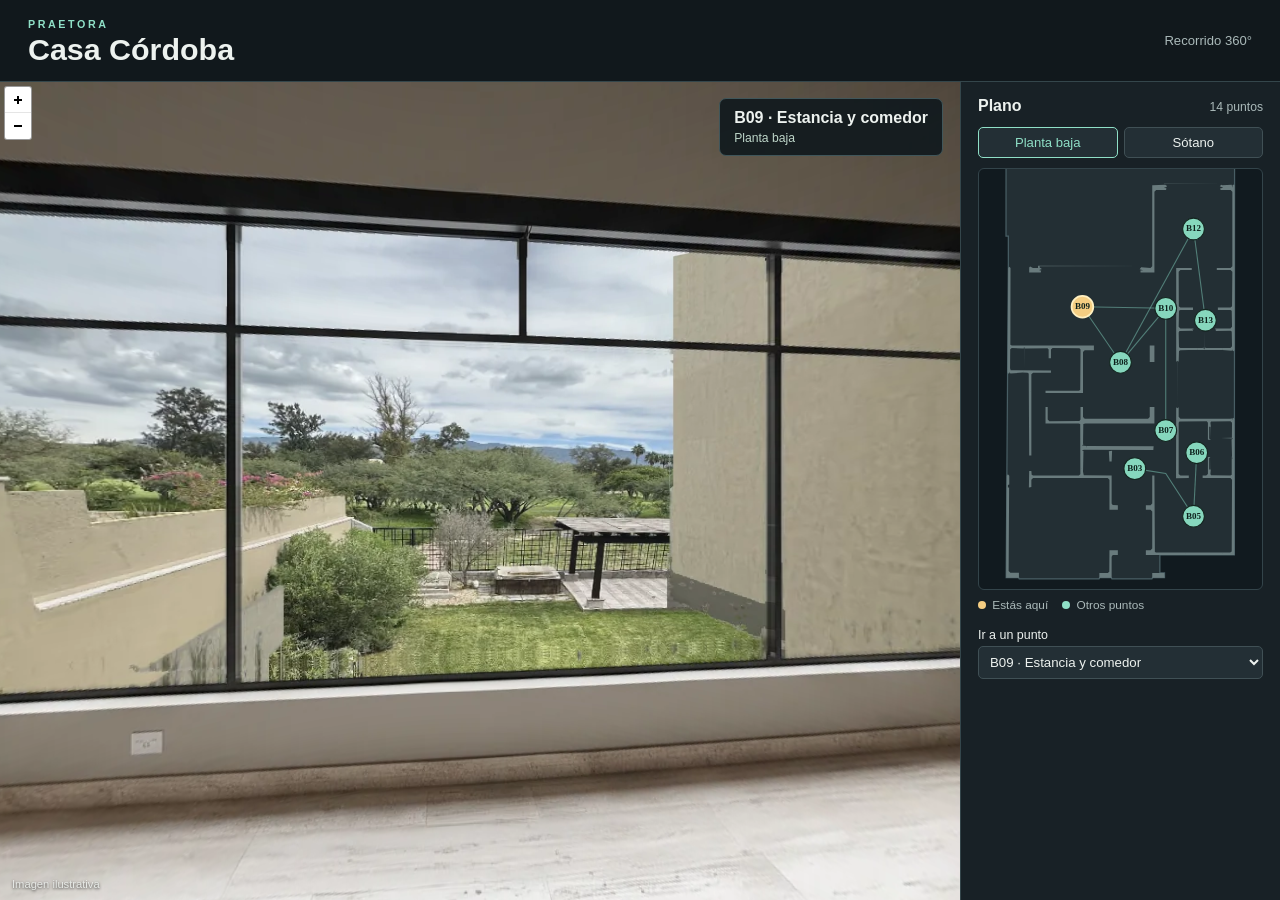
<file: recorridos/cordoba/index.html>
<!doctype html>
<html lang="es">
<head>
<meta charset="utf-8">
<meta name="viewport" content="width=device-width, initial-scale=1">
<meta http-equiv="Content-Security-Policy" content="default-src 'none'; script-src 'unsafe-inline'; style-src 'unsafe-inline'; img-src 'self' data: blob:; connect-src 'self' data: blob:; worker-src blob:; base-uri 'none'; form-action 'none'">
<title>Casa Córdoba · Recorrido 360°</title>
<link rel="icon" href="data:,">
<style>/* Pannellum 2.5.6, https://github.com/mpetroff/pannellum */
.pnlm-container{margin:0;padding:0;overflow:hidden;position:relative;cursor:default;width:100%;height:100%;font-family:Helvetica,"Nimbus Sans L","Liberation Sans",Arial,sans-serif;background:#f4f4f4 url('data:image/svg+xml,%3Csvg%20xmlns%3D%22http%3A%2F%2Fwww.w3.org%2F2000%2Fsvg%22%20width%3D%2267%22%20height%3D%22100%22%20viewBox%3D%220%200%2067%20100%22%3E%0A%3Cpath%20stroke%3D%22%23ccc%22%20fill%3D%22none%22%20d%3D%22M33.5%2C50%2C0%2C63%2C33.5%2C75%2C67%2C63%2C33.5%2C50m-33.5-50%2C67%2C25m-0.5%2C0%2C0%2C75m-66.5-75%2C67-25m-33.5%2C75%2C0%2C25m0-100%2C0%2C50%22%2F%3E%0A%3C%2Fsvg%3E%0A') repeat;-webkit-user-select:none;-khtml-user-select:none;-moz-user-select:none;-o-user-select:none;-ms-user-select:none;user-select:none;outline:0;line-height:1.4;contain:content}.pnlm-container *{box-sizing:content-box}.pnlm-ui{position:absolute;width:100%;height:100%;z-index:1}.pnlm-grab{cursor:grab;cursor:url('data:image/svg+xml,%3Csvg%20xmlns%3D%22http%3A%2F%2Fwww.w3.org%2F2000%2Fsvg%22%20height%3D%2226%22%20width%3D%2226%22%3E%0A%3Cpath%20stroke%3D%22%23000%22%20stroke-width%3D%221px%22%20fill%3D%22%23fff%22%20d%3D%22m15.3%2020.5s6.38-6.73%204.64-8.24-3.47%201.01-3.47%201.01%203.61-5.72%201.41-6.49c-2.2-0.769-3.33%204.36-3.33%204.36s0.873-5.76-1.06-5.76-1.58%205.39-1.58%205.39-0.574-4.59-2.18-4.12c-1.61%200.468-0.572%205.51-0.572%205.51s-1.58-4.89-2.93-3.79c-1.35%201.11%200.258%205.25%200.572%206.62%200.836%202.43%202.03%202.94%202.17%205.55%22%2F%3E%0A%3C%2Fsvg%3E%0A') 12 8,default}.pnlm-grabbing{cursor:grabbing;cursor:url('data:image/svg+xml,%3Csvg%20xmlns%3D%22http%3A%2F%2Fwww.w3.org%2F2000%2Fsvg%22%20height%3D%2226%22%20width%3D%2226%22%3E%0A%3Cpath%20stroke%3D%22%23000%22%20stroke-width%3D%221px%22%20fill%3D%22%23fff%22%20d%3D%22m15.3%2020.5s5.07-5.29%203.77-6.74c-1.31-1.45-2.53%200.14-2.53%200.14s2.74-3.29%200.535-4.06c-2.2-0.769-2.52%201.3-2.52%201.3s0.81-2.13-1.12-2.13-1.52%201.77-1.52%201.77-0.261-1.59-1.87-1.12c-1.61%200.468-0.874%202.17-0.874%202.17s-0.651-1.55-2-0.445c-1.35%201.11-0.68%202.25-0.365%203.62%200.836%202.43%202.03%202.94%202.17%205.55%22%2F%3E%0A%3C%2Fsvg%3E%0A') 12 8,default}.pnlm-sprite{background-image:url('data:image/svg+xml,%3Csvg%20xmlns%3D%22http%3A%2F%2Fwww.w3.org%2F2000%2Fsvg%22%20width%3D%2226%22%20height%3D%22208%22%3E%0A%3Ccircle%20fill-opacity%3D%22.78%22%20cy%3D%22117%22%20cx%3D%2213%22%20r%3D%2211%22%20fill%3D%22%23fff%22%2F%3E%0A%3Ccircle%20fill-opacity%3D%22.78%22%20cy%3D%22143%22%20cx%3D%2213%22%20r%3D%2211%22%20fill%3D%22%23fff%22%2F%3E%0A%3Ccircle%20cy%3D%22169%22%20cx%3D%2213%22%20r%3D%227%22%20fill%3D%22none%22%20stroke%3D%22%23000%22%20stroke-width%3D%222%22%2F%3E%0A%3Ccircle%20cy%3D%22195%22%20cx%3D%2213%22%20r%3D%227%22%20fill%3D%22none%22%20stroke%3D%22%23000%22%20stroke-width%3D%222%22%2F%3E%0A%3Ccircle%20cx%3D%2213%22%20cy%3D%22195%22%20r%3D%222.5%22%2F%3E%0A%3Cpath%20d%3D%22m5%2083v6h2v-4h4v-2zm10%200v2h4v4h2v-6zm-5%205v6h6v-6zm-5%205v6h6v-2h-4v-4zm14%200v4h-4v2h6v-6z%22%2F%3E%0A%3Cpath%20d%3D%22m13%20110a7%207%200%200%200%20-7%207%207%207%200%200%200%207%207%207%207%200%200%200%207%20-7%207%207%200%200%200%20-7%20-7zm-1%203h2v2h-2zm0%203h2v5h-2z%22%2F%3E%0A%3Cpath%20d%3D%22m5%2057v6h2v-4h4v-2zm10%200v2h4v4h2v-6zm-10%2010v6h6v-2h-4v-4zm14%200v4h-4v2h6v-6z%22%2F%3E%0A%3Cpath%20d%3D%22m17%2038v2h-8v-2z%22%2F%3E%0A%3Cpath%20d%3D%22m12%209v3h-3v2h3v3h2v-3h3v-2h-3v-3z%22%2F%3E%0A%3Cpath%20d%3D%22m13%20136-6.125%206.125h4.375v7.875h3.5v-7.875h4.375z%22%2F%3E%0A%3Cpath%20d%3D%22m10.428%20173.33v-5.77l5-2.89v5.77zm1-1.73%203-1.73-3.001-1.74z%22%2F%3E%0A%3C%2Fsvg%3E%0A')}.pnlm-container:-moz-full-screen{height:100%!important;width:100%!important;position:static!important}.pnlm-container:-webkit-full-screen{height:100%!important;width:100%!important;position:static!important}.pnlm-container:-ms-fullscreen{height:100%!important;width:100%!important;position:static!important}.pnlm-container:fullscreen{height:100%!important;width:100%!important;position:static!important}.pnlm-render-container{cursor:inherit;position:absolute;height:100%;width:100%}.pnlm-controls{margin-top:4px;background-color:#fff;border:1px solid #999;border-color:rgba(0,0,0,0.4);border-radius:3px;cursor:pointer;z-index:2;-webkit-transform:translateZ(9999px);transform:translateZ(9999px)}.pnlm-control:hover{background-color:#f8f8f8}.pnlm-controls-container{position:absolute;top:0;left:4px;z-index:1}.pnlm-zoom-controls{width:26px;height:52px}.pnlm-zoom-in{width:100%;height:50%;position:absolute;top:0;border-radius:3px 3px 0 0}.pnlm-zoom-out{width:100%;height:50%;position:absolute;bottom:0;background-position:0 -26px;border-top:1px solid #ddd;border-top-color:rgba(0,0,0,0.10);border-radius:0 0 3px 3px}.pnlm-fullscreen-toggle-button,.pnlm-orientation-button,.pnlm-hot-spot-debug-indicator{width:26px;height:26px}.pnlm-hot-spot-debug-indicator{position:absolute;top:50%;left:50%;width:26px;height:26px;margin:-13px 0 0 -13px;background-color:rgba(255,255,255,0.5);border-radius:13px;display:none}.pnlm-orientation-button-inactive{background-position:0 -156px}.pnlm-orientation-button-active{background-position:0 -182px}.pnlm-fullscreen-toggle-button-inactive{background-position:0 -52px}.pnlm-fullscreen-toggle-button-active{background-position:0 -78px}.pnlm-panorama-info{position:absolute;bottom:4px;background-color:rgba(0,0,0,0.7);border-radius:0 3px 3px 0;padding-right:10px;color:#fff;text-align:left;display:none;z-index:2;-webkit-transform:translateZ(9999px);transform:translateZ(9999px)}.pnlm-title-box{position:relative;font-size:20px;display:table;padding-left:5px;margin-bottom:3px}.pnlm-author-box{position:relative;font-size:12px;display:table;padding-left:5px}.pnlm-load-box{position:absolute;top:50%;left:50%;width:200px;height:150px;margin:-75px 0 0 -100px;background-color:rgba(0,0,0,0.7);border-radius:3px;text-align:center;font-size:20px;display:none;color:#fff}.pnlm-load-box p{margin:20px 0}.pnlm-lbox{position:absolute;top:50%;left:50%;width:20px;height:20px;margin:-10px 0 0 -10px;display:none}.pnlm-loading{animation-duration:1.5s;-webkit-animation-duration:1.5s;animation-name:pnlm-mv;-webkit-animation-name:pnlm-mv;animation-iteration-count:infinite;-webkit-animation-iteration-count:infinite;animation-timing-function:linear;-webkit-animation-timing-function:linear;height:10px;width:10px;background-color:#fff;position:relative}@keyframes pnlm-mv{from{left:0;top:0}25%{left:10px;top:0}50%{left:10px;top:10px}75%{left:0;top:10px}to{left:0;top:0}}@-webkit-keyframes pnlm-mv{from{left:0;top:0}25%{left:10px;top:0}50%{left:10px;top:10px}75%{left:0;top:10px}to{left:0;top:0}}.pnlm-load-button{position:absolute;top:50%;left:50%;width:200px;height:100px;margin:-50px 0 0 -100px;background-color:rgba(0,0,0,.7);border-radius:3px;text-align:center;font-size:20px;display:table;color:#fff;cursor:pointer}.pnlm-load-button:hover{background-color:rgba(0,0,0,.8)}.pnlm-load-button p{display:table-cell;vertical-align:middle}.pnlm-info-box{font-size:15px;position:absolute;top:50%;left:50%;width:200px;height:150px;margin:-75px 0 0 -100px;background-color:#000;border-radius:3px;display:table;text-align:center;color:#fff;table-layout:fixed}.pnlm-info-box a,.pnlm-author-box a{color:#fff;word-wrap:break-word;overflow-wrap:break-word}.pnlm-info-box p{display:table-cell;vertical-align:middle;padding:0 5px 0 5px}.pnlm-error-msg{display:none}.pnlm-about-msg{font-size:11px;line-height:11px;color:#fff;padding:5px 8px 5px 8px;background:rgba(0,0,0,0.7);border-radius:3px;position:absolute;top:50px;left:50px;display:none;opacity:0;-moz-transition:opacity .3s ease-in-out;-webkit-transition:opacity .3s ease-in-out;-o-transition:opacity .3s ease-in-out;-ms-transition:opacity .3s ease-in-out;transition:opacity .3s ease-in-out;z-index:1}.pnlm-about-msg a:link,.pnlm-about-msg a:visited{color:#fff}.pnlm-about-msg a:hover,.pnlm-about-msg a:active{color:#eee}.pnlm-hotspot-base{position:absolute;visibility:hidden;cursor:default;vertical-align:middle;top:0;z-index:1}.pnlm-hotspot{height:26px;width:26px;border-radius:13px}.pnlm-hotspot:hover{background-color:rgba(255,255,255,0.2)}.pnlm-hotspot.pnlm-info{background-position:0 -104px}.pnlm-hotspot.pnlm-scene{background-position:0 -130px}div.pnlm-tooltip span{visibility:hidden;position:absolute;border-radius:3px;background-color:rgba(0,0,0,0.7);color:#fff;text-align:center;max-width:200px;padding:5px 10px;margin-left:-220px;cursor:default}div.pnlm-tooltip:hover span{visibility:visible}div.pnlm-tooltip:hover span:after{content:'';position:absolute;width:0;height:0;border-width:10px;border-style:solid;border-color:rgba(0,0,0,0.7) transparent transparent transparent;bottom:-20px;left:-10px;margin:0 50%}.pnlm-compass{position:absolute;width:50px;height:50px;right:4px;bottom:4px;border-radius:25px;background-image:url('data:image/svg+xml,%3Csvg%20xmlns%3D%22http%3A%2F%2Fwww.w3.org%2F2000%2Fsvg%22%20height%3D%2250%22%20width%3D%2250%22%3E%0A%3Cpath%20d%3D%22m24.5078%206-3.2578%2018h7.5l-3.25781-18h-0.984376zm-3.2578%2020%203.2578%2018h0.9844l3.2578-18h-7.5zm1.19531%200.9941h5.10938l-2.5547%2014.1075-2.5547-14.1075z%22%2F%3E%0A%3C%2Fsvg%3E%0A');cursor:default;display:none}.pnlm-world{position:absolute;left:50%;top:50%}.pnlm-face{position:absolute;-webkit-transform-origin:0 0;transform-origin:0 0}.pnlm-dragfix,.pnlm-preview-img{position:absolute;height:100%;width:100%}.pnlm-preview-img{background-size:cover;background-position:center}.pnlm-lbar{width:150px;margin:0 auto;border:#fff 1px solid;height:6px}.pnlm-lbar-fill{background:#fff;height:100%;width:0}.pnlm-lmsg{font-size:12px}.pnlm-fade-img{position:absolute;top:0;left:0}.pnlm-pointer{cursor:pointer}
</style>
<style>:root {
  color-scheme: dark; font-family: "Segoe UI", sans-serif;
  background: #11181c; color: #edf2ef; --line: #34464b; --muted: #aab9b9; --mint: #8fe0c7;
}
* { box-sizing: border-box; }
body { margin: 0; }
header { height: 82px; display: flex; align-items: center; justify-content: space-between; padding: 12px 28px; border-bottom: 1px solid var(--line); }
.marca { letter-spacing: .24em; font-size: .67rem; color: var(--mint); font-weight: 700; }
h1, h2, p { margin: 0; }
h1 { font-size: clamp(1.35rem, 3vw, 1.9rem); font-weight: 600; }
h2 { font-size: 1rem; }
.tipo { color: var(--muted); font-size: .82rem; font-weight: 500; }
main { display: grid; grid-template-columns: minmax(0,1fr) 320px; min-height: calc(100dvh - 82px); }
.escena { position: relative; min-height: 470px; background: #222b2e; overflow: hidden; }
#panorama { position: absolute; inset: 0; }
.placa { position: absolute; z-index: 2; top: 16px; right: 17px; max-width: calc(100% - 125px); pointer-events: none; background: #10191de8; border: 1px solid #40565a; padding: 10px 14px; border-radius: 7px; }
.placa h2 { font-size: clamp(.78rem, 2.3vw, 1rem); }
#estado-punto { color: #bed6c9; font-size: .76rem; margin-top: 4px; }
.aviso { position: absolute; z-index: 2; bottom: 16px; left: 50%; transform: translateX(-50%); width: max-content; max-width: calc(100% - 20px); padding: 8px 14px; text-align: center; line-height: 1.25; color: #241c10; background: #f5ce82; border-radius: 5px; font-size: .73rem; font-weight: 750; letter-spacing: .06em; pointer-events: none; }
#error { position: absolute; z-index: 4; left: 10%; top: 46%; right: 10%; background: #3b2624; padding: 10px; }
aside { padding: 15px 17px; border-left: 1px solid var(--line); background: #182126; min-width: 0; }
.cab-plano { display: flex; align-items: baseline; justify-content: space-between; margin-bottom: 12px; }
#contador { font-size: .76rem; color: var(--muted); }
.plantas { display: flex; gap: 6px; margin-bottom: 10px; }
button, select { font: inherit; color: inherit; background: #232f35; border: 1px solid #405055; border-radius: 5px; }
.plantas button { flex: 1; padding: 7px 4px; font-size: .82rem; cursor: pointer; }
.plantas button[aria-pressed="true"] { border-color: var(--mint); color: var(--mint); }
#mapa { background: #111a1f; border: 1px solid #33444a; border-radius: 6px; overflow: hidden; }
#mapa svg { display: block; width: 100%; height: min(52vh, 420px); min-height: 270px; }
.contorno { fill: #232f34; stroke: #485e64; stroke-width: .08; }
.muros { fill: #697b7d; fill-rule: evenodd; }
.tramo { stroke: #7dc7b7; stroke-width: .07; opacity: .52; }
.nodo circle { fill: #86d7bd; stroke: #142520; stroke-width: .07; }
.nodo text { text-anchor: middle; dominant-baseline: middle; fill: #0d211c; font: 700 .58px "Segoe UI"; pointer-events: none; }
.nodo.disponible { cursor: pointer; }
.nodo.sin-foto circle { fill: #617075; stroke: #90a0a4; }
.nodo.sin-foto text { fill: #f4f6f7; }
.nodo.actual circle { fill: #f5ce82; stroke: #fff0c1; stroke-width: .11; }
.nodo:focus-visible circle { stroke: white; stroke-width: .15; }
.leyenda { display: flex; flex-wrap: wrap; gap: 5px 14px; color: var(--muted); margin: 8px 0 16px; font-size: .74rem; }
.leyenda i { display: inline-block; width: 8px; height: 8px; border-radius: 50%; background: var(--mint); margin-right: 3px; }
.leyenda i.gris { background: #7f8c91; }
label { display: block; font-size: .78rem; padding-bottom: 4px; }
select { max-width: 100%; width: 100%; padding: 7px; font-size: .83rem; }
.pnlm-container { background: #222b2e; }
.pnlm-hotspot-base.salto { width: 36px; height: 36px; border: 2px solid #edfff8; border-radius: 50%; background: #102522e8; color: #f0fff8; display: grid; place-items: center; cursor: pointer; box-shadow: 0 2px 5px #1119; }
.salto .flecha { display: block; font-size: 23px; line-height: 1; }
.salto .destino { position: absolute; top: 36px; left: 50%; transform: translateX(-50%); background: #102522e8; border-radius: 3px; padding: 2px 5px; font-size: 10px; }
.pnlm-about-msg { display: none !important; }
@media (max-width: 760px) {
  header { height: 62px; padding: 8px 14px; }
  main { display: block; min-height: auto; }
  .escena { height: 62dvh; min-height: 300px; }
  aside { border-top: 1px solid var(--line); border-left: 0; padding: 12px 14px; }
  #mapa svg { height: 320px; }
}




a.marca { text-decoration: none; }
.nota-ilustrativa { position: absolute; z-index: 2; left: 12px; bottom: 10px; margin: 0; font-size: .7rem; color: #edf2ef; opacity: .75; text-shadow: 0 1px 3px #000; pointer-events: none; }
.leyenda i.actual { background: #f5ce82; }
</style>




</head>
<body>
<header><div><a class="marca" href="../../">PRAETORA</a><h1>Casa Córdoba</h1></div><strong class="tipo">Recorrido 360°</strong></header>
<main>
  <section class="escena" aria-label="Panorama actual">
    <div id="panorama"></div>
    <div class="placa"><h2 id="punto"></h2><p id="estado-punto" role="status"></p></div>
    <p class="nota-ilustrativa">Imagen ilustrativa</p>
    <p id="error" role="alert" hidden></p>
  </section>
  <aside aria-label="Navegación del recorrido">
    <div class="cab-plano"><h2>Plano</h2><span id="contador"></span></div>
    <div id="plantas" class="plantas" aria-label="Planta">
      <button type="button" data-planta="pb">Planta baja</button>
      <button type="button" data-planta="so">Sótano</button>
    </div>
    <div id="mapa"></div>
    <div class="leyenda"><span><i class="actual"></i> Estás aquí</span><span><i></i> Otros puntos</span></div>
    <label for="selector">Ir a un punto</label>
    <select id="selector"></select>
  </aside>
</main>
<noscript>Activa JavaScript para abrir el recorrido.</noscript>
<script id="estado" type="application/json">{"puntos":{"B03":{"tipo":"foto","archivo":"fotos/B03.webp"},"B05":{"tipo":"foto","archivo":"fotos/B05.webp"},"B06":{"tipo":"foto","archivo":"fotos/B06.webp"},"B07":{"tipo":"foto","archivo":"fotos/B07.webp"},"B08":{"tipo":"foto","archivo":"fotos/B08.webp"},"B09":{"tipo":"foto","archivo":"fotos/B09.webp"},"B10":{"tipo":"foto","archivo":"fotos/B10.webp"},"B12":{"tipo":"foto","archivo":"fotos/B12.webp"},"B13":{"tipo":"foto","archivo":"fotos/B13.webp"},"S01":{"tipo":"foto","archivo":"fotos/S01.webp"},"S02":{"tipo":"foto","archivo":"fotos/S02.webp"},"S03":{"tipo":"foto","archivo":"fotos/S03.webp"},"S05":{"tipo":"foto","archivo":"fotos/S05.webp"},"S06":{"tipo":"foto","archivo":"fotos/S06.webp"}}}</script>
<script>/*
 * libpannellum - A WebGL and CSS 3D transform based Panorama Renderer
 * Copyright (c) 2012-2019 Matthew Petroff
 * 
 * Permission is hereby granted, free of charge, to any person obtaining a copy
 * of this software and associated documentation files (the "Software"), to deal
 * in the Software without restriction, including without limitation the rights
 * to use, copy, modify, merge, publish, distribute, sublicense, and/or sell
 * copies of the Software, and to permit persons to whom the Software is
 * furnished to do so, subject to the following conditions:
 * 
 * The above copyright notice and this permission notice shall be included in
 * all copies or substantial portions of the Software.
 * 
 * THE SOFTWARE IS PROVIDED "AS IS", WITHOUT WARRANTY OF ANY KIND, EXPRESS OR
 * IMPLIED, INCLUDING BUT NOT LIMITED TO THE WARRANTIES OF MERCHANTABILITY,
 * FITNESS FOR A PARTICULAR PURPOSE AND NONINFRINGEMENT. IN NO EVENT SHALL THE
 * AUTHORS OR COPYRIGHT HOLDERS BE LIABLE FOR ANY CLAIM, DAMAGES OR OTHER
 * LIABILITY, WHETHER IN AN ACTION OF CONTRACT, TORT OR OTHERWISE, ARISING FROM,
 * OUT OF OR IN CONNECTION WITH THE SOFTWARE OR THE USE OR OTHER DEALINGS IN
 * THE SOFTWARE.
 */

window.libpannellum = (function(window, document, undefined) {

'use strict';

/**
 * Creates a new panorama renderer.
 * @constructor
 * @param {HTMLElement} container - The container element for the renderer.
 */
function Renderer(container) {
    var canvas = document.createElement('canvas');
    canvas.style.width = canvas.style.height = '100%';
    container.appendChild(canvas);

    var program, gl, vs, fs;
    var fallbackImgSize;
    var world;
    var vtmps;
    var pose;
    var image, imageType, dynamic;
    var texCoordBuffer, cubeVertBuf, cubeVertTexCoordBuf, cubeVertIndBuf;
    var globalParams;

    /**
     * Initialize renderer.
     * @memberof Renderer
     * @instance
     * @param {Image|Array|Object} image - Input image; format varies based on
     *      `imageType`. For `equirectangular`, this is an image; for
     *      `cubemap`, this is an array of images for the cube faces in the
     *      order [+z, +x, -z, -x, +y, -y]; for `multires`, this is a
     *      configuration object.
     * @param {string} imageType - The type of the image: `equirectangular`,
     *      `cubemap`, or `multires`.
     * @param {boolean} dynamic - Whether or not the image is dynamic (e.g. video).
     * @param {number} haov - Initial horizontal angle of view.
     * @param {number} vaov - Initial vertical angle of view.
     * @param {number} voffset - Initial vertical offset angle.
     * @param {function} callback - Load callback function.
     * @param {Object} [params] - Other configuration parameters (`horizonPitch`, `horizonRoll`, `backgroundColor`).
     */
    this.init = function(_image, _imageType, _dynamic, haov, vaov, voffset, callback, params) {
        // Default argument for image type
        if (_imageType === undefined)
            _imageType = 'equirectangular';

        if (_imageType != 'equirectangular' && _imageType != 'cubemap' &&
            _imageType != 'multires') {
            console.log('Error: invalid image type specified!');
            throw {type: 'config error'};
        }

        imageType = _imageType;
        image = _image;
        dynamic = _dynamic;
        globalParams = params || {};

        // Clear old data
        if (program) {
            if (vs) {
                gl.detachShader(program, vs);
                gl.deleteShader(vs);
            }
            if (fs) {
                gl.detachShader(program, fs);
                gl.deleteShader(fs);
            }
            gl.bindBuffer(gl.ARRAY_BUFFER, null);
            gl.bindBuffer(gl.ELEMENT_ARRAY_BUFFER, null);
            if (program.texture)
                gl.deleteTexture(program.texture);
            if (program.nodeCache)
                for (var i = 0; i < program.nodeCache.length; i++)
                    gl.deleteTexture(program.nodeCache[i].texture);
            gl.deleteProgram(program);
            program = undefined;
        }
        pose = undefined;

        var s;
        var faceMissing = false;
        var cubeImgWidth;
        if (imageType == 'cubemap') {
            for (s = 0; s < 6; s++) {
                if (image[s].width > 0) {
                    if (cubeImgWidth === undefined)
                        cubeImgWidth = image[s].width;
                    if (cubeImgWidth != image[s].width)
                        console.log('Cube faces have inconsistent widths: ' + cubeImgWidth + ' vs. ' + image[s].width);
                } else
                    faceMissing = true;
            }
        }
        function fillMissingFaces(imgSize) {
            if (faceMissing) { // Fill any missing fallback/cubemap faces with background
                var nbytes = imgSize * imgSize * 4; // RGB, plus non-functional alpha
                var imageArray = new Uint8ClampedArray(nbytes);
                var rgb = params.backgroundColor ? params.backgroundColor : [0, 0, 0];
                rgb[0] *= 255;
                rgb[1] *= 255;
                rgb[2] *= 255;
                // Maybe filling could be done faster, see e.g. https://stackoverflow.com/questions/1295584/most-efficient-way-to-create-a-zero-filled-javascript-array
                for (var i = 0; i < nbytes; i++) {
                    imageArray[i++] = rgb[0];
                    imageArray[i++] = rgb[1];
                    imageArray[i++] = rgb[2];
                }
                var backgroundSquare = new ImageData(imageArray, imgSize, imgSize);
                for (s = 0; s < 6; s++) {
                    if (image[s].width == 0)
                        image[s] = backgroundSquare;
                }
            }
        }
        
        // This awful browser specific test exists because iOS 8/9 and IE 11
        // don't display non-power-of-two cubemap textures but also don't
        // throw an error (tested on an iPhone 5c / iOS 8.1.3 / iOS 9.2 /
        // iOS 10.3.1).
        // Therefore, the WebGL context is never created for these browsers for
        // NPOT cubemaps, and the CSS 3D transform fallback renderer is used
        // instead.
        if (!(imageType == 'cubemap' &&
            (cubeImgWidth & (cubeImgWidth - 1)) !== 0 &&
            (navigator.userAgent.toLowerCase().match(/(iphone|ipod|ipad).* os 8_/) ||
            navigator.userAgent.toLowerCase().match(/(iphone|ipod|ipad).* os 9_/) ||
            navigator.userAgent.toLowerCase().match(/(iphone|ipod|ipad).* os 10_/) ||
            navigator.userAgent.match(/Trident.*rv[ :]*11\./)))) {
            // Enable WebGL on canvas
            if (!gl)
                gl = canvas.getContext('experimental-webgl', {alpha: false, depth: false});
            if (gl && gl.getError() == 1286)
                handleWebGLError1286();
        }
        
        // If there is no WebGL, fall back to CSS 3D transform renderer.
        // This will discard the image loaded so far and load the fallback image.
        // While browser specific tests are usually frowned upon, the
        // fallback viewer only really works with WebKit/Blink and IE 10/11
        // (it doesn't work properly in Firefox).
        if (!gl && ((imageType == 'multires' && image.hasOwnProperty('fallbackPath')) ||
            imageType == 'cubemap') &&
            ('WebkitAppearance' in document.documentElement.style ||
            navigator.userAgent.match(/Trident.*rv[ :]*11\./) ||
            navigator.appVersion.indexOf('MSIE 10') !== -1)) {
            // Remove old world if it exists
            if (world) {
                container.removeChild(world);
            }
            
            // Initialize renderer
            world = document.createElement('div');
            world.className = 'pnlm-world';
            
            // Add images
            var path;
            if (image.basePath) {
                path = image.basePath + image.fallbackPath;
            } else {
                path = image.fallbackPath;
            }
            var sides = ['f', 'r', 'b', 'l', 'u', 'd'];
            var loaded = 0;
            var onLoad = function() {
                // Draw image on canvas
                var faceCanvas = document.createElement('canvas');
                faceCanvas.className = 'pnlm-face pnlm-' + sides[this.side] + 'face';
                world.appendChild(faceCanvas);
                var faceContext = faceCanvas.getContext('2d');
                faceCanvas.style.width = this.width + 4 + 'px';
                faceCanvas.style.height = this.height + 4 + 'px';
                faceCanvas.width = this.width + 4;
                faceCanvas.height = this.height + 4;
                faceContext.drawImage(this, 2, 2);
                var imgData = faceContext.getImageData(0, 0, faceCanvas.width, faceCanvas.height);
                var data = imgData.data;
                
                // Duplicate edge pixels
                var i;
                var j;
                for (i = 2; i < faceCanvas.width - 2; i++) {
                    for (j = 0; j < 4; j++) {
                        data[(i + faceCanvas.width) * 4 + j] = data[(i + faceCanvas.width * 2) * 4 + j];
                        data[(i + faceCanvas.width * (faceCanvas.height - 2)) * 4 + j] = data[(i + faceCanvas.width * (faceCanvas.height - 3)) * 4 + j];
                    }
                }
                for (i = 2; i < faceCanvas.height - 2; i++) {
                    for (j = 0; j < 4; j++) {
                        data[(i * faceCanvas.width + 1) * 4 + j] = data[(i * faceCanvas.width + 2) * 4 + j];
                        data[((i + 1) * faceCanvas.width - 2) * 4 + j] = data[((i + 1) * faceCanvas.width - 3) * 4 + j];
                    }
                }
                for (j = 0; j < 4; j++) {
                    data[(faceCanvas.width + 1) * 4 + j] = data[(faceCanvas.width * 2 + 2) * 4 + j];
                    data[(faceCanvas.width * 2 - 2) * 4 + j] = data[(faceCanvas.width * 3 - 3) * 4 + j];
                    data[(faceCanvas.width * (faceCanvas.height - 2) + 1) * 4 + j] = data[(faceCanvas.width * (faceCanvas.height - 3) + 2) * 4 + j];
                    data[(faceCanvas.width * (faceCanvas.height - 1) - 2) * 4 + j] = data[(faceCanvas.width * (faceCanvas.height - 2) - 3) * 4 + j];
                }
                for (i = 1; i < faceCanvas.width - 1; i++) {
                    for (j = 0; j < 4; j++) {
                        data[i * 4 + j] = data[(i + faceCanvas.width) * 4 + j];
                        data[(i + faceCanvas.width * (faceCanvas.height - 1)) * 4 + j] = data[(i + faceCanvas.width * (faceCanvas.height - 2)) * 4 + j];
                    }
                }
                for (i = 1; i < faceCanvas.height - 1; i++) {
                    for (j = 0; j < 4; j++) {
                        data[(i * faceCanvas.width) * 4 + j] = data[(i * faceCanvas.width + 1) * 4 + j];
                        data[((i + 1) * faceCanvas.width - 1) * 4 + j] = data[((i + 1) * faceCanvas.width - 2) * 4 + j];
                    }
                }
                for (j = 0; j < 4; j++) {
                    data[j] = data[(faceCanvas.width + 1) * 4 + j];
                    data[(faceCanvas.width - 1) * 4 + j] = data[(faceCanvas.width * 2 - 2) * 4 + j];
                    data[(faceCanvas.width * (faceCanvas.height - 1)) * 4 + j] = data[(faceCanvas.width * (faceCanvas.height - 2) + 1) * 4 + j];
                    data[(faceCanvas.width * faceCanvas.height - 1) * 4 + j] = data[(faceCanvas.width * (faceCanvas.height - 1) - 2) * 4 + j];
                }
                
                // Draw image width duplicated edge pixels on canvas
                faceContext.putImageData(imgData, 0, 0);
                
                incLoaded.call(this);
            };
            var incLoaded = function() {
                if (this.width > 0) {
                    if (fallbackImgSize === undefined)
                        fallbackImgSize = this.width;
                    if (fallbackImgSize != this.width)
                        console.log('Fallback faces have inconsistent widths: ' + fallbackImgSize + ' vs. ' + this.width);
                } else
                    faceMissing = true;
                loaded++;
                if (loaded == 6) {
                    fallbackImgSize = this.width;
                    container.appendChild(world);
                    callback();
                }
            };
            faceMissing = false;
            for (s = 0; s < 6; s++) {
                var faceImg = new Image();
                faceImg.crossOrigin = globalParams.crossOrigin ? globalParams.crossOrigin : 'anonymous';
                faceImg.side = s;
                faceImg.onload = onLoad;
                faceImg.onerror = incLoaded; // ignore missing face to support partial fallback image
                if (imageType == 'multires') {
                    faceImg.src = path.replace('%s', sides[s]) + '.' + image.extension;
                } else {
                    faceImg.src = image[s].src;
                }
            }
            fillMissingFaces(fallbackImgSize);
            return;
        } else if (!gl) {
            console.log('Error: no WebGL support detected!');
            throw {type: 'no webgl'};
        }
        if (imageType == 'cubemap')
            fillMissingFaces(cubeImgWidth);
        if (image.basePath) {
            image.fullpath = image.basePath + image.path;
        } else {
            image.fullpath = image.path;
        }
        image.invTileResolution = 1 / image.tileResolution;
        
        var vertices = createCube();
        vtmps = [];
        for (s = 0; s < 6; s++) {
            vtmps[s] = vertices.slice(s * 12, s * 12 + 12);
            vertices = createCube();
        }
        
        // Make sure image isn't too big
        var maxWidth = 0;
        if (imageType == 'equirectangular') {
            maxWidth = gl.getParameter(gl.MAX_TEXTURE_SIZE);
            if (Math.max(image.width / 2, image.height) > maxWidth) {
                console.log('Error: The image is too big; it\'s ' + image.width + 'px wide, '+
                            'but this device\'s maximum supported size is ' + (maxWidth * 2) + 'px.');
                throw {type: 'webgl size error', width: image.width, maxWidth: maxWidth * 2};
            }
        } else if (imageType == 'cubemap') {
            if (cubeImgWidth > gl.getParameter(gl.MAX_CUBE_MAP_TEXTURE_SIZE)) {
                console.log('Error: The image is too big; it\'s ' + cubeImgWidth + 'px wide, ' +
                            'but this device\'s maximum supported size is ' + maxWidth + 'px.');
                throw {type: 'webgl size error', width: cubeImgWidth, maxWidth: maxWidth};
            }
        }

        // Store horizon pitch and roll if applicable
        if (params !== undefined && (params.horizonPitch !== undefined || params.horizonRoll !== undefined))
            pose = [params.horizonPitch == undefined ? 0 : params.horizonPitch,
                    params.horizonRoll == undefined ? 0 : params.horizonRoll];

        // Set 2d texture binding
        var glBindType = gl.TEXTURE_2D;

        // Create viewport for entire canvas
        gl.viewport(0, 0, gl.drawingBufferWidth, gl.drawingBufferHeight);

        // Check precision support
        if (gl.getShaderPrecisionFormat) {
            var precision = gl.getShaderPrecisionFormat(gl.FRAGMENT_SHADER, gl.HIGH_FLOAT);
            if (precision && precision.precision < 1) {
                // `highp` precision not supported; https://stackoverflow.com/a/33308927
                fragEquiCubeBase = fragEquiCubeBase.replace('highp', 'mediump');
            }
        }

        // Create vertex shader
        vs = gl.createShader(gl.VERTEX_SHADER);
        var vertexSrc = v;
        if (imageType == 'multires') {
            vertexSrc = vMulti;
        }
        gl.shaderSource(vs, vertexSrc);
        gl.compileShader(vs);

        // Create fragment shader
        fs = gl.createShader(gl.FRAGMENT_SHADER);
        var fragmentSrc = fragEquirectangular;
        if (imageType == 'cubemap') {
            glBindType = gl.TEXTURE_CUBE_MAP;
            fragmentSrc = fragCube;
        } else if (imageType == 'multires') {
            fragmentSrc = fragMulti;
        }
        gl.shaderSource(fs, fragmentSrc);
        gl.compileShader(fs);

        // Link WebGL program
        program = gl.createProgram();
        gl.attachShader(program, vs);
        gl.attachShader(program, fs);
        gl.linkProgram(program);

        // Log errors
        if (!gl.getShaderParameter(vs, gl.COMPILE_STATUS))
            console.log(gl.getShaderInfoLog(vs));
        if (!gl.getShaderParameter(fs, gl.COMPILE_STATUS))
            console.log(gl.getShaderInfoLog(fs));
        if (!gl.getProgramParameter(program, gl.LINK_STATUS))
            console.log(gl.getProgramInfoLog(program));

        // Use WebGL program
        gl.useProgram(program);

        program.drawInProgress = false;

        // Set background clear color (does not apply to cubemap/fallback image)
        var color = params.backgroundColor ? params.backgroundColor : [0, 0, 0];
        gl.clearColor(color[0], color[1], color[2], 1.0);
        gl.clear(gl.COLOR_BUFFER_BIT);

        // Look up texture coordinates location
        program.texCoordLocation = gl.getAttribLocation(program, 'a_texCoord');
        gl.enableVertexAttribArray(program.texCoordLocation);

        if (imageType != 'multires') {
            // Provide texture coordinates for rectangle
            if (!texCoordBuffer)
                texCoordBuffer = gl.createBuffer();
            gl.bindBuffer(gl.ARRAY_BUFFER, texCoordBuffer);
            gl.bufferData(gl.ARRAY_BUFFER, new Float32Array([-1,1,1,1,1,-1,-1,1,1,-1,-1,-1]), gl.STATIC_DRAW);
            gl.vertexAttribPointer(program.texCoordLocation, 2, gl.FLOAT, false, 0, 0);

            // Pass aspect ratio
            program.aspectRatio = gl.getUniformLocation(program, 'u_aspectRatio');
            gl.uniform1f(program.aspectRatio, gl.drawingBufferWidth / gl.drawingBufferHeight);

            // Locate psi, theta, focal length, horizontal extent, vertical extent, and vertical offset
            program.psi = gl.getUniformLocation(program, 'u_psi');
            program.theta = gl.getUniformLocation(program, 'u_theta');
            program.f = gl.getUniformLocation(program, 'u_f');
            program.h = gl.getUniformLocation(program, 'u_h');
            program.v = gl.getUniformLocation(program, 'u_v');
            program.vo = gl.getUniformLocation(program, 'u_vo');
            program.rot = gl.getUniformLocation(program, 'u_rot');

            // Pass horizontal extent, vertical extent, and vertical offset
            gl.uniform1f(program.h, haov / (Math.PI * 2.0));
            gl.uniform1f(program.v, vaov / Math.PI);
            gl.uniform1f(program.vo, voffset / Math.PI * 2);

            // Set background color
            if (imageType == 'equirectangular') {
                program.backgroundColor = gl.getUniformLocation(program, 'u_backgroundColor');
                gl.uniform4fv(program.backgroundColor, color.concat([1]));
            }

            // Create texture
            program.texture = gl.createTexture();
            gl.bindTexture(glBindType, program.texture);

            // Upload images to texture depending on type
            if (imageType == 'cubemap') {
                // Load all six sides of the cube map
                gl.texImage2D(gl.TEXTURE_CUBE_MAP_POSITIVE_X, 0, gl.RGB, gl.RGB, gl.UNSIGNED_BYTE, image[1]);
                gl.texImage2D(gl.TEXTURE_CUBE_MAP_NEGATIVE_X, 0, gl.RGB, gl.RGB, gl.UNSIGNED_BYTE, image[3]);
                gl.texImage2D(gl.TEXTURE_CUBE_MAP_POSITIVE_Y, 0, gl.RGB, gl.RGB, gl.UNSIGNED_BYTE, image[4]);
                gl.texImage2D(gl.TEXTURE_CUBE_MAP_NEGATIVE_Y, 0, gl.RGB, gl.RGB, gl.UNSIGNED_BYTE, image[5]);
                gl.texImage2D(gl.TEXTURE_CUBE_MAP_POSITIVE_Z, 0, gl.RGB, gl.RGB, gl.UNSIGNED_BYTE, image[0]);
                gl.texImage2D(gl.TEXTURE_CUBE_MAP_NEGATIVE_Z, 0, gl.RGB, gl.RGB, gl.UNSIGNED_BYTE, image[2]);
            } else {
                if (image.width <= maxWidth) {
                    gl.uniform1i(gl.getUniformLocation(program, 'u_splitImage'), 0);
                    // Upload image to the texture
                    gl.texImage2D(glBindType, 0, gl.RGB, gl.RGB, gl.UNSIGNED_BYTE, image);
                } else {
                    // Image needs to be split into two parts due to texture size limits
                    gl.uniform1i(gl.getUniformLocation(program, 'u_splitImage'), 1);

                    // Draw image on canvas
                    var cropCanvas = document.createElement('canvas');
                    cropCanvas.width = image.width / 2;
                    cropCanvas.height = image.height;
                    var cropContext = cropCanvas.getContext('2d');
                    cropContext.drawImage(image, 0, 0);

                    // Upload first half of image to the texture
                    var cropImage = cropContext.getImageData(0, 0, image.width / 2, image.height);
                    gl.texImage2D(glBindType, 0, gl.RGB, gl.RGB, gl.UNSIGNED_BYTE, cropImage);

                    // Create and bind texture for second half of image
                    program.texture2 = gl.createTexture();
                    gl.activeTexture(gl.TEXTURE1);
                    gl.bindTexture(glBindType, program.texture2);
                    gl.uniform1i(gl.getUniformLocation(program, 'u_image1'), 1);

                    // Upload second half of image to the texture
                    cropContext.drawImage(image, -image.width / 2, 0);
                    cropImage = cropContext.getImageData(0, 0, image.width / 2, image.height);
                    gl.texImage2D(glBindType, 0, gl.RGB, gl.RGB, gl.UNSIGNED_BYTE, cropImage);

                    // Set parameters for rendering any size
                    gl.texParameteri(glBindType, gl.TEXTURE_WRAP_S, gl.CLAMP_TO_EDGE);
                    gl.texParameteri(glBindType, gl.TEXTURE_WRAP_T, gl.CLAMP_TO_EDGE);
                    gl.texParameteri(glBindType, gl.TEXTURE_MIN_FILTER, gl.LINEAR);
                    gl.texParameteri(glBindType, gl.TEXTURE_MAG_FILTER, gl.LINEAR);

                    // Reactivate first texture unit
                    gl.activeTexture(gl.TEXTURE0);
                }
            }

            // Set parameters for rendering any size
            gl.texParameteri(glBindType, gl.TEXTURE_WRAP_S, gl.CLAMP_TO_EDGE);
            gl.texParameteri(glBindType, gl.TEXTURE_WRAP_T, gl.CLAMP_TO_EDGE);
            gl.texParameteri(glBindType, gl.TEXTURE_MIN_FILTER, gl.LINEAR);
            gl.texParameteri(glBindType, gl.TEXTURE_MAG_FILTER, gl.LINEAR);

        } else {
            // Look up vertex coordinates location
            program.vertPosLocation = gl.getAttribLocation(program, 'a_vertCoord');
            gl.enableVertexAttribArray(program.vertPosLocation);

            // Create buffers
            if (!cubeVertBuf)
                cubeVertBuf = gl.createBuffer();
            if (!cubeVertTexCoordBuf)
                cubeVertTexCoordBuf = gl.createBuffer();
            if (!cubeVertIndBuf)
                cubeVertIndBuf = gl.createBuffer();

            // Bind texture coordinate buffer and pass coordinates to WebGL
            gl.bindBuffer(gl.ARRAY_BUFFER, cubeVertTexCoordBuf);
            gl.bufferData(gl.ARRAY_BUFFER, new Float32Array([0,0,1,0,1,1,0,1]), gl.STATIC_DRAW);

            // Bind square index buffer and pass indicies to WebGL
            gl.bindBuffer(gl.ELEMENT_ARRAY_BUFFER, cubeVertIndBuf);
            gl.bufferData(gl.ELEMENT_ARRAY_BUFFER, new Uint16Array([0,1,2,0,2,3]), gl.STATIC_DRAW);

            // Find uniforms
            program.perspUniform = gl.getUniformLocation(program, 'u_perspMatrix');
            program.cubeUniform = gl.getUniformLocation(program, 'u_cubeMatrix');
            //program.colorUniform = gl.getUniformLocation(program, 'u_color');

            program.level = -1;

            program.currentNodes = [];
            program.nodeCache = [];
            program.nodeCacheTimestamp = 0;
        }

        // Check if there was an error
        var err = gl.getError();
        if (err !== 0) {
            console.log('Error: Something went wrong with WebGL!', err);
            throw {type: 'webgl error'};
        }

        callback();
     };

    /**
     * Destroy renderer.
     * @memberof Renderer
     * @instance
     */
    this.destroy = function() {
        if (container !== undefined) {
            if (canvas !== undefined && container.contains(canvas)) {
                container.removeChild(canvas);
            }
            if (world !== undefined && container.contains(world)) {
                container.removeChild(world);
            }
        }
        if (gl) {
            // The spec says this is only supposed to simulate losing the WebGL
            // context, but in practice it tends to actually free the memory.
            var extension = gl.getExtension('WEBGL_lose_context');
            if (extension)
                extension.loseContext();
        }
    };

    /**
     * Resize renderer (call after resizing container).
     * @memberof Renderer
     * @instance
     */
    this.resize = function() {
        var pixelRatio = window.devicePixelRatio || 1;
        canvas.width = canvas.clientWidth * pixelRatio;
        canvas.height = canvas.clientHeight * pixelRatio;
        if (gl) {
            if (gl.getError() == 1286)
                handleWebGLError1286();
            gl.viewport(0, 0, gl.drawingBufferWidth, gl.drawingBufferHeight);
            if (imageType != 'multires') {
                gl.uniform1f(program.aspectRatio, canvas.clientWidth / canvas.clientHeight);
            }
        }
    };
    // Initialize canvas size
    this.resize();

    /**
     * Set renderer horizon pitch and roll.
     * @memberof Renderer
     * @instance
     */
    this.setPose = function(horizonPitch, horizonRoll) {
        pose = [horizonPitch, horizonRoll];
    };

    /**
     * Render new view of panorama.
     * @memberof Renderer
     * @instance
     * @param {number} pitch - Pitch to render at (in radians).
     * @param {number} yaw - Yaw to render at (in radians).
     * @param {number} hfov - Horizontal field of view to render with (in radians).
     * @param {Object} [params] - Extra configuration parameters. 
     * @param {number} [params.roll] - Camera roll (in radians).
     * @param {boolean} [params.returnImage] - Return rendered image?
     */
    this.render = function(pitch, yaw, hfov, params) {
        var focal, i, s, roll = 0;
        if (params === undefined)
            params = {};
        if (params.roll)
            roll = params.roll;

        // Apply pitch and roll transformation if applicable
        if (pose !== undefined) {
            var horizonPitch = pose[0],
                horizonRoll = pose[1];

            // Calculate new pitch and yaw
            var orig_pitch = pitch,
                orig_yaw = yaw,
                x = Math.cos(horizonRoll) * Math.sin(pitch) * Math.sin(horizonPitch) +
                    Math.cos(pitch) * (Math.cos(horizonPitch) * Math.cos(yaw) +
                    Math.sin(horizonRoll) * Math.sin(horizonPitch) * Math.sin(yaw)),
                y = -Math.sin(pitch) * Math.sin(horizonRoll) +
                    Math.cos(pitch) * Math.cos(horizonRoll) * Math.sin(yaw),
                z = Math.cos(horizonRoll) * Math.cos(horizonPitch) * Math.sin(pitch) +
                    Math.cos(pitch) * (-Math.cos(yaw) * Math.sin(horizonPitch) +
                    Math.cos(horizonPitch) * Math.sin(horizonRoll) * Math.sin(yaw));
            pitch = Math.asin(Math.max(Math.min(z, 1), -1));
            yaw = Math.atan2(y, x);

            // Calculate roll
            var v = [Math.cos(orig_pitch) * (Math.sin(horizonRoll) * Math.sin(horizonPitch) * Math.cos(orig_yaw) -
                    Math.cos(horizonPitch) * Math.sin(orig_yaw)),
                    Math.cos(orig_pitch) * Math.cos(horizonRoll) * Math.cos(orig_yaw),
                    Math.cos(orig_pitch) * (Math.cos(horizonPitch) * Math.sin(horizonRoll) * Math.cos(orig_yaw) +
                    Math.sin(orig_yaw) * Math.sin(horizonPitch))],
                w = [-Math.cos(pitch) * Math.sin(yaw), Math.cos(pitch) * Math.cos(yaw)];
            var roll_adj = Math.acos(Math.max(Math.min((v[0]*w[0] + v[1]*w[1]) /
                (Math.sqrt(v[0]*v[0]+v[1]*v[1]+v[2]*v[2]) *
                Math.sqrt(w[0]*w[0]+w[1]*w[1])), 1), -1));
            if (v[2] < 0)
                roll_adj = 2 * Math.PI - roll_adj;
            roll += roll_adj;
        }

        // If no WebGL
        if (!gl && (imageType == 'multires' || imageType == 'cubemap')) {
            // Determine face transforms
            s = fallbackImgSize / 2;
            
            var transforms = {
                f: 'translate3d(-' + (s + 2) + 'px, -' + (s + 2) + 'px, -' + s + 'px)',
                b: 'translate3d(' + (s + 2) + 'px, -' + (s + 2) + 'px, ' + s + 'px) rotateX(180deg) rotateZ(180deg)',
                u: 'translate3d(-' + (s + 2) + 'px, -' + s + 'px, ' + (s + 2) + 'px) rotateX(270deg)',
                d: 'translate3d(-' + (s + 2) + 'px, ' + s + 'px, -' + (s + 2) + 'px) rotateX(90deg)',
                l: 'translate3d(-' + s + 'px, -' + (s + 2) + 'px, ' + (s + 2) + 'px) rotateX(180deg) rotateY(90deg) rotateZ(180deg)',
                r: 'translate3d(' + s + 'px, -' + (s + 2) + 'px, -' + (s + 2) + 'px) rotateY(270deg)'
            };
            focal = 1 / Math.tan(hfov / 2);
            var zoom = focal * canvas.clientWidth / 2 + 'px';
            var transform = 'perspective(' + zoom + ') translateZ(' + zoom + ') rotateX(' + pitch + 'rad) rotateY(' + yaw + 'rad) ';
            
            // Apply face transforms
            var faces = Object.keys(transforms);
            for (i = 0; i < 6; i++) {
                var face = world.querySelector('.pnlm-' + faces[i] + 'face');
                if (!face)
                    continue; // ignore missing face to support partial cubemap/fallback image
                face.style.webkitTransform = transform + transforms[faces[i]];
                face.style.transform = transform + transforms[faces[i]];
            }
            return;
        }
        
        if (imageType != 'multires') {
            // Calculate focal length from vertical field of view
            var vfov = 2 * Math.atan(Math.tan(hfov * 0.5) / (gl.drawingBufferWidth / gl.drawingBufferHeight));
            focal = 1 / Math.tan(vfov * 0.5);

            // Pass psi, theta, roll, and focal length
            gl.uniform1f(program.psi, yaw);
            gl.uniform1f(program.theta, pitch);
            gl.uniform1f(program.rot, roll);
            gl.uniform1f(program.f, focal);
            
            if (dynamic === true) {
                // Update texture if dynamic
                if (imageType == 'equirectangular') {
                    gl.bindTexture(gl.TEXTURE_2D, program.texture);
                    gl.texImage2D(gl.TEXTURE_2D, 0, gl.RGB, gl.RGB, gl.UNSIGNED_BYTE, image);
                }
            }
            
            // Draw using current buffer
            gl.drawArrays(gl.TRIANGLES, 0, 6);
        
        } else {
            // Create perspective matrix
            var perspMatrix = makePersp(hfov, gl.drawingBufferWidth / gl.drawingBufferHeight, 0.1, 100.0);
            
            // Find correct zoom level
            checkZoom(hfov);
            
            // Create rotation matrix
            var matrix = identityMatrix3();
            matrix = rotateMatrix(matrix, -roll, 'z');
            matrix = rotateMatrix(matrix, -pitch, 'x');
            matrix = rotateMatrix(matrix, yaw, 'y');
            matrix = makeMatrix4(matrix);
            
            // Set matrix uniforms
            gl.uniformMatrix4fv(program.perspUniform, false, new Float32Array(transposeMatrix4(perspMatrix)));
            gl.uniformMatrix4fv(program.cubeUniform, false, new Float32Array(transposeMatrix4(matrix)));
            
            // Find current nodes
            var rotPersp = rotatePersp(perspMatrix, matrix);
            program.nodeCache.sort(multiresNodeSort);
            if (program.nodeCache.length > 200 &&
                program.nodeCache.length > program.currentNodes.length + 50) {
                // Remove older nodes from cache
                var removed = program.nodeCache.splice(200, program.nodeCache.length - 200);
                for (var j = 0; j < removed.length; j++) {
                    // Explicitly delete textures
                    gl.deleteTexture(removed[j].texture);
                }
            }
            program.currentNodes = [];
            
            var sides = ['f', 'b', 'u', 'd', 'l', 'r'];
            for (s = 0; s < 6; s++) {
                var ntmp = new MultiresNode(vtmps[s], sides[s], 1, 0, 0, image.fullpath);
                testMultiresNode(rotPersp, ntmp, pitch, yaw, hfov);
            }
            
            program.currentNodes.sort(multiresNodeRenderSort);
            
            // Unqueue any pending requests for nodes that are no longer visible
            for (i = pendingTextureRequests.length - 1; i >= 0; i--) {
                if (program.currentNodes.indexOf(pendingTextureRequests[i].node) === -1) {
                    pendingTextureRequests[i].node.textureLoad = false;
                    pendingTextureRequests.splice(i, 1);
                }
            }
            
            // Allow one request to be pending, so that we can create a texture buffer for that in advance of loading actually beginning
            if (pendingTextureRequests.length === 0) {
                for (i = 0; i < program.currentNodes.length; i++) {
                    var node = program.currentNodes[i];
                    if (!node.texture && !node.textureLoad) {
                        node.textureLoad = true;
            
                        setTimeout(processNextTile, 0, node);
                        
                        // Only process one tile per frame to improve responsiveness
                        break;
                    }
                }
            }
            
            // Draw tiles
            multiresDraw();
        }
        
        if (params.returnImage !== undefined) {
            return canvas.toDataURL('image/png');
        }
    };
    
    /**
     * Check if images are loading.
     * @memberof Renderer
     * @instance
     * @returns {boolean} Whether or not images are loading.
     */
    this.isLoading = function() {
        if (gl && imageType == 'multires') {
            for ( var i = 0; i < program.currentNodes.length; i++ ) {
                if (!program.currentNodes[i].textureLoaded) {
                    return true;
                }
            }
        }
        return false;
    };
    
    /**
     * Retrieve renderer's canvas.
     * @memberof Renderer
     * @instance
     * @returns {HTMLElement} Renderer's canvas.
     */
    this.getCanvas = function() {
        return canvas;
    };
    
    /**
     * Sorting method for multires nodes.
     * @private
     * @param {MultiresNode} a - First node.
     * @param {MultiresNode} b - Second node.
     * @returns {number} Base tiles first, then higher timestamp first.
     */
    function multiresNodeSort(a, b) {
        // Base tiles are always first
        if (a.level == 1 && b.level != 1) {
            return -1;
        }
        if (b. level == 1 && a.level != 1) {
            return 1;
        }
        
        // Higher timestamp first
        return b.timestamp - a.timestamp;
    }
    
    /**
     * Sorting method for multires node rendering.
     * @private
     * @param {MultiresNode} a - First node.
     * @param {MultiresNode} b - Second node.
     * @returns {number} Lower zoom levels first, then closest to center first.
     */
    function multiresNodeRenderSort(a, b) {
        // Lower zoom levels first
        if (a.level != b.level) {
            return a.level - b.level;
        }
        
        // Lower distance from center first
        return a.diff - b.diff;
    }
    
    /**
     * Draws multires nodes.
     * @private
     */
    function multiresDraw() {
        if (!program.drawInProgress) {
            program.drawInProgress = true;
            gl.clear(gl.COLOR_BUFFER_BIT);
            for ( var i = 0; i < program.currentNodes.length; i++ ) {
                if (program.currentNodes[i].textureLoaded > 1) {
                    //var color = program.currentNodes[i].color;
                    //gl.uniform4f(program.colorUniform, color[0], color[1], color[2], 1.0);
                    
                    // Bind vertex buffer and pass vertices to WebGL
                    gl.bindBuffer(gl.ARRAY_BUFFER, cubeVertBuf);
                    gl.bufferData(gl.ARRAY_BUFFER, new Float32Array(program.currentNodes[i].vertices), gl.STATIC_DRAW);
                    gl.vertexAttribPointer(program.vertPosLocation, 3, gl.FLOAT, false, 0, 0);
                    
                    // Prep for texture
                    gl.bindBuffer(gl.ARRAY_BUFFER, cubeVertTexCoordBuf);
                    gl.vertexAttribPointer(program.texCoordLocation, 2, gl.FLOAT, false, 0, 0);
                    
                    // Bind texture and draw tile
                    gl.bindTexture(gl.TEXTURE_2D, program.currentNodes[i].texture); // Bind program.currentNodes[i].texture to TEXTURE0
                    gl.drawElements(gl.TRIANGLES, 6, gl.UNSIGNED_SHORT, 0);
                }
            }
            program.drawInProgress = false;
        }
    }

    /**
     * Creates new multires node.
     * @constructor
     * @private
     * @param {number[]} vertices - Node's verticies.
     * @param {string} side - Node's cube face.
     * @param {number} level - Node's zoom level.
     * @param {number} x - Node's x position.
     * @param {number} y - Node's y position.
     * @param {string} path - Node's path.
     */
    function MultiresNode(vertices, side, level, x, y, path) {
        this.vertices = vertices;
        this.side = side;
        this.level = level;
        this.x = x;
        this.y = y;
        this.path = path.replace('%s',side).replace('%l',level).replace('%x',x).replace('%y',y);
    }

    /**
     * Test if multires node is visible. If it is, add it to current nodes,
     * load its texture, and load appropriate child nodes.
     * @private
     * @param {number[]} rotPersp - Rotated perspective matrix.
     * @param {MultiresNode} node - Multires node to check.
     * @param {number} pitch - Pitch to check at.
     * @param {number} yaw - Yaw to check at.
     * @param {number} hfov - Horizontal field of view to check at.
     */
    function testMultiresNode(rotPersp, node, pitch, yaw, hfov) {
        if (checkSquareInView(rotPersp, node.vertices)) {
            // Calculate central angle between center of view and center of tile
            var v = node.vertices;
            var x = v[0] + v[3] + v[6] + v[ 9];
            var y = v[1] + v[4] + v[7] + v[10];
            var z = v[2] + v[5] + v[8] + v[11];
            var r = Math.sqrt(x*x + y*y + z*z);
            var theta = Math.asin(z / r);
            var phi = Math.atan2(y, x);
            var ydiff = phi - yaw;
            ydiff += (ydiff > Math.PI) ? -2 * Math.PI : (ydiff < -Math.PI) ? 2 * Math.PI : 0;
            ydiff = Math.abs(ydiff);
            node.diff = Math.acos(Math.sin(pitch) * Math.sin(theta) + Math.cos(pitch) * Math.cos(theta) * Math.cos(ydiff));
            
            // Add node to current nodes and load texture if needed
            var inCurrent = false;
            for (var k = 0; k < program.nodeCache.length; k++) {
                if (program.nodeCache[k].path == node.path) {
                    inCurrent = true;
                    program.nodeCache[k].timestamp = program.nodeCacheTimestamp++;
                    program.nodeCache[k].diff = node.diff;
                    program.currentNodes.push(program.nodeCache[k]);
                    break;
                }
            }
            if (!inCurrent) {
                //node.color = [Math.random(), Math.random(), Math.random()];
                node.timestamp = program.nodeCacheTimestamp++;
                program.currentNodes.push(node);
                program.nodeCache.push(node);
            }
            
            // TODO: Test error
            // Create child nodes
            if (node.level < program.level) {
                var cubeSize = image.cubeResolution * Math.pow(2, node.level - image.maxLevel);
                var numTiles = Math.ceil(cubeSize * image.invTileResolution) - 1;
                var doubleTileSize = cubeSize % image.tileResolution * 2;
                var lastTileSize = (cubeSize * 2) % image.tileResolution;
                if (lastTileSize === 0) {
                    lastTileSize = image.tileResolution;
                }
                if (doubleTileSize === 0) {
                    doubleTileSize = image.tileResolution * 2;
                }
                var f = 0.5;
                if (node.x == numTiles || node.y == numTiles) {
                    f = 1.0 - image.tileResolution / (image.tileResolution + lastTileSize);
                }
                var i = 1.0 - f;
                var children = [];
                var vtmp, ntmp;
                var f1 = f, f2 = f, f3 = f, i1 = i, i2 = i, i3 = i;
                // Handle non-symmetric tiles
                if (lastTileSize < image.tileResolution) {
                    if (node.x == numTiles && node.y != numTiles) {
                        f2 = 0.5;
                        i2 = 0.5;
                        if (node.side == 'd' || node.side == 'u') {
                            f3 = 0.5;
                            i3 = 0.5;
                        }
                    } else if (node.x != numTiles && node.y == numTiles) {
                        f1 = 0.5;
                        i1 = 0.5;
                        if (node.side == 'l' || node.side == 'r') {
                            f3 = 0.5;
                            i3 = 0.5;
                        }
                    }
                }
                // Handle small tiles that have fewer than four children
                if (doubleTileSize <= image.tileResolution) {
                    if (node.x == numTiles) {
                        f1 = 0;
                        i1 = 1;
                        if (node.side == 'l' || node.side == 'r') {
                            f3 = 0;
                            i3 = 1;
                        }
                    }
                    if (node.y == numTiles) {
                        f2 = 0;
                        i2 = 1;
                        if (node.side == 'd' || node.side == 'u') {
                            f3 = 0;
                            i3 = 1;
                        }
                    }
                }
                
                vtmp = [           v[0],             v[1],             v[2],
                        v[0]*f1+v[3]*i1,    v[1]*f+v[4]*i,  v[2]*f3+v[5]*i3,
                        v[0]*f1+v[6]*i1,  v[1]*f2+v[7]*i2,  v[2]*f3+v[8]*i3,
                          v[0]*f+v[9]*i, v[1]*f2+v[10]*i2, v[2]*f3+v[11]*i3
                ];
                ntmp = new MultiresNode(vtmp, node.side, node.level + 1, node.x*2, node.y*2, image.fullpath);
                children.push(ntmp);
                if (!(node.x == numTiles && doubleTileSize <= image.tileResolution)) {
                    vtmp = [v[0]*f1+v[3]*i1,    v[1]*f+v[4]*i,  v[2]*f3+v[5]*i3,
                                       v[3],             v[4],             v[5],
                              v[3]*f+v[6]*i,  v[4]*f2+v[7]*i2,  v[5]*f3+v[8]*i3,
                            v[0]*f1+v[6]*i1,  v[1]*f2+v[7]*i2,  v[2]*f3+v[8]*i3
                    ];
                    ntmp = new MultiresNode(vtmp, node.side, node.level + 1, node.x*2+1, node.y*2, image.fullpath);
                    children.push(ntmp);
                }
                if (!(node.x == numTiles && doubleTileSize <= image.tileResolution) &&
                    !(node.y == numTiles && doubleTileSize <= image.tileResolution)) {
                    vtmp = [v[0]*f1+v[6]*i1,  v[1]*f2+v[7]*i2,  v[2]*f3+v[8]*i3,
                              v[3]*f+v[6]*i,  v[4]*f2+v[7]*i2,  v[5]*f3+v[8]*i3,
                                       v[6],             v[7],             v[8],
                            v[9]*f1+v[6]*i1,   v[10]*f+v[7]*i, v[11]*f3+v[8]*i3
                    ];
                    ntmp = new MultiresNode(vtmp, node.side, node.level + 1, node.x*2+1, node.y*2+1, image.fullpath);
                    children.push(ntmp);
                }
                if (!(node.y == numTiles && doubleTileSize <= image.tileResolution)) {
                    vtmp = [  v[0]*f+v[9]*i, v[1]*f2+v[10]*i2, v[2]*f3+v[11]*i3,
                            v[0]*f1+v[6]*i1,  v[1]*f2+v[7]*i2,  v[2]*f3+v[8]*i3,
                            v[9]*f1+v[6]*i1,   v[10]*f+v[7]*i, v[11]*f3+v[8]*i3,
                                       v[9],            v[10],            v[11]
                    ];
                    ntmp = new MultiresNode(vtmp, node.side, node.level + 1, node.x*2, node.y*2+1, image.fullpath);
                    children.push(ntmp);
                }
                for (var j = 0; j < children.length; j++) {
                    testMultiresNode(rotPersp, children[j], pitch, yaw, hfov);
                }
            }
        }
    }
    
    /**
     * Creates cube vertex array.
     * @private
     * @returns {number[]} Cube vertex array.
     */
    function createCube() {
        return [-1,  1, -1,  1,  1, -1,  1, -1, -1, -1, -1, -1, // Front face
                 1,  1,  1, -1,  1,  1, -1, -1,  1,  1, -1,  1, // Back face
                -1,  1,  1,  1,  1,  1,  1,  1, -1, -1,  1, -1, // Up face
                -1, -1, -1,  1, -1, -1,  1, -1,  1, -1, -1,  1, // Down face
                -1,  1,  1, -1,  1, -1, -1, -1, -1, -1, -1,  1, // Left face
                 1,  1, -1,  1,  1,  1,  1, -1,  1,  1, -1, -1  // Right face
        ];
    }
    
    /**
     * Creates 3x3 identity matrix.
     * @private
     * @returns {number[]} Identity matrix.
     */
    function identityMatrix3() {
        return [
            1, 0, 0,
            0, 1, 0,
            0, 0, 1
        ];
    }
    
    /**
     * Rotates a 3x3 matrix.
     * @private
     * @param {number[]} m - Matrix to rotate.
     * @param {number[]} angle - Angle to rotate by in radians.
     * @param {string} axis - Axis to rotate about (`x`, `y`, or `z`).
     * @returns {number[]} Rotated matrix.
     */
    function rotateMatrix(m, angle, axis) {
        var s = Math.sin(angle);
        var c = Math.cos(angle);
        if (axis == 'x') {
            return [
                m[0], c*m[1] + s*m[2], c*m[2] - s*m[1],
                m[3], c*m[4] + s*m[5], c*m[5] - s*m[4],
                m[6], c*m[7] + s*m[8], c*m[8] - s*m[7]
            ];
        }
        if (axis == 'y') {
            return [
                c*m[0] - s*m[2], m[1], c*m[2] + s*m[0],
                c*m[3] - s*m[5], m[4], c*m[5] + s*m[3],
                c*m[6] - s*m[8], m[7], c*m[8] + s*m[6]
            ];
        }
        if (axis == 'z') {
            return [
                c*m[0] + s*m[1], c*m[1] - s*m[0], m[2],
                c*m[3] + s*m[4], c*m[4] - s*m[3], m[5],
                c*m[6] + s*m[7], c*m[7] - s*m[6], m[8]
            ];
        }
    }
    
    /**
     * Turns a 3x3 matrix into a 4x4 matrix.
     * @private
     * @param {number[]} m - Input matrix.
     * @returns {number[]} Expanded matrix.
     */
    function makeMatrix4(m) {
        return [
            m[0], m[1], m[2],    0,
            m[3], m[4], m[5],    0,
            m[6], m[7], m[8],    0,
               0,    0,    0,    1
        ];
    }
    
    /**
     * Transposes a 4x4 matrix.
     * @private
     * @param {number[]} m - Input matrix.
     * @returns {number[]} Transposed matrix.
     */
    function transposeMatrix4(m) {
        return [
            m[ 0], m[ 4], m[ 8], m[12],
            m[ 1], m[ 5], m[ 9], m[13],
            m[ 2], m[ 6], m[10], m[14],
            m[ 3], m[ 7], m[11], m[15]
        ];
    }
    
    /**
     * Creates a perspective matrix.
     * @private
     * @param {number} hfov - Desired horizontal field of view.
     * @param {number} aspect - Desired aspect ratio.
     * @param {number} znear - Near distance.
     * @param {number} zfar - Far distance.
     * @returns {number[]} Generated perspective matrix.
     */
    function makePersp(hfov, aspect, znear, zfar) {
        var fovy = 2 * Math.atan(Math.tan(hfov/2) * gl.drawingBufferHeight / gl.drawingBufferWidth);
        var f = 1 / Math.tan(fovy/2);
        return [
            f/aspect,   0,  0,  0,
                   0,   f,  0,  0,
                   0,   0,  (zfar+znear)/(znear-zfar), (2*zfar*znear)/(znear-zfar),
                   0,   0, -1,  0
        ];
    }
    
    /**
     * Processes a loaded texture image into a WebGL texture.
     * @private
     * @param {Image} img - Input image.
     * @param {WebGLTexture} tex - Texture to bind image to.
     */
    function processLoadedTexture(img, tex) {
        gl.bindTexture(gl.TEXTURE_2D, tex);
        gl.texImage2D(gl.TEXTURE_2D, 0, gl.RGB, gl.RGB, gl.UNSIGNED_BYTE, img);
        gl.texParameteri(gl.TEXTURE_2D, gl.TEXTURE_MAG_FILTER, gl.LINEAR);
        gl.texParameteri(gl.TEXTURE_2D, gl.TEXTURE_MIN_FILTER, gl.LINEAR);
        gl.texParameteri(gl.TEXTURE_2D, gl.TEXTURE_WRAP_S, gl.CLAMP_TO_EDGE);
        gl.texParameteri(gl.TEXTURE_2D, gl.TEXTURE_WRAP_T, gl.CLAMP_TO_EDGE);
        gl.bindTexture(gl.TEXTURE_2D, null);
    }
    
    var pendingTextureRequests = [];

    // Based on http://blog.tojicode.com/2012/03/javascript-memory-optimization-and.html
    var loadTexture = (function() {
        var cacheTop = 4;   // Maximum number of concurrents loads
        var textureImageCache = {};
        var crossOrigin;

        function TextureImageLoader() {
            var self = this;
            this.texture = this.callback = null;
            this.image = new Image();
            this.image.crossOrigin = crossOrigin ? crossOrigin : 'anonymous';
            var loadFn = (function() {
                if (self.image.width > 0 && self.image.height > 0) { // ignore missing tile to supporting partial image
                    processLoadedTexture(self.image, self.texture);
                    self.callback(self.texture, true);
                } else {
                    self.callback(self.texture, false);
                }
                releaseTextureImageLoader(self);
            });
            this.image.addEventListener('load', loadFn);
            this.image.addEventListener('error', loadFn); // ignore missing tile file to support partial image, otherwise retry loop causes high CPU load
        }

        TextureImageLoader.prototype.loadTexture = function(src, texture, callback) {
            this.texture = texture;
            this.callback = callback;
            this.image.src = src;
        };

        function PendingTextureRequest(node, src, texture, callback) {
            this.node = node;
            this.src = src;
            this.texture = texture;
            this.callback = callback;
        }

        function releaseTextureImageLoader(til) {
            if (pendingTextureRequests.length) {
                var req = pendingTextureRequests.shift();
                til.loadTexture(req.src, req.texture, req.callback);
            } else
                textureImageCache[cacheTop++] = til;
        }

        for (var i = 0; i < cacheTop; i++)
            textureImageCache[i] = new TextureImageLoader();

        return function(node, src, callback, _crossOrigin) {
            crossOrigin = _crossOrigin;
            var texture = gl.createTexture();
            if (cacheTop)
                textureImageCache[--cacheTop].loadTexture(src, texture, callback);
            else
                pendingTextureRequests.push(new PendingTextureRequest(node, src, texture, callback));
            return texture;
        };
    })();

    /**
     * Loads image and creates texture for a multires node / tile.
     * @private
     * @param {MultiresNode} node - Input node.
     */
    function processNextTile(node) {
        loadTexture(node, node.path + '.' + image.extension, function(texture, loaded) {
            node.texture = texture;
            node.textureLoaded = loaded ? 2 : 1;
        }, globalParams.crossOrigin);
    }
    
    /**
     * Finds and applies optimal multires zoom level.
     * @private
     * @param {number} hfov - Horizontal field of view to check at.
     */
    function checkZoom(hfov) {
        // Find optimal level
        var newLevel = 1;
        while ( newLevel < image.maxLevel &&
            gl.drawingBufferWidth > image.tileResolution *
            Math.pow(2, newLevel - 1) * Math.tan(hfov / 2) * 0.707 ) {
            newLevel++;
        }
        
        // Apply change
        program.level = newLevel;
    }
    
    /**
     * Rotates perspective matrix.
     * @private
     * @param {number[]} p - Perspective matrix.
     * @param {number[]} r - Rotation matrix.
     * @returns {number[]} Rotated matrix.
     */
    function rotatePersp(p, r) {
        return [
            p[ 0]*r[0], p[ 0]*r[1], p[ 0]*r[ 2],     0,
            p[ 5]*r[4], p[ 5]*r[5], p[ 5]*r[ 6],     0,
            p[10]*r[8], p[10]*r[9], p[10]*r[10], p[11],
                 -r[8],      -r[9],      -r[10],     0
        ];
    }
    
    /**
     * Applies rotated perspective matrix to a 3-vector
     * (last element is inverted).
     * @private
     * @param {number[]} m - Rotated perspective matrix.
     * @param {number[]} v - Input 3-vector.
     * @returns {number[]} Resulting 4-vector.
     */
    function applyRotPerspToVec(m, v) {
        return [
                    m[ 0]*v[0] + m[ 1]*v[1] + m[ 2]*v[2],
                    m[ 4]*v[0] + m[ 5]*v[1] + m[ 6]*v[2],
            m[11] + m[ 8]*v[0] + m[ 9]*v[1] + m[10]*v[2],
                 1/(m[12]*v[0] + m[13]*v[1] + m[14]*v[2])
        ];
    }
    
    /**
     * Checks if a vertex is visible.
     * @private
     * @param {number[]} m - Rotated perspective matrix.
     * @param {number[]} v - Input vertex.
     * @returns {number} 1 or -1 if the vertex is or is not visible,
     *      respectively.
     */
    function checkInView(m, v) {
        var vpp = applyRotPerspToVec(m, v);
        var winX = vpp[0]*vpp[3];
        var winY = vpp[1]*vpp[3];
        var winZ = vpp[2]*vpp[3];
        var ret = [0, 0, 0];
        
        if ( winX < -1 )
            ret[0] = -1;
        if ( winX > 1 )
            ret[0] = 1;
        if ( winY < -1 )
            ret[1] = -1;
        if ( winY > 1 )
            ret[1] = 1;
        if ( winZ < -1 || winZ > 1 )
            ret[2] = 1;
        return ret;
    }
    
    /**
     * Checks if a square (tile) is visible.
     * @private
     * @param {number[]} m - Rotated perspective matrix.
     * @param {number[]} v - Square's vertex array.
     * @returns {boolean} Whether or not the square is visible.
     */
    function checkSquareInView(m, v) {
        var check1 = checkInView(m, v.slice(0, 3));
        var check2 = checkInView(m, v.slice(3, 6));
        var check3 = checkInView(m, v.slice(6, 9));
        var check4 = checkInView(m, v.slice(9, 12));
        var testX = check1[0] + check2[0] + check3[0] + check4[0];
        if ( testX == -4 || testX == 4 )
            return false;
        var testY = check1[1] + check2[1] + check3[1] + check4[1];
        if ( testY == -4 || testY == 4 )
            return false;
        var testZ = check1[2] + check2[2] + check3[2] + check4[2];
        return testZ != 4;
        

    }

    /**
     * On iOS (iPhone 5c, iOS 10.3), this WebGL error occurs when the canvas is
     * too big. Unfortuately, there's no way to test for this beforehand, so we
     * reduce the canvas size if this error is thrown.
     * @private
     */
    function handleWebGLError1286() {
        console.log('Reducing canvas size due to error 1286!');
        canvas.width = Math.round(canvas.width / 2);
        canvas.height = Math.round(canvas.height / 2);
    }
}

// Vertex shader for equirectangular and cube
var v = [
'attribute vec2 a_texCoord;',
'varying vec2 v_texCoord;',

'void main() {',
    // Set position
    'gl_Position = vec4(a_texCoord, 0.0, 1.0);',
    
    // Pass the coordinates to the fragment shader
    'v_texCoord = a_texCoord;',
'}'
].join('');

// Vertex shader for multires
var vMulti = [
'attribute vec3 a_vertCoord;',
'attribute vec2 a_texCoord;',

'uniform mat4 u_cubeMatrix;',
'uniform mat4 u_perspMatrix;',

'varying mediump vec2 v_texCoord;',

'void main(void) {',
    // Set position
    'gl_Position = u_perspMatrix * u_cubeMatrix * vec4(a_vertCoord, 1.0);',
    
    // Pass the coordinates to the fragment shader
    'v_texCoord = a_texCoord;',
'}'
].join('');

// Fragment shader
var fragEquiCubeBase = [
'precision highp float;', // mediump looks bad on some mobile devices

'uniform float u_aspectRatio;',
'uniform float u_psi;',
'uniform float u_theta;',
'uniform float u_f;',
'uniform float u_h;',
'uniform float u_v;',
'uniform float u_vo;',
'uniform float u_rot;',

'const float PI = 3.14159265358979323846264;',

// Texture
'uniform sampler2D u_image0;',
'uniform sampler2D u_image1;',
'uniform bool u_splitImage;',
'uniform samplerCube u_imageCube;',

// Coordinates passed in from vertex shader
'varying vec2 v_texCoord;',

// Background color (display for partial panoramas)
'uniform vec4 u_backgroundColor;',

'void main() {',
    // Map canvas/camera to sphere
    'float x = v_texCoord.x * u_aspectRatio;',
    'float y = v_texCoord.y;',
    'float sinrot = sin(u_rot);',
    'float cosrot = cos(u_rot);',
    'float rot_x = x * cosrot - y * sinrot;',
    'float rot_y = x * sinrot + y * cosrot;',
    'float sintheta = sin(u_theta);',
    'float costheta = cos(u_theta);',
    'float a = u_f * costheta - rot_y * sintheta;',
    'float root = sqrt(rot_x * rot_x + a * a);',
    'float lambda = atan(rot_x / root, a / root) + u_psi;',
    'float phi = atan((rot_y * costheta + u_f * sintheta) / root);',
].join('\n');

// Fragment shader
var fragCube = fragEquiCubeBase + [
    // Look up color from texture
    'float cosphi = cos(phi);',
    'gl_FragColor = textureCube(u_imageCube, vec3(cosphi*sin(lambda), sin(phi), cosphi*cos(lambda)));',
'}'
].join('\n');

// Fragment shader
var fragEquirectangular = fragEquiCubeBase + [
    // Wrap image
    'lambda = mod(lambda + PI, PI * 2.0) - PI;',

    // Map texture to sphere
    'vec2 coord = vec2(lambda / PI, phi / (PI / 2.0));',

    // Look up color from texture
    // Map from [-1,1] to [0,1] and flip y-axis
    'if(coord.x < -u_h || coord.x > u_h || coord.y < -u_v + u_vo || coord.y > u_v + u_vo)',
        'gl_FragColor = u_backgroundColor;',
    'else {',
        'if(u_splitImage) {',
            // Image was split into two textures to work around texture size limits
            'if(coord.x < 0.0)',
                'gl_FragColor = texture2D(u_image0, vec2((coord.x + u_h) / u_h, (-coord.y + u_v + u_vo) / (u_v * 2.0)));',
            'else',
                'gl_FragColor = texture2D(u_image1, vec2((coord.x + u_h) / u_h - 1.0, (-coord.y + u_v + u_vo) / (u_v * 2.0)));',
        '} else {',
            'gl_FragColor = texture2D(u_image0, vec2((coord.x + u_h) / (u_h * 2.0), (-coord.y + u_v + u_vo) / (u_v * 2.0)));',
        '}',
    '}',
'}'
].join('\n');

// Fragment shader
var fragMulti = [
'varying mediump vec2 v_texCoord;',
'uniform sampler2D u_sampler;',
//'uniform mediump vec4 u_color;',

'void main(void) {',
    // Look up color from texture
    'gl_FragColor = texture2D(u_sampler, v_texCoord);',
//    'gl_FragColor = u_color;',
'}'
].join('');

return {
    renderer: function(container, image, imagetype, dynamic) {
        return new Renderer(container, image, imagetype, dynamic);
    }
};

})(window, document);

/*
 * Pannellum - An HTML5 based Panorama Viewer
 * Copyright (c) 2011-2019 Matthew Petroff
 * 
 * Permission is hereby granted, free of charge, to any person obtaining a copy
 * of this software and associated documentation files (the "Software"), to deal
 * in the Software without restriction, including without limitation the rights
 * to use, copy, modify, merge, publish, distribute, sublicense, and/or sell
 * copies of the Software, and to permit persons to whom the Software is
 * furnished to do so, subject to the following conditions:
 * 
 * The above copyright notice and this permission notice shall be included in
 * all copies or substantial portions of the Software.
 * 
 * THE SOFTWARE IS PROVIDED "AS IS", WITHOUT WARRANTY OF ANY KIND, EXPRESS OR
 * IMPLIED, INCLUDING BUT NOT LIMITED TO THE WARRANTIES OF MERCHANTABILITY,
 * FITNESS FOR A PARTICULAR PURPOSE AND NONINFRINGEMENT. IN NO EVENT SHALL THE
 * AUTHORS OR COPYRIGHT HOLDERS BE LIABLE FOR ANY CLAIM, DAMAGES OR OTHER
 * LIABILITY, WHETHER IN AN ACTION OF CONTRACT, TORT OR OTHERWISE, ARISING FROM,
 * OUT OF OR IN CONNECTION WITH THE SOFTWARE OR THE USE OR OTHER DEALINGS IN
 * THE SOFTWARE.
 */

window.pannellum = (function(window, document, undefined) {

'use strict';

/**
 * Creates a new panorama viewer.
 * @constructor
 * @param {HTMLElement|string} container - The container (div) element for the
 *      viewer, or its ID.
 * @param {Object} initialConfig - Inital configuration for viewer.
 */
function Viewer(container, initialConfig) {

var _this = this;

// Declare variables
var config,
    renderer,
    preview,
    isUserInteracting = false,
    latestInteraction = Date.now(),
    onPointerDownPointerX = 0,
    onPointerDownPointerY = 0,
    onPointerDownPointerDist = -1,
    onPointerDownYaw = 0,
    onPointerDownPitch = 0,
    keysDown = new Array(10),
    fullscreenActive = false,
    loaded,
    error = false,
    isTimedOut = false,
    listenersAdded = false,
    panoImage,
    prevTime,
    speed = {'yaw': 0, 'pitch': 0, 'hfov': 0},
    animating = false,
    orientation = false,
    orientationYawOffset = 0,
    autoRotateStart,
    autoRotateSpeed = 0,
    origHfov,
    origPitch,
    animatedMove = {},
    externalEventListeners = {},
    specifiedPhotoSphereExcludes = [],
    update = false, // Should we update when still to render dynamic content
    eps = 1e-6,
    hotspotsCreated = false,
    destroyed = false;

var defaultConfig = {
    hfov: 100,
    minHfov: 50,
    multiResMinHfov: false,
    maxHfov: 120,
    pitch: 0,
    minPitch: undefined,
    maxPitch: undefined,
    yaw: 0,
    minYaw: -180,
    maxYaw: 180,
    roll: 0,
    haov: 360,
    vaov: 180,
    vOffset: 0,
    autoRotate: false,
    autoRotateInactivityDelay: -1,
    autoRotateStopDelay: undefined,
    type: 'equirectangular',
    northOffset: 0,
    showFullscreenCtrl: true,
    dynamic: false,
    dynamicUpdate: false,
    doubleClickZoom: true,
    keyboardZoom: true,
    mouseZoom: true,
    showZoomCtrl: true,
    autoLoad: false,
    showControls: true,
    orientationOnByDefault: false,
    hotSpotDebug: false,
    backgroundColor: [0, 0, 0],
    avoidShowingBackground: false,
    animationTimingFunction: timingFunction,
    draggable: true,
    disableKeyboardCtrl: false,
    crossOrigin: 'anonymous',
    touchPanSpeedCoeffFactor: 1,
    capturedKeyNumbers: [16, 17, 27, 37, 38, 39, 40, 61, 65, 68, 83, 87, 107, 109, 173, 187, 189],
    friction: 0.15
};

// Translatable / configurable strings
// Some strings contain '%s', which is a placeholder for inserted values
// When setting strings in external configuration, `\n` should be used instead of `<br>` to insert line breaks
defaultConfig.strings = {
    // Labels
    loadButtonLabel: 'Click to<br>Load<br>Panorama',
    loadingLabel: 'Loading...',
    bylineLabel: 'by %s',    // One substitution: author

    // Errors
    noPanoramaError: 'No panorama image was specified.',
    fileAccessError: 'The file %s could not be accessed.',  // One substitution: file URL
    malformedURLError: 'There is something wrong with the panorama URL.',
    iOS8WebGLError: "Due to iOS 8's broken WebGL implementation, only " +
                    "progressive encoded JPEGs work for your device (this " +
                    "panorama uses standard encoding).",
    genericWebGLError: 'Your browser does not have the necessary WebGL support to display this panorama.',
    textureSizeError: 'This panorama is too big for your device! It\'s ' +
                '%spx wide, but your device only supports images up to ' +
                '%spx wide. Try another device.' +
                ' (If you\'re the author, try scaling down the image.)',    // Two substitutions: image width, max image width
    unknownError: 'Unknown error. Check developer console.',
};

// Initialize container
container = typeof container === 'string' ? document.getElementById(container) : container;
container.classList.add('pnlm-container');
container.tabIndex = 0;

// Create container for ui
var uiContainer = document.createElement('div');
uiContainer.className = 'pnlm-ui';
container.appendChild(uiContainer);

// Create container for renderer
var renderContainer = document.createElement('div');
renderContainer.className = 'pnlm-render-container';
container.appendChild(renderContainer);
var dragFix = document.createElement('div');
dragFix.className = 'pnlm-dragfix';
uiContainer.appendChild(dragFix);

// Display about information on right click
var aboutMsg = document.createElement('span');
aboutMsg.className = 'pnlm-about-msg';
aboutMsg.innerHTML = '<a href="https://pannellum.org/" target="_blank">Pannellum</a>';
uiContainer.appendChild(aboutMsg);
dragFix.addEventListener('contextmenu', aboutMessage);

// Create info display
var infoDisplay = {};

// Hot spot debug indicator
var hotSpotDebugIndicator = document.createElement('div');
hotSpotDebugIndicator.className = 'pnlm-sprite pnlm-hot-spot-debug-indicator';
uiContainer.appendChild(hotSpotDebugIndicator);

// Panorama info
infoDisplay.container = document.createElement('div');
infoDisplay.container.className = 'pnlm-panorama-info';
infoDisplay.title = document.createElement('div');
infoDisplay.title.className = 'pnlm-title-box';
infoDisplay.container.appendChild(infoDisplay.title);
infoDisplay.author = document.createElement('div');
infoDisplay.author.className = 'pnlm-author-box';
infoDisplay.container.appendChild(infoDisplay.author);
uiContainer.appendChild(infoDisplay.container);

// Load box
infoDisplay.load = {};
infoDisplay.load.box = document.createElement('div');
infoDisplay.load.box.className = 'pnlm-load-box';
infoDisplay.load.boxp = document.createElement('p');
infoDisplay.load.box.appendChild(infoDisplay.load.boxp);
infoDisplay.load.lbox = document.createElement('div');
infoDisplay.load.lbox.className = 'pnlm-lbox';
infoDisplay.load.lbox.innerHTML = '<div class="pnlm-loading"></div>';
infoDisplay.load.box.appendChild(infoDisplay.load.lbox);
infoDisplay.load.lbar = document.createElement('div');
infoDisplay.load.lbar.className = 'pnlm-lbar';
infoDisplay.load.lbarFill = document.createElement('div');
infoDisplay.load.lbarFill.className = 'pnlm-lbar-fill';
infoDisplay.load.lbar.appendChild(infoDisplay.load.lbarFill);
infoDisplay.load.box.appendChild(infoDisplay.load.lbar);
infoDisplay.load.msg = document.createElement('p');
infoDisplay.load.msg.className = 'pnlm-lmsg';
infoDisplay.load.box.appendChild(infoDisplay.load.msg);
uiContainer.appendChild(infoDisplay.load.box);

// Error message
infoDisplay.errorMsg = document.createElement('div');
infoDisplay.errorMsg.className = 'pnlm-error-msg pnlm-info-box';
uiContainer.appendChild(infoDisplay.errorMsg);

// Create controls
var controls = {};
controls.container = document.createElement('div');
controls.container.className = 'pnlm-controls-container';
uiContainer.appendChild(controls.container);

// Load button
controls.load = document.createElement('div');
controls.load.className = 'pnlm-load-button';
controls.load.addEventListener('click', function() {
    processOptions();
    load();
});
uiContainer.appendChild(controls.load);

// Zoom controls
controls.zoom = document.createElement('div');
controls.zoom.className = 'pnlm-zoom-controls pnlm-controls';
controls.zoomIn = document.createElement('div');
controls.zoomIn.className = 'pnlm-zoom-in pnlm-sprite pnlm-control';
controls.zoomIn.addEventListener('click', zoomIn);
controls.zoom.appendChild(controls.zoomIn);
controls.zoomOut = document.createElement('div');
controls.zoomOut.className = 'pnlm-zoom-out pnlm-sprite pnlm-control';
controls.zoomOut.addEventListener('click', zoomOut);
controls.zoom.appendChild(controls.zoomOut);
controls.container.appendChild(controls.zoom);

// Fullscreen toggle
controls.fullscreen = document.createElement('div');
controls.fullscreen.addEventListener('click', toggleFullscreen);
controls.fullscreen.className = 'pnlm-fullscreen-toggle-button pnlm-sprite pnlm-fullscreen-toggle-button-inactive pnlm-controls pnlm-control';
if (document.fullscreenEnabled || document.mozFullScreenEnabled || document.webkitFullscreenEnabled || document.msFullscreenEnabled)
    controls.container.appendChild(controls.fullscreen);

// Device orientation toggle
controls.orientation = document.createElement('div');
controls.orientation.addEventListener('click', function(e) {
    if (orientation)
        stopOrientation();
    else
        startOrientation();
});
controls.orientation.addEventListener('mousedown', function(e) {e.stopPropagation();});
controls.orientation.addEventListener('touchstart', function(e) {e.stopPropagation();});
controls.orientation.addEventListener('pointerdown', function(e) {e.stopPropagation();});
controls.orientation.className = 'pnlm-orientation-button pnlm-orientation-button-inactive pnlm-sprite pnlm-controls pnlm-control';
var orientationSupport = false;
if (window.DeviceOrientationEvent && location.protocol == 'https:' &&
    navigator.userAgent.toLowerCase().indexOf('mobi') >= 0) {
    // This user agent check is here because there's no way to check if a
    // device has an inertia measurement unit. We used to be able to check if a
    // DeviceOrientationEvent had non-null values, but with iOS 13 requiring a
    // permission prompt to access such events, this is no longer possible.
    controls.container.appendChild(controls.orientation);
    orientationSupport = true;
}

// Compass
var compass = document.createElement('div');
compass.className = 'pnlm-compass pnlm-controls pnlm-control';
uiContainer.appendChild(compass);

// Load and process configuration
if (initialConfig.firstScene) {
    // Activate first scene if specified in URL
    mergeConfig(initialConfig.firstScene);
} else if (initialConfig.default && initialConfig.default.firstScene) {
    // Activate first scene if specified in file
    mergeConfig(initialConfig.default.firstScene);
} else {
    mergeConfig(null);
}
processOptions(true);

/**
 * Initializes viewer.
 * @private
 */
function init() {
    // Display an error for IE 9 as it doesn't work but also doesn't otherwise
    // show an error (older versions don't work at all)
    // Based on: http://stackoverflow.com/a/10965203
    var div = document.createElement("div");
    div.innerHTML = "<!--[if lte IE 9]><i></i><![endif]-->";
    if (div.getElementsByTagName("i").length == 1) {
        anError();
        return;
    }

    origHfov = config.hfov;
    origPitch = config.pitch;

    var i, p;
    
    if (config.type == 'cubemap') {
        panoImage = [];
        for (i = 0; i < 6; i++) {
            panoImage.push(new Image());
            panoImage[i].crossOrigin = config.crossOrigin;
        }
        infoDisplay.load.lbox.style.display = 'block';
        infoDisplay.load.lbar.style.display = 'none';
    } else if (config.type == 'multires') {
        var c = JSON.parse(JSON.stringify(config.multiRes));    // Deep copy
        // Avoid "undefined" in path, check (optional) multiRes.basePath, too
        // Use only multiRes.basePath if it's an absolute URL
        if (config.basePath && config.multiRes.basePath &&
            !(/^(?:[a-z]+:)?\/\//i.test(config.multiRes.basePath))) {
            c.basePath = config.basePath + config.multiRes.basePath;
        } else if (config.multiRes.basePath) {
            c.basePath = config.multiRes.basePath;
        } else if(config.basePath) {
            c.basePath = config.basePath;
        }
        panoImage = c;
    } else {
        if (config.dynamic === true) {
            panoImage = config.panorama;
        } else {
            if (config.panorama === undefined) {
                anError(config.strings.noPanoramaError);
                return;
            }
            panoImage = new Image();
        }
    }

    // Configure image loading
    if (config.type == 'cubemap') {
        // Quick loading counter for synchronous loading
        var itemsToLoad = 6;
        
        var onLoad = function() {
            itemsToLoad--;
            if (itemsToLoad === 0) {
                onImageLoad();
            }
        };
        
        var onError = function(e) {
            var a = document.createElement('a');
            a.href = e.target.src;
            a.textContent = a.href;
            anError(config.strings.fileAccessError.replace('%s', a.outerHTML));
        };
        
        for (i = 0; i < panoImage.length; i++) {
            p = config.cubeMap[i];
            if (p == "null") { // support partial cubemap image with explicitly empty faces
                console.log('Will use background instead of missing cubemap face ' + i);
                onLoad();
            } else {
                if (config.basePath && !absoluteURL(p)) {
                    p = config.basePath + p;
                }
                panoImage[i].onload = onLoad;
                panoImage[i].onerror = onError;
                panoImage[i].src = sanitizeURL(p);
            }
        }
    } else if (config.type == 'multires') {
        onImageLoad();
    } else {
        p = '';
        if (config.basePath) {
            p = config.basePath;
        }
        
        if (config.dynamic !== true) {
            // Still image
            p = absoluteURL(config.panorama) ? config.panorama : p + config.panorama;
            
            panoImage.onload = function() {
                window.URL.revokeObjectURL(this.src);  // Clean up
                onImageLoad();
            };
            
            var xhr = new XMLHttpRequest();
            xhr.onloadend = function() {
                if (xhr.status != 200) {
                    // Display error if image can't be loaded
                    var a = document.createElement('a');
                    a.href = p;
                    a.textContent = a.href;
                    anError(config.strings.fileAccessError.replace('%s', a.outerHTML));
                }
                var img = this.response;
                parseGPanoXMP(img);
                infoDisplay.load.msg.innerHTML = '';
            };
            xhr.onprogress = function(e) {
                if (e.lengthComputable) {
                    // Display progress
                    var percent = e.loaded / e.total * 100;
                    infoDisplay.load.lbarFill.style.width = percent + '%';
                    var unit, numerator, denominator;
                    if (e.total > 1e6) {
                        unit = 'MB';
                        numerator = (e.loaded / 1e6).toFixed(2);
                        denominator = (e.total / 1e6).toFixed(2);
                    } else if (e.total > 1e3) {
                        unit = 'kB';
                        numerator = (e.loaded / 1e3).toFixed(1);
                        denominator = (e.total / 1e3).toFixed(1);
                    } else {
                        unit = 'B';
                        numerator = e.loaded;
                        denominator = e.total;
                    }
                    infoDisplay.load.msg.innerHTML = numerator + ' / ' + denominator + ' ' + unit;
                } else {
                    // Display loading spinner
                    infoDisplay.load.lbox.style.display = 'block';
                    infoDisplay.load.lbar.style.display = 'none';
                }
            };
            try {
                xhr.open('GET', p, true);
            } catch (e) {
                // Malformed URL
                anError(config.strings.malformedURLError);
            }
            xhr.responseType = 'blob';
            xhr.setRequestHeader('Accept', 'image/*,*/*;q=0.9');
            xhr.withCredentials = config.crossOrigin === 'use-credentials';
            xhr.send();
        }
    }
    
    if (config.draggable)
        uiContainer.classList.add('pnlm-grab');
    uiContainer.classList.remove('pnlm-grabbing');

    // Properly handle switching to dynamic scenes
    update = config.dynamicUpdate === true;
    if (config.dynamic && update) {
        panoImage = config.panorama;
        onImageLoad();
    }
}

/**
 * Test if URL is absolute or relative.
 * @private
 * @param {string} url - URL to test
 * @returns {boolean} True if absolute, else false
 */
function absoluteURL(url) {
    // From http://stackoverflow.com/a/19709846
    return new RegExp('^(?:[a-z]+:)?//', 'i').test(url) || url[0] == '/' || url.slice(0, 5) == 'blob:';
}

/**
 * Create renderer and initialize event listeners once image is loaded.
 * @private
 */
function onImageLoad() {
    if (!renderer)
        renderer = new libpannellum.renderer(renderContainer);

    // Only add event listeners once
    if (!listenersAdded) {
        listenersAdded = true;
        dragFix.addEventListener('mousedown', onDocumentMouseDown, false);
        document.addEventListener('mousemove', onDocumentMouseMove, false);
        document.addEventListener('mouseup', onDocumentMouseUp, false);
        if (config.mouseZoom) {
            uiContainer.addEventListener('mousewheel', onDocumentMouseWheel, false);
            uiContainer.addEventListener('DOMMouseScroll', onDocumentMouseWheel, false);
        }
        if (config.doubleClickZoom) {
            dragFix.addEventListener('dblclick', onDocumentDoubleClick, false);
        }
        container.addEventListener('mozfullscreenchange', onFullScreenChange, false);
        container.addEventListener('webkitfullscreenchange', onFullScreenChange, false);
        container.addEventListener('msfullscreenchange', onFullScreenChange, false);
        container.addEventListener('fullscreenchange', onFullScreenChange, false);
        window.addEventListener('resize', onDocumentResize, false);
        window.addEventListener('orientationchange', onDocumentResize, false);
        if (!config.disableKeyboardCtrl) {
            container.addEventListener('keydown', onDocumentKeyPress, false);
            container.addEventListener('keyup', onDocumentKeyUp, false);
            container.addEventListener('blur', clearKeys, false);
        }
        document.addEventListener('mouseleave', onDocumentMouseUp, false);
        if (document.documentElement.style.pointerAction === '' &&
            document.documentElement.style.touchAction === '') {
            dragFix.addEventListener('pointerdown', onDocumentPointerDown, false);
            dragFix.addEventListener('pointermove', onDocumentPointerMove, false);
            dragFix.addEventListener('pointerup', onDocumentPointerUp, false);
            dragFix.addEventListener('pointerleave', onDocumentPointerUp, false);
        } else {
            dragFix.addEventListener('touchstart', onDocumentTouchStart, false);
            dragFix.addEventListener('touchmove', onDocumentTouchMove, false);
            dragFix.addEventListener('touchend', onDocumentTouchEnd, false);
        }

        // Deal with MS pointer events
        if (window.navigator.pointerEnabled)
            container.style.touchAction = 'none';
    }

    renderInit();
    setHfov(config.hfov); // possibly adapt hfov after configuration and canvas is complete; prevents empty space on top or bottom by zomming out too much
    setTimeout(function(){isTimedOut = true;}, 500);
}

/**
 * Parses Google Photo Sphere XMP Metadata.
 * https://developers.google.com/photo-sphere/metadata/
 * @private
 * @param {Image} image - Image to read XMP metadata from.
 */
function parseGPanoXMP(image) {
    var reader = new FileReader();
    reader.addEventListener('loadend', function() {
        var img = reader.result;

        // This awful browser specific test exists because iOS 8 does not work
        // with non-progressive encoded JPEGs.
        if (navigator.userAgent.toLowerCase().match(/(iphone|ipod|ipad).* os 8_/)) {
            var flagIndex = img.indexOf('\xff\xc2');
            if (flagIndex < 0 || flagIndex > 65536)
                anError(config.strings.iOS8WebGLError);
        }

        var start = img.indexOf('<x:xmpmeta');
        if (start > -1 && config.ignoreGPanoXMP !== true) {
            var xmpData = img.substring(start, img.indexOf('</x:xmpmeta>') + 12);
            
            // Extract the requested tag from the XMP data
            var getTag = function(tag) {
                var result;
                if (xmpData.indexOf(tag + '="') >= 0) {
                    result = xmpData.substring(xmpData.indexOf(tag + '="') + tag.length + 2);
                    result = result.substring(0, result.indexOf('"'));
                } else if (xmpData.indexOf(tag + '>') >= 0) {
                    result = xmpData.substring(xmpData.indexOf(tag + '>') + tag.length + 1);
                    result = result.substring(0, result.indexOf('<'));
                }
                if (result !== undefined) {
                    return Number(result);
                }
                return null;
            };
            
            // Relevant XMP data
            var xmp = {
                fullWidth: getTag('GPano:FullPanoWidthPixels'),
                croppedWidth: getTag('GPano:CroppedAreaImageWidthPixels'),
                fullHeight: getTag('GPano:FullPanoHeightPixels'),
                croppedHeight: getTag('GPano:CroppedAreaImageHeightPixels'),
                topPixels: getTag('GPano:CroppedAreaTopPixels'),
                heading: getTag('GPano:PoseHeadingDegrees'),
                horizonPitch: getTag('GPano:PosePitchDegrees'),
                horizonRoll: getTag('GPano:PoseRollDegrees')
            };
            
            if (xmp.fullWidth !== null && xmp.croppedWidth !== null &&
                xmp.fullHeight !== null && xmp.croppedHeight !== null &&
                xmp.topPixels !== null) {
                
                // Set up viewer using GPano XMP data
                if (specifiedPhotoSphereExcludes.indexOf('haov') < 0)
                    config.haov = xmp.croppedWidth / xmp.fullWidth * 360;
                if (specifiedPhotoSphereExcludes.indexOf('vaov') < 0)
                    config.vaov = xmp.croppedHeight / xmp.fullHeight * 180;
                if (specifiedPhotoSphereExcludes.indexOf('vOffset') < 0)
                    config.vOffset = ((xmp.topPixels + xmp.croppedHeight / 2) / xmp.fullHeight - 0.5) * -180;
                if (xmp.heading !== null && specifiedPhotoSphereExcludes.indexOf('northOffset') < 0) {
                    // TODO: make sure this works correctly for partial panoramas
                    config.northOffset = xmp.heading;
                    if (config.compass !== false) {
                        config.compass = true;
                    }
                }
                if (xmp.horizonPitch !== null && xmp.horizonRoll !== null) {
                    if (specifiedPhotoSphereExcludes.indexOf('horizonPitch') < 0)
                        config.horizonPitch = xmp.horizonPitch;
                    if (specifiedPhotoSphereExcludes.indexOf('horizonRoll') < 0)
                        config.horizonRoll = xmp.horizonRoll;
                }
                
                // TODO: add support for initial view settings
            }
        }
        
        // Load panorama
        panoImage.src = window.URL.createObjectURL(image);
    });
    if (reader.readAsBinaryString !== undefined)
        reader.readAsBinaryString(image);
    else
        reader.readAsText(image);
}

/**
 * Displays an error message.
 * @private
 * @param {string} errorMsg - Error message to display. If not specified, a
 *      generic WebGL error is displayed.
 */
function anError(errorMsg) {
    if (errorMsg === undefined)
        errorMsg = config.strings.genericWebGLError;
    infoDisplay.errorMsg.innerHTML = '<p>' + errorMsg + '</p>';
    controls.load.style.display = 'none';
    infoDisplay.load.box.style.display = 'none';
    infoDisplay.errorMsg.style.display = 'table';
    error = true;
    loaded = undefined;
    renderContainer.style.display = 'none';
    fireEvent('error', errorMsg);
}

/**
 * Hides error message display.
 * @private
 */
function clearError() {
    if (error) {
        infoDisplay.load.box.style.display = 'none';
        infoDisplay.errorMsg.style.display = 'none';
        error = false;
        renderContainer.style.display = 'block';
        fireEvent('errorcleared');
    }
}

/**
 * Displays about message.
 * @private
 * @param {MouseEvent} event - Right click location
 */
function aboutMessage(event) {
    var pos = mousePosition(event);
    aboutMsg.style.left = pos.x + 'px';
    aboutMsg.style.top = pos.y + 'px';
    clearTimeout(aboutMessage.t1);
    clearTimeout(aboutMessage.t2);
    aboutMsg.style.display = 'block';
    aboutMsg.style.opacity = 1;
    aboutMessage.t1 = setTimeout(function() {aboutMsg.style.opacity = 0;}, 2000);
    aboutMessage.t2 = setTimeout(function() {aboutMsg.style.display = 'none';}, 2500);
    event.preventDefault();
}

/**
 * Calculate mouse position relative to top left of viewer container.
 * @private
 * @param {MouseEvent} event - Mouse event to use in calculation
 * @returns {Object} Calculated X and Y coordinates
 */
function mousePosition(event) {
    var bounds = container.getBoundingClientRect();
    var pos = {};
    // pageX / pageY needed for iOS
    pos.x = (event.clientX || event.pageX) - bounds.left;
    pos.y = (event.clientY || event.pageY) - bounds.top;
    return pos;
}

/**
 * Event handler for mouse clicks. Initializes panning. Prints center and click
 * location coordinates when hot spot debugging is enabled.
 * @private
 * @param {MouseEvent} event - Document mouse down event.
 */
function onDocumentMouseDown(event) {
    // Override default action
    event.preventDefault();
    // But not all of it
    container.focus();
    
    // Only do something if the panorama is loaded
    if (!loaded || !config.draggable) {
        return;
    }
    
    // Calculate mouse position relative to top left of viewer container
    var pos = mousePosition(event);

    // Log pitch / yaw of mouse click when debugging / placing hot spots
    if (config.hotSpotDebug) {
        var coords = mouseEventToCoords(event);
        console.log('Pitch: ' + coords[0] + ', Yaw: ' + coords[1] + ', Center Pitch: ' +
            config.pitch + ', Center Yaw: ' + config.yaw + ', HFOV: ' + config.hfov);
    }
    
    // Turn off auto-rotation if enabled
    stopAnimation();

    stopOrientation();
    config.roll = 0;

    speed.hfov = 0;

    isUserInteracting = true;
    latestInteraction = Date.now();
    
    onPointerDownPointerX = pos.x;
    onPointerDownPointerY = pos.y;
    
    onPointerDownYaw = config.yaw;
    onPointerDownPitch = config.pitch;
    
    uiContainer.classList.add('pnlm-grabbing');
    uiContainer.classList.remove('pnlm-grab');
    
    fireEvent('mousedown', event);
    animateInit();
}

/**
 * Event handler for double clicks. Zooms in at clicked location
 * @private
 * @param {MouseEvent} event - Document mouse down event.
 */
function onDocumentDoubleClick(event) {
    if (config.minHfov === config.hfov) {
        _this.setHfov(origHfov, 1000);
    } else {
        var coords = mouseEventToCoords(event);
        _this.lookAt(coords[0], coords[1], config.minHfov, 1000);
    }
}

/**
 * Calculate panorama pitch and yaw from location of mouse event.
 * @private
 * @param {MouseEvent} event - Document mouse down event.
 * @returns {number[]} [pitch, yaw]
 */
function mouseEventToCoords(event) {
    var pos = mousePosition(event);
    var canvas = renderer.getCanvas();
    var canvasWidth = canvas.clientWidth,
        canvasHeight = canvas.clientHeight;
    var x = pos.x / canvasWidth * 2 - 1;
    var y = (1 - pos.y / canvasHeight * 2) * canvasHeight / canvasWidth;
    var focal = 1 / Math.tan(config.hfov * Math.PI / 360);
    var s = Math.sin(config.pitch * Math.PI / 180);
    var c = Math.cos(config.pitch * Math.PI / 180);
    var a = focal * c - y * s;
    var root = Math.sqrt(x*x + a*a);
    var pitch = Math.atan((y * c + focal * s) / root) * 180 / Math.PI;
    var yaw = Math.atan2(x / root, a / root) * 180 / Math.PI + config.yaw;
    if (yaw < -180)
        yaw += 360;
    if (yaw > 180)
        yaw -= 360;
    return [pitch, yaw];
}

/**
 * Event handler for mouse moves. Pans center of view.
 * @private
 * @param {MouseEvent} event - Document mouse move event.
 */
function onDocumentMouseMove(event) {
    if (isUserInteracting && loaded) {
        latestInteraction = Date.now();
        var canvas = renderer.getCanvas();
        var canvasWidth = canvas.clientWidth,
            canvasHeight = canvas.clientHeight;
        var pos = mousePosition(event);
        //TODO: This still isn't quite right
        var yaw = ((Math.atan(onPointerDownPointerX / canvasWidth * 2 - 1) - Math.atan(pos.x / canvasWidth * 2 - 1)) * 180 / Math.PI * config.hfov / 90) + onPointerDownYaw;
        speed.yaw = (yaw - config.yaw) % 360 * 0.2;
        config.yaw = yaw;
        
        var vfov = 2 * Math.atan(Math.tan(config.hfov/360*Math.PI) * canvasHeight / canvasWidth) * 180 / Math.PI;
        
        var pitch = ((Math.atan(pos.y / canvasHeight * 2 - 1) - Math.atan(onPointerDownPointerY / canvasHeight * 2 - 1)) * 180 / Math.PI * vfov / 90) + onPointerDownPitch;
        speed.pitch = (pitch - config.pitch) * 0.2;
        config.pitch = pitch;
    }
}

/**
 * Event handler for mouse up events. Stops panning.
 * @private
 */
function onDocumentMouseUp(event) {
    if (!isUserInteracting) {
        return;
    }
    isUserInteracting = false;
    if (Date.now() - latestInteraction > 15) {
        // Prevents jump when user rapidly moves mouse, stops, and then
        // releases the mouse button
        speed.pitch = speed.yaw = 0;
    }
    uiContainer.classList.add('pnlm-grab');
    uiContainer.classList.remove('pnlm-grabbing');
    latestInteraction = Date.now();

    fireEvent('mouseup', event);
}

/**
 * Event handler for touches. Initializes panning if one touch or zooming if
 * two touches.
 * @private
 * @param {TouchEvent} event - Document touch start event.
 */
function onDocumentTouchStart(event) {
    // Only do something if the panorama is loaded
    if (!loaded || !config.draggable) {
        return;
    }

    // Turn off auto-rotation if enabled
    stopAnimation();

    stopOrientation();
    config.roll = 0;

    speed.hfov = 0;

    // Calculate touch position relative to top left of viewer container
    var pos0 = mousePosition(event.targetTouches[0]);

    onPointerDownPointerX = pos0.x;
    onPointerDownPointerY = pos0.y;
    
    if (event.targetTouches.length == 2) {
        // Down pointer is the center of the two fingers
        var pos1 = mousePosition(event.targetTouches[1]);
        onPointerDownPointerX += (pos1.x - pos0.x) * 0.5;
        onPointerDownPointerY += (pos1.y - pos0.y) * 0.5;
        onPointerDownPointerDist = Math.sqrt((pos0.x - pos1.x) * (pos0.x - pos1.x) +
                                             (pos0.y - pos1.y) * (pos0.y - pos1.y));
    }
    isUserInteracting = true;
    latestInteraction = Date.now();
    
    onPointerDownYaw = config.yaw;
    onPointerDownPitch = config.pitch;

    fireEvent('touchstart', event);
    animateInit();
}

/**
 * Event handler for touch movements. Pans center of view if one touch or
 * adjusts zoom if two touches.
 * @private
 * @param {TouchEvent} event - Document touch move event.
 */
function onDocumentTouchMove(event) {
    if (!config.draggable) {
        return;
    }

    // Override default action
    event.preventDefault();
    if (loaded) {
        latestInteraction = Date.now();
    }
    if (isUserInteracting && loaded) {
        var pos0 = mousePosition(event.targetTouches[0]);
        var clientX = pos0.x;
        var clientY = pos0.y;
        
        if (event.targetTouches.length == 2 && onPointerDownPointerDist != -1) {
            var pos1 = mousePosition(event.targetTouches[1]);
            clientX += (pos1.x - pos0.x) * 0.5;
            clientY += (pos1.y - pos0.y) * 0.5;
            var clientDist = Math.sqrt((pos0.x - pos1.x) * (pos0.x - pos1.x) +
                                       (pos0.y - pos1.y) * (pos0.y - pos1.y));
            setHfov(config.hfov + (onPointerDownPointerDist - clientDist) * 0.1);
            onPointerDownPointerDist = clientDist;
        }

        // The smaller the config.hfov value (the more zoomed-in the user is), the faster
        // yaw/pitch are perceived to change on one-finger touchmove (panning) events and vice versa.
        // To improve usability at both small and large zoom levels (config.hfov values)
        // we introduce a dynamic pan speed coefficient.
        //
        // Currently this seems to *roughly* keep initial drag/pan start position close to
        // the user's finger while panning regardless of zoom level / config.hfov value.
        var touchmovePanSpeedCoeff = (config.hfov / 360) * config.touchPanSpeedCoeffFactor;

        var yaw = (onPointerDownPointerX - clientX) * touchmovePanSpeedCoeff + onPointerDownYaw;
        speed.yaw = (yaw - config.yaw) % 360 * 0.2;
        config.yaw = yaw;

        var pitch = (clientY - onPointerDownPointerY) * touchmovePanSpeedCoeff + onPointerDownPitch;
        speed.pitch = (pitch - config.pitch) * 0.2;
        config.pitch = pitch;
    }
}

/**
 * Event handler for end of touches. Stops panning and/or zooming.
 * @private
 */
function onDocumentTouchEnd() {
    isUserInteracting = false;
    if (Date.now() - latestInteraction > 150) {
        speed.pitch = speed.yaw = 0;
    }
    onPointerDownPointerDist = -1;
    latestInteraction = Date.now();

    fireEvent('touchend', event);
}

var pointerIDs = [],
    pointerCoordinates = [];
/**
 * Event handler for touch starts in IE / Edge.
 * @private
 * @param {PointerEvent} event - Document pointer down event.
 */
function onDocumentPointerDown(event) {
    if (event.pointerType == 'touch') {
        // Only do something if the panorama is loaded
        if (!loaded || !config.draggable)
            return;
        pointerIDs.push(event.pointerId);
        pointerCoordinates.push({clientX: event.clientX, clientY: event.clientY});
        event.targetTouches = pointerCoordinates;
        onDocumentTouchStart(event);
        event.preventDefault();
    }
}

/**
 * Event handler for touch moves in IE / Edge.
 * @private
 * @param {PointerEvent} event - Document pointer move event.
 */
function onDocumentPointerMove(event) {
    if (event.pointerType == 'touch') {
        if (!config.draggable)
            return;
        for (var i = 0; i < pointerIDs.length; i++) {
            if (event.pointerId == pointerIDs[i]) {
                pointerCoordinates[i].clientX = event.clientX;
                pointerCoordinates[i].clientY = event.clientY;
                event.targetTouches = pointerCoordinates;
                onDocumentTouchMove(event);
                event.preventDefault();
                return;
            }
        }
    }
}

/**
 * Event handler for touch ends in IE / Edge.
 * @private
 * @param {PointerEvent} event - Document pointer up event.
 */
function onDocumentPointerUp(event) {
    if (event.pointerType == 'touch') {
        var defined = false;
        for (var i = 0; i < pointerIDs.length; i++) {
            if (event.pointerId == pointerIDs[i])
                pointerIDs[i] = undefined;
            if (pointerIDs[i])
                defined = true;
        }
        if (!defined) {
            pointerIDs = [];
            pointerCoordinates = [];
            onDocumentTouchEnd();
        }
        event.preventDefault();
    }
}

/**
 * Event handler for mouse wheel. Changes zoom.
 * @private
 * @param {WheelEvent} event - Document mouse wheel event.
 */
function onDocumentMouseWheel(event) {
    // Only do something if the panorama is loaded and mouse wheel zoom is enabled
    if (!loaded || (config.mouseZoom == 'fullscreenonly' && !fullscreenActive)) {
        return;
    }

    event.preventDefault();

    // Turn off auto-rotation if enabled
    stopAnimation();
    latestInteraction = Date.now();

    if (event.wheelDeltaY) {
        // WebKit
        setHfov(config.hfov - event.wheelDeltaY * 0.05);
        speed.hfov = event.wheelDelta < 0 ? 1 : -1;
    } else if (event.wheelDelta) {
        // Opera / Explorer 9
        setHfov(config.hfov - event.wheelDelta * 0.05);
        speed.hfov = event.wheelDelta < 0 ? 1 : -1;
    } else if (event.detail) {
        // Firefox
        setHfov(config.hfov + event.detail * 1.5);
        speed.hfov = event.detail > 0 ? 1 : -1;
    }
    animateInit();
}

/**
 * Event handler for key presses. Updates list of currently pressed keys.
 * @private
 * @param {KeyboardEvent} event - Document key press event.
 */
function onDocumentKeyPress(event) {
    // Turn off auto-rotation if enabled
    stopAnimation();
    latestInteraction = Date.now();

    stopOrientation();
    config.roll = 0;

    // Record key pressed
    var keynumber = event.which || event.keycode;

    // Override default action for keys that are used
    if (config.capturedKeyNumbers.indexOf(keynumber) < 0)
        return;
    event.preventDefault();
    
    // If escape key is pressed
    if (keynumber == 27) {
        // If in fullscreen mode
        if (fullscreenActive) {
            toggleFullscreen();
        }
    } else {
        // Change key
        changeKey(keynumber, true);
    }
}

/**
 * Clears list of currently pressed keys.
 * @private
 */
function clearKeys() {
    for (var i = 0; i < 10; i++) {
        keysDown[i] = false;
    }
}

/**
 * Event handler for key releases. Updates list of currently pressed keys.
 * @private
 * @param {KeyboardEvent} event - Document key up event.
 */
function onDocumentKeyUp(event) {
    // Record key pressed
    var keynumber = event.which || event.keycode;
    
    // Override default action for keys that are used
    if (config.capturedKeyNumbers.indexOf(keynumber) < 0)
        return;
    event.preventDefault();
    
    // Change key
    changeKey(keynumber, false);
}

/**
 * Updates list of currently pressed keys.
 * @private
 * @param {number} keynumber - Key number.
 * @param {boolean} value - Whether or not key is pressed.
 */
function changeKey(keynumber, value) {
    var keyChanged = false;
    switch(keynumber) {
        // If minus key is released
        case 109: case 189: case 17: case 173:
            if (keysDown[0] != value) { keyChanged = true; }
            keysDown[0] = value; break;
        
        // If plus key is released
        case 107: case 187: case 16: case 61:
            if (keysDown[1] != value) { keyChanged = true; }
            keysDown[1] = value; break;
        
        // If up arrow is released
        case 38:
            if (keysDown[2] != value) { keyChanged = true; }
            keysDown[2] = value; break;
        
        // If "w" is released
        case 87:
            if (keysDown[6] != value) { keyChanged = true; }
            keysDown[6] = value; break;
        
        // If down arrow is released
        case 40:
            if (keysDown[3] != value) { keyChanged = true; }
            keysDown[3] = value; break;
        
        // If "s" is released
        case 83:
            if (keysDown[7] != value) { keyChanged = true; }
            keysDown[7] = value; break;
        
        // If left arrow is released
        case 37:
            if (keysDown[4] != value) { keyChanged = true; }
            keysDown[4] = value; break;
        
        // If "a" is released
        case 65:
            if (keysDown[8] != value) { keyChanged = true; }
            keysDown[8] = value; break;
        
        // If right arrow is released
        case 39:
            if (keysDown[5] != value) { keyChanged = true; }
            keysDown[5] = value; break;
        
        // If "d" is released
        case 68:
            if (keysDown[9] != value) { keyChanged = true; }
            keysDown[9] = value;
    }
    
    if (keyChanged && value) {
        if (typeof performance !== 'undefined' && performance.now()) {
            prevTime = performance.now();
        } else {
            prevTime = Date.now();
        }
        animateInit();
    }
}

/**
 * Pans and/or zooms panorama based on currently pressed keys. Also handles
 * panorama "inertia" and auto rotation.
 * @private
 */
function keyRepeat() {
    // Only do something if the panorama is loaded
    if (!loaded) {
        return;
    }

    var isKeyDown = false;

    var prevPitch = config.pitch;
    var prevYaw = config.yaw;
    var prevZoom = config.hfov;
    
    var newTime;
    if (typeof performance !== 'undefined' && performance.now()) {
        newTime = performance.now();
    } else {
        newTime = Date.now();
    }
    if (prevTime === undefined) {
        prevTime = newTime;
    }
    var diff = (newTime - prevTime) * config.hfov / 1700;
    diff = Math.min(diff, 1.0);
    
    // If minus key is down
    if (keysDown[0] && config.keyboardZoom === true) {
        setHfov(config.hfov + (speed.hfov * 0.8 + 0.5) * diff);
        isKeyDown = true;
    }
    
    // If plus key is down
    if (keysDown[1] && config.keyboardZoom === true) {
        setHfov(config.hfov + (speed.hfov * 0.8 - 0.2) * diff);
        isKeyDown = true;
    }
    
    // If up arrow or "w" is down
    if (keysDown[2] || keysDown[6]) {
        // Pan up
        config.pitch += (speed.pitch * 0.8 + 0.2) * diff;
        isKeyDown = true;
    }
    
    // If down arrow or "s" is down
    if (keysDown[3] || keysDown[7]) {
        // Pan down
        config.pitch += (speed.pitch * 0.8 - 0.2) * diff;
        isKeyDown = true;
    }
    
    // If left arrow or "a" is down
    if (keysDown[4] || keysDown[8]) {
        // Pan left
        config.yaw += (speed.yaw * 0.8 - 0.2) * diff;
        isKeyDown = true;
    }
    
    // If right arrow or "d" is down
    if (keysDown[5] || keysDown[9]) {
        // Pan right
        config.yaw += (speed.yaw * 0.8 + 0.2) * diff;
        isKeyDown = true;
    }

    if (isKeyDown)
        latestInteraction = Date.now();

    // If auto-rotate
    if (config.autoRotate) {
        // Pan
        if (newTime - prevTime > 0.001) {
            var timeDiff = (newTime - prevTime) / 1000;
            var yawDiff = (speed.yaw / timeDiff * diff - config.autoRotate * 0.2) * timeDiff;
            yawDiff = (-config.autoRotate > 0 ? 1 : -1) * Math.min(Math.abs(config.autoRotate * timeDiff), Math.abs(yawDiff));
            config.yaw += yawDiff;
        }
        
        // Deal with stopping auto rotation after a set delay
        if (config.autoRotateStopDelay) {
            config.autoRotateStopDelay -= newTime - prevTime;
            if (config.autoRotateStopDelay <= 0) {
                config.autoRotateStopDelay = false;
                autoRotateSpeed = config.autoRotate;
                config.autoRotate = 0;
            }
        }
    }

    // Animated moves
    if (animatedMove.pitch) {
        animateMove('pitch');
        prevPitch = config.pitch;
    }
    if (animatedMove.yaw) {
        animateMove('yaw');
        prevYaw = config.yaw;
    }
    if (animatedMove.hfov) {
        animateMove('hfov');
        prevZoom = config.hfov;
    }

    // "Inertia"
    if (diff > 0 && !config.autoRotate) {
        // "Friction"
        var slowDownFactor = 1 - config.friction;

        // Yaw
        if (!keysDown[4] && !keysDown[5] && !keysDown[8] && !keysDown[9] && !animatedMove.yaw) {
            config.yaw += speed.yaw * diff * slowDownFactor;
        }
        // Pitch
        if (!keysDown[2] && !keysDown[3] && !keysDown[6] && !keysDown[7] && !animatedMove.pitch) {
            config.pitch += speed.pitch * diff * slowDownFactor;
        }
        // Zoom
        if (!keysDown[0] && !keysDown[1] && !animatedMove.hfov) {
            setHfov(config.hfov + speed.hfov * diff * slowDownFactor);
        }
    }

    prevTime = newTime;
    if (diff > 0) {
        speed.yaw = speed.yaw * 0.8 + (config.yaw - prevYaw) / diff * 0.2;
        speed.pitch = speed.pitch * 0.8 + (config.pitch - prevPitch) / diff * 0.2;
        speed.hfov = speed.hfov * 0.8 + (config.hfov - prevZoom) / diff * 0.2;
        
        // Limit speed
        var maxSpeed = config.autoRotate ? Math.abs(config.autoRotate) : 5;
        speed.yaw = Math.min(maxSpeed, Math.max(speed.yaw, -maxSpeed));
        speed.pitch = Math.min(maxSpeed, Math.max(speed.pitch, -maxSpeed));
        speed.hfov = Math.min(maxSpeed, Math.max(speed.hfov, -maxSpeed));
    }
    
    // Stop movement if opposite controls are pressed
    if (keysDown[0] && keysDown[1]) {
        speed.hfov = 0;
    }
    if ((keysDown[2] || keysDown[6]) && (keysDown[3] || keysDown[7])) {
        speed.pitch = 0;
    }
    if ((keysDown[4] || keysDown[8]) && (keysDown[5] || keysDown[9])) {
        speed.yaw = 0;
    }
}

/**
 * Animates moves.
 * @param {string} axis - Axis to animate
 * @private
 */
function animateMove(axis) {
    var t = animatedMove[axis];
    var normTime = Math.min(1, Math.max((Date.now() - t.startTime) / 1000 / (t.duration / 1000), 0));
    var result = t.startPosition + config.animationTimingFunction(normTime) * (t.endPosition - t.startPosition);
    if ((t.endPosition > t.startPosition && result >= t.endPosition) ||
        (t.endPosition < t.startPosition && result <= t.endPosition) ||
        t.endPosition === t.startPosition) {
        result = t.endPosition;
        speed[axis] = 0;
        delete animatedMove[axis];
    }
    config[axis] = result;
}

/**
 * @param {number} t - Normalized time in animation
 * @return {number} Position in animation
 * @private
 */
function timingFunction(t) {
    // easeInOutQuad from https://gist.github.com/gre/1650294
    return t < 0.5 ? 2*t*t : -1+(4-2*t)*t;
}

/**
 * Event handler for document resizes. Updates viewer size and rerenders view.
 * @private
 */
function onDocumentResize() {
    // Resize panorama renderer (moved to onFullScreenChange)
    //renderer.resize();
    //animateInit();

    // Kludge to deal with WebKit regression: https://bugs.webkit.org/show_bug.cgi?id=93525
    onFullScreenChange('resize');
}

/**
 * Initializes animation.
 * @private
 */
function animateInit() {
    if (animating) {
        return;
    }
    animating = true;
    animate();
}

/**
 * Animates view, using requestAnimationFrame to trigger rendering.
 * @private
 */
function animate() {
    if (destroyed) {
        return;
    }

    render();
    if (autoRotateStart)
        clearTimeout(autoRotateStart);
    if (isUserInteracting || orientation === true) {
        requestAnimationFrame(animate);
    } else if (keysDown[0] || keysDown[1] || keysDown[2] || keysDown[3] ||
        keysDown[4] || keysDown[5] || keysDown[6] || keysDown[7] ||
        keysDown[8] || keysDown[9] || config.autoRotate ||
        animatedMove.pitch || animatedMove.yaw || animatedMove.hfov ||
        Math.abs(speed.yaw) > 0.01 || Math.abs(speed.pitch) > 0.01 ||
        Math.abs(speed.hfov) > 0.01) {

        keyRepeat();
        if (config.autoRotateInactivityDelay >= 0 && autoRotateSpeed &&
            Date.now() - latestInteraction > config.autoRotateInactivityDelay &&
            !config.autoRotate) {
            config.autoRotate = autoRotateSpeed;
            _this.lookAt(origPitch, undefined, origHfov, 3000);
        }
        requestAnimationFrame(animate);
    } else if (renderer && (renderer.isLoading() || (config.dynamic === true && update))) {
        requestAnimationFrame(animate);
    } else {
        fireEvent('animatefinished', {pitch: _this.getPitch(), yaw: _this.getYaw(), hfov: _this.getHfov()});
        animating = false;
        prevTime = undefined;
        var autoRotateStartTime = config.autoRotateInactivityDelay -
            (Date.now() - latestInteraction);
        if (autoRotateStartTime > 0) {
            autoRotateStart = setTimeout(function() {
                config.autoRotate = autoRotateSpeed;
                _this.lookAt(origPitch, undefined, origHfov, 3000);
                animateInit();
            }, autoRotateStartTime);
        } else if (config.autoRotateInactivityDelay >= 0 && autoRotateSpeed) {
            config.autoRotate = autoRotateSpeed;
            _this.lookAt(origPitch, undefined, origHfov, 3000);
            animateInit();
        }
    }
}

/**
 * Renders panorama view.
 * @private
 */
function render() {
    var tmpyaw;

    if (loaded) {
        var canvas = renderer.getCanvas();

        if (config.autoRotate !== false) {
            // When auto-rotating this check needs to happen first (see issue #764)
            if (config.yaw > 360) {
                config.yaw -= 360;
            } else if (config.yaw < -360) {
                config.yaw += 360;
            }
        }

        // Keep a tmp value of yaw for autoRotate comparison later
        tmpyaw = config.yaw;

        // Optionally avoid showing background (empty space) on left or right by adapting min/max yaw
        var hoffcut = 0,
            voffcut = 0;
        if (config.avoidShowingBackground) {
            var hfov2 = config.hfov / 2,
                vfov2 = Math.atan2(Math.tan(hfov2 / 180 * Math.PI), (canvas.width / canvas.height)) * 180 / Math.PI,
                transposed = config.vaov > config.haov;
            if (transposed) {
                voffcut = vfov2 * (1 - Math.min(Math.cos((config.pitch - hfov2) / 180 * Math.PI),
                                                Math.cos((config.pitch + hfov2) / 180 * Math.PI)));
            } else {
                hoffcut = hfov2 * (1 - Math.min(Math.cos((config.pitch - vfov2) / 180 * Math.PI),
                                                Math.cos((config.pitch + vfov2) / 180 * Math.PI)));
            }
        }

        // Ensure the yaw is within min and max allowed
        var yawRange = config.maxYaw - config.minYaw,
            minYaw = -180,
            maxYaw = 180;
        if (yawRange < 360) {
            minYaw = config.minYaw + config.hfov / 2 + hoffcut;
            maxYaw = config.maxYaw - config.hfov / 2 - hoffcut;
            if (yawRange < config.hfov) {
                // Lock yaw to average of min and max yaw when both can be seen at once
                minYaw = maxYaw = (minYaw + maxYaw) / 2;
            }
            config.yaw = Math.max(minYaw, Math.min(maxYaw, config.yaw));
        }
        
        if (!(config.autoRotate !== false)) {
            // When not auto-rotating, this check needs to happen after the
            // previous check (see issue #698)
            if (config.yaw > 360) {
                config.yaw -= 360;
            } else if (config.yaw < -360) {
                config.yaw += 360;
            }
        }

        // Check if we autoRotate in a limited by min and max yaw
        // If so reverse direction
        if (config.autoRotate !== false && tmpyaw != config.yaw &&
            prevTime !== undefined) { // this condition prevents changing the direction initially
            config.autoRotate *= -1;
        }

        // Ensure the calculated pitch is within min and max allowed
        var vfov = 2 * Math.atan(Math.tan(config.hfov / 180 * Math.PI * 0.5) /
            (canvas.width / canvas.height)) / Math.PI * 180;
        var minPitch = config.minPitch + vfov / 2,
            maxPitch = config.maxPitch - vfov / 2;
        var pitchRange = config.maxPitch - config.minPitch;
        if (pitchRange < vfov) {
            // Lock pitch to average of min and max pitch when both can be seen at once
            minPitch = maxPitch = (minPitch + maxPitch) / 2;
        }
        if (isNaN(minPitch))
            minPitch = -90;
        if (isNaN(maxPitch))
            maxPitch = 90;
        config.pitch = Math.max(minPitch, Math.min(maxPitch, config.pitch));
        
        renderer.render(config.pitch * Math.PI / 180, config.yaw * Math.PI / 180, config.hfov * Math.PI / 180, {roll: config.roll * Math.PI / 180});
        
        renderHotSpots();
        
        // Update compass
        if (config.compass) {
            compass.style.transform = 'rotate(' + (-config.yaw - config.northOffset) + 'deg)';
            compass.style.webkitTransform = 'rotate(' + (-config.yaw - config.northOffset) + 'deg)';
        }
    }
}

/**
 * Creates a new quaternion.
 * @private
 * @constructor
 * @param {Number} w - W value
 * @param {Number} x - X value
 * @param {Number} y - Y value
 * @param {Number} z - Z value
 */
function Quaternion(w, x, y, z) {
    this.w = w;
    this.x = x;
    this.y = y;
    this.z = z;
}

/**
 * Multiplies quaternions.
 * @private
 * @param {Quaternion} q - Quaternion to multiply
 * @returns {Quaternion} Result of multiplication
 */
Quaternion.prototype.multiply = function(q) {
    return new Quaternion(this.w*q.w - this.x*q.x - this.y*q.y - this.z*q.z,
                          this.x*q.w + this.w*q.x + this.y*q.z - this.z*q.y,
                          this.y*q.w + this.w*q.y + this.z*q.x - this.x*q.z,
                          this.z*q.w + this.w*q.z + this.x*q.y - this.y*q.x);
};

/**
 * Converts quaternion to Euler angles.
 * @private
 * @returns {Number[]} [phi angle, theta angle, psi angle]
 */
Quaternion.prototype.toEulerAngles = function() {
    var phi = Math.atan2(2 * (this.w * this.x + this.y * this.z),
                         1 - 2 * (this.x * this.x + this.y * this.y)),
        theta = Math.asin(2 * (this.w * this.y - this.z * this.x)),
        psi = Math.atan2(2 * (this.w * this.z + this.x * this.y),
                         1 - 2 * (this.y * this.y + this.z * this.z));
    return [phi, theta, psi];
};

/**
 * Converts device orientation API Tait-Bryan angles to a quaternion.
 * @private
 * @param {Number} alpha - Alpha angle (in degrees)
 * @param {Number} beta - Beta angle (in degrees)
 * @param {Number} gamma - Gamma angle (in degrees)
 * @returns {Quaternion} Orientation quaternion
 */
function taitBryanToQuaternion(alpha, beta, gamma) {
    var r = [beta ? beta * Math.PI / 180 / 2 : 0,
             gamma ? gamma * Math.PI / 180 / 2 : 0,
             alpha ? alpha * Math.PI / 180 / 2 : 0];
    var c = [Math.cos(r[0]), Math.cos(r[1]), Math.cos(r[2])],
        s = [Math.sin(r[0]), Math.sin(r[1]), Math.sin(r[2])];

    return new Quaternion(c[0]*c[1]*c[2] - s[0]*s[1]*s[2],
                          s[0]*c[1]*c[2] - c[0]*s[1]*s[2],
                          c[0]*s[1]*c[2] + s[0]*c[1]*s[2],
                          c[0]*c[1]*s[2] + s[0]*s[1]*c[2]);
}

/**
 * Computes current device orientation quaternion from device orientation API
 * Tait-Bryan angles.
 * @private
 * @param {Number} alpha - Alpha angle (in degrees)
 * @param {Number} beta - Beta angle (in degrees)
 * @param {Number} gamma - Gamma angle (in degrees)
 * @returns {Quaternion} Orientation quaternion
 */
function computeQuaternion(alpha, beta, gamma) {
    // Convert Tait-Bryan angles to quaternion
    var quaternion = taitBryanToQuaternion(alpha, beta, gamma);
    // Apply world transform
    quaternion = quaternion.multiply(new Quaternion(Math.sqrt(0.5), -Math.sqrt(0.5), 0, 0));
    // Apply screen transform
    var angle = window.orientation ? -window.orientation * Math.PI / 180 / 2 : 0;
    return quaternion.multiply(new Quaternion(Math.cos(angle), 0, -Math.sin(angle), 0));
}

/**
 * Event handler for device orientation API. Controls pointing.
 * @private
 * @param {DeviceOrientationEvent} event - Device orientation event.
 */
function orientationListener(e) {
    var q = computeQuaternion(e.alpha, e.beta, e.gamma).toEulerAngles();
    if (typeof(orientation) == 'number' && orientation < 10) {
        // This kludge is necessary because iOS sometimes provides a few stale
        // device orientation events when the listener is removed and then
        // readded. Thus, we skip the first 10 events to prevent this from
        // causing problems.
        orientation += 1;
    } else if (orientation === 10) {
        // Record starting yaw to prevent jumping
        orientationYawOffset = q[2] / Math.PI * 180 + config.yaw;
        orientation = true;
        requestAnimationFrame(animate);
    } else {
        config.pitch = q[0] / Math.PI * 180;
        config.roll = -q[1] / Math.PI * 180;
        config.yaw = -q[2] / Math.PI * 180 + orientationYawOffset;
    }
}

/**
 * Initializes renderer.
 * @private
 */
function renderInit() {
    try {
        var params = {};
        if (config.horizonPitch !== undefined)
            params.horizonPitch = config.horizonPitch * Math.PI / 180;
        if (config.horizonRoll !== undefined)
            params.horizonRoll = config.horizonRoll * Math.PI / 180;
        if (config.backgroundColor !== undefined)
            params.backgroundColor = config.backgroundColor;
        renderer.init(panoImage, config.type, config.dynamic, config.haov * Math.PI / 180, config.vaov * Math.PI / 180, config.vOffset * Math.PI / 180, renderInitCallback, params);
        if (config.dynamic !== true) {
            // Allow image to be garbage collected
            panoImage = undefined;
        }
    } catch(event) {
        // Panorama not loaded
        
        // Display error if there is a bad texture
        if (event.type == 'webgl error' || event.type == 'no webgl') {
            anError();
        } else if (event.type == 'webgl size error') {
            anError(config.strings.textureSizeError.replace('%s', event.width).replace('%s', event.maxWidth));
        } else {
            anError(config.strings.unknownError);
            throw event;
        }
    }
}

/**
 * Triggered when render initialization finishes. Handles fading between
 * scenes as well as showing the compass and hotspots and hiding the loading
 * display.
 * @private
 */
function renderInitCallback() {
    // Fade if specified
    if (config.sceneFadeDuration && renderer.fadeImg !== undefined) {
        renderer.fadeImg.style.opacity = 0;
        // Remove image
        var fadeImg = renderer.fadeImg;
        delete renderer.fadeImg;
        setTimeout(function() {
            renderContainer.removeChild(fadeImg);
            fireEvent('scenechangefadedone');
        }, config.sceneFadeDuration);
    }
    
    // Show compass if applicable
    if (config.compass) {
        compass.style.display = 'inline';
    } else {
        compass.style.display = 'none';
    }
    
    // Show hotspots
    createHotSpots();
    
    // Hide loading display
    infoDisplay.load.box.style.display = 'none';
    if (preview !== undefined) {
        renderContainer.removeChild(preview);
        preview = undefined;
    }
    loaded = true;

    fireEvent('load');
    
    animateInit();
}

/**
 * Creates hot spot element for the current scene.
 * @private
 * @param {Object} hs - The configuration for the hotspot
 */
function createHotSpot(hs) {
    // Make sure hot spot pitch and yaw are numbers
    hs.pitch = Number(hs.pitch) || 0;
    hs.yaw = Number(hs.yaw) || 0;

    var div = document.createElement('div');
    div.className = 'pnlm-hotspot-base';
    if (hs.cssClass)
        div.className += ' ' + hs.cssClass;
    else
        div.className += ' pnlm-hotspot pnlm-sprite pnlm-' + escapeHTML(hs.type);

    var span = document.createElement('span');
    if (hs.text)
        span.innerHTML = escapeHTML(hs.text);

    var a;
    if (hs.video) {
        var video = document.createElement('video'),
            vidp = hs.video;
        if (config.basePath && !absoluteURL(vidp))
            vidp = config.basePath + vidp;
        video.src = sanitizeURL(vidp);
        video.controls = true;
        video.style.width = hs.width + 'px';
        renderContainer.appendChild(div);
        span.appendChild(video);
    } else if (hs.image) {
        var imgp = hs.image;
        if (config.basePath && !absoluteURL(imgp))
            imgp = config.basePath + imgp;
        a = document.createElement('a');
        a.href = sanitizeURL(hs.URL ? hs.URL : imgp, true);
        a.target = '_blank';
        span.appendChild(a);
        var image = document.createElement('img');
        image.src = sanitizeURL(imgp);
        image.style.width = hs.width + 'px';
        image.style.paddingTop = '5px';
        renderContainer.appendChild(div);
        a.appendChild(image);
        span.style.maxWidth = 'initial';
    } else if (hs.URL) {
        a = document.createElement('a');
        a.href = sanitizeURL(hs.URL, true);
        if (hs.attributes) {
            for (var key in hs.attributes) {
                a.setAttribute(key, hs.attributes[key]);
            }
        } else {
            a.target = '_blank';
        }
        renderContainer.appendChild(a);
        div.className += ' pnlm-pointer';
        span.className += ' pnlm-pointer';
        a.appendChild(div);
    } else {
        if (hs.sceneId) {
            div.onclick = div.ontouchend = function() {
                if (!div.clicked) {
                    div.clicked = true;
                    loadScene(hs.sceneId, hs.targetPitch, hs.targetYaw, hs.targetHfov);
                }
                return false;
            };
            div.className += ' pnlm-pointer';
            span.className += ' pnlm-pointer';
        }
        renderContainer.appendChild(div);
    }

    if (hs.createTooltipFunc) {
        hs.createTooltipFunc(div, hs.createTooltipArgs);
    } else if (hs.text || hs.video || hs.image) {
        div.classList.add('pnlm-tooltip');
        div.appendChild(span);
        span.style.width = span.scrollWidth - 20 + 'px';
        span.style.marginLeft = -(span.scrollWidth - div.offsetWidth) / 2 + 'px';
        span.style.marginTop = -span.scrollHeight - 12 + 'px';
    }
    if (hs.clickHandlerFunc) {
        div.addEventListener('click', function(e) {
            hs.clickHandlerFunc(e, hs.clickHandlerArgs);
        }, 'false');
        div.className += ' pnlm-pointer';
        span.className += ' pnlm-pointer';
    }
    hs.div = div;
}

/**
 * Creates hot spot elements for the current scene.
 * @private
 */
function createHotSpots() {
    if (hotspotsCreated) return;

    if (!config.hotSpots) {
        config.hotSpots = [];
    } else {
        // Sort by pitch so tooltip is never obscured by another hot spot
        config.hotSpots = config.hotSpots.sort(function(a, b) {
            return a.pitch < b.pitch;
        });
        config.hotSpots.forEach(createHotSpot);
    }
    hotspotsCreated = true;
    renderHotSpots();
}

/**
 * Destroys currently created hot spot elements.
 * @private
 */
function destroyHotSpots() {
    var hs = config.hotSpots;
    hotspotsCreated = false;
    delete config.hotSpots;
    if (hs) {
        for (var i = 0; i < hs.length; i++) {
            var current = hs[i].div;
            if (current) {
                while (current.parentNode && current.parentNode != renderContainer) {
                    current = current.parentNode;
                }
                renderContainer.removeChild(current);
            }
            delete hs[i].div;
        }
    }
}

/**
 * Renders hot spot, updating its position and visibility.
 * @private
 */
function renderHotSpot(hs) {
    var hsPitchSin = Math.sin(hs.pitch * Math.PI / 180),
        hsPitchCos = Math.cos(hs.pitch * Math.PI / 180),
        configPitchSin = Math.sin(config.pitch * Math.PI / 180),
        configPitchCos = Math.cos(config.pitch * Math.PI / 180),
        yawCos = Math.cos((-hs.yaw + config.yaw) * Math.PI / 180);
    var z = hsPitchSin * configPitchSin + hsPitchCos * yawCos * configPitchCos;
    if ((hs.yaw <= 90 && hs.yaw > -90 && z <= 0) ||
      ((hs.yaw > 90 || hs.yaw <= -90) && z <= 0)) {
        hs.div.style.visibility = 'hidden';
    } else {
        var yawSin = Math.sin((-hs.yaw + config.yaw) * Math.PI / 180),
            hfovTan = Math.tan(config.hfov * Math.PI / 360);
        hs.div.style.visibility = 'visible';
        // Subpixel rendering doesn't work in Firefox
        // https://bugzilla.mozilla.org/show_bug.cgi?id=739176
        var canvas = renderer.getCanvas(),
            canvasWidth = canvas.clientWidth,
            canvasHeight = canvas.clientHeight;
        var coord = [-canvasWidth / hfovTan * yawSin * hsPitchCos / z / 2,
            -canvasWidth / hfovTan * (hsPitchSin * configPitchCos -
            hsPitchCos * yawCos * configPitchSin) / z / 2];
        // Apply roll
        var rollSin = Math.sin(config.roll * Math.PI / 180),
            rollCos = Math.cos(config.roll * Math.PI / 180);
        coord = [coord[0] * rollCos - coord[1] * rollSin,
                 coord[0] * rollSin + coord[1] * rollCos];
        // Apply transform
        coord[0] += (canvasWidth - hs.div.offsetWidth) / 2;
        coord[1] += (canvasHeight - hs.div.offsetHeight) / 2;
        var transform = 'translate(' + coord[0] + 'px, ' + coord[1] +
            'px) translateZ(9999px) rotate(' + config.roll + 'deg)';
        if (hs.scale) {
            transform += ' scale(' + (origHfov/config.hfov) / z + ')';
        }
        hs.div.style.webkitTransform = transform;
        hs.div.style.MozTransform = transform;
        hs.div.style.transform = transform;
    }
}

/**
 * Renders hot spots, updating their positions and visibility.
 * @private
 */
function renderHotSpots() {
    config.hotSpots.forEach(renderHotSpot);
}

/**
 * Merges a scene configuration into the current configuration.
 * @private
 * @param {string} sceneId - Identifier of scene configuration to merge in.
 */
function mergeConfig(sceneId) {
    config = {};
    var k, s;
    var photoSphereExcludes = ['haov', 'vaov', 'vOffset', 'northOffset', 'horizonPitch', 'horizonRoll'];
    specifiedPhotoSphereExcludes = [];
    
    // Merge default config
    for (k in defaultConfig) {
        if (defaultConfig.hasOwnProperty(k)) {
            config[k] = defaultConfig[k];
        }
    }
    
    // Merge default scene config
    for (k in initialConfig.default) {
        if (initialConfig.default.hasOwnProperty(k)) {
            if (k == 'strings') {
                for (s in initialConfig.default.strings) {
                    if (initialConfig.default.strings.hasOwnProperty(s)) {
                        config.strings[s] = escapeHTML(initialConfig.default.strings[s]);
                    }
                }
            } else {
                config[k] = initialConfig.default[k];
                if (photoSphereExcludes.indexOf(k) >= 0) {
                    specifiedPhotoSphereExcludes.push(k);
                }
            }
        }
    }
    
    // Merge current scene config
    if ((sceneId !== null) && (sceneId !== '') && (initialConfig.scenes) && (initialConfig.scenes[sceneId])) {
        var scene = initialConfig.scenes[sceneId];
        for (k in scene) {
            if (scene.hasOwnProperty(k)) {
                if (k == 'strings') {
                    for (s in scene.strings) {
                        if (scene.strings.hasOwnProperty(s)) {
                            config.strings[s] = escapeHTML(scene.strings[s]);
                        }
                    }
                } else {
                    config[k] = scene[k];
                    if (photoSphereExcludes.indexOf(k) >= 0) {
                        specifiedPhotoSphereExcludes.push(k);
                    }
                }
            }
        }
        config.scene = sceneId;
    }
    
    // Merge initial config
    for (k in initialConfig) {
        if (initialConfig.hasOwnProperty(k)) {
            if (k == 'strings') {
                for (s in initialConfig.strings) {
                    if (initialConfig.strings.hasOwnProperty(s)) {
                        config.strings[s] = escapeHTML(initialConfig.strings[s]);
                    }
                }
            } else {
                config[k] = initialConfig[k];
                if (photoSphereExcludes.indexOf(k) >= 0) {
                    specifiedPhotoSphereExcludes.push(k);
                }
            }
        }
    }
}

/**
 * Processes configuration options.
 * @param {boolean} [isPreview] - Whether or not the preview is being displayed
 * @private
 */
function processOptions(isPreview) {
    isPreview = isPreview ? isPreview : false;

    // Process preview first so it always loads before the browser hits its
    // maximum number of connections to a server as can happen with cubic
    // panoramas
    if (isPreview && 'preview' in config) {
        var p = config.preview;
        if (config.basePath && !absoluteURL(p))
            p = config.basePath + p;
        preview = document.createElement('div');
        preview.className = 'pnlm-preview-img';
        preview.style.backgroundImage = "url('" + sanitizeURLForCss(p) + "')";
        renderContainer.appendChild(preview);
    }

    // Handle different preview values
    var title = config.title,
        author = config.author;
    if (isPreview) {
        if ('previewTitle' in config)
            config.title = config.previewTitle;
        if ('previewAuthor' in config)
            config.author = config.previewAuthor;
    }

    // Reset title / author display
    if (!config.hasOwnProperty('title'))
        infoDisplay.title.innerHTML = '';
    if (!config.hasOwnProperty('author'))
        infoDisplay.author.innerHTML = '';
    if (!config.hasOwnProperty('title') && !config.hasOwnProperty('author'))
        infoDisplay.container.style.display = 'none';

    // Fill in load button label and loading box text
    controls.load.innerHTML = '<p>' + config.strings.loadButtonLabel + '</p>';
    infoDisplay.load.boxp.innerHTML = config.strings.loadingLabel;

    // Process other options
    for (var key in config) {
      if (config.hasOwnProperty(key)) {
        switch(key) {
            case 'title':
                infoDisplay.title.innerHTML = escapeHTML(config[key]);
                infoDisplay.container.style.display = 'inline';
                break;
            
            case 'author':
                var authorText = escapeHTML(config[key]);
                if (config.authorURL) {
                    var authorLink = document.createElement('a');
                    authorLink.href = sanitizeURL(config['authorURL'], true);
                    authorLink.target = '_blank';
                    authorLink.innerHTML = escapeHTML(config[key]);
                    authorText = authorLink.outerHTML;
                }
                infoDisplay.author.innerHTML = config.strings.bylineLabel.replace('%s', authorText);
                infoDisplay.container.style.display = 'inline';
                break;
            
            case 'fallback':
                var link = document.createElement('a');
                link.href = sanitizeURL(config[key], true);
                link.target = '_blank';
                link.textContent = 'Click here to view this panorama in an alternative viewer.';
                var message = document.createElement('p');
                message.textContent = 'Your browser does not support WebGL.';
                message.appendChild(document.createElement('br'));
                message.appendChild(link);
                infoDisplay.errorMsg.innerHTML = ''; // Removes all children nodes
                infoDisplay.errorMsg.appendChild(message);
                break;
            
            case 'hfov':
                setHfov(Number(config[key]));
                break;
            
            case 'autoLoad':
                if (config[key] === true && renderer === undefined) {
                    // Show loading box
                    infoDisplay.load.box.style.display = 'inline';
                    // Hide load button
                    controls.load.style.display = 'none';
                    // Initialize
                    init();
                }
                break;
            
            case 'showZoomCtrl':
                if (config[key] && config.showControls != false) {
                    // Show zoom controls
                    controls.zoom.style.display = 'block';
                } else {
                    // Hide zoom controls
                    controls.zoom.style.display = 'none';
                }
                break;

            case 'showFullscreenCtrl':
                if (config[key] && config.showControls != false && ('fullscreen' in document || 'mozFullScreen' in document ||
                    'webkitIsFullScreen' in document || 'msFullscreenElement' in document)) {
                    
                    // Show fullscreen control
                    controls.fullscreen.style.display = 'block';
                } else {
                    // Hide fullscreen control
                    controls.fullscreen.style.display = 'none';
                }
                break;

            case 'hotSpotDebug':
                if (config[key])
                    hotSpotDebugIndicator.style.display = 'block';
                else
                    hotSpotDebugIndicator.style.display = 'none';
                break;

            case 'showControls':
                if (!config[key]) {
                    controls.orientation.style.display = 'none';
                    controls.zoom.style.display = 'none';
                    controls.fullscreen.style.display = 'none';
                }
                break;

            case 'orientationOnByDefault':
                if (config[key])
                    startOrientation();
                break;
        }
      }
    }

    if (isPreview) {
        // Restore original values if changed for preview
        if (title)
            config.title = title;
        else
            delete config.title;
        if (author)
            config.author = author;
        else
            delete config.author;
    }
}

/**
 * Toggles fullscreen mode.
 * @private
 */
function toggleFullscreen() {
    if (loaded && !error) {
        if (!fullscreenActive) {
            try {
                if (container.requestFullscreen) {
                    container.requestFullscreen();
                } else if (container.mozRequestFullScreen) {
                    container.mozRequestFullScreen();
                } else if (container.msRequestFullscreen) {
                    container.msRequestFullscreen();
                } else {
                    container.webkitRequestFullScreen();
                }
            } catch(event) {
                // Fullscreen doesn't work
            }
        } else {
            if (document.exitFullscreen) {
                document.exitFullscreen();
            } else if (document.mozCancelFullScreen) {
                document.mozCancelFullScreen();
            } else if (document.webkitCancelFullScreen) {
                document.webkitCancelFullScreen();
            } else if (document.msExitFullscreen) {
                document.msExitFullscreen();
            }
        }
    }
}

/**
 * Event handler for fullscreen changes.
 * @private
 */
function onFullScreenChange(resize) {
    if (document.fullscreenElement || document.fullscreen || document.mozFullScreen || document.webkitIsFullScreen || document.msFullscreenElement) {
        controls.fullscreen.classList.add('pnlm-fullscreen-toggle-button-active');
        fullscreenActive = true;
    } else {
        controls.fullscreen.classList.remove('pnlm-fullscreen-toggle-button-active');
        fullscreenActive = false;
    }
    if (resize !== 'resize')
        fireEvent('fullscreenchange', fullscreenActive);
    // Resize renderer (deal with browser quirks and fixes #155)
    renderer.resize();
    setHfov(config.hfov);
    animateInit();
}

/**
 * Increases panorama zoom. For use with zoom button.
 * @private
 */
function zoomIn() {
    if (loaded) {
        setHfov(config.hfov - 5);
        animateInit();
    }
}

/**
 * Decreases panorama zoom. For use with zoom button.
 * @private
 */
function zoomOut() {
    if (loaded) {
        setHfov(config.hfov + 5);
        animateInit();
    }
}

/**
 * Clamps horzontal field of view to viewer's limits.
 * @private
 * @param {number} hfov - Input horizontal field of view (in degrees)
 * @return {number} - Clamped horizontal field of view (in degrees)
 */
function constrainHfov(hfov) {
    // Keep field of view within bounds
    var minHfov = config.minHfov;
    if (config.type == 'multires' && renderer && !config.multiResMinHfov) {
        minHfov = Math.min(minHfov, renderer.getCanvas().width / (config.multiRes.cubeResolution / 90 * 0.9));
    }
    if (minHfov > config.maxHfov) {
        // Don't change view if bounds don't make sense
        console.log('HFOV bounds do not make sense (minHfov > maxHfov).');
        return config.hfov;
    }
    var newHfov = config.hfov;
    if (hfov < minHfov) {
        newHfov = minHfov;
    } else if (hfov > config.maxHfov) {
        newHfov = config.maxHfov;
    } else {
        newHfov = hfov;
    }
    // Optionally avoid showing background (empty space) on top or bottom by adapting newHfov
    if (config.avoidShowingBackground && renderer) {
        var canvas = renderer.getCanvas();
        newHfov = Math.min(newHfov,
                           Math.atan(Math.tan((config.maxPitch - config.minPitch) / 360 * Math.PI) /
                                     canvas.height * canvas.width) * 360 / Math.PI);
    }
    return newHfov;
}

/**
 * Sets viewer's horizontal field of view.
 * @private
 * @param {number} hfov - Desired horizontal field of view in degrees.
 */
function setHfov(hfov) {
    config.hfov = constrainHfov(hfov);
    fireEvent('zoomchange', config.hfov);
}

/**
 * Stops auto rotation and animated moves.
 * @private
 */
function stopAnimation() {
    animatedMove = {};
    autoRotateSpeed = config.autoRotate ? config.autoRotate : autoRotateSpeed;
    config.autoRotate = false;
}

/**
 * Loads panorama.
 * @private
 */
function load() {
    // Since WebGL error handling is very general, first we clear any error box
    // since it is a new scene and the error from previous maybe because of lacking
    // memory etc and not because of a lack of WebGL support etc
    clearError();
    loaded = false;

    controls.load.style.display = 'none';
    infoDisplay.load.box.style.display = 'inline';
    init();
}

/**
 * Loads scene.
 * @private
 * @param {string} sceneId - Identifier of scene configuration to merge in.
 * @param {number} targetPitch - Pitch viewer should be centered on once scene loads.
 * @param {number} targetYaw - Yaw viewer should be centered on once scene loads.
 * @param {number} targetHfov - HFOV viewer should use once scene loads.
 * @param {boolean} [fadeDone] - If `true`, fade setup is skipped.
 */
function loadScene(sceneId, targetPitch, targetYaw, targetHfov, fadeDone) {
    if (!loaded)
        fadeDone = true;    // Don't try to fade when there isn't a scene loaded
    loaded = false;
    animatedMove = {};
    
    // Set up fade if specified
    var fadeImg, workingPitch, workingYaw, workingHfov;
    if (config.sceneFadeDuration && !fadeDone) {
        var data = renderer.render(config.pitch * Math.PI / 180, config.yaw * Math.PI / 180, config.hfov * Math.PI / 180, {returnImage: true});
        if (data !== undefined) {
            fadeImg = new Image();
            fadeImg.className = 'pnlm-fade-img';
            fadeImg.style.transition = 'opacity ' + (config.sceneFadeDuration / 1000) + 's';
            fadeImg.style.width = '100%';
            fadeImg.style.height = '100%';
            fadeImg.onload = function() {
                loadScene(sceneId, targetPitch, targetYaw, targetHfov, true);
            };
            fadeImg.src = data;
            renderContainer.appendChild(fadeImg);
            renderer.fadeImg = fadeImg;
            return;
        }
    }
    
    // Set new pointing
    if (targetPitch === 'same') {
        workingPitch = config.pitch;
    } else {
        workingPitch = targetPitch;
    }
    if (targetYaw === 'same') {
        workingYaw = config.yaw;
    } else if (targetYaw === 'sameAzimuth') {
        workingYaw = config.yaw + (config.northOffset || 0) - (initialConfig.scenes[sceneId].northOffset || 0);
    } else {
        workingYaw = targetYaw;
    }
    if (targetHfov === 'same') {
        workingHfov = config.hfov;
    } else {
        workingHfov = targetHfov;
    }
    
    // Destroy hot spots from previous scene
    destroyHotSpots();
    
    // Create the new config for the scene
    mergeConfig(sceneId);

    // Stop motion
    speed.yaw = speed.pitch = speed.hfov = 0;

    // Reload scene
    processOptions();
    if (workingPitch !== undefined) {
        config.pitch = workingPitch;
    }
    if (workingYaw !== undefined) {
        config.yaw = workingYaw;
    }
    if (workingHfov !== undefined) {
        config.hfov = workingHfov;
    }
    fireEvent('scenechange', sceneId);
    load();
}

/**
 * Stop using device orientation.
 * @private
 */
function stopOrientation() {
    window.removeEventListener('deviceorientation', orientationListener);
    controls.orientation.classList.remove('pnlm-orientation-button-active');
    orientation = false;
}

/**
 * Start using device orientation.
 * @private
 */
function startOrientation() {
    if (typeof DeviceMotionEvent.requestPermission === 'function') {
        DeviceOrientationEvent.requestPermission().then(function(response) {
            if (response == 'granted') {
                orientation = 1;
                window.addEventListener('deviceorientation', orientationListener);
                controls.orientation.classList.add('pnlm-orientation-button-active');
            }
        });
    } else {
        orientation = 1;
        window.addEventListener('deviceorientation', orientationListener);
        controls.orientation.classList.add('pnlm-orientation-button-active');
    }
}

/**
 * Escapes HTML string (to mitigate possible DOM XSS attacks).
 * @private
 * @param {string} s - String to escape
 * @returns {string} Escaped string
 */
function escapeHTML(s) {
    if (!initialConfig.escapeHTML)
        return String(s).split('\n').join('<br>');
    return String(s).split(/&/g).join('&amp;')
        .split('"').join('&quot;')
        .split("'").join('&#39;')
        .split('<').join('&lt;')
        .split('>').join('&gt;')
        .split('/').join('&#x2f;')
        .split('\n').join('<br>');  // Allow line breaks
}

/**
 * Removes possibility of XSS attacks with URLs.
 * The URL cannot be of protocol 'javascript'.
 * @private
 * @param {string} url - URL to sanitize
 * @param {boolean} href - True if URL is for link (blocks data URIs)
 * @returns {string} Sanitized URL
 */
function sanitizeURL(url, href) {
    try {
        var decoded_url = decodeURIComponent(unescape(url)).replace(/[^\w:]/g, '').toLowerCase();
    } catch (e) {
        return 'about:blank';
    }
    if (decoded_url.indexOf('javascript:') === 0 ||
        decoded_url.indexOf('vbscript:') === 0) {
        console.log('Script URL removed.');
        return 'about:blank';
    }
    if (href && decoded_url.indexOf('data:') === 0) {
        console.log('Data URI removed from link.');
        return 'about:blank';
    }
    return url;
}

/**
 * Unescapes HTML entities.
 * Copied from Marked.js 0.7.0.
 * @private
 * @param {string} url - URL to sanitize
 * @param {boolean} href - True if URL is for link (blocks data URIs)
 * @returns {string} Sanitized URL
 */
function unescape(html) {
    // Explicitly match decimal, hex, and named HTML entities
    return html.replace(/&(#(?:\d+)|(?:#x[0-9A-Fa-f]+)|(?:\w+));?/ig, function(_, n) {
        n = n.toLowerCase();
        if (n === 'colon') return ':';
        if (n.charAt(0) === '#') {
            return n.charAt(1) === 'x'
                ? String.fromCharCode(parseInt(n.substring(2), 16))
                : String.fromCharCode(+n.substring(1));
        }
        return '';
    });
}

/**
 * Removes possibility of XSS atacks with URLs for CSS.
 * The URL will be sanitized with `sanitizeURL()` and single quotes
 * and double quotes escaped.
 * @private
 * @param {string} url - URL to sanitize
 * @returns {string} Sanitized URL
 */
function sanitizeURLForCss(url) {
    return sanitizeURL(url)
        .replace(/"/g, '%22')
        .replace(/'/g, '%27');
}

/**
 * Checks whether or not a panorama is loaded.
 * @memberof Viewer
 * @instance
 * @returns {boolean} `true` if a panorama is loaded, else `false`
 */
this.isLoaded = function() {
    return Boolean(loaded);
};

/**
 * Returns the pitch of the center of the view.
 * @memberof Viewer
 * @instance
 * @returns {number} Pitch in degrees
 */
this.getPitch = function() {
    return config.pitch;
};

/**
 * Sets the pitch of the center of the view.
 * @memberof Viewer
 * @instance
 * @param {number} pitch - Pitch in degrees
 * @param {boolean|number} [animated=1000] - Animation duration in milliseconds or false for no animation
 * @param {function} [callback] - Function to call when animation finishes
 * @param {object} [callbackArgs] - Arguments to pass to callback function
 * @returns {Viewer} `this`
 */
this.setPitch = function(pitch, animated, callback, callbackArgs) {
    latestInteraction = Date.now();
    if (Math.abs(pitch - config.pitch) <= eps) {
        if (typeof callback == 'function')
            callback(callbackArgs);
        return this;
    }
    animated = animated == undefined ? 1000: Number(animated);
    if (animated) {
        animatedMove.pitch = {
            'startTime': Date.now(),
            'startPosition': config.pitch,
            'endPosition': pitch,
            'duration': animated
        };
        if (typeof callback == 'function')
            setTimeout(function(){callback(callbackArgs);}, animated);
    } else {
        config.pitch = pitch;
    }
    animateInit();
    return this;
};

/**
 * Returns the minimum and maximum allowed pitches (in degrees).
 * @memberof Viewer
 * @instance
 * @returns {number[]} [minimum pitch, maximum pitch]
 */
this.getPitchBounds = function() {
    return [config.minPitch, config.maxPitch];
};

/**
 * Set the minimum and maximum allowed pitches (in degrees).
 * @memberof Viewer
 * @instance
 * @param {number[]} bounds - [minimum pitch, maximum pitch]
 * @returns {Viewer} `this`
 */
this.setPitchBounds = function(bounds) {
    config.minPitch = Math.max(-90, Math.min(bounds[0], 90));
    config.maxPitch = Math.max(-90, Math.min(bounds[1], 90));
    return this;
};

/**
 * Returns the yaw of the center of the view.
 * @memberof Viewer
 * @instance
 * @returns {number} Yaw in degrees
 */
this.getYaw = function() {
    return (config.yaw + 540) % 360 - 180;
};

/**
 * Sets the yaw of the center of the view.
 * @memberof Viewer
 * @instance
 * @param {number} yaw - Yaw in degrees [-180, 180]
 * @param {boolean|number} [animated=1000] - Animation duration in milliseconds or false for no animation
 * @param {function} [callback] - Function to call when animation finishes
 * @param {object} [callbackArgs] - Arguments to pass to callback function
 * @returns {Viewer} `this`
 */
this.setYaw = function(yaw, animated, callback, callbackArgs) {
    latestInteraction = Date.now();
    if (Math.abs(yaw - config.yaw) <= eps) {
        if (typeof callback == 'function')
            callback(callbackArgs);
        return this;
    }
    animated = animated == undefined ? 1000: Number(animated);
    yaw = ((yaw + 180) % 360) - 180; // Keep in bounds
    if (animated) {
        // Animate in shortest direction
        if (config.yaw - yaw > 180)
            yaw += 360;
        else if (yaw - config.yaw > 180)
            yaw -= 360;

        animatedMove.yaw = {
            'startTime': Date.now(),
            'startPosition': config.yaw,
            'endPosition': yaw,
            'duration': animated
        };
        if (typeof callback == 'function')
            setTimeout(function(){callback(callbackArgs);}, animated);
    } else {
        config.yaw = yaw;
    }
    animateInit();
    return this;
};

/**
 * Returns the minimum and maximum allowed pitches (in degrees).
 * @memberof Viewer
 * @instance
 * @returns {number[]} [yaw pitch, maximum yaw]
 */
this.getYawBounds = function() {
    return [config.minYaw, config.maxYaw];
};

/**
 * Set the minimum and maximum allowed yaws (in degrees [-360, 360]).
 * @memberof Viewer
 * @instance
 * @param {number[]} bounds - [minimum yaw, maximum yaw]
 * @returns {Viewer} `this`
 */
this.setYawBounds = function(bounds) {
    config.minYaw = Math.max(-360, Math.min(bounds[0], 360));
    config.maxYaw = Math.max(-360, Math.min(bounds[1], 360));
    return this;
};

/**
 * Returns the horizontal field of view.
 * @memberof Viewer
 * @instance
 * @returns {number} Horizontal field of view in degrees
 */
this.getHfov = function() {
    return config.hfov;
};

/**
 * Sets the horizontal field of view.
 * @memberof Viewer
 * @instance
 * @param {number} hfov - Horizontal field of view in degrees
 * @param {boolean|number} [animated=1000] - Animation duration in milliseconds or false for no animation
 * @param {function} [callback] - Function to call when animation finishes
 * @param {object} [callbackArgs] - Arguments to pass to callback function
 * @returns {Viewer} `this`
 */
this.setHfov = function(hfov, animated, callback, callbackArgs) {
    latestInteraction = Date.now();
    if (Math.abs(hfov - config.hfov) <= eps) {
        if (typeof callback == 'function')
            callback(callbackArgs);
        return this;
    }
    animated = animated == undefined ? 1000: Number(animated);
    if (animated) {
        animatedMove.hfov = {
            'startTime': Date.now(),
            'startPosition': config.hfov,
            'endPosition': constrainHfov(hfov),
            'duration': animated
        };
        if (typeof callback == 'function')
            setTimeout(function(){callback(callbackArgs);}, animated);
    } else {
        setHfov(hfov);
    }
    animateInit();
    return this;
};

/**
 * Returns the minimum and maximum allowed horizontal fields of view
 * (in degrees).
 * @memberof Viewer
 * @instance
 * @returns {number[]} [minimum hfov, maximum hfov]
 */
this.getHfovBounds = function() {
    return [config.minHfov, config.maxHfov];
};

/**
 * Set the minimum and maximum allowed horizontal fields of view (in degrees).
 * @memberof Viewer
 * @instance
 * @param {number[]} bounds - [minimum hfov, maximum hfov]
 * @returns {Viewer} `this`
 */
this.setHfovBounds = function(bounds) {
    config.minHfov = Math.max(0, bounds[0]);
    config.maxHfov = Math.max(0, bounds[1]);
    return this;
};

/**
 * Set a new view. Any parameters not specified remain the same.
 * @memberof Viewer
 * @instance
 * @param {number} [pitch] - Target pitch
 * @param {number} [yaw] - Target yaw
 * @param {number} [hfov] - Target hfov
 * @param {boolean|number} [animated=1000] - Animation duration in milliseconds or false for no animation
 * @param {function} [callback] - Function to call when animation finishes
 * @param {object} [callbackArgs] - Arguments to pass to callback function
 * @returns {Viewer} `this`
 */
this.lookAt = function(pitch, yaw, hfov, animated, callback, callbackArgs) {
    animated = animated == undefined ? 1000: Number(animated);
    if (pitch !== undefined && Math.abs(pitch - config.pitch) > eps) {
        this.setPitch(pitch, animated, callback, callbackArgs);
        callback = undefined;
    }
    if (yaw !== undefined && Math.abs(yaw - config.yaw) > eps) {
        this.setYaw(yaw, animated, callback, callbackArgs);
        callback = undefined;
    }
    if (hfov !== undefined && Math.abs(hfov - config.hfov) > eps) {
        this.setHfov(hfov, animated, callback, callbackArgs);
        callback = undefined;
    }
    if (typeof callback == 'function')
        callback(callbackArgs);
    return this;
};

/**
 * Returns the panorama's north offset.
 * @memberof Viewer
 * @instance
 * @returns {number} North offset in degrees
 */
this.getNorthOffset = function() {
    return config.northOffset;
};

/**
 * Sets the panorama's north offset.
 * @memberof Viewer
 * @instance
 * @param {number} heading - North offset in degrees
 * @returns {Viewer} `this`
 */
this.setNorthOffset = function(heading) {
    config.northOffset = Math.min(360, Math.max(0, heading));
    animateInit();
    return this;
};

/**
 * Returns the panorama's horizon roll.
 * @memberof Viewer
 * @instance
 * @returns {number} Horizon roll in degrees
 */
this.getHorizonRoll = function() {
    return config.horizonRoll;
};

/**
 * Sets the panorama's horizon roll.
 * @memberof Viewer
 * @instance
 * @param {number} roll - Horizon roll in degrees [-90, 90]
 * @returns {Viewer} `this`
 */
this.setHorizonRoll = function(roll) {
    config.horizonRoll = Math.min(90, Math.max(-90, roll));
    renderer.setPose(config.horizonPitch * Math.PI / 180, config.horizonRoll * Math.PI / 180);
    animateInit();
    return this;
};

/**
 * Returns the panorama's horizon pitch.
 * @memberof Viewer
 * @instance
 * @returns {number} Horizon pitch in degrees
 */
this.getHorizonPitch = function() {
    return config.horizonPitch;
};

/**
 * Sets the panorama's horizon pitch.
 * @memberof Viewer
 * @instance
 * @param {number} pitch - Horizon pitch in degrees [-90, 90]
 * @returns {Viewer} `this`
 */
this.setHorizonPitch = function(pitch) {
    config.horizonPitch = Math.min(90, Math.max(-90, pitch));
    renderer.setPose(config.horizonPitch * Math.PI / 180, config.horizonRoll * Math.PI / 180);
    animateInit();
    return this;
};

/**
 * Start auto rotation.
 *
 * Before starting rotation, the viewer is panned to `pitch`.
 * @memberof Viewer
 * @instance
 * @param {number} [speed] - Auto rotation speed / direction. If not specified, previous value is used.
 * @param {number} [pitch] - The pitch to rotate at. If not specified, inital pitch is used.
 * @returns {Viewer} `this`
 */
this.startAutoRotate = function(speed, pitch) {
    speed = speed || autoRotateSpeed || 1;
    pitch = pitch === undefined ? origPitch : pitch;
    config.autoRotate = speed;
    _this.lookAt(pitch, undefined, origHfov, 3000);
    animateInit();
    return this;
};

/**
 * Stop auto rotation.
 * @memberof Viewer
 * @instance
 * @returns {Viewer} `this`
 */
this.stopAutoRotate = function() {
    autoRotateSpeed = config.autoRotate ? config.autoRotate : autoRotateSpeed;
    config.autoRotate = false;
    config.autoRotateInactivityDelay = -1;
    return this;
};

/**
 * Stops all movement.
 * @memberof Viewer
 * @instance
 */
this.stopMovement = function() {
    stopAnimation();
    speed = {'yaw': 0, 'pitch': 0, 'hfov': 0};
};

/**
 * Returns the panorama renderer.
 * @memberof Viewer
 * @instance
 * @returns {Renderer}
 */
this.getRenderer = function() {
    return renderer;
};

/**
 * Sets update flag for dynamic content.
 * @memberof Viewer
 * @instance
 * @param {boolean} bool - Whether or not viewer should update even when still
 * @returns {Viewer} `this`
 */
this.setUpdate = function(bool) {
    update = bool === true;
    if (renderer === undefined)
        onImageLoad();
    else
        animateInit();
    return this;
};

/**
 * Calculate panorama pitch and yaw from location of mouse event.
 * @memberof Viewer
 * @instance
 * @param {MouseEvent} event - Document mouse down event.
 * @returns {number[]} [pitch, yaw]
 */
this.mouseEventToCoords = function(event) {
    return mouseEventToCoords(event);
};

/**
 * Change scene being viewed.
 * @memberof Viewer
 * @instance
 * @param {string} sceneId - Identifier of scene to switch to.
 * @param {number} [pitch] - Pitch to use with new scene
 * @param {number} [yaw] - Yaw to use with new scene
 * @param {number} [hfov] - HFOV to use with new scene
 * @returns {Viewer} `this`
 */
this.loadScene = function(sceneId, pitch, yaw, hfov) {
    if (loaded !== false)
        loadScene(sceneId, pitch, yaw, hfov);
    return this;
};

/**
 * Get ID of current scene.
 * @memberof Viewer
 * @instance
 * @returns {string} ID of current scene
 */
this.getScene = function() {
    return config.scene;
};

/**
 * Add a new scene.
 * @memberof Viewer
 * @instance
 * @param {string} sceneId - The ID of the new scene
 * @param {string} config - The configuration of the new scene
 * @returns {Viewer} `this`
 */
this.addScene = function(sceneId, config) {
    initialConfig.scenes[sceneId] = config;
    return this;
};

/**
 * Remove a scene.
 * @memberof Viewer
 * @instance
 * @param {string} sceneId - The ID of the scene
 * @returns {boolean} False if the scene is the current scene or if the scene doesn't exists, else true
 */
this.removeScene = function(sceneId) {
    if (config.scene === sceneId || !initialConfig.scenes.hasOwnProperty(sceneId))
        return false;
    delete initialConfig.scenes[sceneId];
    return true;
};

/**
 * Toggle fullscreen.
 * @memberof Viewer
 * @instance
 * @returns {Viewer} `this`
 */
this.toggleFullscreen = function() {
    toggleFullscreen();
    return this;
};

/**
 * Get configuration of current scene.
 * @memberof Viewer
 * @instance
 * @returns {Object} Configuration of current scene
 */
this.getConfig = function() {
    return config;
};

/**
 * Get viewer's container element.
 * @memberof Viewer
 * @instance
 * @returns {HTMLElement} Container `div` element
 */
this.getContainer = function() {
    return container;
};

/**
 * Add a new hot spot.
 * @memberof Viewer
 * @instance
 * @param {Object} hs - The configuration for the hot spot
 * @param {string} [sceneId] - Adds hot spot to specified scene if provided, else to current scene
 * @returns {Viewer} `this`
 * @throws Throws an error if the scene ID is provided but invalid
 */
this.addHotSpot = function(hs, sceneId) {
    if (sceneId === undefined && config.scene === undefined) {
        // Not a tour
        config.hotSpots.push(hs);
    } else {
        // Tour
        var id = sceneId !== undefined ? sceneId : config.scene;
        if (initialConfig.scenes.hasOwnProperty(id)) {
            if (!initialConfig.scenes[id].hasOwnProperty('hotSpots')) {
                initialConfig.scenes[id].hotSpots = []; // Create hot spots array if needed
                if (id == config.scene)
                    config.hotSpots = initialConfig.scenes[id].hotSpots;    // Link to current config
            }
            initialConfig.scenes[id].hotSpots.push(hs); // Add hot spot to config
        } else {
            throw 'Invalid scene ID!';
        }
    }
    if (sceneId === undefined || config.scene == sceneId) {
        // Add to current scene
        createHotSpot(hs);
        if (loaded)
            renderHotSpot(hs);
    }
    return this;
};

/**
 * Remove a hot spot.
 * @memberof Viewer
 * @instance
 * @param {string} hotSpotId - The ID of the hot spot
 * @param {string} [sceneId] - Removes hot spot from specified scene if provided, else from current scene
 * @returns {boolean} True if deletion is successful, else false
 */
this.removeHotSpot = function(hotSpotId, sceneId) {
    if (sceneId === undefined || config.scene == sceneId) {
        if (!config.hotSpots)
            return false;
        for (var i = 0; i < config.hotSpots.length; i++) {
            if (config.hotSpots[i].hasOwnProperty('id') &&
                config.hotSpots[i].id === hotSpotId) {
                // Delete hot spot DOM elements
                var current = config.hotSpots[i].div;
                while (current.parentNode != renderContainer)
                    current = current.parentNode;
                renderContainer.removeChild(current);
                delete config.hotSpots[i].div;
                // Remove hot spot from configuration
                config.hotSpots.splice(i, 1);
                return true;
            }
        }
    } else {
        if (initialConfig.scenes.hasOwnProperty(sceneId)) {
            if (!initialConfig.scenes[sceneId].hasOwnProperty('hotSpots'))
                return false;
            for (var j = 0; j < initialConfig.scenes[sceneId].hotSpots.length; j++) {
                if (initialConfig.scenes[sceneId].hotSpots[j].hasOwnProperty('id') &&
                    initialConfig.scenes[sceneId].hotSpots[j].id === hotSpotId) {
                    // Remove hot spot from configuration
                    initialConfig.scenes[sceneId].hotSpots.splice(j, 1);
                    return true;
                }
            }
        } else {
            return false;
        }
    }
};

/**
 * This method should be called if the viewer's container is resized.
 * @memberof Viewer
 * @instance
 */
this.resize = function() {
    if (renderer)
        onDocumentResize();
};

/**
 * Check if a panorama is loaded.
 * @memberof Viewer
 * @instance
 * @returns {boolean} True if a panorama is loaded, else false
 */
this.isLoaded = function() {
    return loaded;
};

/**
 * Check if device orientation control is supported.
 * @memberof Viewer
 * @instance
 * @returns {boolean} True if supported, else false
 */
this.isOrientationSupported = function() {
    return orientationSupport || false;
};

/**
 * Stop using device orientation.
 * @memberof Viewer
 * @instance
 */
this.stopOrientation = function() {
    stopOrientation();
};

/**
 * Start using device orientation (does nothing if not supported).
 * @memberof Viewer
 * @instance
 */
this.startOrientation = function() {
    if (orientationSupport)
        startOrientation();
};

/**
 * Check if device orientation control is currently activated.
 * @memberof Viewer
 * @instance
 * @returns {boolean} True if active, else false
 */
this.isOrientationActive = function() {
    return Boolean(orientation);
};

/**
 * Subscribe listener to specified event.
 * @memberof Viewer
 * @instance
 * @param {string} type - Type of event to subscribe to.
 * @param {Function} listener - Listener function to subscribe to event.
 * @returns {Viewer} `this`
 */
this.on = function(type, listener) {
    externalEventListeners[type] = externalEventListeners[type] || [];
    externalEventListeners[type].push(listener);
    return this;
};

/**
 * Remove an event listener (or listeners).
 * @memberof Viewer
 * @param {string} [type] - Type of event to remove listeners from. If not specified, all listeners are removed.
 * @param {Function} [listener] - Listener function to remove. If not specified, all listeners of specified type are removed.
 * @returns {Viewer} `this`
 */
this.off = function(type, listener) {
    if (!type) {
        // Remove all listeners if type isn't specified
        externalEventListeners = {};
        return this;
    }
    if (listener) {
        var i = externalEventListeners[type].indexOf(listener);
        if (i >= 0) {
            // Remove listener if found
            externalEventListeners[type].splice(i, 1);
        }
        if (externalEventListeners[type].length == 0) {
            // Remove category if empty
            delete externalEventListeners[type];
        }
    } else {
        // Remove category of listeners if listener isn't specified
        delete externalEventListeners[type];
    }
    return this;
};

/**
 * Fire listeners attached to specified event.
 * @private
 * @param {string} [type] - Type of event to fire listeners for.
 */
function fireEvent(type) {
    if (type in externalEventListeners) {
        // Reverse iteration is useful, if event listener is removed inside its definition
        for (var i = externalEventListeners[type].length; i > 0; i--) {
            externalEventListeners[type][externalEventListeners[type].length - i].apply(null, [].slice.call(arguments, 1));
        }
    }
}

/**
 * Destructor.
 * @instance
 * @memberof Viewer
 */
this.destroy = function() {
    destroyed = true;
    clearTimeout(autoRotateStart);

    if (renderer)
        renderer.destroy();
    if (listenersAdded) {
        document.removeEventListener('mousemove', onDocumentMouseMove, false);
        document.removeEventListener('mouseup', onDocumentMouseUp, false);
        container.removeEventListener('mozfullscreenchange', onFullScreenChange, false);
        container.removeEventListener('webkitfullscreenchange', onFullScreenChange, false);
        container.removeEventListener('msfullscreenchange', onFullScreenChange, false);
        container.removeEventListener('fullscreenchange', onFullScreenChange, false);
        window.removeEventListener('resize', onDocumentResize, false);
        window.removeEventListener('orientationchange', onDocumentResize, false);
        container.removeEventListener('keydown', onDocumentKeyPress, false);
        container.removeEventListener('keyup', onDocumentKeyUp, false);
        container.removeEventListener('blur', clearKeys, false);
        document.removeEventListener('mouseleave', onDocumentMouseUp, false);
    }
    container.innerHTML = '';
    container.classList.remove('pnlm-container');
};

}

return {
    viewer: function(container, config) {
        return new Viewer(container, config);
    }
};

})(window, document);
</script>
<script>
/* Para saltar de punto a punto ya no hace falta picar exactamente en la flecha.
   Un toque o clic (sin arrastrar) dentro de un radio angular alrededor de una flecha lleva a ese punto. Si hay
   varias flechas dentro del radio, gana la más cercana. Al pasar el mouse cerca, la flecha que se tomaría se
   ilumina y el cursor cambia a mano. Funciona con cualquier visor de Pannellum: envuelve pannellum.viewer, así
   que sirve igual para hotSpots con clickHandlerFunc (Córdoba) y para los de tipo 'scene' con sceneId (Granada).
   Va justo después de la librería de Pannellum y antes del código del recorrido. */
(function () {
  'use strict';
  if (!window.pannellum || window.pannellum.__saltosCercanos) return;
  var RADIO_MIN = 14;        // grados: radio mínimo alrededor de la flecha
  var RADIO_FRAC = 0.2;      // ...o el 20 % del campo de visión horizontal, el que sea mayor
  var MOVIMIENTO_MAX = 8;    // px: más que esto ya es arrastre, no toque
  var css = document.createElement('style');
  css.textContent = '.pnlm-hotspot-base.salto-cerca{box-shadow:0 0 0 5px rgba(245,206,130,.75),0 0 14px 6px rgba(245,206,130,.45)!important;border-radius:50%}';
  document.head.appendChild(css);

  function vec(pitch, yaw) {
    var p = pitch * Math.PI / 180, y = yaw * Math.PI / 180;
    return [Math.cos(p) * Math.sin(y), Math.sin(p), Math.cos(p) * Math.cos(y)];
  }
  function angulo(a, b) {
    var u = vec(a[0], a[1]), v = vec(b[0], b[1]);
    var d = u[0] * v[0] + u[1] * v[1] + u[2] * v[2];
    return Math.acos(Math.max(-1, Math.min(1, d))) * 180 / Math.PI;
  }
  function saltables(viewer) {
    var cfg = viewer.getConfig && viewer.getConfig();
    return ((cfg && cfg.hotSpots) || []).filter(function (h) { return h.sceneId || h.clickHandlerFunc; });
  }
  function masCercano(viewer, e) {
    var c;
    try { c = viewer.mouseEventToCoords(e); } catch (err) { return null; }
    if (!c || isNaN(c[0]) || isNaN(c[1])) return null;
    var radio = Math.max(RADIO_MIN, RADIO_FRAC * viewer.getHfov());
    var mejor = null, dmin = Infinity;
    saltables(viewer).forEach(function (h) {
      var d = angulo(c, [h.pitch, h.yaw]);
      if (d < dmin) { dmin = d; mejor = h; }
    });
    return dmin <= radio ? mejor : null;
  }
  function saltar(viewer, h, e) {
    if (h.sceneId) viewer.loadScene(h.sceneId, h.targetPitch, h.targetYaw, h.targetHfov);
    else h.clickHandlerFunc(e, h.clickHandlerArgs);
  }
  function sobreControl(t) {
    return t && t.closest && t.closest('.pnlm-hotspot-base, .pnlm-controls-container, .pnlm-panorama-info, button, a, select, dialog');
  }

  function enganchar(contenedor) {
    if (contenedor.__saltosCercanos) return;
    contenedor.__saltosCercanos = true;
    var inicio = null, marcado = null;
    function desmarcar() {
      if (marcado && marcado.div) marcado.div.classList.remove('salto-cerca');
      marcado = null; contenedor.style.cursor = '';
    }
    contenedor.addEventListener('pointerdown', function (e) {
      inicio = (e.isPrimary !== false && !sobreControl(e.target)) ? {x: e.clientX, y: e.clientY} : null;
    }, true);
    contenedor.addEventListener('pointerup', function (e) {
      var v = contenedor.__visor, i = inicio; inicio = null;
      if (!v || !i || sobreControl(e.target)) return;
      if (Math.hypot(e.clientX - i.x, e.clientY - i.y) > MOVIMIENTO_MAX) return;
      var h = masCercano(v, e);
      if (h) { desmarcar(); saltar(v, h, e); }
    }, true);
    contenedor.addEventListener('pointermove', function (e) {
      var v = contenedor.__visor;
      if (!v || e.pointerType === 'touch' || e.buttons) return;
      var h = sobreControl(e.target) ? null : masCercano(v, e);
      if (h === marcado) return;
      desmarcar();
      if (h) { marcado = h; if (h.div) h.div.classList.add('salto-cerca'); contenedor.style.cursor = 'pointer'; }
    }, true);
    contenedor.addEventListener('pointerleave', desmarcar, true);
  }

  var original = window.pannellum.viewer;
  window.pannellum.viewer = function (contenedor, config) {
    var v = original.apply(this, arguments);
    try {
      var el = v.getContainer ? v.getContainer() : (typeof contenedor === 'string' ? document.getElementById(contenedor) : contenedor);
      if (el) { el.__visor = v; enganchar(el); }
    } catch (err) { /* si algo falla, el visor sigue igual que antes */ }
    return v;
  };
  window.pannellum.__saltosCercanos = true;
})();

</script>
<script>window.RECORRIDO = {"titulo":"Casa Córdoba","nodos":[{"id":"B03","nombre":"Vestíbulo","x":8.4685,"y":-33.2618,"z":1.9100000000000001,"yaw":0,"planta":"pb","activo":true,"eje_grados":140,"yaw_entrada":140,"haov":360,"vaov":152.72727272727272,"flechas":[{"destino":"B05","yaw":148.74564,"pitch":-12,"rumbo":351.25436,"distancia_m":5.2958,"via":[[10.458075,-33.56787]]}]},{"id":"B05","nombre":"Recámara 1","x":12.2436,"y":-36.3227,"z":1.9100000000000001,"yaw":0,"planta":"pb","activo":true,"eje_grados":180,"haov":360,"vaov":152.72727272727272,"flechas":[{"destino":"B06","yaw":92.86297,"rumbo":87.13703,"pitch":-12,"distancia_m":4.0863},{"destino":"B03","yaw":57.05097,"pitch":-12,"rumbo":122.94903,"distancia_m":5.2958,"via":[[10.458075,-33.56787]]}]},{"id":"B06","nombre":"Baño y vestidor 1","x":12.4477,"y":-32.2415,"z":1.9100000000000001,"yaw":0,"planta":"pb","activo":true,"eje_grados":0,"haov":360,"vaov":152.72727272727272,"flechas":[{"destino":"B05","yaw":92.86297,"rumbo":267.13703,"pitch":-12,"distancia_m":4.0863}],"yaw_entrada":0},{"id":"B07","nombre":"Pasillo (lado sur, frente a la escalera)","x":10.4581,"y":-30.8131,"z":1.55,"yaw":0,"planta":"pb","activo":true,"eje_grados":175,"yaw_entrada":175,"haov":360,"vaov":152.72727272727272,"flechas":[{"destino":"B10","yaw":85.0,"pitch":-12,"rumbo":90.0,"distancia_m":7.8564}]},{"id":"B08","nombre":"Cocina","x":7.5502,"y":-26.4258,"z":1.55,"yaw":0,"planta":"pb","activo":true,"eje_grados":188,"haov":360,"vaov":152.72727272727272,"flechas":[{"destino":"B09","yaw":63.5616,"pitch":-12,"rumbo":124.4384,"distancia_m":4.33},{"destino":"B10","yaw":137.97071,"pitch":-12,"rumbo":50.02929,"distancia_m":4.5266},{"destino":"B12","yaw":126.70583,"pitch":-12,"rumbo":61.29417,"distancia_m":9.7715}]},{"id":"B09","nombre":"Estancia y comedor","x":5.1015,"y":-22.8547,"z":1.55,"yaw":0,"planta":"pb","activo":true,"eje_grados":84,"haov":360,"vaov":152.72727272727272,"flechas":[{"destino":"B08","yaw":139.5616,"pitch":-12,"rumbo":304.4384,"distancia_m":4.33},{"destino":"B10","yaw":85.09089,"pitch":-12,"rumbo":358.90911,"distancia_m":5.3576}]},{"id":"B10","nombre":"Pasillo (lado norte, frente a la recámara principal)","x":10.4581,"y":-22.9567,"z":1.55,"yaw":0,"planta":"pb","activo":true,"eje_grados":180,"haov":360,"vaov":152.72727272727272,"flechas":[{"destino":"B08","yaw":-50.02929,"pitch":-12,"rumbo":230.02929,"distancia_m":4.5266},{"destino":"B09","yaw":1.09089,"pitch":-12,"rumbo":178.90911,"distancia_m":5.3576},{"destino":"B07","yaw":-90.0,"pitch":-12,"rumbo":270.0,"distancia_m":7.8564}]},{"id":"B12","nombre":"Recámara principal","x":12.2436,"y":-17.8552,"z":1.55,"yaw":0,"planta":"pb","activo":true,"eje_grados":180,"haov":360,"vaov":152.72727272727272,"flechas":[{"destino":"B08","yaw":-61.29417,"pitch":-12,"rumbo":241.29417,"distancia_m":9.7715},{"destino":"B13","yaw":-97.43107,"pitch":-12,"rumbo":277.43107,"distancia_m":5.9165}]},{"id":"B13","nombre":"Baño y vestidor principal","x":13.0088,"y":-23.722,"z":1.55,"yaw":0,"planta":"pb","activo":true,"eje_grados":98,"haov":360,"vaov":152.72727272727272,"flechas":[{"destino":"B12","yaw":0.56893,"pitch":-12,"rumbo":97.43107,"distancia_m":5.9165}]},{"id":"S01","nombre":"Sala de TV y estudio","x":5.7137,"y":-27.8542,"z":1.55,"yaw":0,"planta":"so","activo":true,"eje_grados":74,"haov":360,"vaov":152.72727272727272,"flechas":[{"destino":"S02","yaw":74.0,"pitch":-12,"rumbo":0.0,"distancia_m":4.7444}]},{"id":"S02","nombre":"Pasillo (lado sur, frente al jardín interior)","x":10.4581,"y":-27.8542,"z":1.55,"yaw":0,"planta":"so","activo":true,"eje_grados":89,"haov":360,"vaov":152.72727272727272,"flechas":[{"destino":"S01","yaw":-91.0,"pitch":-12,"rumbo":180.0,"distancia_m":4.7444},{"destino":"S03","yaw":-1.0,"pitch":-12,"rumbo":90.0,"distancia_m":5.8157}]},{"id":"S03","nombre":"Pasillo (lado norte, frente a la recámara 2)","x":10.4581,"y":-22.0385,"z":1.55,"yaw":0,"planta":"so","activo":true,"eje_grados":175,"yaw_entrada":175,"haov":360,"vaov":152.72727272727272,"flechas":[{"destino":"S02","yaw":-95.0,"pitch":-12,"rumbo":270.0,"distancia_m":5.8157}]},{"id":"S05","nombre":"Recámara 2","x":12.2436,"y":-17.8552,"z":1.55,"yaw":0,"planta":"so","activo":true,"eje_grados":180,"haov":360,"vaov":152.72727272727272,"flechas":[{"destino":"S06","yaw":-97.43107,"rumbo":277.43107,"pitch":-12,"distancia_m":5.9165}]},{"id":"S06","nombre":"Baño y vestidor 2","x":13.0088,"y":-23.722,"z":1.55,"yaw":0,"planta":"so","activo":true,"eje_grados":30,"haov":360,"vaov":152.72727272727272,"flechas":[{"destino":"S05","yaw":-67.43107,"rumbo":97.43107,"pitch":-12,"distancia_m":5.9165}],"yaw_entrada":30}],"mapas":{"pb":{"muros":"M0.4,33.72L0.4,34.25L0.39,34.3L0.31,34.3L0.31,34.47L0.39,34.47L0.36,39.85L0.47,39.95L1.02,39.95L1.02,40.27L0.2,40.27L0.24,33.72L0.31,33.63ZM6.98,33.71L6.98,35.5L7.05,35.6L7.38,35.61L7.38,35.9L6.84,35.9L6.84,33.97L6.73,33.86L1.93,33.86L1.82,33.97L1.82,34.45L1.66,34.47L1.68,33.41L1.82,33.41L1.84,33.66L1.93,33.71L4.87,33.71L4.97,33.63L4.96,30.4L4.86,30.36L2.73,30.36L2.73,29.3L2.87,29.3L2.87,30.1L2.98,30.21L4.91,30.2L4.98,30.1L4.98,29.3L5.14,29.3L5.14,29.95L5.25,30.05L9.32,30.05L9.43,29.95L9.43,29.3L9.73,29.3L9.73,30.36L5.28,30.36L5.16,30.4L5.14,31.64L5.17,31.7L5.07,31.77L5.36,31.81L5.36,31.93L5.38,31.81L9.68,31.83L9.66,32.07L5.19,32.05L5.07,32.09L5.17,32.13L5.14,33.47L5.19,33.68ZM5.06,33.27L5.05,33.28L5.09,33.27ZM5.0,31.83L5.0,31.79L5.0,31.79ZM5.15,30.03L5.15,30.07L5.16,30.03ZM1.68,32.41L1.65,27.15L1.57,27.1L1.25,27.09L0.47,27.14L0.42,27.03L0.42,27.12L0.36,27.17L0.29,27.09L0.33,20.37L0.4,20.29L0.48,20.37L0.47,25.3L0.56,25.35L5.84,25.35L5.84,25.65L5.25,25.65L5.14,25.76L5.14,28.4L2.73,28.4L2.73,28.26L4.87,28.26L4.96,28.21L4.98,25.61L4.91,25.52L3.18,25.51L3.08,25.61L3.08,26.16L2.93,26.16L2.93,25.61L2.86,25.52L1.4,25.54L1.36,25.43L1.36,26.89L1.35,25.43L1.33,25.54L0.56,25.51L0.46,25.58L0.45,26.81L0.49,26.93L3.08,26.95L3.08,27.1L1.93,27.1L1.82,27.2L1.82,32.41ZM1.75,28.28L1.76,28.27L1.74,28.27ZM1.29,27.0L1.29,27.05L1.3,27.04ZM0.31,27.03L0.31,27.01L0.31,27.03ZM0.51,20.5L1.64,20.49L1.64,20.5ZM2.25,20.36L2.25,20.22L8.98,20.24L2.35,20.25L2.35,20.33L2.5,20.43L2.35,20.48L2.35,20.53L2.45,20.53L2.42,20.66L1.68,20.66L1.68,20.34L1.74,20.26L1.92,20.36ZM6.19,40.27L6.19,39.97L6.73,39.97L6.83,39.89L6.84,38.51L7.38,38.51L7.38,38.81L7.05,38.82L6.98,38.92L6.98,40.27ZM10.36,39.97L10.38,40.27L9.59,40.27L9.59,39.97ZM14.87,38.81L9.18,38.81L9.18,38.51L9.48,38.51L9.59,38.4L9.59,36.01L9.48,35.9L9.18,35.9L9.18,35.61L9.48,35.61L9.59,35.5L9.59,33.71L9.73,33.71L9.76,38.62L9.84,38.66L14.6,38.66L14.7,38.59L14.72,33.97L14.62,33.86L12.83,33.86L12.83,33.71L13.06,33.71L13.17,33.6L13.17,32.51L13.33,32.51L13.25,32.59L13.25,33.32L13.34,33.32L13.35,32.55L13.35,33.36L13.33,33.6L13.37,33.68L14.62,33.71L14.7,33.66L14.7,32.6L14.01,32.59L14.8,32.59L14.69,32.54L14.72,32.45L14.69,31.39L14.8,31.33L14.01,31.3L14.71,31.27L14.72,30.32L14.62,30.21L13.37,30.23L13.33,30.32L13.36,30.56L13.35,31.34L13.34,30.57L13.25,30.57L13.25,31.34L13.33,31.36L13.33,31.4L13.17,31.4L13.17,30.32L13.1,30.22L11.34,30.23L11.29,30.32L11.29,33.6L11.4,33.71L11.94,33.71L11.94,33.86L11.12,33.88L11.13,29.32L11.2,29.38L11.29,29.32L11.29,29.93L11.4,30.05L14.62,30.05L14.69,30.02L14.74,30.14L14.74,30.04L14.81,29.99L14.87,30.07ZM11.75,38.71L11.75,38.76L11.76,38.75ZM14.16,30.14L14.15,30.13L14.15,30.15ZM14.12,38.71L14.12,38.73L14.12,38.76L14.13,38.75ZM12.52,30.14L12.51,30.12L12.51,30.15ZM7.01,32.12L6.98,32.8L6.84,32.8L6.8,32.15ZM11.2,26.34L11.13,26.39L11.13,20.36L12.13,20.36L12.13,20.5L11.4,20.5L11.29,20.61L11.3,22.83L11.4,22.9L12.21,22.9L12.21,23.06L11.4,23.06L11.31,23.11L11.29,24.14L11.4,24.25L12.24,24.25L12.24,24.31L12.16,24.32L12.22,24.43L12.14,24.4L11.34,24.42L11.29,24.51L11.31,25.46L11.4,25.51L12.82,25.51L12.88,25.47L12.92,25.58L12.95,25.58L12.98,25.47L13.05,25.51L14.62,25.51L14.72,25.4L14.7,24.45L14.62,24.4L13.66,24.42L13.71,24.31L13.64,24.31L13.64,24.25L14.62,24.25L14.72,24.14L14.7,23.11L14.62,23.06L13.81,23.06L13.81,22.9L14.63,22.9L14.72,22.83L14.74,20.61L14.63,20.5L13.74,20.5L13.74,20.36L14.63,20.36L14.74,20.25L14.74,15.46L14.63,15.35L13.99,15.35L13.95,15.26L14.15,15.2L13.93,15.11L14.03,15.01L14.1,15.05L14.7,15.01L14.74,15.21L14.75,15.04L14.82,14.99L14.88,15.06L14.88,25.64L14.82,25.72L14.74,25.66L14.74,25.58L14.7,25.69L14.1,25.64L11.92,25.64L11.4,25.65L11.31,25.7L11.29,26.39L11.21,26.33L11.21,29.37ZM12.49,25.6L12.51,25.57L12.49,25.55ZM14.13,25.6L14.15,25.57L14.13,25.55ZM9.73,26.4L9.43,26.4L9.43,25.35L9.73,25.35ZM10.5,15.16L10.34,15.2L10.5,15.23L10.48,15.35L9.84,15.35L9.73,15.46L9.73,20.66L8.84,20.66L8.83,20.53L9.0,20.51L8.78,20.44L8.88,20.32L9.48,20.36L9.59,20.25L9.59,15.05L10.43,15.01L10.54,15.1ZM12.92,25.57L12.93,24.32L12.93,25.57ZM10.34,14.94L14.13,14.95L10.34,14.95Z","contorno":"M10.08,39.97L10.38,39.97L10.38,40.27L9.61,40.27L9.57,40.35L7.0,40.35L6.96,40.27L6.21,40.27L6.17,40.35L1.04,40.35L1.0,40.27L0.2,40.27L0.34,20.13L0.34,18.32L0.19,18.31L0.2,0.28L14.89,0.29L14.87,38.81L10.08,38.81Z"},"so":{"muros":"M2.42,25.35L2.45,25.48L2.28,25.49L2.46,25.54L2.42,25.65L1.93,25.65L1.82,25.76L1.82,31.64L1.86,31.73L1.75,31.77L1.88,31.81L5.26,31.8L5.34,31.86L7.27,31.86L7.27,31.96L9.52,31.96L9.57,31.75L9.57,31.26L9.73,31.26L9.73,31.75L9.85,31.86L11.08,31.84L11.13,31.75L11.13,31.26L11.29,31.26L11.29,31.75L11.4,31.86L13.47,31.83L13.53,31.96L13.55,30.9L13.55,31.83L14.62,31.86L14.7,31.81L14.72,30.32L14.65,30.22L14.36,30.21L14.29,30.23L14.29,30.34L13.49,30.34L13.47,30.2L11.92,30.19L11.4,30.21L11.31,30.26L11.29,30.36L11.13,30.36L11.13,29.32L11.2,29.38L11.29,29.32L11.29,29.95L11.4,30.05L14.62,30.05L14.68,30.02L14.71,30.14L14.8,30.14L14.87,30.07L14.87,32.05L1.68,32.05L1.68,25.35ZM12.49,30.1L12.49,30.12L12.49,30.15L12.51,30.14ZM14.29,30.19L14.3,30.12L14.29,30.12ZM4.33,30.08L9.73,30.05L9.73,30.36L4.33,30.37ZM0.29,27.09L0.35,17.07L0.43,17.07L0.43,16.96L0.51,16.96L0.48,20.65L0.4,20.62L0.37,25.36L0.45,25.36L0.45,25.94L0.43,27.1L0.37,27.17ZM2.42,25.5L5.43,25.5L5.43,25.35L5.83,25.35L5.83,25.5L8.82,25.51L5.83,25.51L5.83,25.65L5.43,25.65L5.43,25.51ZM2.42,20.36L2.42,20.66L1.68,20.66L1.68,20.36ZM1.68,19.05L1.68,18.97L1.68,15.93L1.68,13.37L1.68,13.05L1.82,13.05L1.82,19.05ZM1.78,13.37L1.78,13.36L1.68,13.37ZM11.2,29.37L11.2,26.34L11.13,26.39L11.13,20.36L12.13,20.36L12.13,20.5L11.4,20.5L11.29,20.61L11.3,22.83L11.4,22.9L12.13,22.9L12.13,23.06L11.4,23.06L11.31,23.11L11.29,24.14L11.4,24.25L12.23,24.25L12.23,24.31L12.16,24.32L12.22,24.42L11.34,24.42L11.29,24.51L11.31,25.46L11.4,25.51L12.82,25.51L12.88,25.47L12.92,25.58L12.95,25.58L12.98,25.47L13.05,25.51L14.62,25.51L14.72,25.4L14.7,24.45L14.62,24.4L13.66,24.42L13.71,24.31L13.64,24.3L13.64,24.25L14.62,24.25L14.72,24.14L14.7,23.11L14.62,23.06L13.74,23.06L13.74,22.9L14.62,22.9L14.71,22.83L14.72,20.61L14.62,20.5L13.74,20.5L13.74,20.36L14.62,20.36L14.72,20.25L14.74,15.46L14.7,15.39L14.81,15.36L14.77,15.26L14.1,15.26L14.1,15.21L10.34,15.21L10.5,15.22L10.48,15.35L9.84,15.35L9.74,15.43L9.73,21.26L9.65,21.3L9.59,21.13L9.58,24.89L9.58,21.12L9.55,21.29L9.43,21.26L9.43,20.77L9.36,20.67L8.83,20.66L8.83,20.36L9.47,20.36L9.57,20.25L9.57,15.05L10.48,15.05L10.52,15.17L10.34,15.2L14.1,15.2L14.1,15.16L14.77,15.16L14.88,15.07L14.88,25.64L14.82,25.72L14.74,25.66L14.74,25.58L14.7,25.69L14.1,25.64L11.92,25.64L11.4,25.65L11.31,25.7L11.29,26.39L11.21,26.33ZM12.49,25.55L12.49,25.58L12.49,25.6L12.51,25.59ZM14.13,25.57L14.15,25.59L14.13,25.55ZM9.62,24.75L9.73,24.76L9.73,25.65L8.83,25.65L8.82,25.53L8.98,25.51L8.8,25.48L8.83,25.35L9.32,25.35L9.41,25.3L9.43,24.76L9.55,24.75L9.55,24.88L9.6,24.9ZM7.53,4.67L7.53,4.86L7.33,4.86L7.33,4.67ZM7.53,1.22L7.33,1.22L7.33,1.01L7.53,1.01ZM12.93,25.57L12.92,24.32L12.93,24.32ZM13.45,4.86L13.24,4.86L13.24,4.67L13.45,4.67ZM13.45,1.22L13.24,1.22L13.24,1.01L13.45,1.01Z","contorno":"M0.51,25.49L0.53,24.24L0.53,25.49ZM1.68,13.05L1.82,13.05L1.82,19.05L1.68,19.05ZM1.21,0.59L0.71,0.59L0.6,0.7L0.43,28.14L0.42,28.55L0.28,28.55L0.46,0.29L1.31,0.3L1.22,0.36ZM7.33,1.01L7.53,1.01L7.53,1.22L7.33,1.22ZM1.54,0.29L1.64,0.18L1.76,0.29ZM3.05,0.29L3.15,0.18L3.27,0.29ZM1.68,25.66L0.57,25.66L0.57,20.34L9.5,20.34L9.57,20.25L9.57,15.05L10.48,15.05L10.5,15.15L10.59,15.2L13.87,15.21L13.95,15.16L13.98,15.05L14.63,15.05L14.74,14.94L14.74,5.46L14.63,5.37L14.74,5.25L14.75,4.87L14.75,1.75L14.64,1.65L14.75,1.53L14.72,0.64L14.64,0.59L3.61,0.59L3.59,0.36L3.5,0.29L14.89,0.29L14.87,32.05L1.68,32.05ZM14.15,5.25L14.17,5.31L14.26,5.36L14.15,5.36ZM7.33,4.67L7.53,4.67L7.53,4.86L7.33,4.86ZM13.24,4.67L13.45,4.67L13.45,4.86L13.24,4.86ZM14.15,1.64L14.26,1.65L14.15,1.75ZM13.24,1.01L13.45,1.01L13.45,1.22L13.24,1.22Z"}}};
</script><script>(() => {
  'use strict';
  const config = window.RECORRIDO;
  const state = JSON.parse(document.getElementById('estado').textContent);
  const nodes = new Map(config.nodos.map(n => [n.id, n]));
  const get = id => document.getElementById(id);
  const svg = (name, attributes = {}) => {
    const e = document.createElementNS('http://www.w3.org/2000/svg', name);
    for (const [k, v] of Object.entries(attributes)) e.setAttribute(k, v);
    return e;
  };
  const status = n => n.planta === 'so' ? 'Sótano' : 'Planta baja';
  const precargadas = new Map();
  function precargar(ruta) {
    if (!precargadas.has(ruta)) {
      const carga = fetch(ruta).then(respuesta => {
        if (!respuesta.ok) throw new Error('Foto no disponible');
        return respuesta.blob();
      }).then(blob => URL.createObjectURL(blob)).catch(() => ruta);
      precargadas.set(ruta, carga);
    }
    return precargadas.get(ruta);
  }
  let active, floor = 'pb', viewer, generation = 0;
  const tabs = [...get('plantas').querySelectorAll('button')];
  get('contador').textContent = [...nodes.values()].filter(n => n.activo).length + ' puntos';

  function drawMap() {
    const layer = svg('svg', {viewBox: floor === 'pb' ? '-.5 14 16.1 27' : '-.5 .2 16.1 33', 'aria-label': 'Plano ' + floor, role: 'group'});
    const map = config.mapas[floor];
    if (map.contorno) layer.append(svg('path', {d: map.contorno, class: 'contorno'}));
    if (map.muros) layer.append(svg('path', {d: map.muros, class: 'muros'}));
    const floorNodes = [...nodes.values()].filter(n => n.planta === floor);
    for (const n of floorNodes) {
      for (const f of n.flechas || []) {
        if (n.id >= f.destino) continue;
        const other = nodes.get(f.destino);
        const vertices = [[n.x,n.y], ...(f.via || []), [other.x,other.y]];
        layer.append(svg('polyline', {points:vertices.map(([x,y]) => x+','+(-y)).join(' '), fill:'none', class:'tramo'}));
      }
    }
    for (const n of floorNodes) {
      const s = status(n);
      const cls = ['nodo', n.activo ? 'disponible' : 'sin-foto'];
      if (n.id === active) cls.push('actual');
      const group = svg('g', {class: cls.join(' '), 'data-id':n.id, transform:'translate('+n.x+' '+(-n.y)+')',
        role:n.activo ? 'button' : 'img', 'aria-label': n.id + ' · ' + n.nombre + ' · ' + s});
      if (n.id === active) group.setAttribute('aria-current','location');
      const title = svg('title');
      title.textContent = n.id + ' · ' + n.nombre + ' · ' + s;
      const text = svg('text', {x:0,y:.025});
      text.textContent = n.id;
      group.append(title, svg('circle', {r:.70}), text);
      if (n.activo) {
        group.setAttribute('tabindex', '0');
        group.addEventListener('click', () => open(n.id));
        group.addEventListener('keydown', e => {
          if (e.key === 'Enter' || e.key === ' ') { e.preventDefault(); open(n.id); }
        });
      }
      layer.append(group);
    }
    get('mapa').replaceChildren(layer);
    for (const t of tabs) t.setAttribute('aria-pressed', String(t.dataset.planta === floor));
  }

  function drawArrow(div, args) {
    div.setAttribute('role','button');
    div.setAttribute('tabindex','0');
    div.setAttribute('aria-label', 'Ir a ' + args.id + ' · ' + args.nombre);
    div.dataset.destino = args.id;
    const arrow = document.createElement('span');
    arrow.className = 'flecha';
    arrow.textContent = '↑';
    const name = document.createElement('span');
    name.className = 'destino';
    name.textContent = args.nombre.split(' (')[0];
    div.append(arrow, name);
    div.addEventListener('keydown', e => {
      if (e.key === 'Enter' || e.key === ' ') {e.preventDefault(); open(args.id);}
    });
  }

  const vistasExterior = {S05: [90,4,70], S06: [-65,-1,52], S02: [89,0,90]};
  async function open(id, vistaExterior=false) {
    const vista = vistaExterior === 'detalle' ? {"B03":[150,4,66],"B06":[-33,-7,47],"B07":[-94,4,66],"S03":[84,19,76],"S06":[30,8,62],"S02":[-1,1,48]}[id] : vistaExterior ? vistasExterior[id] : null;
    const node = nodes.get(id);
    if (!node?.activo) return;
    const ticket = ++generation;
    active = id;
    delete document.body.dataset.escenaLista;
    floor = node.planta;
    get('error').hidden = true;
    get('punto').textContent = id + ' · ' + node.nombre;
    get('estado-punto').textContent = status(node);
    get('selector').value = id;
    drawMap();
    if (viewer) { viewer.destroy(); viewer = undefined; }
    try {
      const picture = await (precargadas.get(state.puntos[id].archivo) || state.puntos[id].archivo);
      if (ticket !== generation) return;
      viewer = pannellum.viewer('panorama', {
        type: 'equirectangular', panorama: picture, haov: node.haov, vaov: node.vaov,
        yaw: vista?.[0] ?? node.yaw_entrada ?? 0, pitch: vista?.[1] ?? 0, hfov: vista?.[2] ?? 96, minHfov: 47, maxHfov: 110,
        minPitch: -62, maxPitch: 70, avoidShowingBackground: true, northOffset: (450 - node.eje_grados) % 360,
        autoLoad: true, ignoreGPanoXMP: true, showFullscreenCtrl: false,
        showControls: true, hotSpotDebug: false, escapeHTML: true,
        hotSpots: node.flechas.map(link => ({
          type: 'info', yaw: link.yaw, pitch: link.pitch, cssClass:'salto',
          createTooltipFunc: drawArrow,
          createTooltipArgs: {id:link.destino, nombre:nodes.get(link.destino).nombre},
          clickHandlerFunc: () => open(link.destino)
        }))
      });
      viewer.on('load', () => {
        if (ticket !== generation) return;
        document.body.dataset.escenaLista = id;
        for (const enlace of node.flechas) precargar(state.puntos[enlace.destino].archivo);
      });
      viewer.on('error', e => {
        if(ticket === generation) { get('error').textContent = String(e); get('error').hidden = false; }
      });
    } catch (error) {
      if (ticket === generation) { get('error').textContent = error.message; get('error').hidden = false; }
    }
  }
  get('panorama').addEventListener('contextmenu', e => e.preventDefault(), true);
  for (const t of tabs) t.addEventListener('click', () => {floor = t.dataset.planta; drawMap();});
  for (const group of [['pb','Planta baja'],['so','Sótano']]) {
    const list = document.createElement('optgroup');
    list.label = group[1];
    for (const n of nodes.values()) {
      if (n.planta !== group[0]) continue;
      const opt = document.createElement('option');
      opt.value = n.id; opt.disabled = !n.activo;
      opt.textContent = n.id + ' · ' + n.nombre.split(' (')[0];
      list.append(opt);
    }
    get('selector').append(list);
  }
  get('selector').addEventListener('change', e => open(e.target.value));
  const query = new URLSearchParams(location.search);
  const requested = query.get('punto');
  const start = nodes.get(requested)?.activo ? requested : 'B09';
  open(start, query.get('vista') === 'detalle' ? 'detalle' : query.get('vista') === 'exterior');
})();



</script></body>
</html>
</file>
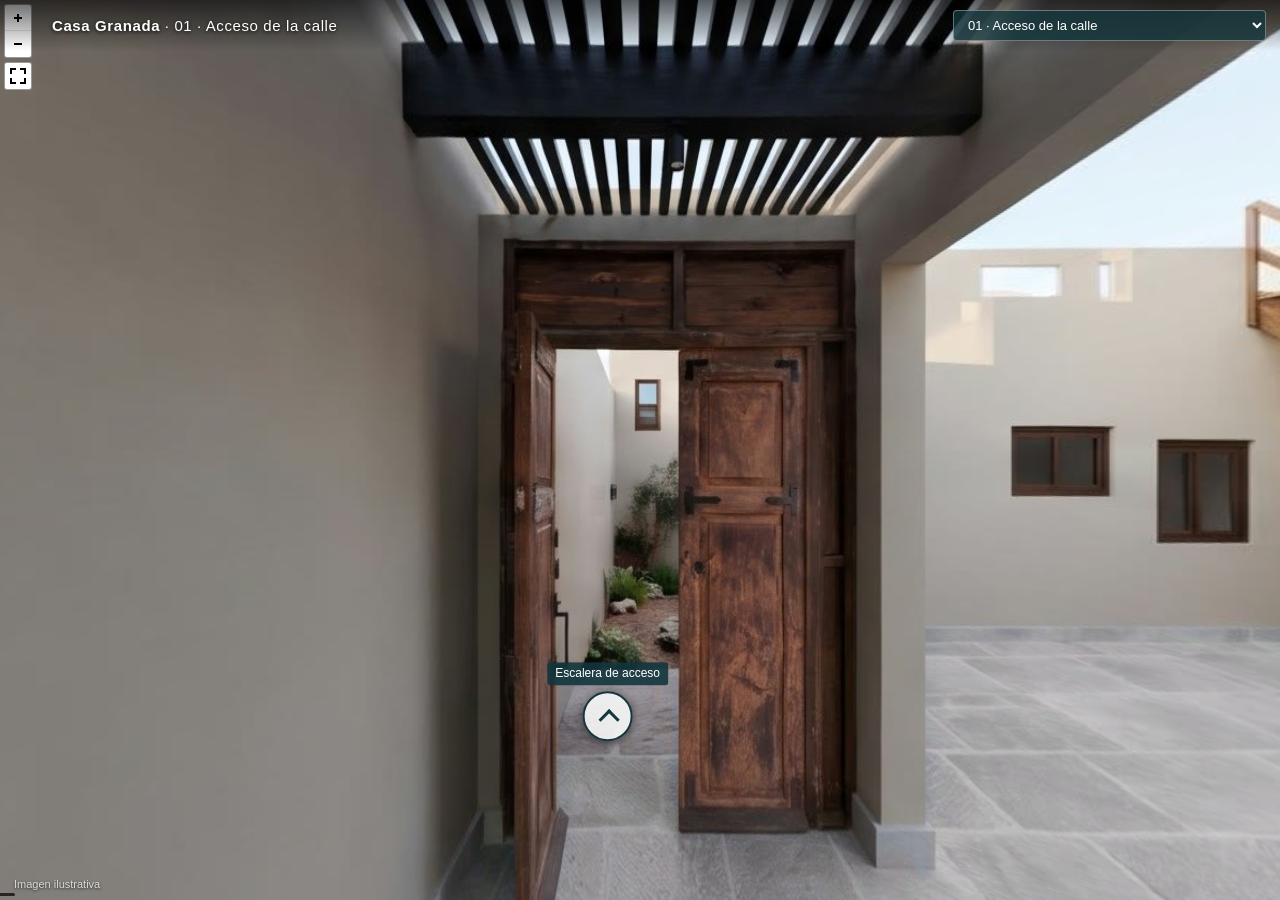
<file: recorridos/granada/index.html>
<!doctype html>
<html lang="es">
<meta charset="utf-8"><meta http-equiv="Content-Security-Policy" content="default-src 'none'; script-src 'unsafe-inline'; style-src 'unsafe-inline'; img-src 'self' data: blob:; connect-src 'self' data: blob:; worker-src blob:; base-uri 'none'; form-action 'none'"><meta name="viewport" content="width=device-width,initial-scale=1">
<title>Casa Granada · Recorrido 360°</title>
<style>/* Pannellum 2.5.6, https://github.com/mpetroff/pannellum */
.pnlm-container{margin:0;padding:0;overflow:hidden;position:relative;cursor:default;width:100%;height:100%;font-family:Helvetica,"Nimbus Sans L","Liberation Sans",Arial,sans-serif;background:#f4f4f4 url('data:image/svg+xml,%3Csvg%20xmlns%3D%22http%3A%2F%2Fwww.w3.org%2F2000%2Fsvg%22%20width%3D%2267%22%20height%3D%22100%22%20viewBox%3D%220%200%2067%20100%22%3E%0A%3Cpath%20stroke%3D%22%23ccc%22%20fill%3D%22none%22%20d%3D%22M33.5%2C50%2C0%2C63%2C33.5%2C75%2C67%2C63%2C33.5%2C50m-33.5-50%2C67%2C25m-0.5%2C0%2C0%2C75m-66.5-75%2C67-25m-33.5%2C75%2C0%2C25m0-100%2C0%2C50%22%2F%3E%0A%3C%2Fsvg%3E%0A') repeat;-webkit-user-select:none;-khtml-user-select:none;-moz-user-select:none;-o-user-select:none;-ms-user-select:none;user-select:none;outline:0;line-height:1.4;contain:content}.pnlm-container *{box-sizing:content-box}.pnlm-ui{position:absolute;width:100%;height:100%;z-index:1}.pnlm-grab{cursor:grab;cursor:url('data:image/svg+xml,%3Csvg%20xmlns%3D%22http%3A%2F%2Fwww.w3.org%2F2000%2Fsvg%22%20height%3D%2226%22%20width%3D%2226%22%3E%0A%3Cpath%20stroke%3D%22%23000%22%20stroke-width%3D%221px%22%20fill%3D%22%23fff%22%20d%3D%22m15.3%2020.5s6.38-6.73%204.64-8.24-3.47%201.01-3.47%201.01%203.61-5.72%201.41-6.49c-2.2-0.769-3.33%204.36-3.33%204.36s0.873-5.76-1.06-5.76-1.58%205.39-1.58%205.39-0.574-4.59-2.18-4.12c-1.61%200.468-0.572%205.51-0.572%205.51s-1.58-4.89-2.93-3.79c-1.35%201.11%200.258%205.25%200.572%206.62%200.836%202.43%202.03%202.94%202.17%205.55%22%2F%3E%0A%3C%2Fsvg%3E%0A') 12 8,default}.pnlm-grabbing{cursor:grabbing;cursor:url('data:image/svg+xml,%3Csvg%20xmlns%3D%22http%3A%2F%2Fwww.w3.org%2F2000%2Fsvg%22%20height%3D%2226%22%20width%3D%2226%22%3E%0A%3Cpath%20stroke%3D%22%23000%22%20stroke-width%3D%221px%22%20fill%3D%22%23fff%22%20d%3D%22m15.3%2020.5s5.07-5.29%203.77-6.74c-1.31-1.45-2.53%200.14-2.53%200.14s2.74-3.29%200.535-4.06c-2.2-0.769-2.52%201.3-2.52%201.3s0.81-2.13-1.12-2.13-1.52%201.77-1.52%201.77-0.261-1.59-1.87-1.12c-1.61%200.468-0.874%202.17-0.874%202.17s-0.651-1.55-2-0.445c-1.35%201.11-0.68%202.25-0.365%203.62%200.836%202.43%202.03%202.94%202.17%205.55%22%2F%3E%0A%3C%2Fsvg%3E%0A') 12 8,default}.pnlm-sprite{background-image:url('data:image/svg+xml,%3Csvg%20xmlns%3D%22http%3A%2F%2Fwww.w3.org%2F2000%2Fsvg%22%20width%3D%2226%22%20height%3D%22208%22%3E%0A%3Ccircle%20fill-opacity%3D%22.78%22%20cy%3D%22117%22%20cx%3D%2213%22%20r%3D%2211%22%20fill%3D%22%23fff%22%2F%3E%0A%3Ccircle%20fill-opacity%3D%22.78%22%20cy%3D%22143%22%20cx%3D%2213%22%20r%3D%2211%22%20fill%3D%22%23fff%22%2F%3E%0A%3Ccircle%20cy%3D%22169%22%20cx%3D%2213%22%20r%3D%227%22%20fill%3D%22none%22%20stroke%3D%22%23000%22%20stroke-width%3D%222%22%2F%3E%0A%3Ccircle%20cy%3D%22195%22%20cx%3D%2213%22%20r%3D%227%22%20fill%3D%22none%22%20stroke%3D%22%23000%22%20stroke-width%3D%222%22%2F%3E%0A%3Ccircle%20cx%3D%2213%22%20cy%3D%22195%22%20r%3D%222.5%22%2F%3E%0A%3Cpath%20d%3D%22m5%2083v6h2v-4h4v-2zm10%200v2h4v4h2v-6zm-5%205v6h6v-6zm-5%205v6h6v-2h-4v-4zm14%200v4h-4v2h6v-6z%22%2F%3E%0A%3Cpath%20d%3D%22m13%20110a7%207%200%200%200%20-7%207%207%207%200%200%200%207%207%207%207%200%200%200%207%20-7%207%207%200%200%200%20-7%20-7zm-1%203h2v2h-2zm0%203h2v5h-2z%22%2F%3E%0A%3Cpath%20d%3D%22m5%2057v6h2v-4h4v-2zm10%200v2h4v4h2v-6zm-10%2010v6h6v-2h-4v-4zm14%200v4h-4v2h6v-6z%22%2F%3E%0A%3Cpath%20d%3D%22m17%2038v2h-8v-2z%22%2F%3E%0A%3Cpath%20d%3D%22m12%209v3h-3v2h3v3h2v-3h3v-2h-3v-3z%22%2F%3E%0A%3Cpath%20d%3D%22m13%20136-6.125%206.125h4.375v7.875h3.5v-7.875h4.375z%22%2F%3E%0A%3Cpath%20d%3D%22m10.428%20173.33v-5.77l5-2.89v5.77zm1-1.73%203-1.73-3.001-1.74z%22%2F%3E%0A%3C%2Fsvg%3E%0A')}.pnlm-container:-moz-full-screen{height:100%!important;width:100%!important;position:static!important}.pnlm-container:-webkit-full-screen{height:100%!important;width:100%!important;position:static!important}.pnlm-container:-ms-fullscreen{height:100%!important;width:100%!important;position:static!important}.pnlm-container:fullscreen{height:100%!important;width:100%!important;position:static!important}.pnlm-render-container{cursor:inherit;position:absolute;height:100%;width:100%}.pnlm-controls{margin-top:4px;background-color:#fff;border:1px solid #999;border-color:rgba(0,0,0,0.4);border-radius:3px;cursor:pointer;z-index:2;-webkit-transform:translateZ(9999px);transform:translateZ(9999px)}.pnlm-control:hover{background-color:#f8f8f8}.pnlm-controls-container{position:absolute;top:0;left:4px;z-index:1}.pnlm-zoom-controls{width:26px;height:52px}.pnlm-zoom-in{width:100%;height:50%;position:absolute;top:0;border-radius:3px 3px 0 0}.pnlm-zoom-out{width:100%;height:50%;position:absolute;bottom:0;background-position:0 -26px;border-top:1px solid #ddd;border-top-color:rgba(0,0,0,0.10);border-radius:0 0 3px 3px}.pnlm-fullscreen-toggle-button,.pnlm-orientation-button,.pnlm-hot-spot-debug-indicator{width:26px;height:26px}.pnlm-hot-spot-debug-indicator{position:absolute;top:50%;left:50%;width:26px;height:26px;margin:-13px 0 0 -13px;background-color:rgba(255,255,255,0.5);border-radius:13px;display:none}.pnlm-orientation-button-inactive{background-position:0 -156px}.pnlm-orientation-button-active{background-position:0 -182px}.pnlm-fullscreen-toggle-button-inactive{background-position:0 -52px}.pnlm-fullscreen-toggle-button-active{background-position:0 -78px}.pnlm-panorama-info{position:absolute;bottom:4px;background-color:rgba(0,0,0,0.7);border-radius:0 3px 3px 0;padding-right:10px;color:#fff;text-align:left;display:none;z-index:2;-webkit-transform:translateZ(9999px);transform:translateZ(9999px)}.pnlm-title-box{position:relative;font-size:20px;display:table;padding-left:5px;margin-bottom:3px}.pnlm-author-box{position:relative;font-size:12px;display:table;padding-left:5px}.pnlm-load-box{position:absolute;top:50%;left:50%;width:200px;height:150px;margin:-75px 0 0 -100px;background-color:rgba(0,0,0,0.7);border-radius:3px;text-align:center;font-size:20px;display:none;color:#fff}.pnlm-load-box p{margin:20px 0}.pnlm-lbox{position:absolute;top:50%;left:50%;width:20px;height:20px;margin:-10px 0 0 -10px;display:none}.pnlm-loading{animation-duration:1.5s;-webkit-animation-duration:1.5s;animation-name:pnlm-mv;-webkit-animation-name:pnlm-mv;animation-iteration-count:infinite;-webkit-animation-iteration-count:infinite;animation-timing-function:linear;-webkit-animation-timing-function:linear;height:10px;width:10px;background-color:#fff;position:relative}@keyframes pnlm-mv{from{left:0;top:0}25%{left:10px;top:0}50%{left:10px;top:10px}75%{left:0;top:10px}to{left:0;top:0}}@-webkit-keyframes pnlm-mv{from{left:0;top:0}25%{left:10px;top:0}50%{left:10px;top:10px}75%{left:0;top:10px}to{left:0;top:0}}.pnlm-load-button{position:absolute;top:50%;left:50%;width:200px;height:100px;margin:-50px 0 0 -100px;background-color:rgba(0,0,0,.7);border-radius:3px;text-align:center;font-size:20px;display:table;color:#fff;cursor:pointer}.pnlm-load-button:hover{background-color:rgba(0,0,0,.8)}.pnlm-load-button p{display:table-cell;vertical-align:middle}.pnlm-info-box{font-size:15px;position:absolute;top:50%;left:50%;width:200px;height:150px;margin:-75px 0 0 -100px;background-color:#000;border-radius:3px;display:table;text-align:center;color:#fff;table-layout:fixed}.pnlm-info-box a,.pnlm-author-box a{color:#fff;word-wrap:break-word;overflow-wrap:break-word}.pnlm-info-box p{display:table-cell;vertical-align:middle;padding:0 5px 0 5px}.pnlm-error-msg{display:none}.pnlm-about-msg{font-size:11px;line-height:11px;color:#fff;padding:5px 8px 5px 8px;background:rgba(0,0,0,0.7);border-radius:3px;position:absolute;top:50px;left:50px;display:none;opacity:0;-moz-transition:opacity .3s ease-in-out;-webkit-transition:opacity .3s ease-in-out;-o-transition:opacity .3s ease-in-out;-ms-transition:opacity .3s ease-in-out;transition:opacity .3s ease-in-out;z-index:1}.pnlm-about-msg a:link,.pnlm-about-msg a:visited{color:#fff}.pnlm-about-msg a:hover,.pnlm-about-msg a:active{color:#eee}.pnlm-hotspot-base{position:absolute;visibility:hidden;cursor:default;vertical-align:middle;top:0;z-index:1}.pnlm-hotspot{height:26px;width:26px;border-radius:13px}.pnlm-hotspot:hover{background-color:rgba(255,255,255,0.2)}.pnlm-hotspot.pnlm-info{background-position:0 -104px}.pnlm-hotspot.pnlm-scene{background-position:0 -130px}div.pnlm-tooltip span{visibility:hidden;position:absolute;border-radius:3px;background-color:rgba(0,0,0,0.7);color:#fff;text-align:center;max-width:200px;padding:5px 10px;margin-left:-220px;cursor:default}div.pnlm-tooltip:hover span{visibility:visible}div.pnlm-tooltip:hover span:after{content:'';position:absolute;width:0;height:0;border-width:10px;border-style:solid;border-color:rgba(0,0,0,0.7) transparent transparent transparent;bottom:-20px;left:-10px;margin:0 50%}.pnlm-compass{position:absolute;width:50px;height:50px;right:4px;bottom:4px;border-radius:25px;background-image:url('data:image/svg+xml,%3Csvg%20xmlns%3D%22http%3A%2F%2Fwww.w3.org%2F2000%2Fsvg%22%20height%3D%2250%22%20width%3D%2250%22%3E%0A%3Cpath%20d%3D%22m24.5078%206-3.2578%2018h7.5l-3.25781-18h-0.984376zm-3.2578%2020%203.2578%2018h0.9844l3.2578-18h-7.5zm1.19531%200.9941h5.10938l-2.5547%2014.1075-2.5547-14.1075z%22%2F%3E%0A%3C%2Fsvg%3E%0A');cursor:default;display:none}.pnlm-world{position:absolute;left:50%;top:50%}.pnlm-face{position:absolute;-webkit-transform-origin:0 0;transform-origin:0 0}.pnlm-dragfix,.pnlm-preview-img{position:absolute;height:100%;width:100%}.pnlm-preview-img{background-size:cover;background-position:center}.pnlm-lbar{width:150px;margin:0 auto;border:#fff 1px solid;height:6px}.pnlm-lbar-fill{background:#fff;height:100%;width:0}.pnlm-lmsg{font-size:12px}.pnlm-fade-img{position:absolute;top:0;left:0}.pnlm-pointer{cursor:pointer}</style>
<script>
/*
 * libpannellum - A WebGL and CSS 3D transform based Panorama Renderer
 * Copyright (c) 2012-2019 Matthew Petroff
 * 
 * Permission is hereby granted, free of charge, to any person obtaining a copy
 * of this software and associated documentation files (the "Software"), to deal
 * in the Software without restriction, including without limitation the rights
 * to use, copy, modify, merge, publish, distribute, sublicense, and/or sell
 * copies of the Software, and to permit persons to whom the Software is
 * furnished to do so, subject to the following conditions:
 * 
 * The above copyright notice and this permission notice shall be included in
 * all copies or substantial portions of the Software.
 * 
 * THE SOFTWARE IS PROVIDED "AS IS", WITHOUT WARRANTY OF ANY KIND, EXPRESS OR
 * IMPLIED, INCLUDING BUT NOT LIMITED TO THE WARRANTIES OF MERCHANTABILITY,
 * FITNESS FOR A PARTICULAR PURPOSE AND NONINFRINGEMENT. IN NO EVENT SHALL THE
 * AUTHORS OR COPYRIGHT HOLDERS BE LIABLE FOR ANY CLAIM, DAMAGES OR OTHER
 * LIABILITY, WHETHER IN AN ACTION OF CONTRACT, TORT OR OTHERWISE, ARISING FROM,
 * OUT OF OR IN CONNECTION WITH THE SOFTWARE OR THE USE OR OTHER DEALINGS IN
 * THE SOFTWARE.
 */

window.libpannellum = (function(window, document, undefined) {

'use strict';

/**
 * Creates a new panorama renderer.
 * @constructor
 * @param {HTMLElement} container - The container element for the renderer.
 */
function Renderer(container) {
    var canvas = document.createElement('canvas');
    canvas.style.width = canvas.style.height = '100%';
    container.appendChild(canvas);

    var program, gl, vs, fs;
    var fallbackImgSize;
    var world;
    var vtmps;
    var pose;
    var image, imageType, dynamic;
    var texCoordBuffer, cubeVertBuf, cubeVertTexCoordBuf, cubeVertIndBuf;
    var globalParams;

    /**
     * Initialize renderer.
     * @memberof Renderer
     * @instance
     * @param {Image|Array|Object} image - Input image; format varies based on
     *      `imageType`. For `equirectangular`, this is an image; for
     *      `cubemap`, this is an array of images for the cube faces in the
     *      order [+z, +x, -z, -x, +y, -y]; for `multires`, this is a
     *      configuration object.
     * @param {string} imageType - The type of the image: `equirectangular`,
     *      `cubemap`, or `multires`.
     * @param {boolean} dynamic - Whether or not the image is dynamic (e.g. video).
     * @param {number} haov - Initial horizontal angle of view.
     * @param {number} vaov - Initial vertical angle of view.
     * @param {number} voffset - Initial vertical offset angle.
     * @param {function} callback - Load callback function.
     * @param {Object} [params] - Other configuration parameters (`horizonPitch`, `horizonRoll`, `backgroundColor`).
     */
    this.init = function(_image, _imageType, _dynamic, haov, vaov, voffset, callback, params) {
        // Default argument for image type
        if (_imageType === undefined)
            _imageType = 'equirectangular';

        if (_imageType != 'equirectangular' && _imageType != 'cubemap' &&
            _imageType != 'multires') {
            console.log('Error: invalid image type specified!');
            throw {type: 'config error'};
        }

        imageType = _imageType;
        image = _image;
        dynamic = _dynamic;
        globalParams = params || {};

        // Clear old data
        if (program) {
            if (vs) {
                gl.detachShader(program, vs);
                gl.deleteShader(vs);
            }
            if (fs) {
                gl.detachShader(program, fs);
                gl.deleteShader(fs);
            }
            gl.bindBuffer(gl.ARRAY_BUFFER, null);
            gl.bindBuffer(gl.ELEMENT_ARRAY_BUFFER, null);
            if (program.texture)
                gl.deleteTexture(program.texture);
            if (program.nodeCache)
                for (var i = 0; i < program.nodeCache.length; i++)
                    gl.deleteTexture(program.nodeCache[i].texture);
            gl.deleteProgram(program);
            program = undefined;
        }
        pose = undefined;

        var s;
        var faceMissing = false;
        var cubeImgWidth;
        if (imageType == 'cubemap') {
            for (s = 0; s < 6; s++) {
                if (image[s].width > 0) {
                    if (cubeImgWidth === undefined)
                        cubeImgWidth = image[s].width;
                    if (cubeImgWidth != image[s].width)
                        console.log('Cube faces have inconsistent widths: ' + cubeImgWidth + ' vs. ' + image[s].width);
                } else
                    faceMissing = true;
            }
        }
        function fillMissingFaces(imgSize) {
            if (faceMissing) { // Fill any missing fallback/cubemap faces with background
                var nbytes = imgSize * imgSize * 4; // RGB, plus non-functional alpha
                var imageArray = new Uint8ClampedArray(nbytes);
                var rgb = params.backgroundColor ? params.backgroundColor : [0, 0, 0];
                rgb[0] *= 255;
                rgb[1] *= 255;
                rgb[2] *= 255;
                // Maybe filling could be done faster, see e.g. https://stackoverflow.com/questions/1295584/most-efficient-way-to-create-a-zero-filled-javascript-array
                for (var i = 0; i < nbytes; i++) {
                    imageArray[i++] = rgb[0];
                    imageArray[i++] = rgb[1];
                    imageArray[i++] = rgb[2];
                }
                var backgroundSquare = new ImageData(imageArray, imgSize, imgSize);
                for (s = 0; s < 6; s++) {
                    if (image[s].width == 0)
                        image[s] = backgroundSquare;
                }
            }
        }
        
        // This awful browser specific test exists because iOS 8/9 and IE 11
        // don't display non-power-of-two cubemap textures but also don't
        // throw an error (tested on an iPhone 5c / iOS 8.1.3 / iOS 9.2 /
        // iOS 10.3.1).
        // Therefore, the WebGL context is never created for these browsers for
        // NPOT cubemaps, and the CSS 3D transform fallback renderer is used
        // instead.
        if (!(imageType == 'cubemap' &&
            (cubeImgWidth & (cubeImgWidth - 1)) !== 0 &&
            (navigator.userAgent.toLowerCase().match(/(iphone|ipod|ipad).* os 8_/) ||
            navigator.userAgent.toLowerCase().match(/(iphone|ipod|ipad).* os 9_/) ||
            navigator.userAgent.toLowerCase().match(/(iphone|ipod|ipad).* os 10_/) ||
            navigator.userAgent.match(/Trident.*rv[ :]*11\./)))) {
            // Enable WebGL on canvas
            if (!gl)
                gl = canvas.getContext('experimental-webgl', {alpha: false, depth: false});
            if (gl && gl.getError() == 1286)
                handleWebGLError1286();
        }
        
        // If there is no WebGL, fall back to CSS 3D transform renderer.
        // This will discard the image loaded so far and load the fallback image.
        // While browser specific tests are usually frowned upon, the
        // fallback viewer only really works with WebKit/Blink and IE 10/11
        // (it doesn't work properly in Firefox).
        if (!gl && ((imageType == 'multires' && image.hasOwnProperty('fallbackPath')) ||
            imageType == 'cubemap') &&
            ('WebkitAppearance' in document.documentElement.style ||
            navigator.userAgent.match(/Trident.*rv[ :]*11\./) ||
            navigator.appVersion.indexOf('MSIE 10') !== -1)) {
            // Remove old world if it exists
            if (world) {
                container.removeChild(world);
            }
            
            // Initialize renderer
            world = document.createElement('div');
            world.className = 'pnlm-world';
            
            // Add images
            var path;
            if (image.basePath) {
                path = image.basePath + image.fallbackPath;
            } else {
                path = image.fallbackPath;
            }
            var sides = ['f', 'r', 'b', 'l', 'u', 'd'];
            var loaded = 0;
            var onLoad = function() {
                // Draw image on canvas
                var faceCanvas = document.createElement('canvas');
                faceCanvas.className = 'pnlm-face pnlm-' + sides[this.side] + 'face';
                world.appendChild(faceCanvas);
                var faceContext = faceCanvas.getContext('2d');
                faceCanvas.style.width = this.width + 4 + 'px';
                faceCanvas.style.height = this.height + 4 + 'px';
                faceCanvas.width = this.width + 4;
                faceCanvas.height = this.height + 4;
                faceContext.drawImage(this, 2, 2);
                var imgData = faceContext.getImageData(0, 0, faceCanvas.width, faceCanvas.height);
                var data = imgData.data;
                
                // Duplicate edge pixels
                var i;
                var j;
                for (i = 2; i < faceCanvas.width - 2; i++) {
                    for (j = 0; j < 4; j++) {
                        data[(i + faceCanvas.width) * 4 + j] = data[(i + faceCanvas.width * 2) * 4 + j];
                        data[(i + faceCanvas.width * (faceCanvas.height - 2)) * 4 + j] = data[(i + faceCanvas.width * (faceCanvas.height - 3)) * 4 + j];
                    }
                }
                for (i = 2; i < faceCanvas.height - 2; i++) {
                    for (j = 0; j < 4; j++) {
                        data[(i * faceCanvas.width + 1) * 4 + j] = data[(i * faceCanvas.width + 2) * 4 + j];
                        data[((i + 1) * faceCanvas.width - 2) * 4 + j] = data[((i + 1) * faceCanvas.width - 3) * 4 + j];
                    }
                }
                for (j = 0; j < 4; j++) {
                    data[(faceCanvas.width + 1) * 4 + j] = data[(faceCanvas.width * 2 + 2) * 4 + j];
                    data[(faceCanvas.width * 2 - 2) * 4 + j] = data[(faceCanvas.width * 3 - 3) * 4 + j];
                    data[(faceCanvas.width * (faceCanvas.height - 2) + 1) * 4 + j] = data[(faceCanvas.width * (faceCanvas.height - 3) + 2) * 4 + j];
                    data[(faceCanvas.width * (faceCanvas.height - 1) - 2) * 4 + j] = data[(faceCanvas.width * (faceCanvas.height - 2) - 3) * 4 + j];
                }
                for (i = 1; i < faceCanvas.width - 1; i++) {
                    for (j = 0; j < 4; j++) {
                        data[i * 4 + j] = data[(i + faceCanvas.width) * 4 + j];
                        data[(i + faceCanvas.width * (faceCanvas.height - 1)) * 4 + j] = data[(i + faceCanvas.width * (faceCanvas.height - 2)) * 4 + j];
                    }
                }
                for (i = 1; i < faceCanvas.height - 1; i++) {
                    for (j = 0; j < 4; j++) {
                        data[(i * faceCanvas.width) * 4 + j] = data[(i * faceCanvas.width + 1) * 4 + j];
                        data[((i + 1) * faceCanvas.width - 1) * 4 + j] = data[((i + 1) * faceCanvas.width - 2) * 4 + j];
                    }
                }
                for (j = 0; j < 4; j++) {
                    data[j] = data[(faceCanvas.width + 1) * 4 + j];
                    data[(faceCanvas.width - 1) * 4 + j] = data[(faceCanvas.width * 2 - 2) * 4 + j];
                    data[(faceCanvas.width * (faceCanvas.height - 1)) * 4 + j] = data[(faceCanvas.width * (faceCanvas.height - 2) + 1) * 4 + j];
                    data[(faceCanvas.width * faceCanvas.height - 1) * 4 + j] = data[(faceCanvas.width * (faceCanvas.height - 1) - 2) * 4 + j];
                }
                
                // Draw image width duplicated edge pixels on canvas
                faceContext.putImageData(imgData, 0, 0);
                
                incLoaded.call(this);
            };
            var incLoaded = function() {
                if (this.width > 0) {
                    if (fallbackImgSize === undefined)
                        fallbackImgSize = this.width;
                    if (fallbackImgSize != this.width)
                        console.log('Fallback faces have inconsistent widths: ' + fallbackImgSize + ' vs. ' + this.width);
                } else
                    faceMissing = true;
                loaded++;
                if (loaded == 6) {
                    fallbackImgSize = this.width;
                    container.appendChild(world);
                    callback();
                }
            };
            faceMissing = false;
            for (s = 0; s < 6; s++) {
                var faceImg = new Image();
                faceImg.crossOrigin = globalParams.crossOrigin ? globalParams.crossOrigin : 'anonymous';
                faceImg.side = s;
                faceImg.onload = onLoad;
                faceImg.onerror = incLoaded; // ignore missing face to support partial fallback image
                if (imageType == 'multires') {
                    faceImg.src = path.replace('%s', sides[s]) + '.' + image.extension;
                } else {
                    faceImg.src = image[s].src;
                }
            }
            fillMissingFaces(fallbackImgSize);
            return;
        } else if (!gl) {
            console.log('Error: no WebGL support detected!');
            throw {type: 'no webgl'};
        }
        if (imageType == 'cubemap')
            fillMissingFaces(cubeImgWidth);
        if (image.basePath) {
            image.fullpath = image.basePath + image.path;
        } else {
            image.fullpath = image.path;
        }
        image.invTileResolution = 1 / image.tileResolution;
        
        var vertices = createCube();
        vtmps = [];
        for (s = 0; s < 6; s++) {
            vtmps[s] = vertices.slice(s * 12, s * 12 + 12);
            vertices = createCube();
        }
        
        // Make sure image isn't too big
        var maxWidth = 0;
        if (imageType == 'equirectangular') {
            maxWidth = gl.getParameter(gl.MAX_TEXTURE_SIZE);
            if (Math.max(image.width / 2, image.height) > maxWidth) {
                console.log('Error: The image is too big; it\'s ' + image.width + 'px wide, '+
                            'but this device\'s maximum supported size is ' + (maxWidth * 2) + 'px.');
                throw {type: 'webgl size error', width: image.width, maxWidth: maxWidth * 2};
            }
        } else if (imageType == 'cubemap') {
            if (cubeImgWidth > gl.getParameter(gl.MAX_CUBE_MAP_TEXTURE_SIZE)) {
                console.log('Error: The image is too big; it\'s ' + cubeImgWidth + 'px wide, ' +
                            'but this device\'s maximum supported size is ' + maxWidth + 'px.');
                throw {type: 'webgl size error', width: cubeImgWidth, maxWidth: maxWidth};
            }
        }

        // Store horizon pitch and roll if applicable
        if (params !== undefined && (params.horizonPitch !== undefined || params.horizonRoll !== undefined))
            pose = [params.horizonPitch == undefined ? 0 : params.horizonPitch,
                    params.horizonRoll == undefined ? 0 : params.horizonRoll];

        // Set 2d texture binding
        var glBindType = gl.TEXTURE_2D;

        // Create viewport for entire canvas
        gl.viewport(0, 0, gl.drawingBufferWidth, gl.drawingBufferHeight);

        // Check precision support
        if (gl.getShaderPrecisionFormat) {
            var precision = gl.getShaderPrecisionFormat(gl.FRAGMENT_SHADER, gl.HIGH_FLOAT);
            if (precision && precision.precision < 1) {
                // `highp` precision not supported; https://stackoverflow.com/a/33308927
                fragEquiCubeBase = fragEquiCubeBase.replace('highp', 'mediump');
            }
        }

        // Create vertex shader
        vs = gl.createShader(gl.VERTEX_SHADER);
        var vertexSrc = v;
        if (imageType == 'multires') {
            vertexSrc = vMulti;
        }
        gl.shaderSource(vs, vertexSrc);
        gl.compileShader(vs);

        // Create fragment shader
        fs = gl.createShader(gl.FRAGMENT_SHADER);
        var fragmentSrc = fragEquirectangular;
        if (imageType == 'cubemap') {
            glBindType = gl.TEXTURE_CUBE_MAP;
            fragmentSrc = fragCube;
        } else if (imageType == 'multires') {
            fragmentSrc = fragMulti;
        }
        gl.shaderSource(fs, fragmentSrc);
        gl.compileShader(fs);

        // Link WebGL program
        program = gl.createProgram();
        gl.attachShader(program, vs);
        gl.attachShader(program, fs);
        gl.linkProgram(program);

        // Log errors
        if (!gl.getShaderParameter(vs, gl.COMPILE_STATUS))
            console.log(gl.getShaderInfoLog(vs));
        if (!gl.getShaderParameter(fs, gl.COMPILE_STATUS))
            console.log(gl.getShaderInfoLog(fs));
        if (!gl.getProgramParameter(program, gl.LINK_STATUS))
            console.log(gl.getProgramInfoLog(program));

        // Use WebGL program
        gl.useProgram(program);

        program.drawInProgress = false;

        // Set background clear color (does not apply to cubemap/fallback image)
        var color = params.backgroundColor ? params.backgroundColor : [0, 0, 0];
        gl.clearColor(color[0], color[1], color[2], 1.0);
        gl.clear(gl.COLOR_BUFFER_BIT);

        // Look up texture coordinates location
        program.texCoordLocation = gl.getAttribLocation(program, 'a_texCoord');
        gl.enableVertexAttribArray(program.texCoordLocation);

        if (imageType != 'multires') {
            // Provide texture coordinates for rectangle
            if (!texCoordBuffer)
                texCoordBuffer = gl.createBuffer();
            gl.bindBuffer(gl.ARRAY_BUFFER, texCoordBuffer);
            gl.bufferData(gl.ARRAY_BUFFER, new Float32Array([-1,1,1,1,1,-1,-1,1,1,-1,-1,-1]), gl.STATIC_DRAW);
            gl.vertexAttribPointer(program.texCoordLocation, 2, gl.FLOAT, false, 0, 0);

            // Pass aspect ratio
            program.aspectRatio = gl.getUniformLocation(program, 'u_aspectRatio');
            gl.uniform1f(program.aspectRatio, gl.drawingBufferWidth / gl.drawingBufferHeight);

            // Locate psi, theta, focal length, horizontal extent, vertical extent, and vertical offset
            program.psi = gl.getUniformLocation(program, 'u_psi');
            program.theta = gl.getUniformLocation(program, 'u_theta');
            program.f = gl.getUniformLocation(program, 'u_f');
            program.h = gl.getUniformLocation(program, 'u_h');
            program.v = gl.getUniformLocation(program, 'u_v');
            program.vo = gl.getUniformLocation(program, 'u_vo');
            program.rot = gl.getUniformLocation(program, 'u_rot');

            // Pass horizontal extent, vertical extent, and vertical offset
            gl.uniform1f(program.h, haov / (Math.PI * 2.0));
            gl.uniform1f(program.v, vaov / Math.PI);
            gl.uniform1f(program.vo, voffset / Math.PI * 2);

            // Set background color
            if (imageType == 'equirectangular') {
                program.backgroundColor = gl.getUniformLocation(program, 'u_backgroundColor');
                gl.uniform4fv(program.backgroundColor, color.concat([1]));
            }

            // Create texture
            program.texture = gl.createTexture();
            gl.bindTexture(glBindType, program.texture);

            // Upload images to texture depending on type
            if (imageType == 'cubemap') {
                // Load all six sides of the cube map
                gl.texImage2D(gl.TEXTURE_CUBE_MAP_POSITIVE_X, 0, gl.RGB, gl.RGB, gl.UNSIGNED_BYTE, image[1]);
                gl.texImage2D(gl.TEXTURE_CUBE_MAP_NEGATIVE_X, 0, gl.RGB, gl.RGB, gl.UNSIGNED_BYTE, image[3]);
                gl.texImage2D(gl.TEXTURE_CUBE_MAP_POSITIVE_Y, 0, gl.RGB, gl.RGB, gl.UNSIGNED_BYTE, image[4]);
                gl.texImage2D(gl.TEXTURE_CUBE_MAP_NEGATIVE_Y, 0, gl.RGB, gl.RGB, gl.UNSIGNED_BYTE, image[5]);
                gl.texImage2D(gl.TEXTURE_CUBE_MAP_POSITIVE_Z, 0, gl.RGB, gl.RGB, gl.UNSIGNED_BYTE, image[0]);
                gl.texImage2D(gl.TEXTURE_CUBE_MAP_NEGATIVE_Z, 0, gl.RGB, gl.RGB, gl.UNSIGNED_BYTE, image[2]);
            } else {
                if (image.width <= maxWidth) {
                    gl.uniform1i(gl.getUniformLocation(program, 'u_splitImage'), 0);
                    // Upload image to the texture
                    gl.texImage2D(glBindType, 0, gl.RGB, gl.RGB, gl.UNSIGNED_BYTE, image);
                } else {
                    // Image needs to be split into two parts due to texture size limits
                    gl.uniform1i(gl.getUniformLocation(program, 'u_splitImage'), 1);

                    // Draw image on canvas
                    var cropCanvas = document.createElement('canvas');
                    cropCanvas.width = image.width / 2;
                    cropCanvas.height = image.height;
                    var cropContext = cropCanvas.getContext('2d');
                    cropContext.drawImage(image, 0, 0);

                    // Upload first half of image to the texture
                    var cropImage = cropContext.getImageData(0, 0, image.width / 2, image.height);
                    gl.texImage2D(glBindType, 0, gl.RGB, gl.RGB, gl.UNSIGNED_BYTE, cropImage);

                    // Create and bind texture for second half of image
                    program.texture2 = gl.createTexture();
                    gl.activeTexture(gl.TEXTURE1);
                    gl.bindTexture(glBindType, program.texture2);
                    gl.uniform1i(gl.getUniformLocation(program, 'u_image1'), 1);

                    // Upload second half of image to the texture
                    cropContext.drawImage(image, -image.width / 2, 0);
                    cropImage = cropContext.getImageData(0, 0, image.width / 2, image.height);
                    gl.texImage2D(glBindType, 0, gl.RGB, gl.RGB, gl.UNSIGNED_BYTE, cropImage);

                    // Set parameters for rendering any size
                    gl.texParameteri(glBindType, gl.TEXTURE_WRAP_S, gl.CLAMP_TO_EDGE);
                    gl.texParameteri(glBindType, gl.TEXTURE_WRAP_T, gl.CLAMP_TO_EDGE);
                    gl.texParameteri(glBindType, gl.TEXTURE_MIN_FILTER, gl.LINEAR);
                    gl.texParameteri(glBindType, gl.TEXTURE_MAG_FILTER, gl.LINEAR);

                    // Reactivate first texture unit
                    gl.activeTexture(gl.TEXTURE0);
                }
            }

            // Set parameters for rendering any size
            gl.texParameteri(glBindType, gl.TEXTURE_WRAP_S, gl.CLAMP_TO_EDGE);
            gl.texParameteri(glBindType, gl.TEXTURE_WRAP_T, gl.CLAMP_TO_EDGE);
            gl.texParameteri(glBindType, gl.TEXTURE_MIN_FILTER, gl.LINEAR);
            gl.texParameteri(glBindType, gl.TEXTURE_MAG_FILTER, gl.LINEAR);

        } else {
            // Look up vertex coordinates location
            program.vertPosLocation = gl.getAttribLocation(program, 'a_vertCoord');
            gl.enableVertexAttribArray(program.vertPosLocation);

            // Create buffers
            if (!cubeVertBuf)
                cubeVertBuf = gl.createBuffer();
            if (!cubeVertTexCoordBuf)
                cubeVertTexCoordBuf = gl.createBuffer();
            if (!cubeVertIndBuf)
                cubeVertIndBuf = gl.createBuffer();

            // Bind texture coordinate buffer and pass coordinates to WebGL
            gl.bindBuffer(gl.ARRAY_BUFFER, cubeVertTexCoordBuf);
            gl.bufferData(gl.ARRAY_BUFFER, new Float32Array([0,0,1,0,1,1,0,1]), gl.STATIC_DRAW);

            // Bind square index buffer and pass indicies to WebGL
            gl.bindBuffer(gl.ELEMENT_ARRAY_BUFFER, cubeVertIndBuf);
            gl.bufferData(gl.ELEMENT_ARRAY_BUFFER, new Uint16Array([0,1,2,0,2,3]), gl.STATIC_DRAW);

            // Find uniforms
            program.perspUniform = gl.getUniformLocation(program, 'u_perspMatrix');
            program.cubeUniform = gl.getUniformLocation(program, 'u_cubeMatrix');
            //program.colorUniform = gl.getUniformLocation(program, 'u_color');

            program.level = -1;

            program.currentNodes = [];
            program.nodeCache = [];
            program.nodeCacheTimestamp = 0;
        }

        // Check if there was an error
        var err = gl.getError();
        if (err !== 0) {
            console.log('Error: Something went wrong with WebGL!', err);
            throw {type: 'webgl error'};
        }

        callback();
     };

    /**
     * Destroy renderer.
     * @memberof Renderer
     * @instance
     */
    this.destroy = function() {
        if (container !== undefined) {
            if (canvas !== undefined && container.contains(canvas)) {
                container.removeChild(canvas);
            }
            if (world !== undefined && container.contains(world)) {
                container.removeChild(world);
            }
        }
        if (gl) {
            // The spec says this is only supposed to simulate losing the WebGL
            // context, but in practice it tends to actually free the memory.
            var extension = gl.getExtension('WEBGL_lose_context');
            if (extension)
                extension.loseContext();
        }
    };

    /**
     * Resize renderer (call after resizing container).
     * @memberof Renderer
     * @instance
     */
    this.resize = function() {
        var pixelRatio = window.devicePixelRatio || 1;
        canvas.width = canvas.clientWidth * pixelRatio;
        canvas.height = canvas.clientHeight * pixelRatio;
        if (gl) {
            if (gl.getError() == 1286)
                handleWebGLError1286();
            gl.viewport(0, 0, gl.drawingBufferWidth, gl.drawingBufferHeight);
            if (imageType != 'multires') {
                gl.uniform1f(program.aspectRatio, canvas.clientWidth / canvas.clientHeight);
            }
        }
    };
    // Initialize canvas size
    this.resize();

    /**
     * Set renderer horizon pitch and roll.
     * @memberof Renderer
     * @instance
     */
    this.setPose = function(horizonPitch, horizonRoll) {
        pose = [horizonPitch, horizonRoll];
    };

    /**
     * Render new view of panorama.
     * @memberof Renderer
     * @instance
     * @param {number} pitch - Pitch to render at (in radians).
     * @param {number} yaw - Yaw to render at (in radians).
     * @param {number} hfov - Horizontal field of view to render with (in radians).
     * @param {Object} [params] - Extra configuration parameters. 
     * @param {number} [params.roll] - Camera roll (in radians).
     * @param {boolean} [params.returnImage] - Return rendered image?
     */
    this.render = function(pitch, yaw, hfov, params) {
        var focal, i, s, roll = 0;
        if (params === undefined)
            params = {};
        if (params.roll)
            roll = params.roll;

        // Apply pitch and roll transformation if applicable
        if (pose !== undefined) {
            var horizonPitch = pose[0],
                horizonRoll = pose[1];

            // Calculate new pitch and yaw
            var orig_pitch = pitch,
                orig_yaw = yaw,
                x = Math.cos(horizonRoll) * Math.sin(pitch) * Math.sin(horizonPitch) +
                    Math.cos(pitch) * (Math.cos(horizonPitch) * Math.cos(yaw) +
                    Math.sin(horizonRoll) * Math.sin(horizonPitch) * Math.sin(yaw)),
                y = -Math.sin(pitch) * Math.sin(horizonRoll) +
                    Math.cos(pitch) * Math.cos(horizonRoll) * Math.sin(yaw),
                z = Math.cos(horizonRoll) * Math.cos(horizonPitch) * Math.sin(pitch) +
                    Math.cos(pitch) * (-Math.cos(yaw) * Math.sin(horizonPitch) +
                    Math.cos(horizonPitch) * Math.sin(horizonRoll) * Math.sin(yaw));
            pitch = Math.asin(Math.max(Math.min(z, 1), -1));
            yaw = Math.atan2(y, x);

            // Calculate roll
            var v = [Math.cos(orig_pitch) * (Math.sin(horizonRoll) * Math.sin(horizonPitch) * Math.cos(orig_yaw) -
                    Math.cos(horizonPitch) * Math.sin(orig_yaw)),
                    Math.cos(orig_pitch) * Math.cos(horizonRoll) * Math.cos(orig_yaw),
                    Math.cos(orig_pitch) * (Math.cos(horizonPitch) * Math.sin(horizonRoll) * Math.cos(orig_yaw) +
                    Math.sin(orig_yaw) * Math.sin(horizonPitch))],
                w = [-Math.cos(pitch) * Math.sin(yaw), Math.cos(pitch) * Math.cos(yaw)];
            var roll_adj = Math.acos(Math.max(Math.min((v[0]*w[0] + v[1]*w[1]) /
                (Math.sqrt(v[0]*v[0]+v[1]*v[1]+v[2]*v[2]) *
                Math.sqrt(w[0]*w[0]+w[1]*w[1])), 1), -1));
            if (v[2] < 0)
                roll_adj = 2 * Math.PI - roll_adj;
            roll += roll_adj;
        }

        // If no WebGL
        if (!gl && (imageType == 'multires' || imageType == 'cubemap')) {
            // Determine face transforms
            s = fallbackImgSize / 2;
            
            var transforms = {
                f: 'translate3d(-' + (s + 2) + 'px, -' + (s + 2) + 'px, -' + s + 'px)',
                b: 'translate3d(' + (s + 2) + 'px, -' + (s + 2) + 'px, ' + s + 'px) rotateX(180deg) rotateZ(180deg)',
                u: 'translate3d(-' + (s + 2) + 'px, -' + s + 'px, ' + (s + 2) + 'px) rotateX(270deg)',
                d: 'translate3d(-' + (s + 2) + 'px, ' + s + 'px, -' + (s + 2) + 'px) rotateX(90deg)',
                l: 'translate3d(-' + s + 'px, -' + (s + 2) + 'px, ' + (s + 2) + 'px) rotateX(180deg) rotateY(90deg) rotateZ(180deg)',
                r: 'translate3d(' + s + 'px, -' + (s + 2) + 'px, -' + (s + 2) + 'px) rotateY(270deg)'
            };
            focal = 1 / Math.tan(hfov / 2);
            var zoom = focal * canvas.clientWidth / 2 + 'px';
            var transform = 'perspective(' + zoom + ') translateZ(' + zoom + ') rotateX(' + pitch + 'rad) rotateY(' + yaw + 'rad) ';
            
            // Apply face transforms
            var faces = Object.keys(transforms);
            for (i = 0; i < 6; i++) {
                var face = world.querySelector('.pnlm-' + faces[i] + 'face');
                if (!face)
                    continue; // ignore missing face to support partial cubemap/fallback image
                face.style.webkitTransform = transform + transforms[faces[i]];
                face.style.transform = transform + transforms[faces[i]];
            }
            return;
        }
        
        if (imageType != 'multires') {
            // Calculate focal length from vertical field of view
            var vfov = 2 * Math.atan(Math.tan(hfov * 0.5) / (gl.drawingBufferWidth / gl.drawingBufferHeight));
            focal = 1 / Math.tan(vfov * 0.5);

            // Pass psi, theta, roll, and focal length
            gl.uniform1f(program.psi, yaw);
            gl.uniform1f(program.theta, pitch);
            gl.uniform1f(program.rot, roll);
            gl.uniform1f(program.f, focal);
            
            if (dynamic === true) {
                // Update texture if dynamic
                if (imageType == 'equirectangular') {
                    gl.bindTexture(gl.TEXTURE_2D, program.texture);
                    gl.texImage2D(gl.TEXTURE_2D, 0, gl.RGB, gl.RGB, gl.UNSIGNED_BYTE, image);
                }
            }
            
            // Draw using current buffer
            gl.drawArrays(gl.TRIANGLES, 0, 6);
        
        } else {
            // Create perspective matrix
            var perspMatrix = makePersp(hfov, gl.drawingBufferWidth / gl.drawingBufferHeight, 0.1, 100.0);
            
            // Find correct zoom level
            checkZoom(hfov);
            
            // Create rotation matrix
            var matrix = identityMatrix3();
            matrix = rotateMatrix(matrix, -roll, 'z');
            matrix = rotateMatrix(matrix, -pitch, 'x');
            matrix = rotateMatrix(matrix, yaw, 'y');
            matrix = makeMatrix4(matrix);
            
            // Set matrix uniforms
            gl.uniformMatrix4fv(program.perspUniform, false, new Float32Array(transposeMatrix4(perspMatrix)));
            gl.uniformMatrix4fv(program.cubeUniform, false, new Float32Array(transposeMatrix4(matrix)));
            
            // Find current nodes
            var rotPersp = rotatePersp(perspMatrix, matrix);
            program.nodeCache.sort(multiresNodeSort);
            if (program.nodeCache.length > 200 &&
                program.nodeCache.length > program.currentNodes.length + 50) {
                // Remove older nodes from cache
                var removed = program.nodeCache.splice(200, program.nodeCache.length - 200);
                for (var j = 0; j < removed.length; j++) {
                    // Explicitly delete textures
                    gl.deleteTexture(removed[j].texture);
                }
            }
            program.currentNodes = [];
            
            var sides = ['f', 'b', 'u', 'd', 'l', 'r'];
            for (s = 0; s < 6; s++) {
                var ntmp = new MultiresNode(vtmps[s], sides[s], 1, 0, 0, image.fullpath);
                testMultiresNode(rotPersp, ntmp, pitch, yaw, hfov);
            }
            
            program.currentNodes.sort(multiresNodeRenderSort);
            
            // Unqueue any pending requests for nodes that are no longer visible
            for (i = pendingTextureRequests.length - 1; i >= 0; i--) {
                if (program.currentNodes.indexOf(pendingTextureRequests[i].node) === -1) {
                    pendingTextureRequests[i].node.textureLoad = false;
                    pendingTextureRequests.splice(i, 1);
                }
            }
            
            // Allow one request to be pending, so that we can create a texture buffer for that in advance of loading actually beginning
            if (pendingTextureRequests.length === 0) {
                for (i = 0; i < program.currentNodes.length; i++) {
                    var node = program.currentNodes[i];
                    if (!node.texture && !node.textureLoad) {
                        node.textureLoad = true;
            
                        setTimeout(processNextTile, 0, node);
                        
                        // Only process one tile per frame to improve responsiveness
                        break;
                    }
                }
            }
            
            // Draw tiles
            multiresDraw();
        }
        
        if (params.returnImage !== undefined) {
            return canvas.toDataURL('image/png');
        }
    };
    
    /**
     * Check if images are loading.
     * @memberof Renderer
     * @instance
     * @returns {boolean} Whether or not images are loading.
     */
    this.isLoading = function() {
        if (gl && imageType == 'multires') {
            for ( var i = 0; i < program.currentNodes.length; i++ ) {
                if (!program.currentNodes[i].textureLoaded) {
                    return true;
                }
            }
        }
        return false;
    };
    
    /**
     * Retrieve renderer's canvas.
     * @memberof Renderer
     * @instance
     * @returns {HTMLElement} Renderer's canvas.
     */
    this.getCanvas = function() {
        return canvas;
    };
    
    /**
     * Sorting method for multires nodes.
     * @private
     * @param {MultiresNode} a - First node.
     * @param {MultiresNode} b - Second node.
     * @returns {number} Base tiles first, then higher timestamp first.
     */
    function multiresNodeSort(a, b) {
        // Base tiles are always first
        if (a.level == 1 && b.level != 1) {
            return -1;
        }
        if (b. level == 1 && a.level != 1) {
            return 1;
        }
        
        // Higher timestamp first
        return b.timestamp - a.timestamp;
    }
    
    /**
     * Sorting method for multires node rendering.
     * @private
     * @param {MultiresNode} a - First node.
     * @param {MultiresNode} b - Second node.
     * @returns {number} Lower zoom levels first, then closest to center first.
     */
    function multiresNodeRenderSort(a, b) {
        // Lower zoom levels first
        if (a.level != b.level) {
            return a.level - b.level;
        }
        
        // Lower distance from center first
        return a.diff - b.diff;
    }
    
    /**
     * Draws multires nodes.
     * @private
     */
    function multiresDraw() {
        if (!program.drawInProgress) {
            program.drawInProgress = true;
            gl.clear(gl.COLOR_BUFFER_BIT);
            for ( var i = 0; i < program.currentNodes.length; i++ ) {
                if (program.currentNodes[i].textureLoaded > 1) {
                    //var color = program.currentNodes[i].color;
                    //gl.uniform4f(program.colorUniform, color[0], color[1], color[2], 1.0);
                    
                    // Bind vertex buffer and pass vertices to WebGL
                    gl.bindBuffer(gl.ARRAY_BUFFER, cubeVertBuf);
                    gl.bufferData(gl.ARRAY_BUFFER, new Float32Array(program.currentNodes[i].vertices), gl.STATIC_DRAW);
                    gl.vertexAttribPointer(program.vertPosLocation, 3, gl.FLOAT, false, 0, 0);
                    
                    // Prep for texture
                    gl.bindBuffer(gl.ARRAY_BUFFER, cubeVertTexCoordBuf);
                    gl.vertexAttribPointer(program.texCoordLocation, 2, gl.FLOAT, false, 0, 0);
                    
                    // Bind texture and draw tile
                    gl.bindTexture(gl.TEXTURE_2D, program.currentNodes[i].texture); // Bind program.currentNodes[i].texture to TEXTURE0
                    gl.drawElements(gl.TRIANGLES, 6, gl.UNSIGNED_SHORT, 0);
                }
            }
            program.drawInProgress = false;
        }
    }

    /**
     * Creates new multires node.
     * @constructor
     * @private
     * @param {number[]} vertices - Node's verticies.
     * @param {string} side - Node's cube face.
     * @param {number} level - Node's zoom level.
     * @param {number} x - Node's x position.
     * @param {number} y - Node's y position.
     * @param {string} path - Node's path.
     */
    function MultiresNode(vertices, side, level, x, y, path) {
        this.vertices = vertices;
        this.side = side;
        this.level = level;
        this.x = x;
        this.y = y;
        this.path = path.replace('%s',side).replace('%l',level).replace('%x',x).replace('%y',y);
    }

    /**
     * Test if multires node is visible. If it is, add it to current nodes,
     * load its texture, and load appropriate child nodes.
     * @private
     * @param {number[]} rotPersp - Rotated perspective matrix.
     * @param {MultiresNode} node - Multires node to check.
     * @param {number} pitch - Pitch to check at.
     * @param {number} yaw - Yaw to check at.
     * @param {number} hfov - Horizontal field of view to check at.
     */
    function testMultiresNode(rotPersp, node, pitch, yaw, hfov) {
        if (checkSquareInView(rotPersp, node.vertices)) {
            // Calculate central angle between center of view and center of tile
            var v = node.vertices;
            var x = v[0] + v[3] + v[6] + v[ 9];
            var y = v[1] + v[4] + v[7] + v[10];
            var z = v[2] + v[5] + v[8] + v[11];
            var r = Math.sqrt(x*x + y*y + z*z);
            var theta = Math.asin(z / r);
            var phi = Math.atan2(y, x);
            var ydiff = phi - yaw;
            ydiff += (ydiff > Math.PI) ? -2 * Math.PI : (ydiff < -Math.PI) ? 2 * Math.PI : 0;
            ydiff = Math.abs(ydiff);
            node.diff = Math.acos(Math.sin(pitch) * Math.sin(theta) + Math.cos(pitch) * Math.cos(theta) * Math.cos(ydiff));
            
            // Add node to current nodes and load texture if needed
            var inCurrent = false;
            for (var k = 0; k < program.nodeCache.length; k++) {
                if (program.nodeCache[k].path == node.path) {
                    inCurrent = true;
                    program.nodeCache[k].timestamp = program.nodeCacheTimestamp++;
                    program.nodeCache[k].diff = node.diff;
                    program.currentNodes.push(program.nodeCache[k]);
                    break;
                }
            }
            if (!inCurrent) {
                //node.color = [Math.random(), Math.random(), Math.random()];
                node.timestamp = program.nodeCacheTimestamp++;
                program.currentNodes.push(node);
                program.nodeCache.push(node);
            }
            
            // TODO: Test error
            // Create child nodes
            if (node.level < program.level) {
                var cubeSize = image.cubeResolution * Math.pow(2, node.level - image.maxLevel);
                var numTiles = Math.ceil(cubeSize * image.invTileResolution) - 1;
                var doubleTileSize = cubeSize % image.tileResolution * 2;
                var lastTileSize = (cubeSize * 2) % image.tileResolution;
                if (lastTileSize === 0) {
                    lastTileSize = image.tileResolution;
                }
                if (doubleTileSize === 0) {
                    doubleTileSize = image.tileResolution * 2;
                }
                var f = 0.5;
                if (node.x == numTiles || node.y == numTiles) {
                    f = 1.0 - image.tileResolution / (image.tileResolution + lastTileSize);
                }
                var i = 1.0 - f;
                var children = [];
                var vtmp, ntmp;
                var f1 = f, f2 = f, f3 = f, i1 = i, i2 = i, i3 = i;
                // Handle non-symmetric tiles
                if (lastTileSize < image.tileResolution) {
                    if (node.x == numTiles && node.y != numTiles) {
                        f2 = 0.5;
                        i2 = 0.5;
                        if (node.side == 'd' || node.side == 'u') {
                            f3 = 0.5;
                            i3 = 0.5;
                        }
                    } else if (node.x != numTiles && node.y == numTiles) {
                        f1 = 0.5;
                        i1 = 0.5;
                        if (node.side == 'l' || node.side == 'r') {
                            f3 = 0.5;
                            i3 = 0.5;
                        }
                    }
                }
                // Handle small tiles that have fewer than four children
                if (doubleTileSize <= image.tileResolution) {
                    if (node.x == numTiles) {
                        f1 = 0;
                        i1 = 1;
                        if (node.side == 'l' || node.side == 'r') {
                            f3 = 0;
                            i3 = 1;
                        }
                    }
                    if (node.y == numTiles) {
                        f2 = 0;
                        i2 = 1;
                        if (node.side == 'd' || node.side == 'u') {
                            f3 = 0;
                            i3 = 1;
                        }
                    }
                }
                
                vtmp = [           v[0],             v[1],             v[2],
                        v[0]*f1+v[3]*i1,    v[1]*f+v[4]*i,  v[2]*f3+v[5]*i3,
                        v[0]*f1+v[6]*i1,  v[1]*f2+v[7]*i2,  v[2]*f3+v[8]*i3,
                          v[0]*f+v[9]*i, v[1]*f2+v[10]*i2, v[2]*f3+v[11]*i3
                ];
                ntmp = new MultiresNode(vtmp, node.side, node.level + 1, node.x*2, node.y*2, image.fullpath);
                children.push(ntmp);
                if (!(node.x == numTiles && doubleTileSize <= image.tileResolution)) {
                    vtmp = [v[0]*f1+v[3]*i1,    v[1]*f+v[4]*i,  v[2]*f3+v[5]*i3,
                                       v[3],             v[4],             v[5],
                              v[3]*f+v[6]*i,  v[4]*f2+v[7]*i2,  v[5]*f3+v[8]*i3,
                            v[0]*f1+v[6]*i1,  v[1]*f2+v[7]*i2,  v[2]*f3+v[8]*i3
                    ];
                    ntmp = new MultiresNode(vtmp, node.side, node.level + 1, node.x*2+1, node.y*2, image.fullpath);
                    children.push(ntmp);
                }
                if (!(node.x == numTiles && doubleTileSize <= image.tileResolution) &&
                    !(node.y == numTiles && doubleTileSize <= image.tileResolution)) {
                    vtmp = [v[0]*f1+v[6]*i1,  v[1]*f2+v[7]*i2,  v[2]*f3+v[8]*i3,
                              v[3]*f+v[6]*i,  v[4]*f2+v[7]*i2,  v[5]*f3+v[8]*i3,
                                       v[6],             v[7],             v[8],
                            v[9]*f1+v[6]*i1,   v[10]*f+v[7]*i, v[11]*f3+v[8]*i3
                    ];
                    ntmp = new MultiresNode(vtmp, node.side, node.level + 1, node.x*2+1, node.y*2+1, image.fullpath);
                    children.push(ntmp);
                }
                if (!(node.y == numTiles && doubleTileSize <= image.tileResolution)) {
                    vtmp = [  v[0]*f+v[9]*i, v[1]*f2+v[10]*i2, v[2]*f3+v[11]*i3,
                            v[0]*f1+v[6]*i1,  v[1]*f2+v[7]*i2,  v[2]*f3+v[8]*i3,
                            v[9]*f1+v[6]*i1,   v[10]*f+v[7]*i, v[11]*f3+v[8]*i3,
                                       v[9],            v[10],            v[11]
                    ];
                    ntmp = new MultiresNode(vtmp, node.side, node.level + 1, node.x*2, node.y*2+1, image.fullpath);
                    children.push(ntmp);
                }
                for (var j = 0; j < children.length; j++) {
                    testMultiresNode(rotPersp, children[j], pitch, yaw, hfov);
                }
            }
        }
    }
    
    /**
     * Creates cube vertex array.
     * @private
     * @returns {number[]} Cube vertex array.
     */
    function createCube() {
        return [-1,  1, -1,  1,  1, -1,  1, -1, -1, -1, -1, -1, // Front face
                 1,  1,  1, -1,  1,  1, -1, -1,  1,  1, -1,  1, // Back face
                -1,  1,  1,  1,  1,  1,  1,  1, -1, -1,  1, -1, // Up face
                -1, -1, -1,  1, -1, -1,  1, -1,  1, -1, -1,  1, // Down face
                -1,  1,  1, -1,  1, -1, -1, -1, -1, -1, -1,  1, // Left face
                 1,  1, -1,  1,  1,  1,  1, -1,  1,  1, -1, -1  // Right face
        ];
    }
    
    /**
     * Creates 3x3 identity matrix.
     * @private
     * @returns {number[]} Identity matrix.
     */
    function identityMatrix3() {
        return [
            1, 0, 0,
            0, 1, 0,
            0, 0, 1
        ];
    }
    
    /**
     * Rotates a 3x3 matrix.
     * @private
     * @param {number[]} m - Matrix to rotate.
     * @param {number[]} angle - Angle to rotate by in radians.
     * @param {string} axis - Axis to rotate about (`x`, `y`, or `z`).
     * @returns {number[]} Rotated matrix.
     */
    function rotateMatrix(m, angle, axis) {
        var s = Math.sin(angle);
        var c = Math.cos(angle);
        if (axis == 'x') {
            return [
                m[0], c*m[1] + s*m[2], c*m[2] - s*m[1],
                m[3], c*m[4] + s*m[5], c*m[5] - s*m[4],
                m[6], c*m[7] + s*m[8], c*m[8] - s*m[7]
            ];
        }
        if (axis == 'y') {
            return [
                c*m[0] - s*m[2], m[1], c*m[2] + s*m[0],
                c*m[3] - s*m[5], m[4], c*m[5] + s*m[3],
                c*m[6] - s*m[8], m[7], c*m[8] + s*m[6]
            ];
        }
        if (axis == 'z') {
            return [
                c*m[0] + s*m[1], c*m[1] - s*m[0], m[2],
                c*m[3] + s*m[4], c*m[4] - s*m[3], m[5],
                c*m[6] + s*m[7], c*m[7] - s*m[6], m[8]
            ];
        }
    }
    
    /**
     * Turns a 3x3 matrix into a 4x4 matrix.
     * @private
     * @param {number[]} m - Input matrix.
     * @returns {number[]} Expanded matrix.
     */
    function makeMatrix4(m) {
        return [
            m[0], m[1], m[2],    0,
            m[3], m[4], m[5],    0,
            m[6], m[7], m[8],    0,
               0,    0,    0,    1
        ];
    }
    
    /**
     * Transposes a 4x4 matrix.
     * @private
     * @param {number[]} m - Input matrix.
     * @returns {number[]} Transposed matrix.
     */
    function transposeMatrix4(m) {
        return [
            m[ 0], m[ 4], m[ 8], m[12],
            m[ 1], m[ 5], m[ 9], m[13],
            m[ 2], m[ 6], m[10], m[14],
            m[ 3], m[ 7], m[11], m[15]
        ];
    }
    
    /**
     * Creates a perspective matrix.
     * @private
     * @param {number} hfov - Desired horizontal field of view.
     * @param {number} aspect - Desired aspect ratio.
     * @param {number} znear - Near distance.
     * @param {number} zfar - Far distance.
     * @returns {number[]} Generated perspective matrix.
     */
    function makePersp(hfov, aspect, znear, zfar) {
        var fovy = 2 * Math.atan(Math.tan(hfov/2) * gl.drawingBufferHeight / gl.drawingBufferWidth);
        var f = 1 / Math.tan(fovy/2);
        return [
            f/aspect,   0,  0,  0,
                   0,   f,  0,  0,
                   0,   0,  (zfar+znear)/(znear-zfar), (2*zfar*znear)/(znear-zfar),
                   0,   0, -1,  0
        ];
    }
    
    /**
     * Processes a loaded texture image into a WebGL texture.
     * @private
     * @param {Image} img - Input image.
     * @param {WebGLTexture} tex - Texture to bind image to.
     */
    function processLoadedTexture(img, tex) {
        gl.bindTexture(gl.TEXTURE_2D, tex);
        gl.texImage2D(gl.TEXTURE_2D, 0, gl.RGB, gl.RGB, gl.UNSIGNED_BYTE, img);
        gl.texParameteri(gl.TEXTURE_2D, gl.TEXTURE_MAG_FILTER, gl.LINEAR);
        gl.texParameteri(gl.TEXTURE_2D, gl.TEXTURE_MIN_FILTER, gl.LINEAR);
        gl.texParameteri(gl.TEXTURE_2D, gl.TEXTURE_WRAP_S, gl.CLAMP_TO_EDGE);
        gl.texParameteri(gl.TEXTURE_2D, gl.TEXTURE_WRAP_T, gl.CLAMP_TO_EDGE);
        gl.bindTexture(gl.TEXTURE_2D, null);
    }
    
    var pendingTextureRequests = [];

    // Based on http://blog.tojicode.com/2012/03/javascript-memory-optimization-and.html
    var loadTexture = (function() {
        var cacheTop = 4;   // Maximum number of concurrents loads
        var textureImageCache = {};
        var crossOrigin;

        function TextureImageLoader() {
            var self = this;
            this.texture = this.callback = null;
            this.image = new Image();
            this.image.crossOrigin = crossOrigin ? crossOrigin : 'anonymous';
            var loadFn = (function() {
                if (self.image.width > 0 && self.image.height > 0) { // ignore missing tile to supporting partial image
                    processLoadedTexture(self.image, self.texture);
                    self.callback(self.texture, true);
                } else {
                    self.callback(self.texture, false);
                }
                releaseTextureImageLoader(self);
            });
            this.image.addEventListener('load', loadFn);
            this.image.addEventListener('error', loadFn); // ignore missing tile file to support partial image, otherwise retry loop causes high CPU load
        }

        TextureImageLoader.prototype.loadTexture = function(src, texture, callback) {
            this.texture = texture;
            this.callback = callback;
            this.image.src = src;
        };

        function PendingTextureRequest(node, src, texture, callback) {
            this.node = node;
            this.src = src;
            this.texture = texture;
            this.callback = callback;
        }

        function releaseTextureImageLoader(til) {
            if (pendingTextureRequests.length) {
                var req = pendingTextureRequests.shift();
                til.loadTexture(req.src, req.texture, req.callback);
            } else
                textureImageCache[cacheTop++] = til;
        }

        for (var i = 0; i < cacheTop; i++)
            textureImageCache[i] = new TextureImageLoader();

        return function(node, src, callback, _crossOrigin) {
            crossOrigin = _crossOrigin;
            var texture = gl.createTexture();
            if (cacheTop)
                textureImageCache[--cacheTop].loadTexture(src, texture, callback);
            else
                pendingTextureRequests.push(new PendingTextureRequest(node, src, texture, callback));
            return texture;
        };
    })();

    /**
     * Loads image and creates texture for a multires node / tile.
     * @private
     * @param {MultiresNode} node - Input node.
     */
    function processNextTile(node) {
        loadTexture(node, node.path + '.' + image.extension, function(texture, loaded) {
            node.texture = texture;
            node.textureLoaded = loaded ? 2 : 1;
        }, globalParams.crossOrigin);
    }
    
    /**
     * Finds and applies optimal multires zoom level.
     * @private
     * @param {number} hfov - Horizontal field of view to check at.
     */
    function checkZoom(hfov) {
        // Find optimal level
        var newLevel = 1;
        while ( newLevel < image.maxLevel &&
            gl.drawingBufferWidth > image.tileResolution *
            Math.pow(2, newLevel - 1) * Math.tan(hfov / 2) * 0.707 ) {
            newLevel++;
        }
        
        // Apply change
        program.level = newLevel;
    }
    
    /**
     * Rotates perspective matrix.
     * @private
     * @param {number[]} p - Perspective matrix.
     * @param {number[]} r - Rotation matrix.
     * @returns {number[]} Rotated matrix.
     */
    function rotatePersp(p, r) {
        return [
            p[ 0]*r[0], p[ 0]*r[1], p[ 0]*r[ 2],     0,
            p[ 5]*r[4], p[ 5]*r[5], p[ 5]*r[ 6],     0,
            p[10]*r[8], p[10]*r[9], p[10]*r[10], p[11],
                 -r[8],      -r[9],      -r[10],     0
        ];
    }
    
    /**
     * Applies rotated perspective matrix to a 3-vector
     * (last element is inverted).
     * @private
     * @param {number[]} m - Rotated perspective matrix.
     * @param {number[]} v - Input 3-vector.
     * @returns {number[]} Resulting 4-vector.
     */
    function applyRotPerspToVec(m, v) {
        return [
                    m[ 0]*v[0] + m[ 1]*v[1] + m[ 2]*v[2],
                    m[ 4]*v[0] + m[ 5]*v[1] + m[ 6]*v[2],
            m[11] + m[ 8]*v[0] + m[ 9]*v[1] + m[10]*v[2],
                 1/(m[12]*v[0] + m[13]*v[1] + m[14]*v[2])
        ];
    }
    
    /**
     * Checks if a vertex is visible.
     * @private
     * @param {number[]} m - Rotated perspective matrix.
     * @param {number[]} v - Input vertex.
     * @returns {number} 1 or -1 if the vertex is or is not visible,
     *      respectively.
     */
    function checkInView(m, v) {
        var vpp = applyRotPerspToVec(m, v);
        var winX = vpp[0]*vpp[3];
        var winY = vpp[1]*vpp[3];
        var winZ = vpp[2]*vpp[3];
        var ret = [0, 0, 0];
        
        if ( winX < -1 )
            ret[0] = -1;
        if ( winX > 1 )
            ret[0] = 1;
        if ( winY < -1 )
            ret[1] = -1;
        if ( winY > 1 )
            ret[1] = 1;
        if ( winZ < -1 || winZ > 1 )
            ret[2] = 1;
        return ret;
    }
    
    /**
     * Checks if a square (tile) is visible.
     * @private
     * @param {number[]} m - Rotated perspective matrix.
     * @param {number[]} v - Square's vertex array.
     * @returns {boolean} Whether or not the square is visible.
     */
    function checkSquareInView(m, v) {
        var check1 = checkInView(m, v.slice(0, 3));
        var check2 = checkInView(m, v.slice(3, 6));
        var check3 = checkInView(m, v.slice(6, 9));
        var check4 = checkInView(m, v.slice(9, 12));
        var testX = check1[0] + check2[0] + check3[0] + check4[0];
        if ( testX == -4 || testX == 4 )
            return false;
        var testY = check1[1] + check2[1] + check3[1] + check4[1];
        if ( testY == -4 || testY == 4 )
            return false;
        var testZ = check1[2] + check2[2] + check3[2] + check4[2];
        return testZ != 4;
        

    }

    /**
     * On iOS (iPhone 5c, iOS 10.3), this WebGL error occurs when the canvas is
     * too big. Unfortuately, there's no way to test for this beforehand, so we
     * reduce the canvas size if this error is thrown.
     * @private
     */
    function handleWebGLError1286() {
        console.log('Reducing canvas size due to error 1286!');
        canvas.width = Math.round(canvas.width / 2);
        canvas.height = Math.round(canvas.height / 2);
    }
}

// Vertex shader for equirectangular and cube
var v = [
'attribute vec2 a_texCoord;',
'varying vec2 v_texCoord;',

'void main() {',
    // Set position
    'gl_Position = vec4(a_texCoord, 0.0, 1.0);',
    
    // Pass the coordinates to the fragment shader
    'v_texCoord = a_texCoord;',
'}'
].join('');

// Vertex shader for multires
var vMulti = [
'attribute vec3 a_vertCoord;',
'attribute vec2 a_texCoord;',

'uniform mat4 u_cubeMatrix;',
'uniform mat4 u_perspMatrix;',

'varying mediump vec2 v_texCoord;',

'void main(void) {',
    // Set position
    'gl_Position = u_perspMatrix * u_cubeMatrix * vec4(a_vertCoord, 1.0);',
    
    // Pass the coordinates to the fragment shader
    'v_texCoord = a_texCoord;',
'}'
].join('');

// Fragment shader
var fragEquiCubeBase = [
'precision highp float;', // mediump looks bad on some mobile devices

'uniform float u_aspectRatio;',
'uniform float u_psi;',
'uniform float u_theta;',
'uniform float u_f;',
'uniform float u_h;',
'uniform float u_v;',
'uniform float u_vo;',
'uniform float u_rot;',

'const float PI = 3.14159265358979323846264;',

// Texture
'uniform sampler2D u_image0;',
'uniform sampler2D u_image1;',
'uniform bool u_splitImage;',
'uniform samplerCube u_imageCube;',

// Coordinates passed in from vertex shader
'varying vec2 v_texCoord;',

// Background color (display for partial panoramas)
'uniform vec4 u_backgroundColor;',

'void main() {',
    // Map canvas/camera to sphere
    'float x = v_texCoord.x * u_aspectRatio;',
    'float y = v_texCoord.y;',
    'float sinrot = sin(u_rot);',
    'float cosrot = cos(u_rot);',
    'float rot_x = x * cosrot - y * sinrot;',
    'float rot_y = x * sinrot + y * cosrot;',
    'float sintheta = sin(u_theta);',
    'float costheta = cos(u_theta);',
    'float a = u_f * costheta - rot_y * sintheta;',
    'float root = sqrt(rot_x * rot_x + a * a);',
    'float lambda = atan(rot_x / root, a / root) + u_psi;',
    'float phi = atan((rot_y * costheta + u_f * sintheta) / root);',
].join('\n');

// Fragment shader
var fragCube = fragEquiCubeBase + [
    // Look up color from texture
    'float cosphi = cos(phi);',
    'gl_FragColor = textureCube(u_imageCube, vec3(cosphi*sin(lambda), sin(phi), cosphi*cos(lambda)));',
'}'
].join('\n');

// Fragment shader
var fragEquirectangular = fragEquiCubeBase + [
    // Wrap image
    'lambda = mod(lambda + PI, PI * 2.0) - PI;',

    // Map texture to sphere
    'vec2 coord = vec2(lambda / PI, phi / (PI / 2.0));',

    // Look up color from texture
    // Map from [-1,1] to [0,1] and flip y-axis
    'if(coord.x < -u_h || coord.x > u_h || coord.y < -u_v + u_vo || coord.y > u_v + u_vo)',
        'gl_FragColor = u_backgroundColor;',
    'else {',
        'if(u_splitImage) {',
            // Image was split into two textures to work around texture size limits
            'if(coord.x < 0.0)',
                'gl_FragColor = texture2D(u_image0, vec2((coord.x + u_h) / u_h, (-coord.y + u_v + u_vo) / (u_v * 2.0)));',
            'else',
                'gl_FragColor = texture2D(u_image1, vec2((coord.x + u_h) / u_h - 1.0, (-coord.y + u_v + u_vo) / (u_v * 2.0)));',
        '} else {',
            'gl_FragColor = texture2D(u_image0, vec2((coord.x + u_h) / (u_h * 2.0), (-coord.y + u_v + u_vo) / (u_v * 2.0)));',
        '}',
    '}',
'}'
].join('\n');

// Fragment shader
var fragMulti = [
'varying mediump vec2 v_texCoord;',
'uniform sampler2D u_sampler;',
//'uniform mediump vec4 u_color;',

'void main(void) {',
    // Look up color from texture
    'gl_FragColor = texture2D(u_sampler, v_texCoord);',
//    'gl_FragColor = u_color;',
'}'
].join('');

return {
    renderer: function(container, image, imagetype, dynamic) {
        return new Renderer(container, image, imagetype, dynamic);
    }
};

})(window, document);

/*
 * Pannellum - An HTML5 based Panorama Viewer
 * Copyright (c) 2011-2019 Matthew Petroff
 * 
 * Permission is hereby granted, free of charge, to any person obtaining a copy
 * of this software and associated documentation files (the "Software"), to deal
 * in the Software without restriction, including without limitation the rights
 * to use, copy, modify, merge, publish, distribute, sublicense, and/or sell
 * copies of the Software, and to permit persons to whom the Software is
 * furnished to do so, subject to the following conditions:
 * 
 * The above copyright notice and this permission notice shall be included in
 * all copies or substantial portions of the Software.
 * 
 * THE SOFTWARE IS PROVIDED "AS IS", WITHOUT WARRANTY OF ANY KIND, EXPRESS OR
 * IMPLIED, INCLUDING BUT NOT LIMITED TO THE WARRANTIES OF MERCHANTABILITY,
 * FITNESS FOR A PARTICULAR PURPOSE AND NONINFRINGEMENT. IN NO EVENT SHALL THE
 * AUTHORS OR COPYRIGHT HOLDERS BE LIABLE FOR ANY CLAIM, DAMAGES OR OTHER
 * LIABILITY, WHETHER IN AN ACTION OF CONTRACT, TORT OR OTHERWISE, ARISING FROM,
 * OUT OF OR IN CONNECTION WITH THE SOFTWARE OR THE USE OR OTHER DEALINGS IN
 * THE SOFTWARE.
 */

window.pannellum = (function(window, document, undefined) {

'use strict';

/**
 * Creates a new panorama viewer.
 * @constructor
 * @param {HTMLElement|string} container - The container (div) element for the
 *      viewer, or its ID.
 * @param {Object} initialConfig - Inital configuration for viewer.
 */
function Viewer(container, initialConfig) {

var _this = this;

// Declare variables
var config,
    renderer,
    preview,
    isUserInteracting = false,
    latestInteraction = Date.now(),
    onPointerDownPointerX = 0,
    onPointerDownPointerY = 0,
    onPointerDownPointerDist = -1,
    onPointerDownYaw = 0,
    onPointerDownPitch = 0,
    keysDown = new Array(10),
    fullscreenActive = false,
    loaded,
    error = false,
    isTimedOut = false,
    listenersAdded = false,
    panoImage,
    prevTime,
    speed = {'yaw': 0, 'pitch': 0, 'hfov': 0},
    animating = false,
    orientation = false,
    orientationYawOffset = 0,
    autoRotateStart,
    autoRotateSpeed = 0,
    origHfov,
    origPitch,
    animatedMove = {},
    externalEventListeners = {},
    specifiedPhotoSphereExcludes = [],
    update = false, // Should we update when still to render dynamic content
    eps = 1e-6,
    hotspotsCreated = false,
    destroyed = false;

var defaultConfig = {
    hfov: 100,
    minHfov: 50,
    multiResMinHfov: false,
    maxHfov: 120,
    pitch: 0,
    minPitch: undefined,
    maxPitch: undefined,
    yaw: 0,
    minYaw: -180,
    maxYaw: 180,
    roll: 0,
    haov: 360,
    vaov: 180,
    vOffset: 0,
    autoRotate: false,
    autoRotateInactivityDelay: -1,
    autoRotateStopDelay: undefined,
    type: 'equirectangular',
    northOffset: 0,
    showFullscreenCtrl: true,
    dynamic: false,
    dynamicUpdate: false,
    doubleClickZoom: true,
    keyboardZoom: true,
    mouseZoom: true,
    showZoomCtrl: true,
    autoLoad: false,
    showControls: true,
    orientationOnByDefault: false,
    hotSpotDebug: false,
    backgroundColor: [0, 0, 0],
    avoidShowingBackground: false,
    animationTimingFunction: timingFunction,
    draggable: true,
    disableKeyboardCtrl: false,
    crossOrigin: 'anonymous',
    touchPanSpeedCoeffFactor: 1,
    capturedKeyNumbers: [16, 17, 27, 37, 38, 39, 40, 61, 65, 68, 83, 87, 107, 109, 173, 187, 189],
    friction: 0.15
};

// Translatable / configurable strings
// Some strings contain '%s', which is a placeholder for inserted values
// When setting strings in external configuration, `\n` should be used instead of `<br>` to insert line breaks
defaultConfig.strings = {
    // Labels
    loadButtonLabel: 'Click to<br>Load<br>Panorama',
    loadingLabel: 'Loading...',
    bylineLabel: 'by %s',    // One substitution: author

    // Errors
    noPanoramaError: 'No panorama image was specified.',
    fileAccessError: 'The file %s could not be accessed.',  // One substitution: file URL
    malformedURLError: 'There is something wrong with the panorama URL.',
    iOS8WebGLError: "Due to iOS 8's broken WebGL implementation, only " +
                    "progressive encoded JPEGs work for your device (this " +
                    "panorama uses standard encoding).",
    genericWebGLError: 'Your browser does not have the necessary WebGL support to display this panorama.',
    textureSizeError: 'This panorama is too big for your device! It\'s ' +
                '%spx wide, but your device only supports images up to ' +
                '%spx wide. Try another device.' +
                ' (If you\'re the author, try scaling down the image.)',    // Two substitutions: image width, max image width
    unknownError: 'Unknown error. Check developer console.',
};

// Initialize container
container = typeof container === 'string' ? document.getElementById(container) : container;
container.classList.add('pnlm-container');
container.tabIndex = 0;

// Create container for ui
var uiContainer = document.createElement('div');
uiContainer.className = 'pnlm-ui';
container.appendChild(uiContainer);

// Create container for renderer
var renderContainer = document.createElement('div');
renderContainer.className = 'pnlm-render-container';
container.appendChild(renderContainer);
var dragFix = document.createElement('div');
dragFix.className = 'pnlm-dragfix';
uiContainer.appendChild(dragFix);

// Display about information on right click
var aboutMsg = document.createElement('span');
aboutMsg.className = 'pnlm-about-msg';
aboutMsg.innerHTML = '<a href="https://pannellum.org/" target="_blank">Pannellum</a>';
uiContainer.appendChild(aboutMsg);
dragFix.addEventListener('contextmenu', aboutMessage);

// Create info display
var infoDisplay = {};

// Hot spot debug indicator
var hotSpotDebugIndicator = document.createElement('div');
hotSpotDebugIndicator.className = 'pnlm-sprite pnlm-hot-spot-debug-indicator';
uiContainer.appendChild(hotSpotDebugIndicator);

// Panorama info
infoDisplay.container = document.createElement('div');
infoDisplay.container.className = 'pnlm-panorama-info';
infoDisplay.title = document.createElement('div');
infoDisplay.title.className = 'pnlm-title-box';
infoDisplay.container.appendChild(infoDisplay.title);
infoDisplay.author = document.createElement('div');
infoDisplay.author.className = 'pnlm-author-box';
infoDisplay.container.appendChild(infoDisplay.author);
uiContainer.appendChild(infoDisplay.container);

// Load box
infoDisplay.load = {};
infoDisplay.load.box = document.createElement('div');
infoDisplay.load.box.className = 'pnlm-load-box';
infoDisplay.load.boxp = document.createElement('p');
infoDisplay.load.box.appendChild(infoDisplay.load.boxp);
infoDisplay.load.lbox = document.createElement('div');
infoDisplay.load.lbox.className = 'pnlm-lbox';
infoDisplay.load.lbox.innerHTML = '<div class="pnlm-loading"></div>';
infoDisplay.load.box.appendChild(infoDisplay.load.lbox);
infoDisplay.load.lbar = document.createElement('div');
infoDisplay.load.lbar.className = 'pnlm-lbar';
infoDisplay.load.lbarFill = document.createElement('div');
infoDisplay.load.lbarFill.className = 'pnlm-lbar-fill';
infoDisplay.load.lbar.appendChild(infoDisplay.load.lbarFill);
infoDisplay.load.box.appendChild(infoDisplay.load.lbar);
infoDisplay.load.msg = document.createElement('p');
infoDisplay.load.msg.className = 'pnlm-lmsg';
infoDisplay.load.box.appendChild(infoDisplay.load.msg);
uiContainer.appendChild(infoDisplay.load.box);

// Error message
infoDisplay.errorMsg = document.createElement('div');
infoDisplay.errorMsg.className = 'pnlm-error-msg pnlm-info-box';
uiContainer.appendChild(infoDisplay.errorMsg);

// Create controls
var controls = {};
controls.container = document.createElement('div');
controls.container.className = 'pnlm-controls-container';
uiContainer.appendChild(controls.container);

// Load button
controls.load = document.createElement('div');
controls.load.className = 'pnlm-load-button';
controls.load.addEventListener('click', function() {
    processOptions();
    load();
});
uiContainer.appendChild(controls.load);

// Zoom controls
controls.zoom = document.createElement('div');
controls.zoom.className = 'pnlm-zoom-controls pnlm-controls';
controls.zoomIn = document.createElement('div');
controls.zoomIn.className = 'pnlm-zoom-in pnlm-sprite pnlm-control';
controls.zoomIn.addEventListener('click', zoomIn);
controls.zoom.appendChild(controls.zoomIn);
controls.zoomOut = document.createElement('div');
controls.zoomOut.className = 'pnlm-zoom-out pnlm-sprite pnlm-control';
controls.zoomOut.addEventListener('click', zoomOut);
controls.zoom.appendChild(controls.zoomOut);
controls.container.appendChild(controls.zoom);

// Fullscreen toggle
controls.fullscreen = document.createElement('div');
controls.fullscreen.addEventListener('click', toggleFullscreen);
controls.fullscreen.className = 'pnlm-fullscreen-toggle-button pnlm-sprite pnlm-fullscreen-toggle-button-inactive pnlm-controls pnlm-control';
if (document.fullscreenEnabled || document.mozFullScreenEnabled || document.webkitFullscreenEnabled || document.msFullscreenEnabled)
    controls.container.appendChild(controls.fullscreen);

// Device orientation toggle
controls.orientation = document.createElement('div');
controls.orientation.addEventListener('click', function(e) {
    if (orientation)
        stopOrientation();
    else
        startOrientation();
});
controls.orientation.addEventListener('mousedown', function(e) {e.stopPropagation();});
controls.orientation.addEventListener('touchstart', function(e) {e.stopPropagation();});
controls.orientation.addEventListener('pointerdown', function(e) {e.stopPropagation();});
controls.orientation.className = 'pnlm-orientation-button pnlm-orientation-button-inactive pnlm-sprite pnlm-controls pnlm-control';
var orientationSupport = false;
if (window.DeviceOrientationEvent && location.protocol == 'https:' &&
    navigator.userAgent.toLowerCase().indexOf('mobi') >= 0) {
    // This user agent check is here because there's no way to check if a
    // device has an inertia measurement unit. We used to be able to check if a
    // DeviceOrientationEvent had non-null values, but with iOS 13 requiring a
    // permission prompt to access such events, this is no longer possible.
    controls.container.appendChild(controls.orientation);
    orientationSupport = true;
}

// Compass
var compass = document.createElement('div');
compass.className = 'pnlm-compass pnlm-controls pnlm-control';
uiContainer.appendChild(compass);

// Load and process configuration
if (initialConfig.firstScene) {
    // Activate first scene if specified in URL
    mergeConfig(initialConfig.firstScene);
} else if (initialConfig.default && initialConfig.default.firstScene) {
    // Activate first scene if specified in file
    mergeConfig(initialConfig.default.firstScene);
} else {
    mergeConfig(null);
}
processOptions(true);

/**
 * Initializes viewer.
 * @private
 */
function init() {
    // Display an error for IE 9 as it doesn't work but also doesn't otherwise
    // show an error (older versions don't work at all)
    // Based on: http://stackoverflow.com/a/10965203
    var div = document.createElement("div");
    div.innerHTML = "<!--[if lte IE 9]><i></i><![endif]-->";
    if (div.getElementsByTagName("i").length == 1) {
        anError();
        return;
    }

    origHfov = config.hfov;
    origPitch = config.pitch;

    var i, p;
    
    if (config.type == 'cubemap') {
        panoImage = [];
        for (i = 0; i < 6; i++) {
            panoImage.push(new Image());
            panoImage[i].crossOrigin = config.crossOrigin;
        }
        infoDisplay.load.lbox.style.display = 'block';
        infoDisplay.load.lbar.style.display = 'none';
    } else if (config.type == 'multires') {
        var c = JSON.parse(JSON.stringify(config.multiRes));    // Deep copy
        // Avoid "undefined" in path, check (optional) multiRes.basePath, too
        // Use only multiRes.basePath if it's an absolute URL
        if (config.basePath && config.multiRes.basePath &&
            !(/^(?:[a-z]+:)?\/\//i.test(config.multiRes.basePath))) {
            c.basePath = config.basePath + config.multiRes.basePath;
        } else if (config.multiRes.basePath) {
            c.basePath = config.multiRes.basePath;
        } else if(config.basePath) {
            c.basePath = config.basePath;
        }
        panoImage = c;
    } else {
        if (config.dynamic === true) {
            panoImage = config.panorama;
        } else {
            if (config.panorama === undefined) {
                anError(config.strings.noPanoramaError);
                return;
            }
            panoImage = new Image();
        }
    }

    // Configure image loading
    if (config.type == 'cubemap') {
        // Quick loading counter for synchronous loading
        var itemsToLoad = 6;
        
        var onLoad = function() {
            itemsToLoad--;
            if (itemsToLoad === 0) {
                onImageLoad();
            }
        };
        
        var onError = function(e) {
            var a = document.createElement('a');
            a.href = e.target.src;
            a.textContent = a.href;
            anError(config.strings.fileAccessError.replace('%s', a.outerHTML));
        };
        
        for (i = 0; i < panoImage.length; i++) {
            p = config.cubeMap[i];
            if (p == "null") { // support partial cubemap image with explicitly empty faces
                console.log('Will use background instead of missing cubemap face ' + i);
                onLoad();
            } else {
                if (config.basePath && !absoluteURL(p)) {
                    p = config.basePath + p;
                }
                panoImage[i].onload = onLoad;
                panoImage[i].onerror = onError;
                panoImage[i].src = sanitizeURL(p);
            }
        }
    } else if (config.type == 'multires') {
        onImageLoad();
    } else {
        p = '';
        if (config.basePath) {
            p = config.basePath;
        }
        
        if (config.dynamic !== true) {
            // Still image
            p = absoluteURL(config.panorama) ? config.panorama : p + config.panorama;
            
            panoImage.onload = function() {
                window.URL.revokeObjectURL(this.src);  // Clean up
                onImageLoad();
            };
            
            var xhr = new XMLHttpRequest();
            xhr.onloadend = function() {
                if (xhr.status != 200) {
                    // Display error if image can't be loaded
                    var a = document.createElement('a');
                    a.href = p;
                    a.textContent = a.href;
                    anError(config.strings.fileAccessError.replace('%s', a.outerHTML));
                }
                var img = this.response;
                parseGPanoXMP(img);
                infoDisplay.load.msg.innerHTML = '';
            };
            xhr.onprogress = function(e) {
                if (e.lengthComputable) {
                    // Display progress
                    var percent = e.loaded / e.total * 100;
                    infoDisplay.load.lbarFill.style.width = percent + '%';
                    var unit, numerator, denominator;
                    if (e.total > 1e6) {
                        unit = 'MB';
                        numerator = (e.loaded / 1e6).toFixed(2);
                        denominator = (e.total / 1e6).toFixed(2);
                    } else if (e.total > 1e3) {
                        unit = 'kB';
                        numerator = (e.loaded / 1e3).toFixed(1);
                        denominator = (e.total / 1e3).toFixed(1);
                    } else {
                        unit = 'B';
                        numerator = e.loaded;
                        denominator = e.total;
                    }
                    infoDisplay.load.msg.innerHTML = numerator + ' / ' + denominator + ' ' + unit;
                } else {
                    // Display loading spinner
                    infoDisplay.load.lbox.style.display = 'block';
                    infoDisplay.load.lbar.style.display = 'none';
                }
            };
            try {
                xhr.open('GET', p, true);
            } catch (e) {
                // Malformed URL
                anError(config.strings.malformedURLError);
            }
            xhr.responseType = 'blob';
            xhr.setRequestHeader('Accept', 'image/*,*/*;q=0.9');
            xhr.withCredentials = config.crossOrigin === 'use-credentials';
            xhr.send();
        }
    }
    
    if (config.draggable)
        uiContainer.classList.add('pnlm-grab');
    uiContainer.classList.remove('pnlm-grabbing');

    // Properly handle switching to dynamic scenes
    update = config.dynamicUpdate === true;
    if (config.dynamic && update) {
        panoImage = config.panorama;
        onImageLoad();
    }
}

/**
 * Test if URL is absolute or relative.
 * @private
 * @param {string} url - URL to test
 * @returns {boolean} True if absolute, else false
 */
function absoluteURL(url) {
    // From http://stackoverflow.com/a/19709846
    return new RegExp('^(?:[a-z]+:)?//', 'i').test(url) || url[0] == '/' || url.slice(0, 5) == 'blob:';
}

/**
 * Create renderer and initialize event listeners once image is loaded.
 * @private
 */
function onImageLoad() {
    if (!renderer)
        renderer = new libpannellum.renderer(renderContainer);

    // Only add event listeners once
    if (!listenersAdded) {
        listenersAdded = true;
        dragFix.addEventListener('mousedown', onDocumentMouseDown, false);
        document.addEventListener('mousemove', onDocumentMouseMove, false);
        document.addEventListener('mouseup', onDocumentMouseUp, false);
        if (config.mouseZoom) {
            uiContainer.addEventListener('mousewheel', onDocumentMouseWheel, false);
            uiContainer.addEventListener('DOMMouseScroll', onDocumentMouseWheel, false);
        }
        if (config.doubleClickZoom) {
            dragFix.addEventListener('dblclick', onDocumentDoubleClick, false);
        }
        container.addEventListener('mozfullscreenchange', onFullScreenChange, false);
        container.addEventListener('webkitfullscreenchange', onFullScreenChange, false);
        container.addEventListener('msfullscreenchange', onFullScreenChange, false);
        container.addEventListener('fullscreenchange', onFullScreenChange, false);
        window.addEventListener('resize', onDocumentResize, false);
        window.addEventListener('orientationchange', onDocumentResize, false);
        if (!config.disableKeyboardCtrl) {
            container.addEventListener('keydown', onDocumentKeyPress, false);
            container.addEventListener('keyup', onDocumentKeyUp, false);
            container.addEventListener('blur', clearKeys, false);
        }
        document.addEventListener('mouseleave', onDocumentMouseUp, false);
        if (document.documentElement.style.pointerAction === '' &&
            document.documentElement.style.touchAction === '') {
            dragFix.addEventListener('pointerdown', onDocumentPointerDown, false);
            dragFix.addEventListener('pointermove', onDocumentPointerMove, false);
            dragFix.addEventListener('pointerup', onDocumentPointerUp, false);
            dragFix.addEventListener('pointerleave', onDocumentPointerUp, false);
        } else {
            dragFix.addEventListener('touchstart', onDocumentTouchStart, false);
            dragFix.addEventListener('touchmove', onDocumentTouchMove, false);
            dragFix.addEventListener('touchend', onDocumentTouchEnd, false);
        }

        // Deal with MS pointer events
        if (window.navigator.pointerEnabled)
            container.style.touchAction = 'none';
    }

    renderInit();
    setHfov(config.hfov); // possibly adapt hfov after configuration and canvas is complete; prevents empty space on top or bottom by zomming out too much
    setTimeout(function(){isTimedOut = true;}, 500);
}

/**
 * Parses Google Photo Sphere XMP Metadata.
 * https://developers.google.com/photo-sphere/metadata/
 * @private
 * @param {Image} image - Image to read XMP metadata from.
 */
function parseGPanoXMP(image) {
    var reader = new FileReader();
    reader.addEventListener('loadend', function() {
        var img = reader.result;

        // This awful browser specific test exists because iOS 8 does not work
        // with non-progressive encoded JPEGs.
        if (navigator.userAgent.toLowerCase().match(/(iphone|ipod|ipad).* os 8_/)) {
            var flagIndex = img.indexOf('\xff\xc2');
            if (flagIndex < 0 || flagIndex > 65536)
                anError(config.strings.iOS8WebGLError);
        }

        var start = img.indexOf('<x:xmpmeta');
        if (start > -1 && config.ignoreGPanoXMP !== true) {
            var xmpData = img.substring(start, img.indexOf('</x:xmpmeta>') + 12);
            
            // Extract the requested tag from the XMP data
            var getTag = function(tag) {
                var result;
                if (xmpData.indexOf(tag + '="') >= 0) {
                    result = xmpData.substring(xmpData.indexOf(tag + '="') + tag.length + 2);
                    result = result.substring(0, result.indexOf('"'));
                } else if (xmpData.indexOf(tag + '>') >= 0) {
                    result = xmpData.substring(xmpData.indexOf(tag + '>') + tag.length + 1);
                    result = result.substring(0, result.indexOf('<'));
                }
                if (result !== undefined) {
                    return Number(result);
                }
                return null;
            };
            
            // Relevant XMP data
            var xmp = {
                fullWidth: getTag('GPano:FullPanoWidthPixels'),
                croppedWidth: getTag('GPano:CroppedAreaImageWidthPixels'),
                fullHeight: getTag('GPano:FullPanoHeightPixels'),
                croppedHeight: getTag('GPano:CroppedAreaImageHeightPixels'),
                topPixels: getTag('GPano:CroppedAreaTopPixels'),
                heading: getTag('GPano:PoseHeadingDegrees'),
                horizonPitch: getTag('GPano:PosePitchDegrees'),
                horizonRoll: getTag('GPano:PoseRollDegrees')
            };
            
            if (xmp.fullWidth !== null && xmp.croppedWidth !== null &&
                xmp.fullHeight !== null && xmp.croppedHeight !== null &&
                xmp.topPixels !== null) {
                
                // Set up viewer using GPano XMP data
                if (specifiedPhotoSphereExcludes.indexOf('haov') < 0)
                    config.haov = xmp.croppedWidth / xmp.fullWidth * 360;
                if (specifiedPhotoSphereExcludes.indexOf('vaov') < 0)
                    config.vaov = xmp.croppedHeight / xmp.fullHeight * 180;
                if (specifiedPhotoSphereExcludes.indexOf('vOffset') < 0)
                    config.vOffset = ((xmp.topPixels + xmp.croppedHeight / 2) / xmp.fullHeight - 0.5) * -180;
                if (xmp.heading !== null && specifiedPhotoSphereExcludes.indexOf('northOffset') < 0) {
                    // TODO: make sure this works correctly for partial panoramas
                    config.northOffset = xmp.heading;
                    if (config.compass !== false) {
                        config.compass = true;
                    }
                }
                if (xmp.horizonPitch !== null && xmp.horizonRoll !== null) {
                    if (specifiedPhotoSphereExcludes.indexOf('horizonPitch') < 0)
                        config.horizonPitch = xmp.horizonPitch;
                    if (specifiedPhotoSphereExcludes.indexOf('horizonRoll') < 0)
                        config.horizonRoll = xmp.horizonRoll;
                }
                
                // TODO: add support for initial view settings
            }
        }
        
        // Load panorama
        panoImage.src = window.URL.createObjectURL(image);
    });
    if (reader.readAsBinaryString !== undefined)
        reader.readAsBinaryString(image);
    else
        reader.readAsText(image);
}

/**
 * Displays an error message.
 * @private
 * @param {string} errorMsg - Error message to display. If not specified, a
 *      generic WebGL error is displayed.
 */
function anError(errorMsg) {
    if (errorMsg === undefined)
        errorMsg = config.strings.genericWebGLError;
    infoDisplay.errorMsg.innerHTML = '<p>' + errorMsg + '</p>';
    controls.load.style.display = 'none';
    infoDisplay.load.box.style.display = 'none';
    infoDisplay.errorMsg.style.display = 'table';
    error = true;
    loaded = undefined;
    renderContainer.style.display = 'none';
    fireEvent('error', errorMsg);
}

/**
 * Hides error message display.
 * @private
 */
function clearError() {
    if (error) {
        infoDisplay.load.box.style.display = 'none';
        infoDisplay.errorMsg.style.display = 'none';
        error = false;
        renderContainer.style.display = 'block';
        fireEvent('errorcleared');
    }
}

/**
 * Displays about message.
 * @private
 * @param {MouseEvent} event - Right click location
 */
function aboutMessage(event) {
    var pos = mousePosition(event);
    aboutMsg.style.left = pos.x + 'px';
    aboutMsg.style.top = pos.y + 'px';
    clearTimeout(aboutMessage.t1);
    clearTimeout(aboutMessage.t2);
    aboutMsg.style.display = 'block';
    aboutMsg.style.opacity = 1;
    aboutMessage.t1 = setTimeout(function() {aboutMsg.style.opacity = 0;}, 2000);
    aboutMessage.t2 = setTimeout(function() {aboutMsg.style.display = 'none';}, 2500);
    event.preventDefault();
}

/**
 * Calculate mouse position relative to top left of viewer container.
 * @private
 * @param {MouseEvent} event - Mouse event to use in calculation
 * @returns {Object} Calculated X and Y coordinates
 */
function mousePosition(event) {
    var bounds = container.getBoundingClientRect();
    var pos = {};
    // pageX / pageY needed for iOS
    pos.x = (event.clientX || event.pageX) - bounds.left;
    pos.y = (event.clientY || event.pageY) - bounds.top;
    return pos;
}

/**
 * Event handler for mouse clicks. Initializes panning. Prints center and click
 * location coordinates when hot spot debugging is enabled.
 * @private
 * @param {MouseEvent} event - Document mouse down event.
 */
function onDocumentMouseDown(event) {
    // Override default action
    event.preventDefault();
    // But not all of it
    container.focus();
    
    // Only do something if the panorama is loaded
    if (!loaded || !config.draggable) {
        return;
    }
    
    // Calculate mouse position relative to top left of viewer container
    var pos = mousePosition(event);

    // Log pitch / yaw of mouse click when debugging / placing hot spots
    if (config.hotSpotDebug) {
        var coords = mouseEventToCoords(event);
        console.log('Pitch: ' + coords[0] + ', Yaw: ' + coords[1] + ', Center Pitch: ' +
            config.pitch + ', Center Yaw: ' + config.yaw + ', HFOV: ' + config.hfov);
    }
    
    // Turn off auto-rotation if enabled
    stopAnimation();

    stopOrientation();
    config.roll = 0;

    speed.hfov = 0;

    isUserInteracting = true;
    latestInteraction = Date.now();
    
    onPointerDownPointerX = pos.x;
    onPointerDownPointerY = pos.y;
    
    onPointerDownYaw = config.yaw;
    onPointerDownPitch = config.pitch;
    
    uiContainer.classList.add('pnlm-grabbing');
    uiContainer.classList.remove('pnlm-grab');
    
    fireEvent('mousedown', event);
    animateInit();
}

/**
 * Event handler for double clicks. Zooms in at clicked location
 * @private
 * @param {MouseEvent} event - Document mouse down event.
 */
function onDocumentDoubleClick(event) {
    if (config.minHfov === config.hfov) {
        _this.setHfov(origHfov, 1000);
    } else {
        var coords = mouseEventToCoords(event);
        _this.lookAt(coords[0], coords[1], config.minHfov, 1000);
    }
}

/**
 * Calculate panorama pitch and yaw from location of mouse event.
 * @private
 * @param {MouseEvent} event - Document mouse down event.
 * @returns {number[]} [pitch, yaw]
 */
function mouseEventToCoords(event) {
    var pos = mousePosition(event);
    var canvas = renderer.getCanvas();
    var canvasWidth = canvas.clientWidth,
        canvasHeight = canvas.clientHeight;
    var x = pos.x / canvasWidth * 2 - 1;
    var y = (1 - pos.y / canvasHeight * 2) * canvasHeight / canvasWidth;
    var focal = 1 / Math.tan(config.hfov * Math.PI / 360);
    var s = Math.sin(config.pitch * Math.PI / 180);
    var c = Math.cos(config.pitch * Math.PI / 180);
    var a = focal * c - y * s;
    var root = Math.sqrt(x*x + a*a);
    var pitch = Math.atan((y * c + focal * s) / root) * 180 / Math.PI;
    var yaw = Math.atan2(x / root, a / root) * 180 / Math.PI + config.yaw;
    if (yaw < -180)
        yaw += 360;
    if (yaw > 180)
        yaw -= 360;
    return [pitch, yaw];
}

/**
 * Event handler for mouse moves. Pans center of view.
 * @private
 * @param {MouseEvent} event - Document mouse move event.
 */
function onDocumentMouseMove(event) {
    if (isUserInteracting && loaded) {
        latestInteraction = Date.now();
        var canvas = renderer.getCanvas();
        var canvasWidth = canvas.clientWidth,
            canvasHeight = canvas.clientHeight;
        var pos = mousePosition(event);
        //TODO: This still isn't quite right
        var yaw = ((Math.atan(onPointerDownPointerX / canvasWidth * 2 - 1) - Math.atan(pos.x / canvasWidth * 2 - 1)) * 180 / Math.PI * config.hfov / 90) + onPointerDownYaw;
        speed.yaw = (yaw - config.yaw) % 360 * 0.2;
        config.yaw = yaw;
        
        var vfov = 2 * Math.atan(Math.tan(config.hfov/360*Math.PI) * canvasHeight / canvasWidth) * 180 / Math.PI;
        
        var pitch = ((Math.atan(pos.y / canvasHeight * 2 - 1) - Math.atan(onPointerDownPointerY / canvasHeight * 2 - 1)) * 180 / Math.PI * vfov / 90) + onPointerDownPitch;
        speed.pitch = (pitch - config.pitch) * 0.2;
        config.pitch = pitch;
    }
}

/**
 * Event handler for mouse up events. Stops panning.
 * @private
 */
function onDocumentMouseUp(event) {
    if (!isUserInteracting) {
        return;
    }
    isUserInteracting = false;
    if (Date.now() - latestInteraction > 15) {
        // Prevents jump when user rapidly moves mouse, stops, and then
        // releases the mouse button
        speed.pitch = speed.yaw = 0;
    }
    uiContainer.classList.add('pnlm-grab');
    uiContainer.classList.remove('pnlm-grabbing');
    latestInteraction = Date.now();

    fireEvent('mouseup', event);
}

/**
 * Event handler for touches. Initializes panning if one touch or zooming if
 * two touches.
 * @private
 * @param {TouchEvent} event - Document touch start event.
 */
function onDocumentTouchStart(event) {
    // Only do something if the panorama is loaded
    if (!loaded || !config.draggable) {
        return;
    }

    // Turn off auto-rotation if enabled
    stopAnimation();

    stopOrientation();
    config.roll = 0;

    speed.hfov = 0;

    // Calculate touch position relative to top left of viewer container
    var pos0 = mousePosition(event.targetTouches[0]);

    onPointerDownPointerX = pos0.x;
    onPointerDownPointerY = pos0.y;
    
    if (event.targetTouches.length == 2) {
        // Down pointer is the center of the two fingers
        var pos1 = mousePosition(event.targetTouches[1]);
        onPointerDownPointerX += (pos1.x - pos0.x) * 0.5;
        onPointerDownPointerY += (pos1.y - pos0.y) * 0.5;
        onPointerDownPointerDist = Math.sqrt((pos0.x - pos1.x) * (pos0.x - pos1.x) +
                                             (pos0.y - pos1.y) * (pos0.y - pos1.y));
    }
    isUserInteracting = true;
    latestInteraction = Date.now();
    
    onPointerDownYaw = config.yaw;
    onPointerDownPitch = config.pitch;

    fireEvent('touchstart', event);
    animateInit();
}

/**
 * Event handler for touch movements. Pans center of view if one touch or
 * adjusts zoom if two touches.
 * @private
 * @param {TouchEvent} event - Document touch move event.
 */
function onDocumentTouchMove(event) {
    if (!config.draggable) {
        return;
    }

    // Override default action
    event.preventDefault();
    if (loaded) {
        latestInteraction = Date.now();
    }
    if (isUserInteracting && loaded) {
        var pos0 = mousePosition(event.targetTouches[0]);
        var clientX = pos0.x;
        var clientY = pos0.y;
        
        if (event.targetTouches.length == 2 && onPointerDownPointerDist != -1) {
            var pos1 = mousePosition(event.targetTouches[1]);
            clientX += (pos1.x - pos0.x) * 0.5;
            clientY += (pos1.y - pos0.y) * 0.5;
            var clientDist = Math.sqrt((pos0.x - pos1.x) * (pos0.x - pos1.x) +
                                       (pos0.y - pos1.y) * (pos0.y - pos1.y));
            setHfov(config.hfov + (onPointerDownPointerDist - clientDist) * 0.1);
            onPointerDownPointerDist = clientDist;
        }

        // The smaller the config.hfov value (the more zoomed-in the user is), the faster
        // yaw/pitch are perceived to change on one-finger touchmove (panning) events and vice versa.
        // To improve usability at both small and large zoom levels (config.hfov values)
        // we introduce a dynamic pan speed coefficient.
        //
        // Currently this seems to *roughly* keep initial drag/pan start position close to
        // the user's finger while panning regardless of zoom level / config.hfov value.
        var touchmovePanSpeedCoeff = (config.hfov / 360) * config.touchPanSpeedCoeffFactor;

        var yaw = (onPointerDownPointerX - clientX) * touchmovePanSpeedCoeff + onPointerDownYaw;
        speed.yaw = (yaw - config.yaw) % 360 * 0.2;
        config.yaw = yaw;

        var pitch = (clientY - onPointerDownPointerY) * touchmovePanSpeedCoeff + onPointerDownPitch;
        speed.pitch = (pitch - config.pitch) * 0.2;
        config.pitch = pitch;
    }
}

/**
 * Event handler for end of touches. Stops panning and/or zooming.
 * @private
 */
function onDocumentTouchEnd() {
    isUserInteracting = false;
    if (Date.now() - latestInteraction > 150) {
        speed.pitch = speed.yaw = 0;
    }
    onPointerDownPointerDist = -1;
    latestInteraction = Date.now();

    fireEvent('touchend', event);
}

var pointerIDs = [],
    pointerCoordinates = [];
/**
 * Event handler for touch starts in IE / Edge.
 * @private
 * @param {PointerEvent} event - Document pointer down event.
 */
function onDocumentPointerDown(event) {
    if (event.pointerType == 'touch') {
        // Only do something if the panorama is loaded
        if (!loaded || !config.draggable)
            return;
        pointerIDs.push(event.pointerId);
        pointerCoordinates.push({clientX: event.clientX, clientY: event.clientY});
        event.targetTouches = pointerCoordinates;
        onDocumentTouchStart(event);
        event.preventDefault();
    }
}

/**
 * Event handler for touch moves in IE / Edge.
 * @private
 * @param {PointerEvent} event - Document pointer move event.
 */
function onDocumentPointerMove(event) {
    if (event.pointerType == 'touch') {
        if (!config.draggable)
            return;
        for (var i = 0; i < pointerIDs.length; i++) {
            if (event.pointerId == pointerIDs[i]) {
                pointerCoordinates[i].clientX = event.clientX;
                pointerCoordinates[i].clientY = event.clientY;
                event.targetTouches = pointerCoordinates;
                onDocumentTouchMove(event);
                event.preventDefault();
                return;
            }
        }
    }
}

/**
 * Event handler for touch ends in IE / Edge.
 * @private
 * @param {PointerEvent} event - Document pointer up event.
 */
function onDocumentPointerUp(event) {
    if (event.pointerType == 'touch') {
        var defined = false;
        for (var i = 0; i < pointerIDs.length; i++) {
            if (event.pointerId == pointerIDs[i])
                pointerIDs[i] = undefined;
            if (pointerIDs[i])
                defined = true;
        }
        if (!defined) {
            pointerIDs = [];
            pointerCoordinates = [];
            onDocumentTouchEnd();
        }
        event.preventDefault();
    }
}

/**
 * Event handler for mouse wheel. Changes zoom.
 * @private
 * @param {WheelEvent} event - Document mouse wheel event.
 */
function onDocumentMouseWheel(event) {
    // Only do something if the panorama is loaded and mouse wheel zoom is enabled
    if (!loaded || (config.mouseZoom == 'fullscreenonly' && !fullscreenActive)) {
        return;
    }

    event.preventDefault();

    // Turn off auto-rotation if enabled
    stopAnimation();
    latestInteraction = Date.now();

    if (event.wheelDeltaY) {
        // WebKit
        setHfov(config.hfov - event.wheelDeltaY * 0.05);
        speed.hfov = event.wheelDelta < 0 ? 1 : -1;
    } else if (event.wheelDelta) {
        // Opera / Explorer 9
        setHfov(config.hfov - event.wheelDelta * 0.05);
        speed.hfov = event.wheelDelta < 0 ? 1 : -1;
    } else if (event.detail) {
        // Firefox
        setHfov(config.hfov + event.detail * 1.5);
        speed.hfov = event.detail > 0 ? 1 : -1;
    }
    animateInit();
}

/**
 * Event handler for key presses. Updates list of currently pressed keys.
 * @private
 * @param {KeyboardEvent} event - Document key press event.
 */
function onDocumentKeyPress(event) {
    // Turn off auto-rotation if enabled
    stopAnimation();
    latestInteraction = Date.now();

    stopOrientation();
    config.roll = 0;

    // Record key pressed
    var keynumber = event.which || event.keycode;

    // Override default action for keys that are used
    if (config.capturedKeyNumbers.indexOf(keynumber) < 0)
        return;
    event.preventDefault();
    
    // If escape key is pressed
    if (keynumber == 27) {
        // If in fullscreen mode
        if (fullscreenActive) {
            toggleFullscreen();
        }
    } else {
        // Change key
        changeKey(keynumber, true);
    }
}

/**
 * Clears list of currently pressed keys.
 * @private
 */
function clearKeys() {
    for (var i = 0; i < 10; i++) {
        keysDown[i] = false;
    }
}

/**
 * Event handler for key releases. Updates list of currently pressed keys.
 * @private
 * @param {KeyboardEvent} event - Document key up event.
 */
function onDocumentKeyUp(event) {
    // Record key pressed
    var keynumber = event.which || event.keycode;
    
    // Override default action for keys that are used
    if (config.capturedKeyNumbers.indexOf(keynumber) < 0)
        return;
    event.preventDefault();
    
    // Change key
    changeKey(keynumber, false);
}

/**
 * Updates list of currently pressed keys.
 * @private
 * @param {number} keynumber - Key number.
 * @param {boolean} value - Whether or not key is pressed.
 */
function changeKey(keynumber, value) {
    var keyChanged = false;
    switch(keynumber) {
        // If minus key is released
        case 109: case 189: case 17: case 173:
            if (keysDown[0] != value) { keyChanged = true; }
            keysDown[0] = value; break;
        
        // If plus key is released
        case 107: case 187: case 16: case 61:
            if (keysDown[1] != value) { keyChanged = true; }
            keysDown[1] = value; break;
        
        // If up arrow is released
        case 38:
            if (keysDown[2] != value) { keyChanged = true; }
            keysDown[2] = value; break;
        
        // If "w" is released
        case 87:
            if (keysDown[6] != value) { keyChanged = true; }
            keysDown[6] = value; break;
        
        // If down arrow is released
        case 40:
            if (keysDown[3] != value) { keyChanged = true; }
            keysDown[3] = value; break;
        
        // If "s" is released
        case 83:
            if (keysDown[7] != value) { keyChanged = true; }
            keysDown[7] = value; break;
        
        // If left arrow is released
        case 37:
            if (keysDown[4] != value) { keyChanged = true; }
            keysDown[4] = value; break;
        
        // If "a" is released
        case 65:
            if (keysDown[8] != value) { keyChanged = true; }
            keysDown[8] = value; break;
        
        // If right arrow is released
        case 39:
            if (keysDown[5] != value) { keyChanged = true; }
            keysDown[5] = value; break;
        
        // If "d" is released
        case 68:
            if (keysDown[9] != value) { keyChanged = true; }
            keysDown[9] = value;
    }
    
    if (keyChanged && value) {
        if (typeof performance !== 'undefined' && performance.now()) {
            prevTime = performance.now();
        } else {
            prevTime = Date.now();
        }
        animateInit();
    }
}

/**
 * Pans and/or zooms panorama based on currently pressed keys. Also handles
 * panorama "inertia" and auto rotation.
 * @private
 */
function keyRepeat() {
    // Only do something if the panorama is loaded
    if (!loaded) {
        return;
    }

    var isKeyDown = false;

    var prevPitch = config.pitch;
    var prevYaw = config.yaw;
    var prevZoom = config.hfov;
    
    var newTime;
    if (typeof performance !== 'undefined' && performance.now()) {
        newTime = performance.now();
    } else {
        newTime = Date.now();
    }
    if (prevTime === undefined) {
        prevTime = newTime;
    }
    var diff = (newTime - prevTime) * config.hfov / 1700;
    diff = Math.min(diff, 1.0);
    
    // If minus key is down
    if (keysDown[0] && config.keyboardZoom === true) {
        setHfov(config.hfov + (speed.hfov * 0.8 + 0.5) * diff);
        isKeyDown = true;
    }
    
    // If plus key is down
    if (keysDown[1] && config.keyboardZoom === true) {
        setHfov(config.hfov + (speed.hfov * 0.8 - 0.2) * diff);
        isKeyDown = true;
    }
    
    // If up arrow or "w" is down
    if (keysDown[2] || keysDown[6]) {
        // Pan up
        config.pitch += (speed.pitch * 0.8 + 0.2) * diff;
        isKeyDown = true;
    }
    
    // If down arrow or "s" is down
    if (keysDown[3] || keysDown[7]) {
        // Pan down
        config.pitch += (speed.pitch * 0.8 - 0.2) * diff;
        isKeyDown = true;
    }
    
    // If left arrow or "a" is down
    if (keysDown[4] || keysDown[8]) {
        // Pan left
        config.yaw += (speed.yaw * 0.8 - 0.2) * diff;
        isKeyDown = true;
    }
    
    // If right arrow or "d" is down
    if (keysDown[5] || keysDown[9]) {
        // Pan right
        config.yaw += (speed.yaw * 0.8 + 0.2) * diff;
        isKeyDown = true;
    }

    if (isKeyDown)
        latestInteraction = Date.now();

    // If auto-rotate
    if (config.autoRotate) {
        // Pan
        if (newTime - prevTime > 0.001) {
            var timeDiff = (newTime - prevTime) / 1000;
            var yawDiff = (speed.yaw / timeDiff * diff - config.autoRotate * 0.2) * timeDiff;
            yawDiff = (-config.autoRotate > 0 ? 1 : -1) * Math.min(Math.abs(config.autoRotate * timeDiff), Math.abs(yawDiff));
            config.yaw += yawDiff;
        }
        
        // Deal with stopping auto rotation after a set delay
        if (config.autoRotateStopDelay) {
            config.autoRotateStopDelay -= newTime - prevTime;
            if (config.autoRotateStopDelay <= 0) {
                config.autoRotateStopDelay = false;
                autoRotateSpeed = config.autoRotate;
                config.autoRotate = 0;
            }
        }
    }

    // Animated moves
    if (animatedMove.pitch) {
        animateMove('pitch');
        prevPitch = config.pitch;
    }
    if (animatedMove.yaw) {
        animateMove('yaw');
        prevYaw = config.yaw;
    }
    if (animatedMove.hfov) {
        animateMove('hfov');
        prevZoom = config.hfov;
    }

    // "Inertia"
    if (diff > 0 && !config.autoRotate) {
        // "Friction"
        var slowDownFactor = 1 - config.friction;

        // Yaw
        if (!keysDown[4] && !keysDown[5] && !keysDown[8] && !keysDown[9] && !animatedMove.yaw) {
            config.yaw += speed.yaw * diff * slowDownFactor;
        }
        // Pitch
        if (!keysDown[2] && !keysDown[3] && !keysDown[6] && !keysDown[7] && !animatedMove.pitch) {
            config.pitch += speed.pitch * diff * slowDownFactor;
        }
        // Zoom
        if (!keysDown[0] && !keysDown[1] && !animatedMove.hfov) {
            setHfov(config.hfov + speed.hfov * diff * slowDownFactor);
        }
    }

    prevTime = newTime;
    if (diff > 0) {
        speed.yaw = speed.yaw * 0.8 + (config.yaw - prevYaw) / diff * 0.2;
        speed.pitch = speed.pitch * 0.8 + (config.pitch - prevPitch) / diff * 0.2;
        speed.hfov = speed.hfov * 0.8 + (config.hfov - prevZoom) / diff * 0.2;
        
        // Limit speed
        var maxSpeed = config.autoRotate ? Math.abs(config.autoRotate) : 5;
        speed.yaw = Math.min(maxSpeed, Math.max(speed.yaw, -maxSpeed));
        speed.pitch = Math.min(maxSpeed, Math.max(speed.pitch, -maxSpeed));
        speed.hfov = Math.min(maxSpeed, Math.max(speed.hfov, -maxSpeed));
    }
    
    // Stop movement if opposite controls are pressed
    if (keysDown[0] && keysDown[1]) {
        speed.hfov = 0;
    }
    if ((keysDown[2] || keysDown[6]) && (keysDown[3] || keysDown[7])) {
        speed.pitch = 0;
    }
    if ((keysDown[4] || keysDown[8]) && (keysDown[5] || keysDown[9])) {
        speed.yaw = 0;
    }
}

/**
 * Animates moves.
 * @param {string} axis - Axis to animate
 * @private
 */
function animateMove(axis) {
    var t = animatedMove[axis];
    var normTime = Math.min(1, Math.max((Date.now() - t.startTime) / 1000 / (t.duration / 1000), 0));
    var result = t.startPosition + config.animationTimingFunction(normTime) * (t.endPosition - t.startPosition);
    if ((t.endPosition > t.startPosition && result >= t.endPosition) ||
        (t.endPosition < t.startPosition && result <= t.endPosition) ||
        t.endPosition === t.startPosition) {
        result = t.endPosition;
        speed[axis] = 0;
        delete animatedMove[axis];
    }
    config[axis] = result;
}

/**
 * @param {number} t - Normalized time in animation
 * @return {number} Position in animation
 * @private
 */
function timingFunction(t) {
    // easeInOutQuad from https://gist.github.com/gre/1650294
    return t < 0.5 ? 2*t*t : -1+(4-2*t)*t;
}

/**
 * Event handler for document resizes. Updates viewer size and rerenders view.
 * @private
 */
function onDocumentResize() {
    // Resize panorama renderer (moved to onFullScreenChange)
    //renderer.resize();
    //animateInit();

    // Kludge to deal with WebKit regression: https://bugs.webkit.org/show_bug.cgi?id=93525
    onFullScreenChange('resize');
}

/**
 * Initializes animation.
 * @private
 */
function animateInit() {
    if (animating) {
        return;
    }
    animating = true;
    animate();
}

/**
 * Animates view, using requestAnimationFrame to trigger rendering.
 * @private
 */
function animate() {
    if (destroyed) {
        return;
    }

    render();
    if (autoRotateStart)
        clearTimeout(autoRotateStart);
    if (isUserInteracting || orientation === true) {
        requestAnimationFrame(animate);
    } else if (keysDown[0] || keysDown[1] || keysDown[2] || keysDown[3] ||
        keysDown[4] || keysDown[5] || keysDown[6] || keysDown[7] ||
        keysDown[8] || keysDown[9] || config.autoRotate ||
        animatedMove.pitch || animatedMove.yaw || animatedMove.hfov ||
        Math.abs(speed.yaw) > 0.01 || Math.abs(speed.pitch) > 0.01 ||
        Math.abs(speed.hfov) > 0.01) {

        keyRepeat();
        if (config.autoRotateInactivityDelay >= 0 && autoRotateSpeed &&
            Date.now() - latestInteraction > config.autoRotateInactivityDelay &&
            !config.autoRotate) {
            config.autoRotate = autoRotateSpeed;
            _this.lookAt(origPitch, undefined, origHfov, 3000);
        }
        requestAnimationFrame(animate);
    } else if (renderer && (renderer.isLoading() || (config.dynamic === true && update))) {
        requestAnimationFrame(animate);
    } else {
        fireEvent('animatefinished', {pitch: _this.getPitch(), yaw: _this.getYaw(), hfov: _this.getHfov()});
        animating = false;
        prevTime = undefined;
        var autoRotateStartTime = config.autoRotateInactivityDelay -
            (Date.now() - latestInteraction);
        if (autoRotateStartTime > 0) {
            autoRotateStart = setTimeout(function() {
                config.autoRotate = autoRotateSpeed;
                _this.lookAt(origPitch, undefined, origHfov, 3000);
                animateInit();
            }, autoRotateStartTime);
        } else if (config.autoRotateInactivityDelay >= 0 && autoRotateSpeed) {
            config.autoRotate = autoRotateSpeed;
            _this.lookAt(origPitch, undefined, origHfov, 3000);
            animateInit();
        }
    }
}

/**
 * Renders panorama view.
 * @private
 */
function render() {
    var tmpyaw;

    if (loaded) {
        var canvas = renderer.getCanvas();

        if (config.autoRotate !== false) {
            // When auto-rotating this check needs to happen first (see issue #764)
            if (config.yaw > 360) {
                config.yaw -= 360;
            } else if (config.yaw < -360) {
                config.yaw += 360;
            }
        }

        // Keep a tmp value of yaw for autoRotate comparison later
        tmpyaw = config.yaw;

        // Optionally avoid showing background (empty space) on left or right by adapting min/max yaw
        var hoffcut = 0,
            voffcut = 0;
        if (config.avoidShowingBackground) {
            var hfov2 = config.hfov / 2,
                vfov2 = Math.atan2(Math.tan(hfov2 / 180 * Math.PI), (canvas.width / canvas.height)) * 180 / Math.PI,
                transposed = config.vaov > config.haov;
            if (transposed) {
                voffcut = vfov2 * (1 - Math.min(Math.cos((config.pitch - hfov2) / 180 * Math.PI),
                                                Math.cos((config.pitch + hfov2) / 180 * Math.PI)));
            } else {
                hoffcut = hfov2 * (1 - Math.min(Math.cos((config.pitch - vfov2) / 180 * Math.PI),
                                                Math.cos((config.pitch + vfov2) / 180 * Math.PI)));
            }
        }

        // Ensure the yaw is within min and max allowed
        var yawRange = config.maxYaw - config.minYaw,
            minYaw = -180,
            maxYaw = 180;
        if (yawRange < 360) {
            minYaw = config.minYaw + config.hfov / 2 + hoffcut;
            maxYaw = config.maxYaw - config.hfov / 2 - hoffcut;
            if (yawRange < config.hfov) {
                // Lock yaw to average of min and max yaw when both can be seen at once
                minYaw = maxYaw = (minYaw + maxYaw) / 2;
            }
            config.yaw = Math.max(minYaw, Math.min(maxYaw, config.yaw));
        }
        
        if (!(config.autoRotate !== false)) {
            // When not auto-rotating, this check needs to happen after the
            // previous check (see issue #698)
            if (config.yaw > 360) {
                config.yaw -= 360;
            } else if (config.yaw < -360) {
                config.yaw += 360;
            }
        }

        // Check if we autoRotate in a limited by min and max yaw
        // If so reverse direction
        if (config.autoRotate !== false && tmpyaw != config.yaw &&
            prevTime !== undefined) { // this condition prevents changing the direction initially
            config.autoRotate *= -1;
        }

        // Ensure the calculated pitch is within min and max allowed
        var vfov = 2 * Math.atan(Math.tan(config.hfov / 180 * Math.PI * 0.5) /
            (canvas.width / canvas.height)) / Math.PI * 180;
        var minPitch = config.minPitch + vfov / 2,
            maxPitch = config.maxPitch - vfov / 2;
        var pitchRange = config.maxPitch - config.minPitch;
        if (pitchRange < vfov) {
            // Lock pitch to average of min and max pitch when both can be seen at once
            minPitch = maxPitch = (minPitch + maxPitch) / 2;
        }
        if (isNaN(minPitch))
            minPitch = -90;
        if (isNaN(maxPitch))
            maxPitch = 90;
        config.pitch = Math.max(minPitch, Math.min(maxPitch, config.pitch));
        
        renderer.render(config.pitch * Math.PI / 180, config.yaw * Math.PI / 180, config.hfov * Math.PI / 180, {roll: config.roll * Math.PI / 180});
        
        renderHotSpots();
        
        // Update compass
        if (config.compass) {
            compass.style.transform = 'rotate(' + (-config.yaw - config.northOffset) + 'deg)';
            compass.style.webkitTransform = 'rotate(' + (-config.yaw - config.northOffset) + 'deg)';
        }
    }
}

/**
 * Creates a new quaternion.
 * @private
 * @constructor
 * @param {Number} w - W value
 * @param {Number} x - X value
 * @param {Number} y - Y value
 * @param {Number} z - Z value
 */
function Quaternion(w, x, y, z) {
    this.w = w;
    this.x = x;
    this.y = y;
    this.z = z;
}

/**
 * Multiplies quaternions.
 * @private
 * @param {Quaternion} q - Quaternion to multiply
 * @returns {Quaternion} Result of multiplication
 */
Quaternion.prototype.multiply = function(q) {
    return new Quaternion(this.w*q.w - this.x*q.x - this.y*q.y - this.z*q.z,
                          this.x*q.w + this.w*q.x + this.y*q.z - this.z*q.y,
                          this.y*q.w + this.w*q.y + this.z*q.x - this.x*q.z,
                          this.z*q.w + this.w*q.z + this.x*q.y - this.y*q.x);
};

/**
 * Converts quaternion to Euler angles.
 * @private
 * @returns {Number[]} [phi angle, theta angle, psi angle]
 */
Quaternion.prototype.toEulerAngles = function() {
    var phi = Math.atan2(2 * (this.w * this.x + this.y * this.z),
                         1 - 2 * (this.x * this.x + this.y * this.y)),
        theta = Math.asin(2 * (this.w * this.y - this.z * this.x)),
        psi = Math.atan2(2 * (this.w * this.z + this.x * this.y),
                         1 - 2 * (this.y * this.y + this.z * this.z));
    return [phi, theta, psi];
};

/**
 * Converts device orientation API Tait-Bryan angles to a quaternion.
 * @private
 * @param {Number} alpha - Alpha angle (in degrees)
 * @param {Number} beta - Beta angle (in degrees)
 * @param {Number} gamma - Gamma angle (in degrees)
 * @returns {Quaternion} Orientation quaternion
 */
function taitBryanToQuaternion(alpha, beta, gamma) {
    var r = [beta ? beta * Math.PI / 180 / 2 : 0,
             gamma ? gamma * Math.PI / 180 / 2 : 0,
             alpha ? alpha * Math.PI / 180 / 2 : 0];
    var c = [Math.cos(r[0]), Math.cos(r[1]), Math.cos(r[2])],
        s = [Math.sin(r[0]), Math.sin(r[1]), Math.sin(r[2])];

    return new Quaternion(c[0]*c[1]*c[2] - s[0]*s[1]*s[2],
                          s[0]*c[1]*c[2] - c[0]*s[1]*s[2],
                          c[0]*s[1]*c[2] + s[0]*c[1]*s[2],
                          c[0]*c[1]*s[2] + s[0]*s[1]*c[2]);
}

/**
 * Computes current device orientation quaternion from device orientation API
 * Tait-Bryan angles.
 * @private
 * @param {Number} alpha - Alpha angle (in degrees)
 * @param {Number} beta - Beta angle (in degrees)
 * @param {Number} gamma - Gamma angle (in degrees)
 * @returns {Quaternion} Orientation quaternion
 */
function computeQuaternion(alpha, beta, gamma) {
    // Convert Tait-Bryan angles to quaternion
    var quaternion = taitBryanToQuaternion(alpha, beta, gamma);
    // Apply world transform
    quaternion = quaternion.multiply(new Quaternion(Math.sqrt(0.5), -Math.sqrt(0.5), 0, 0));
    // Apply screen transform
    var angle = window.orientation ? -window.orientation * Math.PI / 180 / 2 : 0;
    return quaternion.multiply(new Quaternion(Math.cos(angle), 0, -Math.sin(angle), 0));
}

/**
 * Event handler for device orientation API. Controls pointing.
 * @private
 * @param {DeviceOrientationEvent} event - Device orientation event.
 */
function orientationListener(e) {
    var q = computeQuaternion(e.alpha, e.beta, e.gamma).toEulerAngles();
    if (typeof(orientation) == 'number' && orientation < 10) {
        // This kludge is necessary because iOS sometimes provides a few stale
        // device orientation events when the listener is removed and then
        // readded. Thus, we skip the first 10 events to prevent this from
        // causing problems.
        orientation += 1;
    } else if (orientation === 10) {
        // Record starting yaw to prevent jumping
        orientationYawOffset = q[2] / Math.PI * 180 + config.yaw;
        orientation = true;
        requestAnimationFrame(animate);
    } else {
        config.pitch = q[0] / Math.PI * 180;
        config.roll = -q[1] / Math.PI * 180;
        config.yaw = -q[2] / Math.PI * 180 + orientationYawOffset;
    }
}

/**
 * Initializes renderer.
 * @private
 */
function renderInit() {
    try {
        var params = {};
        if (config.horizonPitch !== undefined)
            params.horizonPitch = config.horizonPitch * Math.PI / 180;
        if (config.horizonRoll !== undefined)
            params.horizonRoll = config.horizonRoll * Math.PI / 180;
        if (config.backgroundColor !== undefined)
            params.backgroundColor = config.backgroundColor;
        renderer.init(panoImage, config.type, config.dynamic, config.haov * Math.PI / 180, config.vaov * Math.PI / 180, config.vOffset * Math.PI / 180, renderInitCallback, params);
        if (config.dynamic !== true) {
            // Allow image to be garbage collected
            panoImage = undefined;
        }
    } catch(event) {
        // Panorama not loaded
        
        // Display error if there is a bad texture
        if (event.type == 'webgl error' || event.type == 'no webgl') {
            anError();
        } else if (event.type == 'webgl size error') {
            anError(config.strings.textureSizeError.replace('%s', event.width).replace('%s', event.maxWidth));
        } else {
            anError(config.strings.unknownError);
            throw event;
        }
    }
}

/**
 * Triggered when render initialization finishes. Handles fading between
 * scenes as well as showing the compass and hotspots and hiding the loading
 * display.
 * @private
 */
function renderInitCallback() {
    // Fade if specified
    if (config.sceneFadeDuration && renderer.fadeImg !== undefined) {
        renderer.fadeImg.style.opacity = 0;
        // Remove image
        var fadeImg = renderer.fadeImg;
        delete renderer.fadeImg;
        setTimeout(function() {
            renderContainer.removeChild(fadeImg);
            fireEvent('scenechangefadedone');
        }, config.sceneFadeDuration);
    }
    
    // Show compass if applicable
    if (config.compass) {
        compass.style.display = 'inline';
    } else {
        compass.style.display = 'none';
    }
    
    // Show hotspots
    createHotSpots();
    
    // Hide loading display
    infoDisplay.load.box.style.display = 'none';
    if (preview !== undefined) {
        renderContainer.removeChild(preview);
        preview = undefined;
    }
    loaded = true;

    fireEvent('load');
    
    animateInit();
}

/**
 * Creates hot spot element for the current scene.
 * @private
 * @param {Object} hs - The configuration for the hotspot
 */
function createHotSpot(hs) {
    // Make sure hot spot pitch and yaw are numbers
    hs.pitch = Number(hs.pitch) || 0;
    hs.yaw = Number(hs.yaw) || 0;

    var div = document.createElement('div');
    div.className = 'pnlm-hotspot-base';
    if (hs.cssClass)
        div.className += ' ' + hs.cssClass;
    else
        div.className += ' pnlm-hotspot pnlm-sprite pnlm-' + escapeHTML(hs.type);

    var span = document.createElement('span');
    if (hs.text)
        span.innerHTML = escapeHTML(hs.text);

    var a;
    if (hs.video) {
        var video = document.createElement('video'),
            vidp = hs.video;
        if (config.basePath && !absoluteURL(vidp))
            vidp = config.basePath + vidp;
        video.src = sanitizeURL(vidp);
        video.controls = true;
        video.style.width = hs.width + 'px';
        renderContainer.appendChild(div);
        span.appendChild(video);
    } else if (hs.image) {
        var imgp = hs.image;
        if (config.basePath && !absoluteURL(imgp))
            imgp = config.basePath + imgp;
        a = document.createElement('a');
        a.href = sanitizeURL(hs.URL ? hs.URL : imgp, true);
        a.target = '_blank';
        span.appendChild(a);
        var image = document.createElement('img');
        image.src = sanitizeURL(imgp);
        image.style.width = hs.width + 'px';
        image.style.paddingTop = '5px';
        renderContainer.appendChild(div);
        a.appendChild(image);
        span.style.maxWidth = 'initial';
    } else if (hs.URL) {
        a = document.createElement('a');
        a.href = sanitizeURL(hs.URL, true);
        if (hs.attributes) {
            for (var key in hs.attributes) {
                a.setAttribute(key, hs.attributes[key]);
            }
        } else {
            a.target = '_blank';
        }
        renderContainer.appendChild(a);
        div.className += ' pnlm-pointer';
        span.className += ' pnlm-pointer';
        a.appendChild(div);
    } else {
        if (hs.sceneId) {
            div.onclick = div.ontouchend = function() {
                if (!div.clicked) {
                    div.clicked = true;
                    loadScene(hs.sceneId, hs.targetPitch, hs.targetYaw, hs.targetHfov);
                }
                return false;
            };
            div.className += ' pnlm-pointer';
            span.className += ' pnlm-pointer';
        }
        renderContainer.appendChild(div);
    }

    if (hs.createTooltipFunc) {
        hs.createTooltipFunc(div, hs.createTooltipArgs);
    } else if (hs.text || hs.video || hs.image) {
        div.classList.add('pnlm-tooltip');
        div.appendChild(span);
        span.style.width = span.scrollWidth - 20 + 'px';
        span.style.marginLeft = -(span.scrollWidth - div.offsetWidth) / 2 + 'px';
        span.style.marginTop = -span.scrollHeight - 12 + 'px';
    }
    if (hs.clickHandlerFunc) {
        div.addEventListener('click', function(e) {
            hs.clickHandlerFunc(e, hs.clickHandlerArgs);
        }, 'false');
        div.className += ' pnlm-pointer';
        span.className += ' pnlm-pointer';
    }
    hs.div = div;
}

/**
 * Creates hot spot elements for the current scene.
 * @private
 */
function createHotSpots() {
    if (hotspotsCreated) return;

    if (!config.hotSpots) {
        config.hotSpots = [];
    } else {
        // Sort by pitch so tooltip is never obscured by another hot spot
        config.hotSpots = config.hotSpots.sort(function(a, b) {
            return a.pitch < b.pitch;
        });
        config.hotSpots.forEach(createHotSpot);
    }
    hotspotsCreated = true;
    renderHotSpots();
}

/**
 * Destroys currently created hot spot elements.
 * @private
 */
function destroyHotSpots() {
    var hs = config.hotSpots;
    hotspotsCreated = false;
    delete config.hotSpots;
    if (hs) {
        for (var i = 0; i < hs.length; i++) {
            var current = hs[i].div;
            if (current) {
                while (current.parentNode && current.parentNode != renderContainer) {
                    current = current.parentNode;
                }
                renderContainer.removeChild(current);
            }
            delete hs[i].div;
        }
    }
}

/**
 * Renders hot spot, updating its position and visibility.
 * @private
 */
function renderHotSpot(hs) {
    var hsPitchSin = Math.sin(hs.pitch * Math.PI / 180),
        hsPitchCos = Math.cos(hs.pitch * Math.PI / 180),
        configPitchSin = Math.sin(config.pitch * Math.PI / 180),
        configPitchCos = Math.cos(config.pitch * Math.PI / 180),
        yawCos = Math.cos((-hs.yaw + config.yaw) * Math.PI / 180);
    var z = hsPitchSin * configPitchSin + hsPitchCos * yawCos * configPitchCos;
    if ((hs.yaw <= 90 && hs.yaw > -90 && z <= 0) ||
      ((hs.yaw > 90 || hs.yaw <= -90) && z <= 0)) {
        hs.div.style.visibility = 'hidden';
    } else {
        var yawSin = Math.sin((-hs.yaw + config.yaw) * Math.PI / 180),
            hfovTan = Math.tan(config.hfov * Math.PI / 360);
        hs.div.style.visibility = 'visible';
        // Subpixel rendering doesn't work in Firefox
        // https://bugzilla.mozilla.org/show_bug.cgi?id=739176
        var canvas = renderer.getCanvas(),
            canvasWidth = canvas.clientWidth,
            canvasHeight = canvas.clientHeight;
        var coord = [-canvasWidth / hfovTan * yawSin * hsPitchCos / z / 2,
            -canvasWidth / hfovTan * (hsPitchSin * configPitchCos -
            hsPitchCos * yawCos * configPitchSin) / z / 2];
        // Apply roll
        var rollSin = Math.sin(config.roll * Math.PI / 180),
            rollCos = Math.cos(config.roll * Math.PI / 180);
        coord = [coord[0] * rollCos - coord[1] * rollSin,
                 coord[0] * rollSin + coord[1] * rollCos];
        // Apply transform
        coord[0] += (canvasWidth - hs.div.offsetWidth) / 2;
        coord[1] += (canvasHeight - hs.div.offsetHeight) / 2;
        var transform = 'translate(' + coord[0] + 'px, ' + coord[1] +
            'px) translateZ(9999px) rotate(' + config.roll + 'deg)';
        if (hs.scale) {
            transform += ' scale(' + (origHfov/config.hfov) / z + ')';
        }
        hs.div.style.webkitTransform = transform;
        hs.div.style.MozTransform = transform;
        hs.div.style.transform = transform;
    }
}

/**
 * Renders hot spots, updating their positions and visibility.
 * @private
 */
function renderHotSpots() {
    config.hotSpots.forEach(renderHotSpot);
}

/**
 * Merges a scene configuration into the current configuration.
 * @private
 * @param {string} sceneId - Identifier of scene configuration to merge in.
 */
function mergeConfig(sceneId) {
    config = {};
    var k, s;
    var photoSphereExcludes = ['haov', 'vaov', 'vOffset', 'northOffset', 'horizonPitch', 'horizonRoll'];
    specifiedPhotoSphereExcludes = [];
    
    // Merge default config
    for (k in defaultConfig) {
        if (defaultConfig.hasOwnProperty(k)) {
            config[k] = defaultConfig[k];
        }
    }
    
    // Merge default scene config
    for (k in initialConfig.default) {
        if (initialConfig.default.hasOwnProperty(k)) {
            if (k == 'strings') {
                for (s in initialConfig.default.strings) {
                    if (initialConfig.default.strings.hasOwnProperty(s)) {
                        config.strings[s] = escapeHTML(initialConfig.default.strings[s]);
                    }
                }
            } else {
                config[k] = initialConfig.default[k];
                if (photoSphereExcludes.indexOf(k) >= 0) {
                    specifiedPhotoSphereExcludes.push(k);
                }
            }
        }
    }
    
    // Merge current scene config
    if ((sceneId !== null) && (sceneId !== '') && (initialConfig.scenes) && (initialConfig.scenes[sceneId])) {
        var scene = initialConfig.scenes[sceneId];
        for (k in scene) {
            if (scene.hasOwnProperty(k)) {
                if (k == 'strings') {
                    for (s in scene.strings) {
                        if (scene.strings.hasOwnProperty(s)) {
                            config.strings[s] = escapeHTML(scene.strings[s]);
                        }
                    }
                } else {
                    config[k] = scene[k];
                    if (photoSphereExcludes.indexOf(k) >= 0) {
                        specifiedPhotoSphereExcludes.push(k);
                    }
                }
            }
        }
        config.scene = sceneId;
    }
    
    // Merge initial config
    for (k in initialConfig) {
        if (initialConfig.hasOwnProperty(k)) {
            if (k == 'strings') {
                for (s in initialConfig.strings) {
                    if (initialConfig.strings.hasOwnProperty(s)) {
                        config.strings[s] = escapeHTML(initialConfig.strings[s]);
                    }
                }
            } else {
                config[k] = initialConfig[k];
                if (photoSphereExcludes.indexOf(k) >= 0) {
                    specifiedPhotoSphereExcludes.push(k);
                }
            }
        }
    }
}

/**
 * Processes configuration options.
 * @param {boolean} [isPreview] - Whether or not the preview is being displayed
 * @private
 */
function processOptions(isPreview) {
    isPreview = isPreview ? isPreview : false;

    // Process preview first so it always loads before the browser hits its
    // maximum number of connections to a server as can happen with cubic
    // panoramas
    if (isPreview && 'preview' in config) {
        var p = config.preview;
        if (config.basePath && !absoluteURL(p))
            p = config.basePath + p;
        preview = document.createElement('div');
        preview.className = 'pnlm-preview-img';
        preview.style.backgroundImage = "url('" + sanitizeURLForCss(p) + "')";
        renderContainer.appendChild(preview);
    }

    // Handle different preview values
    var title = config.title,
        author = config.author;
    if (isPreview) {
        if ('previewTitle' in config)
            config.title = config.previewTitle;
        if ('previewAuthor' in config)
            config.author = config.previewAuthor;
    }

    // Reset title / author display
    if (!config.hasOwnProperty('title'))
        infoDisplay.title.innerHTML = '';
    if (!config.hasOwnProperty('author'))
        infoDisplay.author.innerHTML = '';
    if (!config.hasOwnProperty('title') && !config.hasOwnProperty('author'))
        infoDisplay.container.style.display = 'none';

    // Fill in load button label and loading box text
    controls.load.innerHTML = '<p>' + config.strings.loadButtonLabel + '</p>';
    infoDisplay.load.boxp.innerHTML = config.strings.loadingLabel;

    // Process other options
    for (var key in config) {
      if (config.hasOwnProperty(key)) {
        switch(key) {
            case 'title':
                infoDisplay.title.innerHTML = escapeHTML(config[key]);
                infoDisplay.container.style.display = 'inline';
                break;
            
            case 'author':
                var authorText = escapeHTML(config[key]);
                if (config.authorURL) {
                    var authorLink = document.createElement('a');
                    authorLink.href = sanitizeURL(config['authorURL'], true);
                    authorLink.target = '_blank';
                    authorLink.innerHTML = escapeHTML(config[key]);
                    authorText = authorLink.outerHTML;
                }
                infoDisplay.author.innerHTML = config.strings.bylineLabel.replace('%s', authorText);
                infoDisplay.container.style.display = 'inline';
                break;
            
            case 'fallback':
                var link = document.createElement('a');
                link.href = sanitizeURL(config[key], true);
                link.target = '_blank';
                link.textContent = 'Click here to view this panorama in an alternative viewer.';
                var message = document.createElement('p');
                message.textContent = 'Your browser does not support WebGL.';
                message.appendChild(document.createElement('br'));
                message.appendChild(link);
                infoDisplay.errorMsg.innerHTML = ''; // Removes all children nodes
                infoDisplay.errorMsg.appendChild(message);
                break;
            
            case 'hfov':
                setHfov(Number(config[key]));
                break;
            
            case 'autoLoad':
                if (config[key] === true && renderer === undefined) {
                    // Show loading box
                    infoDisplay.load.box.style.display = 'inline';
                    // Hide load button
                    controls.load.style.display = 'none';
                    // Initialize
                    init();
                }
                break;
            
            case 'showZoomCtrl':
                if (config[key] && config.showControls != false) {
                    // Show zoom controls
                    controls.zoom.style.display = 'block';
                } else {
                    // Hide zoom controls
                    controls.zoom.style.display = 'none';
                }
                break;

            case 'showFullscreenCtrl':
                if (config[key] && config.showControls != false && ('fullscreen' in document || 'mozFullScreen' in document ||
                    'webkitIsFullScreen' in document || 'msFullscreenElement' in document)) {
                    
                    // Show fullscreen control
                    controls.fullscreen.style.display = 'block';
                } else {
                    // Hide fullscreen control
                    controls.fullscreen.style.display = 'none';
                }
                break;

            case 'hotSpotDebug':
                if (config[key])
                    hotSpotDebugIndicator.style.display = 'block';
                else
                    hotSpotDebugIndicator.style.display = 'none';
                break;

            case 'showControls':
                if (!config[key]) {
                    controls.orientation.style.display = 'none';
                    controls.zoom.style.display = 'none';
                    controls.fullscreen.style.display = 'none';
                }
                break;

            case 'orientationOnByDefault':
                if (config[key])
                    startOrientation();
                break;
        }
      }
    }

    if (isPreview) {
        // Restore original values if changed for preview
        if (title)
            config.title = title;
        else
            delete config.title;
        if (author)
            config.author = author;
        else
            delete config.author;
    }
}

/**
 * Toggles fullscreen mode.
 * @private
 */
function toggleFullscreen() {
    if (loaded && !error) {
        if (!fullscreenActive) {
            try {
                if (container.requestFullscreen) {
                    container.requestFullscreen();
                } else if (container.mozRequestFullScreen) {
                    container.mozRequestFullScreen();
                } else if (container.msRequestFullscreen) {
                    container.msRequestFullscreen();
                } else {
                    container.webkitRequestFullScreen();
                }
            } catch(event) {
                // Fullscreen doesn't work
            }
        } else {
            if (document.exitFullscreen) {
                document.exitFullscreen();
            } else if (document.mozCancelFullScreen) {
                document.mozCancelFullScreen();
            } else if (document.webkitCancelFullScreen) {
                document.webkitCancelFullScreen();
            } else if (document.msExitFullscreen) {
                document.msExitFullscreen();
            }
        }
    }
}

/**
 * Event handler for fullscreen changes.
 * @private
 */
function onFullScreenChange(resize) {
    if (document.fullscreenElement || document.fullscreen || document.mozFullScreen || document.webkitIsFullScreen || document.msFullscreenElement) {
        controls.fullscreen.classList.add('pnlm-fullscreen-toggle-button-active');
        fullscreenActive = true;
    } else {
        controls.fullscreen.classList.remove('pnlm-fullscreen-toggle-button-active');
        fullscreenActive = false;
    }
    if (resize !== 'resize')
        fireEvent('fullscreenchange', fullscreenActive);
    // Resize renderer (deal with browser quirks and fixes #155)
    renderer.resize();
    setHfov(config.hfov);
    animateInit();
}

/**
 * Increases panorama zoom. For use with zoom button.
 * @private
 */
function zoomIn() {
    if (loaded) {
        setHfov(config.hfov - 5);
        animateInit();
    }
}

/**
 * Decreases panorama zoom. For use with zoom button.
 * @private
 */
function zoomOut() {
    if (loaded) {
        setHfov(config.hfov + 5);
        animateInit();
    }
}

/**
 * Clamps horzontal field of view to viewer's limits.
 * @private
 * @param {number} hfov - Input horizontal field of view (in degrees)
 * @return {number} - Clamped horizontal field of view (in degrees)
 */
function constrainHfov(hfov) {
    // Keep field of view within bounds
    var minHfov = config.minHfov;
    if (config.type == 'multires' && renderer && !config.multiResMinHfov) {
        minHfov = Math.min(minHfov, renderer.getCanvas().width / (config.multiRes.cubeResolution / 90 * 0.9));
    }
    if (minHfov > config.maxHfov) {
        // Don't change view if bounds don't make sense
        console.log('HFOV bounds do not make sense (minHfov > maxHfov).');
        return config.hfov;
    }
    var newHfov = config.hfov;
    if (hfov < minHfov) {
        newHfov = minHfov;
    } else if (hfov > config.maxHfov) {
        newHfov = config.maxHfov;
    } else {
        newHfov = hfov;
    }
    // Optionally avoid showing background (empty space) on top or bottom by adapting newHfov
    if (config.avoidShowingBackground && renderer) {
        var canvas = renderer.getCanvas();
        newHfov = Math.min(newHfov,
                           Math.atan(Math.tan((config.maxPitch - config.minPitch) / 360 * Math.PI) /
                                     canvas.height * canvas.width) * 360 / Math.PI);
    }
    return newHfov;
}

/**
 * Sets viewer's horizontal field of view.
 * @private
 * @param {number} hfov - Desired horizontal field of view in degrees.
 */
function setHfov(hfov) {
    config.hfov = constrainHfov(hfov);
    fireEvent('zoomchange', config.hfov);
}

/**
 * Stops auto rotation and animated moves.
 * @private
 */
function stopAnimation() {
    animatedMove = {};
    autoRotateSpeed = config.autoRotate ? config.autoRotate : autoRotateSpeed;
    config.autoRotate = false;
}

/**
 * Loads panorama.
 * @private
 */
function load() {
    // Since WebGL error handling is very general, first we clear any error box
    // since it is a new scene and the error from previous maybe because of lacking
    // memory etc and not because of a lack of WebGL support etc
    clearError();
    loaded = false;

    controls.load.style.display = 'none';
    infoDisplay.load.box.style.display = 'inline';
    init();
}

/**
 * Loads scene.
 * @private
 * @param {string} sceneId - Identifier of scene configuration to merge in.
 * @param {number} targetPitch - Pitch viewer should be centered on once scene loads.
 * @param {number} targetYaw - Yaw viewer should be centered on once scene loads.
 * @param {number} targetHfov - HFOV viewer should use once scene loads.
 * @param {boolean} [fadeDone] - If `true`, fade setup is skipped.
 */
function loadScene(sceneId, targetPitch, targetYaw, targetHfov, fadeDone) {
    if (!loaded)
        fadeDone = true;    // Don't try to fade when there isn't a scene loaded
    loaded = false;
    animatedMove = {};
    
    // Set up fade if specified
    var fadeImg, workingPitch, workingYaw, workingHfov;
    if (config.sceneFadeDuration && !fadeDone) {
        var data = renderer.render(config.pitch * Math.PI / 180, config.yaw * Math.PI / 180, config.hfov * Math.PI / 180, {returnImage: true});
        if (data !== undefined) {
            fadeImg = new Image();
            fadeImg.className = 'pnlm-fade-img';
            fadeImg.style.transition = 'opacity ' + (config.sceneFadeDuration / 1000) + 's';
            fadeImg.style.width = '100%';
            fadeImg.style.height = '100%';
            fadeImg.onload = function() {
                loadScene(sceneId, targetPitch, targetYaw, targetHfov, true);
            };
            fadeImg.src = data;
            renderContainer.appendChild(fadeImg);
            renderer.fadeImg = fadeImg;
            return;
        }
    }
    
    // Set new pointing
    if (targetPitch === 'same') {
        workingPitch = config.pitch;
    } else {
        workingPitch = targetPitch;
    }
    if (targetYaw === 'same') {
        workingYaw = config.yaw;
    } else if (targetYaw === 'sameAzimuth') {
        workingYaw = config.yaw + (config.northOffset || 0) - (initialConfig.scenes[sceneId].northOffset || 0);
    } else {
        workingYaw = targetYaw;
    }
    if (targetHfov === 'same') {
        workingHfov = config.hfov;
    } else {
        workingHfov = targetHfov;
    }
    
    // Destroy hot spots from previous scene
    destroyHotSpots();
    
    // Create the new config for the scene
    mergeConfig(sceneId);

    // Stop motion
    speed.yaw = speed.pitch = speed.hfov = 0;

    // Reload scene
    processOptions();
    if (workingPitch !== undefined) {
        config.pitch = workingPitch;
    }
    if (workingYaw !== undefined) {
        config.yaw = workingYaw;
    }
    if (workingHfov !== undefined) {
        config.hfov = workingHfov;
    }
    fireEvent('scenechange', sceneId);
    load();
}

/**
 * Stop using device orientation.
 * @private
 */
function stopOrientation() {
    window.removeEventListener('deviceorientation', orientationListener);
    controls.orientation.classList.remove('pnlm-orientation-button-active');
    orientation = false;
}

/**
 * Start using device orientation.
 * @private
 */
function startOrientation() {
    if (typeof DeviceMotionEvent.requestPermission === 'function') {
        DeviceOrientationEvent.requestPermission().then(function(response) {
            if (response == 'granted') {
                orientation = 1;
                window.addEventListener('deviceorientation', orientationListener);
                controls.orientation.classList.add('pnlm-orientation-button-active');
            }
        });
    } else {
        orientation = 1;
        window.addEventListener('deviceorientation', orientationListener);
        controls.orientation.classList.add('pnlm-orientation-button-active');
    }
}

/**
 * Escapes HTML string (to mitigate possible DOM XSS attacks).
 * @private
 * @param {string} s - String to escape
 * @returns {string} Escaped string
 */
function escapeHTML(s) {
    if (!initialConfig.escapeHTML)
        return String(s).split('\n').join('<br>');
    return String(s).split(/&/g).join('&amp;')
        .split('"').join('&quot;')
        .split("'").join('&#39;')
        .split('<').join('&lt;')
        .split('>').join('&gt;')
        .split('/').join('&#x2f;')
        .split('\n').join('<br>');  // Allow line breaks
}

/**
 * Removes possibility of XSS attacks with URLs.
 * The URL cannot be of protocol 'javascript'.
 * @private
 * @param {string} url - URL to sanitize
 * @param {boolean} href - True if URL is for link (blocks data URIs)
 * @returns {string} Sanitized URL
 */
function sanitizeURL(url, href) {
    try {
        var decoded_url = decodeURIComponent(unescape(url)).replace(/[^\w:]/g, '').toLowerCase();
    } catch (e) {
        return 'about:blank';
    }
    if (decoded_url.indexOf('javascript:') === 0 ||
        decoded_url.indexOf('vbscript:') === 0) {
        console.log('Script URL removed.');
        return 'about:blank';
    }
    if (href && decoded_url.indexOf('data:') === 0) {
        console.log('Data URI removed from link.');
        return 'about:blank';
    }
    return url;
}

/**
 * Unescapes HTML entities.
 * Copied from Marked.js 0.7.0.
 * @private
 * @param {string} url - URL to sanitize
 * @param {boolean} href - True if URL is for link (blocks data URIs)
 * @returns {string} Sanitized URL
 */
function unescape(html) {
    // Explicitly match decimal, hex, and named HTML entities
    return html.replace(/&(#(?:\d+)|(?:#x[0-9A-Fa-f]+)|(?:\w+));?/ig, function(_, n) {
        n = n.toLowerCase();
        if (n === 'colon') return ':';
        if (n.charAt(0) === '#') {
            return n.charAt(1) === 'x'
                ? String.fromCharCode(parseInt(n.substring(2), 16))
                : String.fromCharCode(+n.substring(1));
        }
        return '';
    });
}

/**
 * Removes possibility of XSS atacks with URLs for CSS.
 * The URL will be sanitized with `sanitizeURL()` and single quotes
 * and double quotes escaped.
 * @private
 * @param {string} url - URL to sanitize
 * @returns {string} Sanitized URL
 */
function sanitizeURLForCss(url) {
    return sanitizeURL(url)
        .replace(/"/g, '%22')
        .replace(/'/g, '%27');
}

/**
 * Checks whether or not a panorama is loaded.
 * @memberof Viewer
 * @instance
 * @returns {boolean} `true` if a panorama is loaded, else `false`
 */
this.isLoaded = function() {
    return Boolean(loaded);
};

/**
 * Returns the pitch of the center of the view.
 * @memberof Viewer
 * @instance
 * @returns {number} Pitch in degrees
 */
this.getPitch = function() {
    return config.pitch;
};

/**
 * Sets the pitch of the center of the view.
 * @memberof Viewer
 * @instance
 * @param {number} pitch - Pitch in degrees
 * @param {boolean|number} [animated=1000] - Animation duration in milliseconds or false for no animation
 * @param {function} [callback] - Function to call when animation finishes
 * @param {object} [callbackArgs] - Arguments to pass to callback function
 * @returns {Viewer} `this`
 */
this.setPitch = function(pitch, animated, callback, callbackArgs) {
    latestInteraction = Date.now();
    if (Math.abs(pitch - config.pitch) <= eps) {
        if (typeof callback == 'function')
            callback(callbackArgs);
        return this;
    }
    animated = animated == undefined ? 1000: Number(animated);
    if (animated) {
        animatedMove.pitch = {
            'startTime': Date.now(),
            'startPosition': config.pitch,
            'endPosition': pitch,
            'duration': animated
        };
        if (typeof callback == 'function')
            setTimeout(function(){callback(callbackArgs);}, animated);
    } else {
        config.pitch = pitch;
    }
    animateInit();
    return this;
};

/**
 * Returns the minimum and maximum allowed pitches (in degrees).
 * @memberof Viewer
 * @instance
 * @returns {number[]} [minimum pitch, maximum pitch]
 */
this.getPitchBounds = function() {
    return [config.minPitch, config.maxPitch];
};

/**
 * Set the minimum and maximum allowed pitches (in degrees).
 * @memberof Viewer
 * @instance
 * @param {number[]} bounds - [minimum pitch, maximum pitch]
 * @returns {Viewer} `this`
 */
this.setPitchBounds = function(bounds) {
    config.minPitch = Math.max(-90, Math.min(bounds[0], 90));
    config.maxPitch = Math.max(-90, Math.min(bounds[1], 90));
    return this;
};

/**
 * Returns the yaw of the center of the view.
 * @memberof Viewer
 * @instance
 * @returns {number} Yaw in degrees
 */
this.getYaw = function() {
    return (config.yaw + 540) % 360 - 180;
};

/**
 * Sets the yaw of the center of the view.
 * @memberof Viewer
 * @instance
 * @param {number} yaw - Yaw in degrees [-180, 180]
 * @param {boolean|number} [animated=1000] - Animation duration in milliseconds or false for no animation
 * @param {function} [callback] - Function to call when animation finishes
 * @param {object} [callbackArgs] - Arguments to pass to callback function
 * @returns {Viewer} `this`
 */
this.setYaw = function(yaw, animated, callback, callbackArgs) {
    latestInteraction = Date.now();
    if (Math.abs(yaw - config.yaw) <= eps) {
        if (typeof callback == 'function')
            callback(callbackArgs);
        return this;
    }
    animated = animated == undefined ? 1000: Number(animated);
    yaw = ((yaw + 180) % 360) - 180; // Keep in bounds
    if (animated) {
        // Animate in shortest direction
        if (config.yaw - yaw > 180)
            yaw += 360;
        else if (yaw - config.yaw > 180)
            yaw -= 360;

        animatedMove.yaw = {
            'startTime': Date.now(),
            'startPosition': config.yaw,
            'endPosition': yaw,
            'duration': animated
        };
        if (typeof callback == 'function')
            setTimeout(function(){callback(callbackArgs);}, animated);
    } else {
        config.yaw = yaw;
    }
    animateInit();
    return this;
};

/**
 * Returns the minimum and maximum allowed pitches (in degrees).
 * @memberof Viewer
 * @instance
 * @returns {number[]} [yaw pitch, maximum yaw]
 */
this.getYawBounds = function() {
    return [config.minYaw, config.maxYaw];
};

/**
 * Set the minimum and maximum allowed yaws (in degrees [-360, 360]).
 * @memberof Viewer
 * @instance
 * @param {number[]} bounds - [minimum yaw, maximum yaw]
 * @returns {Viewer} `this`
 */
this.setYawBounds = function(bounds) {
    config.minYaw = Math.max(-360, Math.min(bounds[0], 360));
    config.maxYaw = Math.max(-360, Math.min(bounds[1], 360));
    return this;
};

/**
 * Returns the horizontal field of view.
 * @memberof Viewer
 * @instance
 * @returns {number} Horizontal field of view in degrees
 */
this.getHfov = function() {
    return config.hfov;
};

/**
 * Sets the horizontal field of view.
 * @memberof Viewer
 * @instance
 * @param {number} hfov - Horizontal field of view in degrees
 * @param {boolean|number} [animated=1000] - Animation duration in milliseconds or false for no animation
 * @param {function} [callback] - Function to call when animation finishes
 * @param {object} [callbackArgs] - Arguments to pass to callback function
 * @returns {Viewer} `this`
 */
this.setHfov = function(hfov, animated, callback, callbackArgs) {
    latestInteraction = Date.now();
    if (Math.abs(hfov - config.hfov) <= eps) {
        if (typeof callback == 'function')
            callback(callbackArgs);
        return this;
    }
    animated = animated == undefined ? 1000: Number(animated);
    if (animated) {
        animatedMove.hfov = {
            'startTime': Date.now(),
            'startPosition': config.hfov,
            'endPosition': constrainHfov(hfov),
            'duration': animated
        };
        if (typeof callback == 'function')
            setTimeout(function(){callback(callbackArgs);}, animated);
    } else {
        setHfov(hfov);
    }
    animateInit();
    return this;
};

/**
 * Returns the minimum and maximum allowed horizontal fields of view
 * (in degrees).
 * @memberof Viewer
 * @instance
 * @returns {number[]} [minimum hfov, maximum hfov]
 */
this.getHfovBounds = function() {
    return [config.minHfov, config.maxHfov];
};

/**
 * Set the minimum and maximum allowed horizontal fields of view (in degrees).
 * @memberof Viewer
 * @instance
 * @param {number[]} bounds - [minimum hfov, maximum hfov]
 * @returns {Viewer} `this`
 */
this.setHfovBounds = function(bounds) {
    config.minHfov = Math.max(0, bounds[0]);
    config.maxHfov = Math.max(0, bounds[1]);
    return this;
};

/**
 * Set a new view. Any parameters not specified remain the same.
 * @memberof Viewer
 * @instance
 * @param {number} [pitch] - Target pitch
 * @param {number} [yaw] - Target yaw
 * @param {number} [hfov] - Target hfov
 * @param {boolean|number} [animated=1000] - Animation duration in milliseconds or false for no animation
 * @param {function} [callback] - Function to call when animation finishes
 * @param {object} [callbackArgs] - Arguments to pass to callback function
 * @returns {Viewer} `this`
 */
this.lookAt = function(pitch, yaw, hfov, animated, callback, callbackArgs) {
    animated = animated == undefined ? 1000: Number(animated);
    if (pitch !== undefined && Math.abs(pitch - config.pitch) > eps) {
        this.setPitch(pitch, animated, callback, callbackArgs);
        callback = undefined;
    }
    if (yaw !== undefined && Math.abs(yaw - config.yaw) > eps) {
        this.setYaw(yaw, animated, callback, callbackArgs);
        callback = undefined;
    }
    if (hfov !== undefined && Math.abs(hfov - config.hfov) > eps) {
        this.setHfov(hfov, animated, callback, callbackArgs);
        callback = undefined;
    }
    if (typeof callback == 'function')
        callback(callbackArgs);
    return this;
};

/**
 * Returns the panorama's north offset.
 * @memberof Viewer
 * @instance
 * @returns {number} North offset in degrees
 */
this.getNorthOffset = function() {
    return config.northOffset;
};

/**
 * Sets the panorama's north offset.
 * @memberof Viewer
 * @instance
 * @param {number} heading - North offset in degrees
 * @returns {Viewer} `this`
 */
this.setNorthOffset = function(heading) {
    config.northOffset = Math.min(360, Math.max(0, heading));
    animateInit();
    return this;
};

/**
 * Returns the panorama's horizon roll.
 * @memberof Viewer
 * @instance
 * @returns {number} Horizon roll in degrees
 */
this.getHorizonRoll = function() {
    return config.horizonRoll;
};

/**
 * Sets the panorama's horizon roll.
 * @memberof Viewer
 * @instance
 * @param {number} roll - Horizon roll in degrees [-90, 90]
 * @returns {Viewer} `this`
 */
this.setHorizonRoll = function(roll) {
    config.horizonRoll = Math.min(90, Math.max(-90, roll));
    renderer.setPose(config.horizonPitch * Math.PI / 180, config.horizonRoll * Math.PI / 180);
    animateInit();
    return this;
};

/**
 * Returns the panorama's horizon pitch.
 * @memberof Viewer
 * @instance
 * @returns {number} Horizon pitch in degrees
 */
this.getHorizonPitch = function() {
    return config.horizonPitch;
};

/**
 * Sets the panorama's horizon pitch.
 * @memberof Viewer
 * @instance
 * @param {number} pitch - Horizon pitch in degrees [-90, 90]
 * @returns {Viewer} `this`
 */
this.setHorizonPitch = function(pitch) {
    config.horizonPitch = Math.min(90, Math.max(-90, pitch));
    renderer.setPose(config.horizonPitch * Math.PI / 180, config.horizonRoll * Math.PI / 180);
    animateInit();
    return this;
};

/**
 * Start auto rotation.
 *
 * Before starting rotation, the viewer is panned to `pitch`.
 * @memberof Viewer
 * @instance
 * @param {number} [speed] - Auto rotation speed / direction. If not specified, previous value is used.
 * @param {number} [pitch] - The pitch to rotate at. If not specified, inital pitch is used.
 * @returns {Viewer} `this`
 */
this.startAutoRotate = function(speed, pitch) {
    speed = speed || autoRotateSpeed || 1;
    pitch = pitch === undefined ? origPitch : pitch;
    config.autoRotate = speed;
    _this.lookAt(pitch, undefined, origHfov, 3000);
    animateInit();
    return this;
};

/**
 * Stop auto rotation.
 * @memberof Viewer
 * @instance
 * @returns {Viewer} `this`
 */
this.stopAutoRotate = function() {
    autoRotateSpeed = config.autoRotate ? config.autoRotate : autoRotateSpeed;
    config.autoRotate = false;
    config.autoRotateInactivityDelay = -1;
    return this;
};

/**
 * Stops all movement.
 * @memberof Viewer
 * @instance
 */
this.stopMovement = function() {
    stopAnimation();
    speed = {'yaw': 0, 'pitch': 0, 'hfov': 0};
};

/**
 * Returns the panorama renderer.
 * @memberof Viewer
 * @instance
 * @returns {Renderer}
 */
this.getRenderer = function() {
    return renderer;
};

/**
 * Sets update flag for dynamic content.
 * @memberof Viewer
 * @instance
 * @param {boolean} bool - Whether or not viewer should update even when still
 * @returns {Viewer} `this`
 */
this.setUpdate = function(bool) {
    update = bool === true;
    if (renderer === undefined)
        onImageLoad();
    else
        animateInit();
    return this;
};

/**
 * Calculate panorama pitch and yaw from location of mouse event.
 * @memberof Viewer
 * @instance
 * @param {MouseEvent} event - Document mouse down event.
 * @returns {number[]} [pitch, yaw]
 */
this.mouseEventToCoords = function(event) {
    return mouseEventToCoords(event);
};

/**
 * Change scene being viewed.
 * @memberof Viewer
 * @instance
 * @param {string} sceneId - Identifier of scene to switch to.
 * @param {number} [pitch] - Pitch to use with new scene
 * @param {number} [yaw] - Yaw to use with new scene
 * @param {number} [hfov] - HFOV to use with new scene
 * @returns {Viewer} `this`
 */
this.loadScene = function(sceneId, pitch, yaw, hfov) {
    if (loaded !== false)
        loadScene(sceneId, pitch, yaw, hfov);
    return this;
};

/**
 * Get ID of current scene.
 * @memberof Viewer
 * @instance
 * @returns {string} ID of current scene
 */
this.getScene = function() {
    return config.scene;
};

/**
 * Add a new scene.
 * @memberof Viewer
 * @instance
 * @param {string} sceneId - The ID of the new scene
 * @param {string} config - The configuration of the new scene
 * @returns {Viewer} `this`
 */
this.addScene = function(sceneId, config) {
    initialConfig.scenes[sceneId] = config;
    return this;
};

/**
 * Remove a scene.
 * @memberof Viewer
 * @instance
 * @param {string} sceneId - The ID of the scene
 * @returns {boolean} False if the scene is the current scene or if the scene doesn't exists, else true
 */
this.removeScene = function(sceneId) {
    if (config.scene === sceneId || !initialConfig.scenes.hasOwnProperty(sceneId))
        return false;
    delete initialConfig.scenes[sceneId];
    return true;
};

/**
 * Toggle fullscreen.
 * @memberof Viewer
 * @instance
 * @returns {Viewer} `this`
 */
this.toggleFullscreen = function() {
    toggleFullscreen();
    return this;
};

/**
 * Get configuration of current scene.
 * @memberof Viewer
 * @instance
 * @returns {Object} Configuration of current scene
 */
this.getConfig = function() {
    return config;
};

/**
 * Get viewer's container element.
 * @memberof Viewer
 * @instance
 * @returns {HTMLElement} Container `div` element
 */
this.getContainer = function() {
    return container;
};

/**
 * Add a new hot spot.
 * @memberof Viewer
 * @instance
 * @param {Object} hs - The configuration for the hot spot
 * @param {string} [sceneId] - Adds hot spot to specified scene if provided, else to current scene
 * @returns {Viewer} `this`
 * @throws Throws an error if the scene ID is provided but invalid
 */
this.addHotSpot = function(hs, sceneId) {
    if (sceneId === undefined && config.scene === undefined) {
        // Not a tour
        config.hotSpots.push(hs);
    } else {
        // Tour
        var id = sceneId !== undefined ? sceneId : config.scene;
        if (initialConfig.scenes.hasOwnProperty(id)) {
            if (!initialConfig.scenes[id].hasOwnProperty('hotSpots')) {
                initialConfig.scenes[id].hotSpots = []; // Create hot spots array if needed
                if (id == config.scene)
                    config.hotSpots = initialConfig.scenes[id].hotSpots;    // Link to current config
            }
            initialConfig.scenes[id].hotSpots.push(hs); // Add hot spot to config
        } else {
            throw 'Invalid scene ID!';
        }
    }
    if (sceneId === undefined || config.scene == sceneId) {
        // Add to current scene
        createHotSpot(hs);
        if (loaded)
            renderHotSpot(hs);
    }
    return this;
};

/**
 * Remove a hot spot.
 * @memberof Viewer
 * @instance
 * @param {string} hotSpotId - The ID of the hot spot
 * @param {string} [sceneId] - Removes hot spot from specified scene if provided, else from current scene
 * @returns {boolean} True if deletion is successful, else false
 */
this.removeHotSpot = function(hotSpotId, sceneId) {
    if (sceneId === undefined || config.scene == sceneId) {
        if (!config.hotSpots)
            return false;
        for (var i = 0; i < config.hotSpots.length; i++) {
            if (config.hotSpots[i].hasOwnProperty('id') &&
                config.hotSpots[i].id === hotSpotId) {
                // Delete hot spot DOM elements
                var current = config.hotSpots[i].div;
                while (current.parentNode != renderContainer)
                    current = current.parentNode;
                renderContainer.removeChild(current);
                delete config.hotSpots[i].div;
                // Remove hot spot from configuration
                config.hotSpots.splice(i, 1);
                return true;
            }
        }
    } else {
        if (initialConfig.scenes.hasOwnProperty(sceneId)) {
            if (!initialConfig.scenes[sceneId].hasOwnProperty('hotSpots'))
                return false;
            for (var j = 0; j < initialConfig.scenes[sceneId].hotSpots.length; j++) {
                if (initialConfig.scenes[sceneId].hotSpots[j].hasOwnProperty('id') &&
                    initialConfig.scenes[sceneId].hotSpots[j].id === hotSpotId) {
                    // Remove hot spot from configuration
                    initialConfig.scenes[sceneId].hotSpots.splice(j, 1);
                    return true;
                }
            }
        } else {
            return false;
        }
    }
};

/**
 * This method should be called if the viewer's container is resized.
 * @memberof Viewer
 * @instance
 */
this.resize = function() {
    if (renderer)
        onDocumentResize();
};

/**
 * Check if a panorama is loaded.
 * @memberof Viewer
 * @instance
 * @returns {boolean} True if a panorama is loaded, else false
 */
this.isLoaded = function() {
    return loaded;
};

/**
 * Check if device orientation control is supported.
 * @memberof Viewer
 * @instance
 * @returns {boolean} True if supported, else false
 */
this.isOrientationSupported = function() {
    return orientationSupport || false;
};

/**
 * Stop using device orientation.
 * @memberof Viewer
 * @instance
 */
this.stopOrientation = function() {
    stopOrientation();
};

/**
 * Start using device orientation (does nothing if not supported).
 * @memberof Viewer
 * @instance
 */
this.startOrientation = function() {
    if (orientationSupport)
        startOrientation();
};

/**
 * Check if device orientation control is currently activated.
 * @memberof Viewer
 * @instance
 * @returns {boolean} True if active, else false
 */
this.isOrientationActive = function() {
    return Boolean(orientation);
};

/**
 * Subscribe listener to specified event.
 * @memberof Viewer
 * @instance
 * @param {string} type - Type of event to subscribe to.
 * @param {Function} listener - Listener function to subscribe to event.
 * @returns {Viewer} `this`
 */
this.on = function(type, listener) {
    externalEventListeners[type] = externalEventListeners[type] || [];
    externalEventListeners[type].push(listener);
    return this;
};

/**
 * Remove an event listener (or listeners).
 * @memberof Viewer
 * @param {string} [type] - Type of event to remove listeners from. If not specified, all listeners are removed.
 * @param {Function} [listener] - Listener function to remove. If not specified, all listeners of specified type are removed.
 * @returns {Viewer} `this`
 */
this.off = function(type, listener) {
    if (!type) {
        // Remove all listeners if type isn't specified
        externalEventListeners = {};
        return this;
    }
    if (listener) {
        var i = externalEventListeners[type].indexOf(listener);
        if (i >= 0) {
            // Remove listener if found
            externalEventListeners[type].splice(i, 1);
        }
        if (externalEventListeners[type].length == 0) {
            // Remove category if empty
            delete externalEventListeners[type];
        }
    } else {
        // Remove category of listeners if listener isn't specified
        delete externalEventListeners[type];
    }
    return this;
};

/**
 * Fire listeners attached to specified event.
 * @private
 * @param {string} [type] - Type of event to fire listeners for.
 */
function fireEvent(type) {
    if (type in externalEventListeners) {
        // Reverse iteration is useful, if event listener is removed inside its definition
        for (var i = externalEventListeners[type].length; i > 0; i--) {
            externalEventListeners[type][externalEventListeners[type].length - i].apply(null, [].slice.call(arguments, 1));
        }
    }
}

/**
 * Destructor.
 * @instance
 * @memberof Viewer
 */
this.destroy = function() {
    destroyed = true;
    clearTimeout(autoRotateStart);

    if (renderer)
        renderer.destroy();
    if (listenersAdded) {
        document.removeEventListener('mousemove', onDocumentMouseMove, false);
        document.removeEventListener('mouseup', onDocumentMouseUp, false);
        container.removeEventListener('mozfullscreenchange', onFullScreenChange, false);
        container.removeEventListener('webkitfullscreenchange', onFullScreenChange, false);
        container.removeEventListener('msfullscreenchange', onFullScreenChange, false);
        container.removeEventListener('fullscreenchange', onFullScreenChange, false);
        window.removeEventListener('resize', onDocumentResize, false);
        window.removeEventListener('orientationchange', onDocumentResize, false);
        container.removeEventListener('keydown', onDocumentKeyPress, false);
        container.removeEventListener('keyup', onDocumentKeyUp, false);
        container.removeEventListener('blur', clearKeys, false);
        document.removeEventListener('mouseleave', onDocumentMouseUp, false);
    }
    container.innerHTML = '';
    container.classList.remove('pnlm-container');
};

}

return {
    viewer: function(container, config) {
        return new Viewer(container, config);
    }
};

})(window, document);


</script>
<script>
/* Para saltar de punto a punto ya no hace falta picar exactamente en la flecha.
   Un toque o clic (sin arrastrar) dentro de un radio angular alrededor de una flecha lleva a ese punto. Si hay
   varias flechas dentro del radio, gana la más cercana. Al pasar el mouse cerca, la flecha que se tomaría se
   ilumina y el cursor cambia a mano. Funciona con cualquier visor de Pannellum: envuelve pannellum.viewer, así
   que sirve igual para hotSpots con clickHandlerFunc (Córdoba) y para los de tipo 'scene' con sceneId (Granada).
   Va justo después de la librería de Pannellum y antes del código del recorrido. */
(function () {
  'use strict';
  if (!window.pannellum || window.pannellum.__saltosCercanos) return;
  var RADIO_MIN = 14;        // grados: radio mínimo alrededor de la flecha
  var RADIO_FRAC = 0.2;      // ...o el 20 % del campo de visión horizontal, el que sea mayor
  var MOVIMIENTO_MAX = 8;    // px: más que esto ya es arrastre, no toque
  var css = document.createElement('style');
  css.textContent = '.pnlm-hotspot-base.salto-cerca{box-shadow:0 0 0 5px rgba(245,206,130,.75),0 0 14px 6px rgba(245,206,130,.45)!important;border-radius:50%}';
  document.head.appendChild(css);

  function vec(pitch, yaw) {
    var p = pitch * Math.PI / 180, y = yaw * Math.PI / 180;
    return [Math.cos(p) * Math.sin(y), Math.sin(p), Math.cos(p) * Math.cos(y)];
  }
  function angulo(a, b) {
    var u = vec(a[0], a[1]), v = vec(b[0], b[1]);
    var d = u[0] * v[0] + u[1] * v[1] + u[2] * v[2];
    return Math.acos(Math.max(-1, Math.min(1, d))) * 180 / Math.PI;
  }
  function saltables(viewer) {
    var cfg = viewer.getConfig && viewer.getConfig();
    return ((cfg && cfg.hotSpots) || []).filter(function (h) { return h.sceneId || h.clickHandlerFunc; });
  }
  function masCercano(viewer, e) {
    var c;
    try { c = viewer.mouseEventToCoords(e); } catch (err) { return null; }
    if (!c || isNaN(c[0]) || isNaN(c[1])) return null;
    var radio = Math.max(RADIO_MIN, RADIO_FRAC * viewer.getHfov());
    var mejor = null, dmin = Infinity;
    saltables(viewer).forEach(function (h) {
      var d = angulo(c, [h.pitch, h.yaw]);
      if (d < dmin) { dmin = d; mejor = h; }
    });
    return dmin <= radio ? mejor : null;
  }
  function saltar(viewer, h, e) {
    if (h.sceneId) viewer.loadScene(h.sceneId, h.targetPitch, h.targetYaw, h.targetHfov);
    else h.clickHandlerFunc(e, h.clickHandlerArgs);
  }
  function sobreControl(t) {
    return t && t.closest && t.closest('.pnlm-hotspot-base, .pnlm-controls-container, .pnlm-panorama-info, button, a, select, dialog');
  }

  function enganchar(contenedor) {
    if (contenedor.__saltosCercanos) return;
    contenedor.__saltosCercanos = true;
    var inicio = null, marcado = null;
    function desmarcar() {
      if (marcado && marcado.div) marcado.div.classList.remove('salto-cerca');
      marcado = null; contenedor.style.cursor = '';
    }
    contenedor.addEventListener('pointerdown', function (e) {
      inicio = (e.isPrimary !== false && !sobreControl(e.target)) ? {x: e.clientX, y: e.clientY} : null;
    }, true);
    contenedor.addEventListener('pointerup', function (e) {
      var v = contenedor.__visor, i = inicio; inicio = null;
      if (!v || !i || sobreControl(e.target)) return;
      if (Math.hypot(e.clientX - i.x, e.clientY - i.y) > MOVIMIENTO_MAX) return;
      var h = masCercano(v, e);
      if (h) { desmarcar(); saltar(v, h, e); }
    }, true);
    contenedor.addEventListener('pointermove', function (e) {
      var v = contenedor.__visor;
      if (!v || e.pointerType === 'touch' || e.buttons) return;
      var h = sobreControl(e.target) ? null : masCercano(v, e);
      if (h === marcado) return;
      desmarcar();
      if (h) { marcado = h; if (h.div) h.div.classList.add('salto-cerca'); contenedor.style.cursor = 'pointer'; }
    }, true);
    contenedor.addEventListener('pointerleave', desmarcar, true);
  }

  var original = window.pannellum.viewer;
  window.pannellum.viewer = function (contenedor, config) {
    var v = original.apply(this, arguments);
    try {
      var el = v.getContainer ? v.getContainer() : (typeof contenedor === 'string' ? document.getElementById(contenedor) : contenedor);
      if (el) { el.__visor = v; enganchar(el); }
    } catch (err) { /* si algo falla, el visor sigue igual que antes */ }
    return v;
  };
  window.pannellum.__saltosCercanos = true;
})();

</script>

<style>
  :root { color-scheme: dark; --bg: #101416; }
  html, body { margin: 0; height: 100%; background: var(--bg); font-family: "Acumin Pro", Arial, sans-serif; color: #fff; }
  #pano { position: fixed; inset: 0; }
  #barra { position: fixed; left: 0; right: 0; top: 0; display: flex; gap: 12px; align-items: center; padding: calc(10px + env(safe-area-inset-top, 0px)) max(14px, env(safe-area-inset-right, 0px)) 10px 52px; flex-wrap: wrap;
           background: linear-gradient(#0009, #0000); z-index: 5; pointer-events: none; }
  #barra > * { pointer-events: auto; }
  #titulo { min-width: 0; font-size: 15px; letter-spacing: .04em; margin-right: auto; text-shadow: 0 1px 4px #000; }
  #titulo b { font-weight: 600; }
  button, select { font: inherit; font-size: 13px; color: #fff; background: #15363dcc; border: 1px solid #ffffff55; border-radius: 4px; padding: 6px 10px; cursor: pointer; }
  button[aria-pressed="true"] { background: #fff; color: #15363d; }
  button:disabled { opacity: .55; cursor: default; }
  .flecha { width: 46px; height: 46px; margin: -23px 0 0 -23px; border-radius: 50%; background: #ffffffd9; border: 2px solid #15363d;
            box-shadow: 0 2px 10px #0008; cursor: pointer; }
  .flecha::after { content: ""; position: absolute; left: 50%; top: 50%; width: 12px; height: 12px; margin: -4px 0 0 -6px;
                   border-left: 3px solid #15363d; border-top: 3px solid #15363d; transform: rotate(45deg); }
  .flecha span { position: absolute; left: 50%; bottom: 54px; transform: translateX(-50%); white-space: nowrap; font-size: 12px;
                 background: #15363de6; padding: 3px 8px; border-radius: 3px; }
  #nota { position: fixed; left: 14px; bottom: 10px; font-size: 11px; opacity: .7; z-index: 5; text-shadow: 0 1px 3px #000; }
  #aviso { position: fixed; left: 14px; bottom: 32px; max-width: min(760px, calc(100% - 28px)); font-size: 13px; line-height: 1.35; background: #6b4200ee;
           border: 1px solid #ffd27a; border-radius: 4px; padding: 8px 12px; z-index: 5; }
  #aviso:empty { display: none; }
</style>
<div id="pano"></div>
<div id="barra">
  <div id="titulo"><b>Casa Granada</b> · <span id="donde"></span></div>
  <select id="lista" aria-label="Ir a un punto"></select>
  
</div>
<div id="aviso"></div>
<div id="nota">Imagen ilustrativa</div>





















<script>
const D = {"casa":"Casa Granada","aviso":"","nodos":[{"id":"01","nombre":"Acceso de la calle","planta":"baja","versiones":{"foto":{"src":"fotos/01.jpg","vaov":152.72727272727272}},"flechas":[{"a":"02","texto":"Escalera de acceso","yaw":-90.8,"pitch":-28.3,"llega":-90.8}],"vista0":-89.8,"aviso":""},{"id":"02","nombre":"Escalera de acceso","planta":"baja","versiones":{"foto":{"src":"fotos/02.webp","vaov":152.72727272727272}},"flechas":[{"a":"01","texto":"Acceso de la calle","yaw":89.2,"pitch":-28.4,"llega":89.2},{"a":"03","texto":"Bajar · Jardín lateral","yaw":-75.6,"pitch":-22.4,"llega":91.2}],"vista0":-89.8,"aviso":""},{"id":"03","nombre":"Jardín lateral","planta":"baja","versiones":{"foto":{"src":"fotos/03.webp","vaov":152.72727272727272}},"flechas":[{"a":"02","texto":"Subir · Escalera de acceso","yaw":-88.8,"pitch":2.6,"llega":104.4},{"a":"04","texto":"Vestíbulo","yaw":85.1,"pitch":-26.1,"llega":-78.1}],"vista0":77,"aviso":""},{"id":"04","nombre":"Vestíbulo","planta":"baja","versiones":{"foto":{"src":"fotos/04.jpg","vaov":152.72727272727272}},"flechas":[{"a":"03","texto":"Jardín lateral","yaw":101.9,"pitch":-44.2,"llega":-94.9},{"a":"05","texto":"Cocina y comedor","yaw":-151.5,"pitch":-40.6,"llega":-145.9},{"a":"10","texto":"Recámara de planta baja","yaw":7.7,"pitch":-45,"llega":-41.1},{"a":"16","texto":"Subir · Pasillo de la planta alta","yaw":-103.6,"pitch":-40.1,"llega":90.3}],"vista0":-161,"aviso":""},{"id":"05","nombre":"Cocina y comedor","planta":"baja","versiones":{"foto":{"src":"fotos/05.jpg","vaov":152.72727272727272}},"flechas":[{"a":"04","texto":"Vestíbulo","yaw":34.1,"pitch":-22.2,"llega":28.5},{"a":"06","texto":"Pasillo entre patios","yaw":-153.6,"pitch":-32.6,"llega":-152.6}],"vista0":-140.1,"aviso":""},{"id":"06","nombre":"Pasillo entre patios","planta":"baja","versiones":{"foto":{"src":"fotos/06.webp","vaov":152.72727272727272}},"flechas":[{"a":"05","texto":"Cocina y comedor","yaw":27.4,"pitch":-17.2,"llega":26.4},{"a":"07","texto":"Estancia","yaw":-146.7,"pitch":-18.1,"llega":-64.3}],"vista0":-149.1,"aviso":""},{"id":"07","nombre":"Estancia","planta":"baja","versiones":{"foto":{"src":"fotos/07.webp","vaov":152.72727272727272}},"flechas":[{"a":"06","texto":"Pasillo entre patios","yaw":115.7,"pitch":-18.1,"llega":33.3},{"a":"08","texto":"Jardín","yaw":-49.1,"pitch":-45,"llega":84.2}],"vista0":3.3,"aviso":""},{"id":"08","nombre":"Jardín","planta":"baja","versiones":{"foto":{"src":"fotos/08.webp","haov":360,"vaov":152.72727272727272,"minPitch":-62}},"flechas":[{"a":"07","texto":"Estancia","yaw":-95.8,"pitch":1.8,"llega":130.9},{"a":"09","texto":"Terraza pergolada","yaw":64.5,"pitch":-24.8,"llega":159.4}],"vista0":-94.9,"aviso":""},{"id":"09","nombre":"Terraza pergolada","planta":"baja","versiones":{"foto":{"src":"fotos/09.webp","haov":360,"vaov":152.72727272727272,"minPitch":-62}},"flechas":[{"a":"08","texto":"Jardín","yaw":-20.6,"pitch":-15.1,"llega":-115.5}],"vista0":0,"aviso":""},{"id":"10","nombre":"Recámara de planta baja","planta":"baja","versiones":{"foto":{"src":"fotos/10.jpg","vaov":152.72727272727272}},"flechas":[{"a":"04","texto":"Vestíbulo","yaw":138.9,"pitch":-45,"llega":-172.3},{"a":"21","texto":"Baño y vestidor de planta baja","yaw":-31.7,"pitch":-29.2,"llega":-26.4}],"vista0":-124.8,"aviso":""},{"id":"21","nombre":"Baño y vestidor de planta baja","planta":"baja","versiones":{"foto":{"src":"fotos/21.jpg","vaov":152.72727272727272}},"flechas":[{"a":"10","texto":"Recámara de planta baja","yaw":153.6,"pitch":-45,"llega":148.3}],"vista0":-104.6,"aviso":""},{"id":"11","nombre":"Recámara principal","planta":"alta","versiones":{"foto":{"src":"fotos/11.jpg","vaov":152.72727272727272}},"flechas":[{"a":"12","texto":"Pasillo a la recámara principal","yaw":99.6,"pitch":-22.6,"llega":159.4}],"vista0":-0.4,"aviso":""},{"id":"12","nombre":"Pasillo a la recámara principal","planta":"alta","versiones":{"foto":{"src":"fotos/12.jpg","vaov":152.72727272727272}},"flechas":[{"a":"11","texto":"Recámara principal","yaw":-20.6,"pitch":-22.6,"llega":-80.4},{"a":"13","texto":"Baño principal","yaw":142.2,"pitch":-26.2,"llega":-167.8},{"a":"16","texto":"Pasillo de la planta alta","yaw":149.4,"pitch":-14.2,"llega":-75}],"vista0":-30.6,"aviso":""},{"id":"13","nombre":"Baño principal","planta":"alta","versiones":{"foto":{"src":"fotos/13.jpg","vaov":152.72727272727272}},"flechas":[{"a":"12","texto":"Pasillo a la recámara principal","yaw":12.2,"pitch":-44,"llega":-37.8},{"a":"16","texto":"Pasillo de la planta alta","yaw":-2.1,"pitch":-44.3,"llega":-67.5}],"vista0":-116.7,"aviso":""},{"id":"14","nombre":"Recámara 2","planta":"alta","versiones":{"foto":{"src":"fotos/14.jpg","vaov":152.72727272727272}},"flechas":[{"a":"16","texto":"Pasillo de la planta alta","yaw":-133.2,"pitch":-31.4,"llega":-126.3},{"a":"15","texto":"Baño 2","yaw":-55.3,"pitch":-41.2,"llega":-32.8}],"vista0":38.1,"aviso":""},{"id":"15","nombre":"Baño 2","planta":"alta","versiones":{"foto":{"src":"fotos/15.jpg","vaov":152.72727272727272}},"flechas":[{"a":"14","texto":"Recámara 2","yaw":147.2,"pitch":-45,"llega":124.7}],"vista0":-9.5,"aviso":""},{"id":"16","nombre":"Pasillo de la planta alta","planta":"alta","versiones":{"foto":{"src":"fotos/16.jpg","vaov":152.72727272727272}},"flechas":[{"a":"04","texto":"Bajar · Vestíbulo","yaw":-89.7,"pitch":-35.8,"llega":76.4},{"a":"12","texto":"Pasillo a la recámara principal","yaw":105,"pitch":-14.2,"llega":-30.6},{"a":"13","texto":"Baño principal","yaw":112.5,"pitch":-27,"llega":177.9},{"a":"14","texto":"Recámara 2","yaw":53.7,"pitch":-31.4,"llega":46.8},{"a":"17","texto":"Entrada de la recámara 3","yaw":-75.8,"pitch":-24.1,"llega":-80.1}],"vista0":105,"aviso":""},{"id":"17","nombre":"Entrada de la recámara 3","planta":"alta","versiones":{"foto":{"src":"fotos/17.webp","vaov":152.72727272727272}},"flechas":[{"a":"16","texto":"Pasillo de la planta alta","yaw":99.9,"pitch":-24.1,"llega":104.2},{"a":"18","texto":"Baño 3","yaw":-135.6,"pitch":-45,"llega":-143.5},{"a":"19","texto":"Recámara 3","yaw":-90.5,"pitch":-22,"llega":80.6},{"a":"04","texto":"Bajar · Vestíbulo","yaw":120.4,"pitch":-45,"llega":76.4}],"vista0":-79.3,"aviso":""},{"id":"18","nombre":"Baño 3","planta":"alta","versiones":{"foto":{"src":"fotos/18.jpg","vaov":152.72727272727272}},"flechas":[{"a":"17","texto":"Entrada de la recámara 3","yaw":36.5,"pitch":-45,"llega":44.4}],"vista0":-145.7,"aviso":""},{"id":"19","nombre":"Recámara 3","planta":"alta","versiones":{"foto":{"src":"fotos/19.webp","haov":360,"vaov":152.72727272727272,"minPitch":-62}},"flechas":[{"a":"17","texto":"Entrada de la recámara 3","yaw":-99.4,"pitch":-22,"llega":89.5},{"a":"20","texto":"Terraza de la recámara 3","yaw":79.7,"pitch":-36.1,"llega":-31.1}],"vista0":1.8,"aviso":""},{"id":"20","nombre":"Terraza de la recámara 3","planta":"alta","versiones":{"foto":{"src":"fotos/20.webp","haov":360,"vaov":152.72727272727272,"minPitch":-62}},"flechas":[{"a":"19","texto":"Recámara 3","yaw":148.9,"pitch":-45,"llega":-100.3}],"vista0":-31.1,"aviso":""}]};
let modo = 'foto';
const prefijo = { foto: 'f' };
const esc = (id, m) => prefijo[m] + id;
const precargadas = new Map();
  function precargar(ruta) {
    if (!precargadas.has(ruta)) {
      const carga = fetch(ruta).then(respuesta => {
        if (!respuesta.ok) throw new Error('Foto no disponible');
        return respuesta.blob();
      }).then(blob => URL.createObjectURL(blob)).catch(() => ruta);
      precargadas.set(ruta, carga);
    }
    return precargadas.get(ruta);
  }
const escenas = {};
for (const m of ['foto']) for (const n of D.nodos) {
  const v = n.versiones[m] || (m === 'antes' ? n.versiones.foto : null);
  if (!v) continue;
  const parcial = v.vaov < 179;
  escenas[esc(n.id, m)] = {
    title: '', type: 'equirectangular', panorama: v.src, yaw: n.vista0 || 0, pitch: 0, hfov: 100,
    ...(parcial ? { haov: v.haov || 360, vaov: v.vaov, minPitch: v.minPitch ?? -v.vaov / 2, maxPitch: v.vaov / 2, avoidShowingBackground: true, backgroundColor: [0.06, 0.08, 0.09] } : {}),
    hotSpots: n.flechas.map(f => ({ pitch: f.pitch, yaw: f.yaw, type: 'scene', sceneId: esc(f.a, m), targetYaw: f.llega, targetPitch: 0,
      cssClass: 'flecha', createTooltipFunc: (el, t) => { const s = document.createElement('span'); s.textContent = t; el.appendChild(s); }, createTooltipArgs: f.texto })),
  };
}
const solicitado = location.hash.slice(1);
const inicio = D.nodos.some(n => n.id === solicitado) ? solicitado : D.nodos[0].id;
const visor = pannellum.viewer('pano', { default: { firstScene: esc(inicio, modo), sceneFadeDuration: 0, autoLoad: true, showControls: true, compass: false }, scenes: escenas });
const repinta = () => [80, 400, 1200].forEach(t => setTimeout(() => { try { visor.resize(); } catch (e) {} }, t));
visor.on('load', () => {
  const actual = visor.getConfig();
  for (const flecha of actual.hotSpots) {
    const destino = escenas[flecha.sceneId];
    const ruta = destino.panorama;
    if (ruta.startsWith('fotos/')) {
      precargar(ruta).then(url => {
        destino.panorama = url;
        actual.scenes[flecha.sceneId].panorama = url;
      });
    }
  }
  repinta();
}); const angulosExterior={'06':[118,-12,76],'07':[-104,-10,100],'08':[180,9,68],'09':[180,5,65]};
if(new URLSearchParams(location.search).get('vista')==='exterior' && angulosExterior[inicio]){
  let pendiente=true;
  const enfocar=()=>{
    if(!pendiente || visor.getScene()!=='f'+inicio || !visor.isLoaded())return;
    pendiente=false;
    const [yaw,pitch,fov]=angulosExterior[inicio];
    visor.setHfov(fov,false);visor.setPitch(pitch,false);visor.setYaw(yaw,false);
  };
  visor.on('load',enfocar);enfocar();
}
 visor.on('scenechange', repinta); window.addEventListener('focus', repinta);
document.addEventListener('visibilitychange', () => { if (!document.hidden) repinta(); });
const lista = document.getElementById('lista');
for (const n of D.nodos) lista.add(new Option(n.id + ' · ' + n.nombre + (n.planta === 'alta' ? ' (planta alta)' : ''), n.id));
const actual = () => visor.getScene().slice(1);
const botones = {};
const pinta = () => { const n = D.nodos.find(x => x.id === actual());
  modo = Object.keys(prefijo).find(m => prefijo[m] === visor.getScene()[0]);
  for (const [m, id] of Object.entries(botones)) {
    const boton = document.getElementById(id);
    boton.disabled = m === 'antes' && !n.versiones.antes;
    boton.setAttribute('aria-pressed', String(m === modo && !boton.disabled || m === 'foto' && modo === 'antes' && !n.versiones.antes));
  }
  document.getElementById('donde').textContent = n.id + ' · ' + n.nombre; lista.value = n.id;
  document.getElementById('aviso').textContent = [D.aviso, n.aviso ? 'En este punto: ' + n.aviso : ''].filter(Boolean).join(' '); history.replaceState(null, '', '#' + n.id); };
visor.on('scenechange', pinta); visor.on('load', pinta);
lista.onchange = () => visor.loadScene(esc(lista.value, modo));
const cambia = m => {
  if (m === modo) return;
  visor.loadScene(esc(actual(), m), visor.getPitch(), visor.getYaw(), visor.getHfov());
};
for (const [m, id] of Object.entries(botones)) {
  document.getElementById(id).addEventListener('click', () => cambia(m));
}
</script>
</file>
